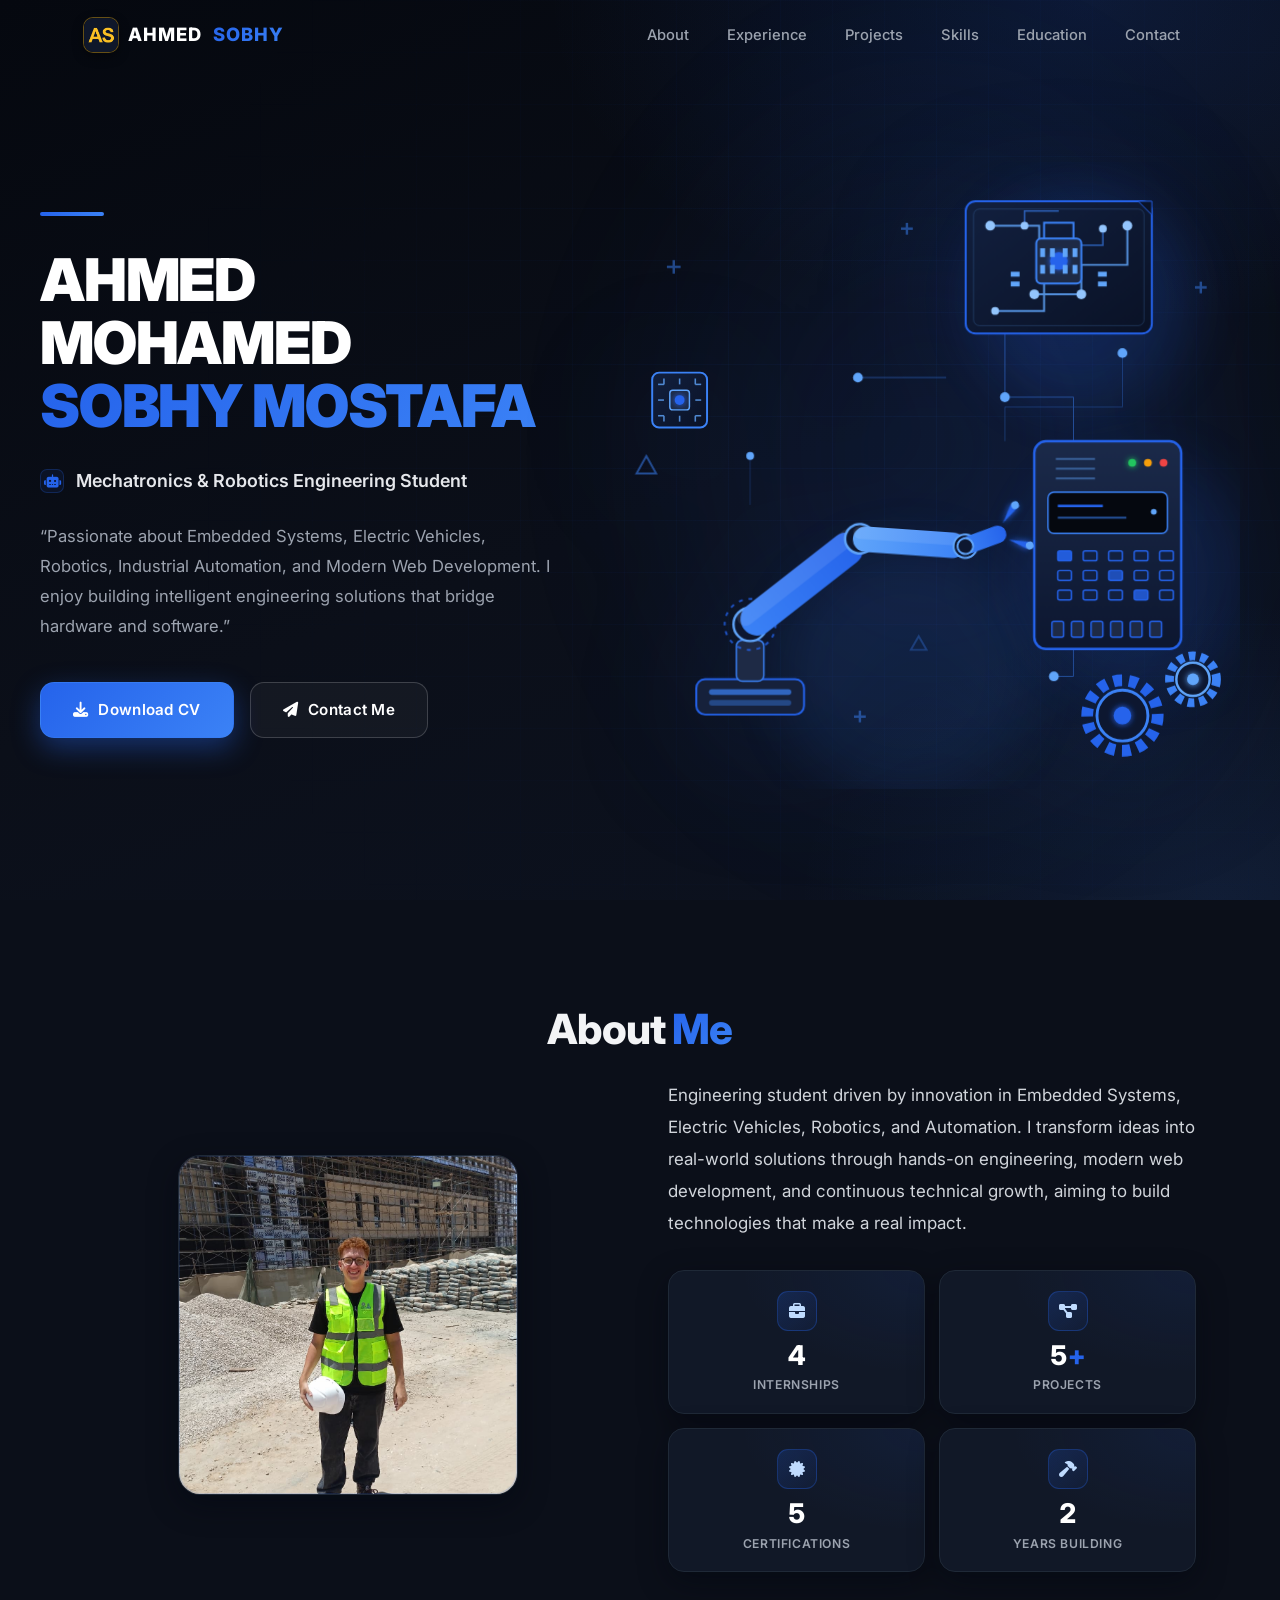
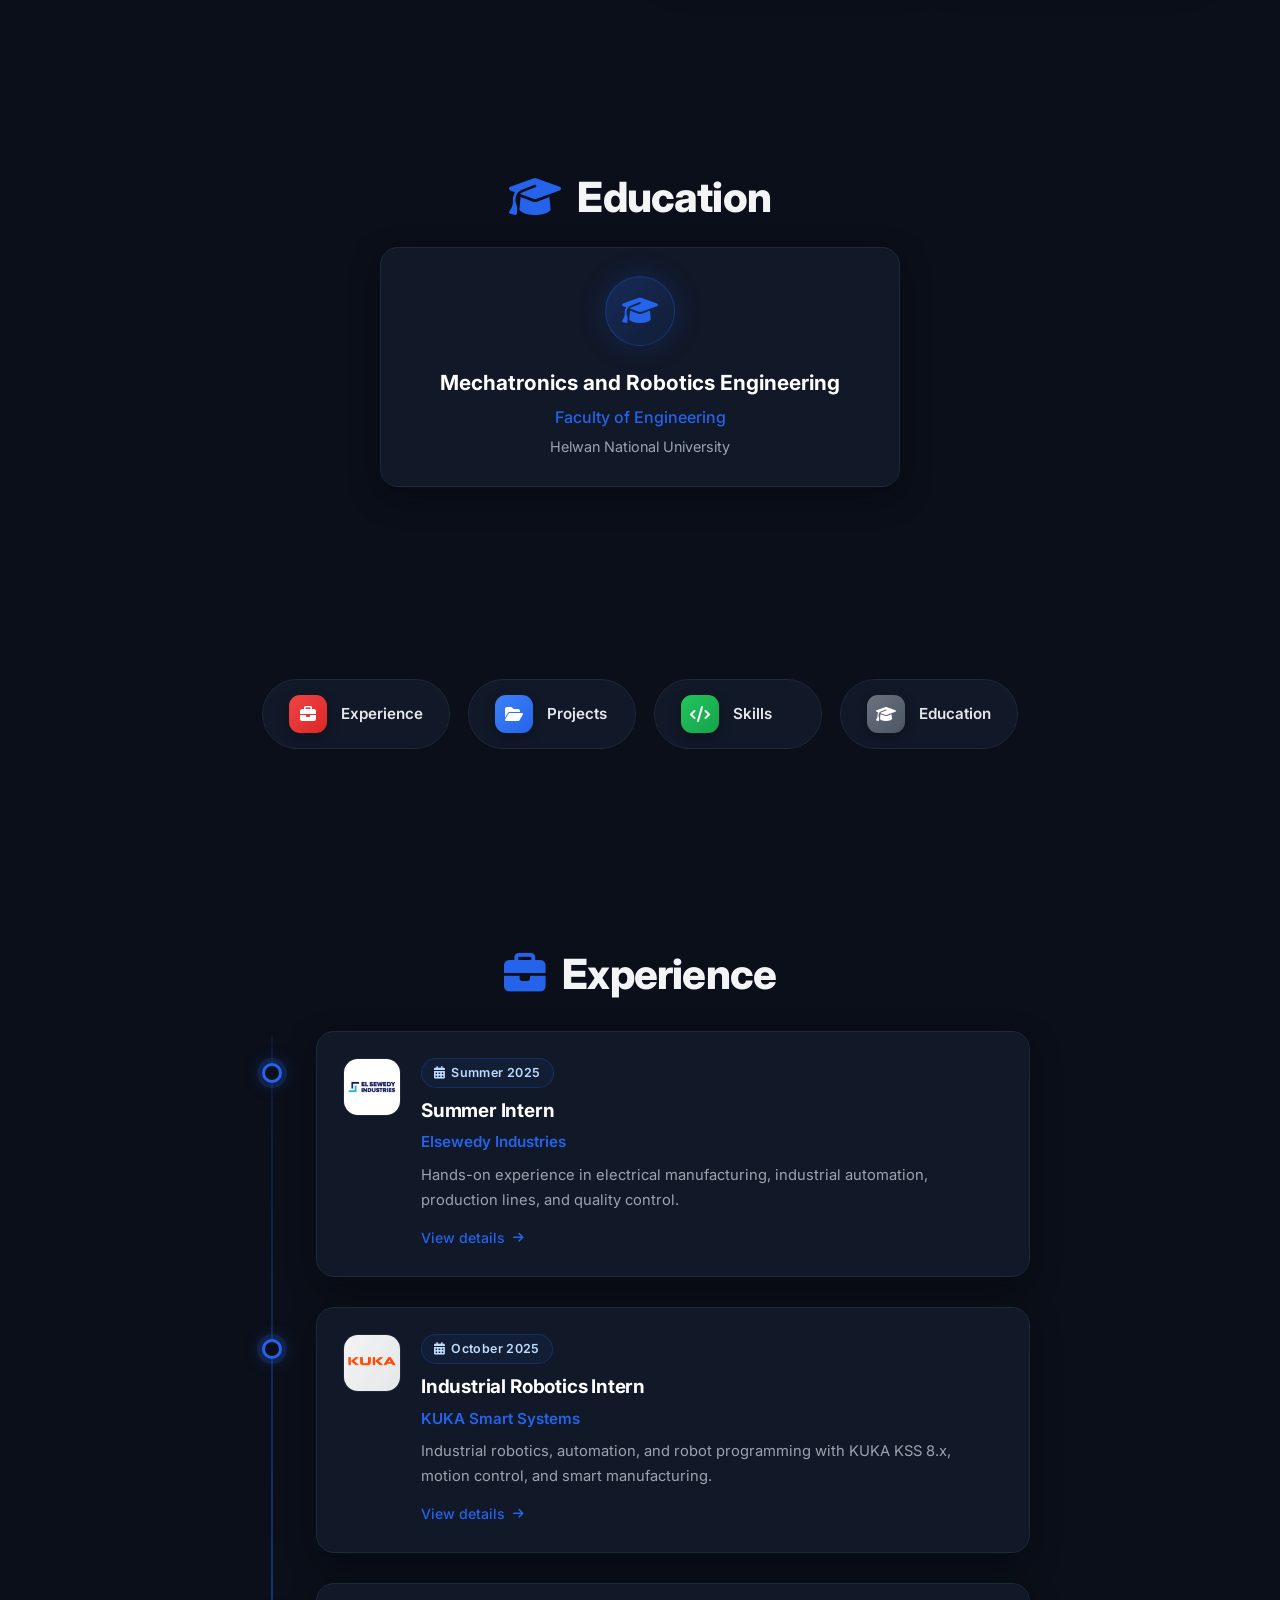
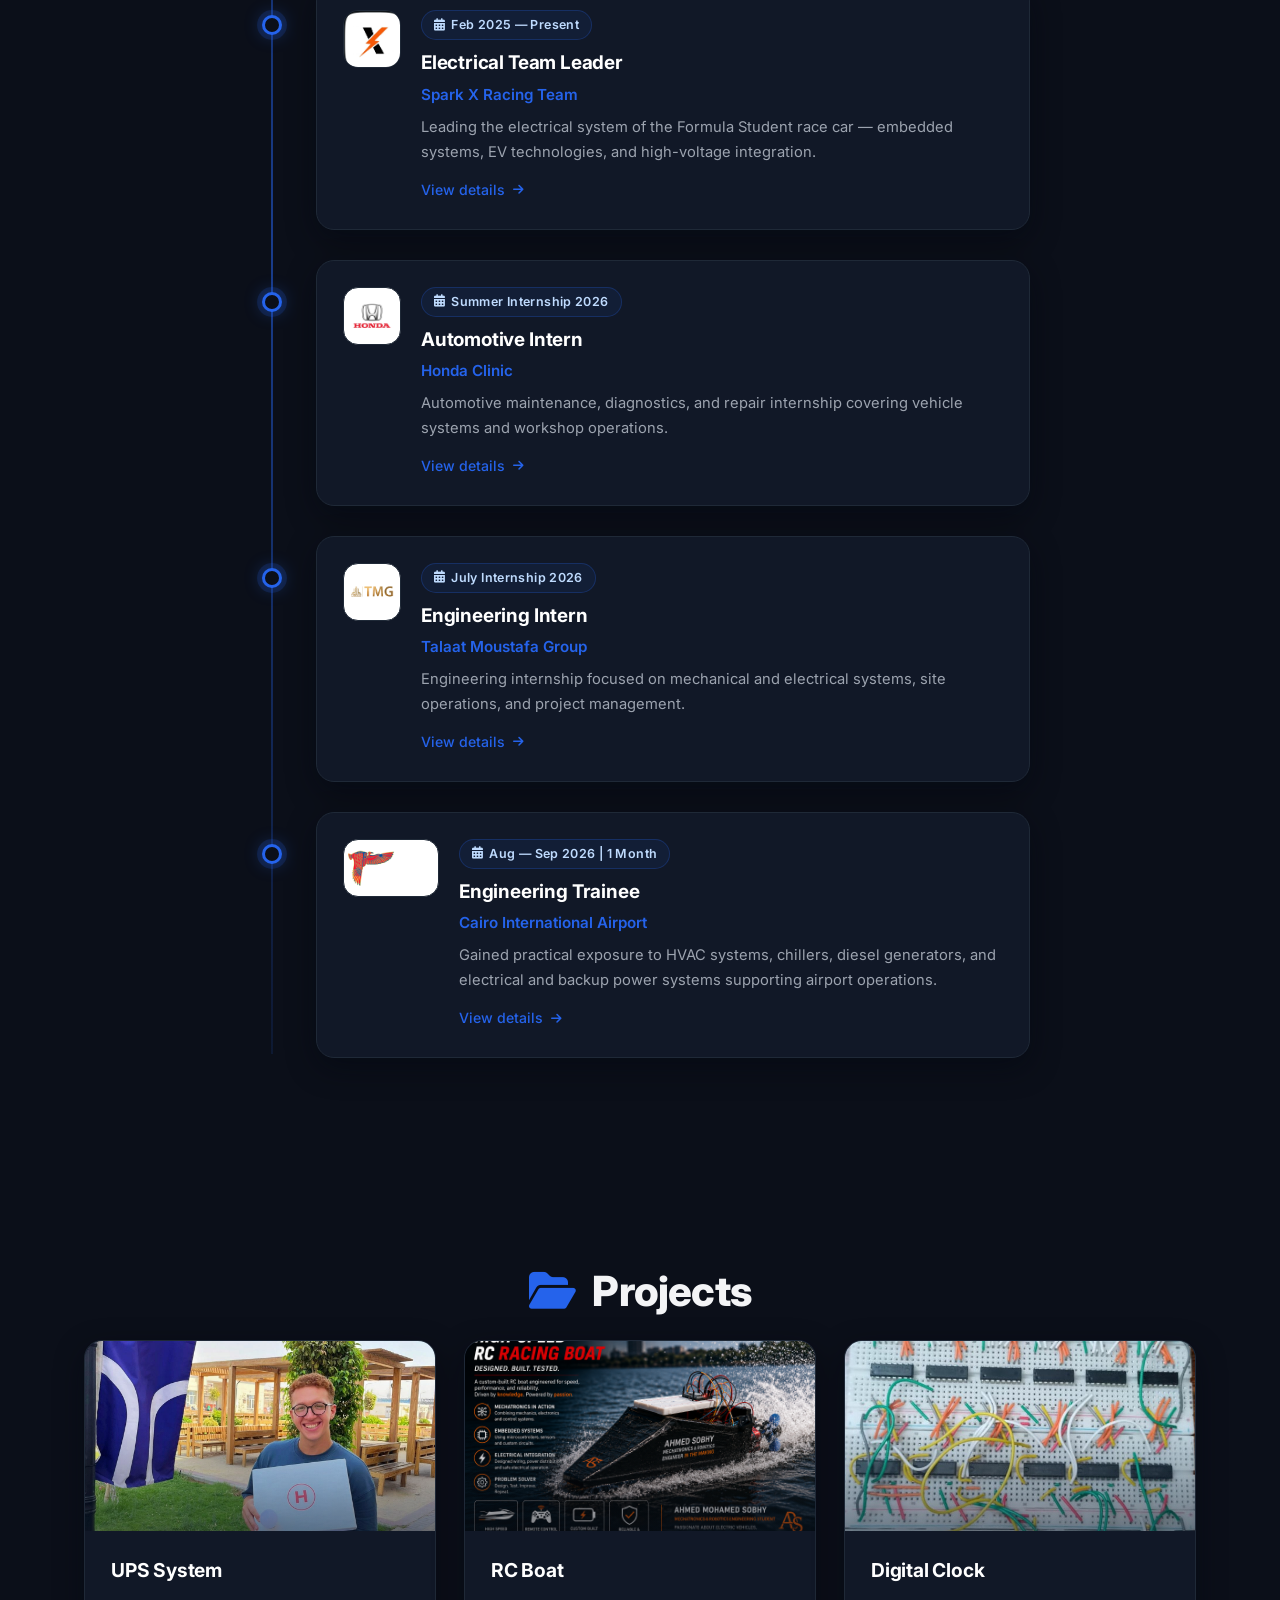
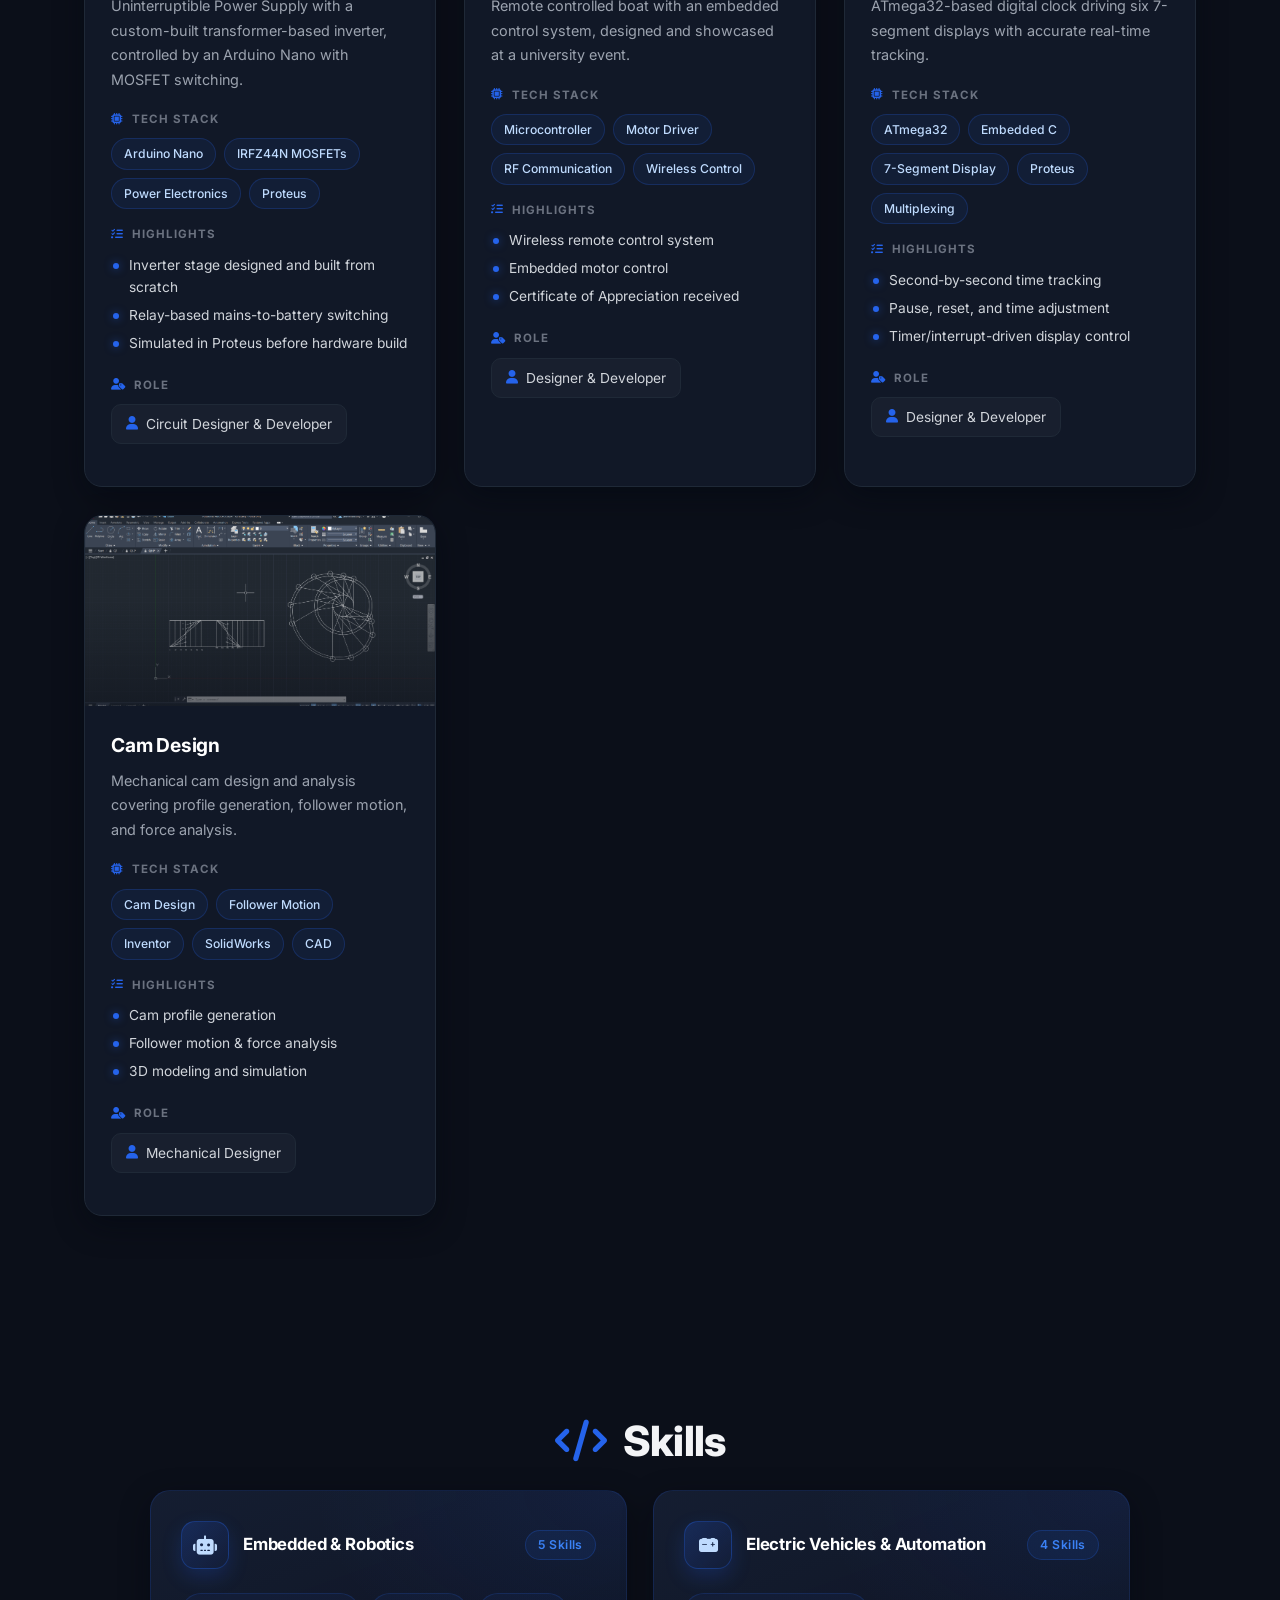
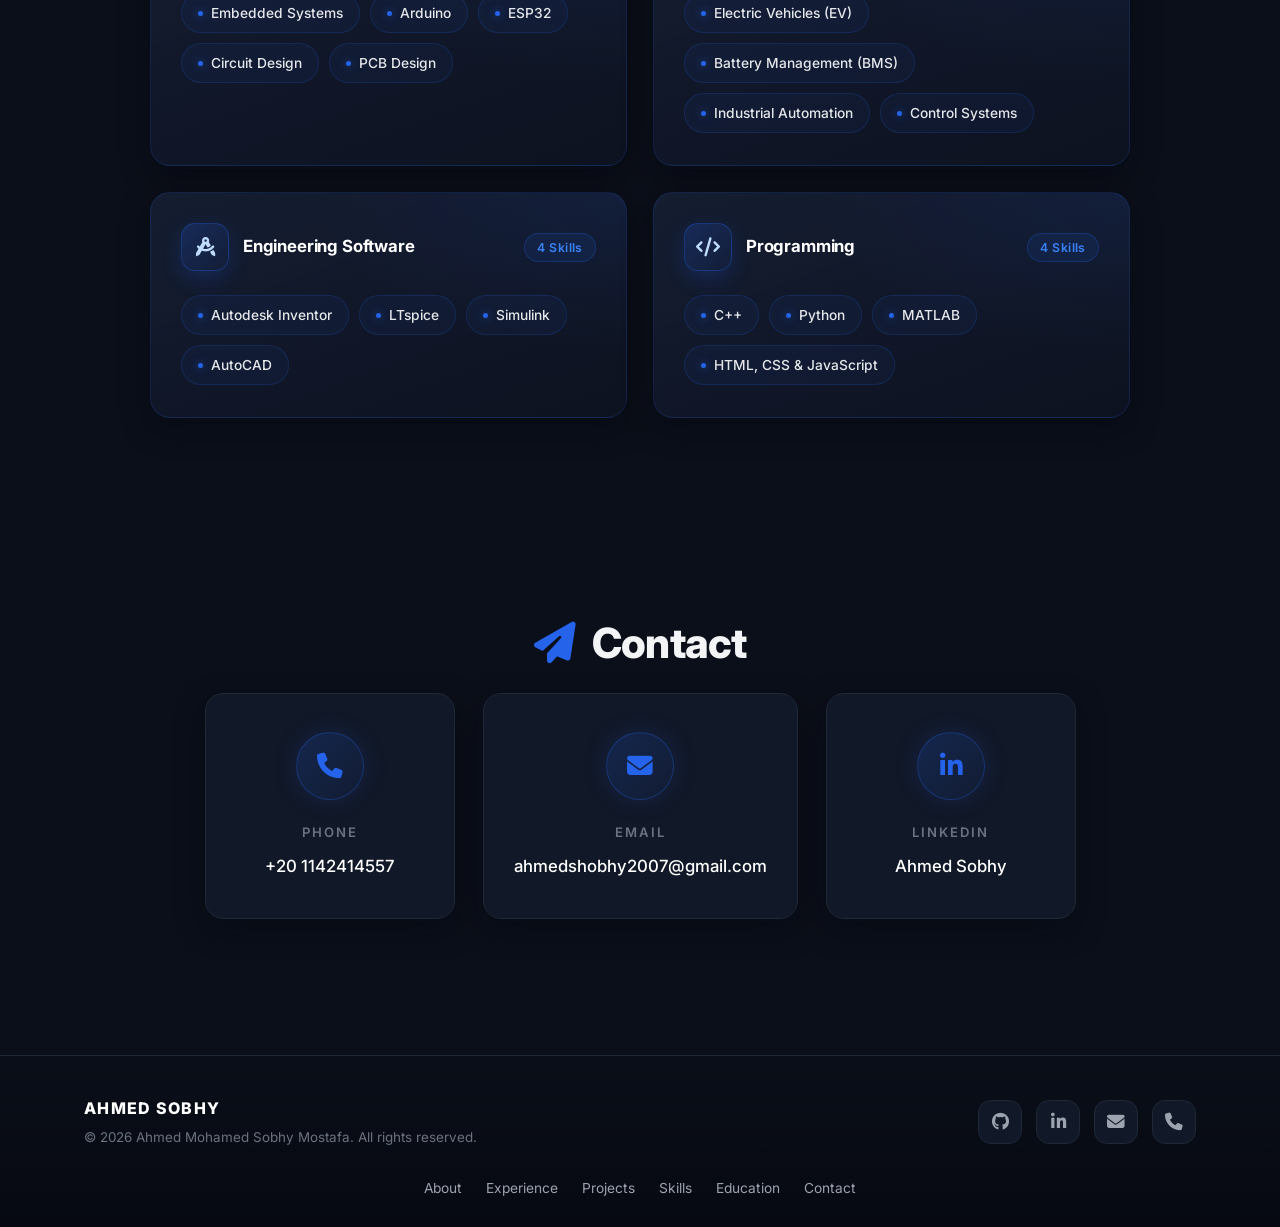
<file: index.html>
<!DOCTYPE html>
<html lang="en">
<head>
  <meta charset="UTF-8" />
  <meta name="viewport" content="width=device-width, initial-scale=1.0" />
  <title>Ahmed Mohamed Sobhy | Mechatronics &amp; Robotics Engineer</title>
  <meta name="description" content="Personal brand website of Ahmed Mohamed Sobhy Mostafa - Mechatronics & Robotics Engineering Student, Embedded Systems Engineer, Web Developer, and EV Enthusiast." />
  <link rel="icon" href="favicon.ico" sizes="48x48" />
  <link rel="icon" type="image/png" sizes="32x32" href="favicon-32x32.png" />
  <link rel="icon" type="image/png" sizes="16x16" href="favicon-16x16.png" />
  <link rel="apple-touch-icon" href="apple-touch-icon.png" />
  <link rel="manifest" href="site.webmanifest" />
  <link rel="preconnect" href="https://fonts.googleapis.com" />
  <link rel="preconnect" href="https://fonts.gstatic.com" crossorigin />
  <link href="https://fonts.googleapis.com/css2?family=Inter:wght@300;400;500;600;700;800;900&display=swap" rel="stylesheet" />
  <link rel="stylesheet" href="https://cdnjs.cloudflare.com/ajax/libs/font-awesome/6.5.1/css/all.min.css" />
  <style>
    /* ===== RESET & BASE ===== */
    *, *::before, *::after { margin: 0; padding: 0; box-sizing: border-box; }
    :root {
      --primary: #2563EB;
      --primary-hover: #3B82F6;
      --primary-soft: rgba(37,99,235,0.08);
      --dark: #0B0F19;
      --dark-card: #111827;
      --dark-card-hover: #151F33;
      --dark-border: #1F2937;
      --text: #F3F4F6;
      --text-muted: #9CA3AF;
      --radius: 18px;
      --shadow: 0 10px 30px rgba(2, 6, 16, 0.45);
      --shadow-hover: 0 22px 50px rgba(2, 6, 16, 0.6), 0 8px 30px rgba(37,99,235,0.14);
    }
    html { scroll-behavior: smooth; }
    body {
      font-family: 'Inter', sans-serif;
      background: var(--dark);
      color: var(--text);
      min-height: 100vh;
      overflow-x: hidden;
      line-height: 1.6;
      -webkit-font-smoothing: antialiased;
    }
    a { color: inherit; text-decoration: none; }
    img { max-width: 100%; display: block; }
    button { font-family: inherit; }

    /* ===== SCROLLBAR ===== */
    ::-webkit-scrollbar { width: 9px; }
    ::-webkit-scrollbar-track { background: var(--dark); }
    ::-webkit-scrollbar-thumb { background: linear-gradient(var(--primary), var(--primary-hover)); border-radius: 5px; }

    /* ===== BACKGROUND LAYERS (subtle circuit + particles) ===== */
    .bg-circuit {
      position: fixed;
      inset: 0;
      z-index: 0;
      pointer-events: none;
      background-image:
        linear-gradient(rgba(37,99,235,0.035) 1px, transparent 1px),
        linear-gradient(90deg, rgba(37,99,235,0.035) 1px, transparent 1px);
      background-size: 64px 64px;
      -webkit-mask-image: linear-gradient(to bottom, #000 0%, transparent 75%);
      mask-image: linear-gradient(to bottom, #000 0%, transparent 75%);
    }
    .bg-glow {
      position: fixed;
      inset: 0;
      z-index: 0;
      pointer-events: none;
      background:
        radial-gradient(900px 600px at 15% -5%, rgba(37,99,235,0.10), transparent 60%),
        radial-gradient(800px 500px at 90% 30%, rgba(37,99,235,0.07), transparent 60%);
    }
    .bg-particles { position: fixed; inset: 0; z-index: 0; pointer-events: none; overflow: hidden; }
    .particle {
      position: absolute;
      bottom: -12px;
      width: 5px;
      height: 5px;
      border-radius: 50%;
      background: rgba(59,130,246,0.55);
      box-shadow: 0 0 10px rgba(59,130,246,0.7);
      animation: particleUp linear infinite;
    }
    @keyframes particleUp {
      0% { transform: translateY(0); opacity: 0; }
      8% { opacity: 1; }
      92% { opacity: 1; }
      100% { transform: translateY(-108vh); opacity: 0; }
    }

    /* ===== UTILITY ===== */
    .container { max-width: 1160px; margin: 0 auto; padding: 0 24px; }
    .section { position: relative; z-index: 1; padding: 96px 0; }
    section[id] { scroll-margin-top: 92px; }
    .section-title {
      font-size: clamp(1.8rem, 4vw, 2.6rem);
      font-weight: 800;
      text-align: center;
      margin-bottom: 16px;
      letter-spacing: -0.02em;
    }
    .section-sub {
      text-align: center;
      color: var(--text-muted);
      font-size: 1.02rem;
      max-width: 560px;
      margin: 0 auto 56px;
      line-height: 1.7;
    }
    .gradient-text {
      background: linear-gradient(135deg, var(--primary), var(--primary-hover));
      -webkit-background-clip: text;
      -webkit-text-fill-color: transparent;
      background-clip: text;
    }
    .card {
      background: var(--dark-card);
      border: 1px solid var(--dark-border);
      border-radius: var(--radius);
      padding: 28px;
      box-shadow: var(--shadow);
      transition: transform 0.35s cubic-bezier(0.22, 1, 0.36, 1), box-shadow 0.35s ease, border-color 0.35s ease, background 0.35s ease;
    }
    .card:hover {
      border-color: rgba(37,99,235,0.5);
      background: var(--dark-card-hover);
      box-shadow: var(--shadow-hover);
      transform: translateY(-6px);
    }
    .card-hover { cursor: pointer; }

    /* ===== TAG ===== */
    .tag {
      display: inline-block;
      background: var(--primary-soft);
      border: 1px solid rgba(37,99,235,0.25);
      color: #BFDBFE;
      padding: 5px 14px;
      border-radius: 20px;
      font-size: 0.82rem;
      margin: 3px 3px 0 0;
    }

    /* ===== ANIMATIONS ===== */
    .fade-up {
      opacity: 0;
      transform: translateY(40px);
      transition: opacity 0.3s cubic-bezier(0.22, 1, 0.36, 1), transform 0.3s cubic-bezier(0.22, 1, 0.36, 1);
    }
    .fade-up.visible { opacity: 1; transform: translateY(0); }
    .fade-left {
      opacity: 0;
      transform: translateX(-50px);
      transition: opacity 0.3s cubic-bezier(0.22, 1, 0.36, 1), transform 0.3s cubic-bezier(0.22, 1, 0.36, 1);
    }
    .fade-left.visible { opacity: 1; transform: translateX(0); }
    .fade-right {
      opacity: 0;
      transform: translateX(50px);
      transition: opacity 0.3s cubic-bezier(0.22, 1, 0.36, 1), transform 0.3s cubic-bezier(0.22, 1, 0.36, 1);
    }
    .fade-right.visible { opacity: 1; transform: translateX(0); }
    .fade-scale {
      opacity: 0;
      transform: scale(0.92);
      transition: opacity 0.25s ease, transform 0.25s ease;
    }
    .fade-scale.visible { opacity: 1; transform: scale(1); }
    .delay-1 { transition-delay: 0.05s; }
    .delay-2 { transition-delay: 0.1s; }
    .delay-3 { transition-delay: 0.15s; }
    .delay-4 { transition-delay: 0.2s; }
    .delay-5 { transition-delay: 0.25s; }
    .delay-6 { transition-delay: 0.3s; }
    .delay-7 { transition-delay: 0.35s; }
    .delay-8 { transition-delay: 0.4s; }

    /* ===== NAVBAR ===== */
    .navbar {
      position: fixed;
      top: 0;
      left: 0;
      right: 0;
      z-index: 1000;
      padding: 18px 0;
      transition: all 0.4s ease;
      background: transparent;
    }
    .navbar.scrolled {
      padding: 12px 0;
      background: rgba(11, 15, 25, 0.55);
      -webkit-backdrop-filter: blur(18px);
      backdrop-filter: blur(18px);
      border-bottom: 1px solid rgba(37,99,235,0.15);
      box-shadow: 0 10px 30px rgba(2, 6, 16, 0.35);
    }
    .nav-container {
      display: flex;
      align-items: center;
      justify-content: space-between;
    }
    .nav-logo {
      display: flex;
      align-items: center;
      gap: 10px;
      font-size: 1.15rem;
      font-weight: 800;
      letter-spacing: 0.06em;
      color: white;
    }
    .nav-logo-img {
      width: 34px;
      height: 34px;
      border-radius: 9px;
      box-shadow: 0 0 0 1px rgba(251,191,36,0.4), 0 4px 12px rgba(0,0,0,0.45);
    }
    .nav-links {
      display: flex;
      align-items: center;
      gap: 6px;
      list-style: none;
    }
    .nav-link {
      position: relative;
      padding: 8px 16px;
      border-radius: 10px;
      font-size: 0.92rem;
      font-weight: 500;
      color: var(--text-muted);
      transition: color 0.3s ease, background 0.3s ease;
    }
    .nav-link::after {
      content: '';
      position: absolute;
      left: 16px;
      right: 16px;
      bottom: 4px;
      height: 2px;
      border-radius: 2px;
      background: linear-gradient(90deg, var(--primary), var(--primary-hover));
      transform: scaleX(0);
      transform-origin: left;
      transition: transform 0.35s ease;
    }
    .nav-link:hover { color: white; }
    .nav-link:hover::after { transform: scaleX(1); }
    .nav-link.active { color: white; background: rgba(37,99,235,0.12); }
    .nav-link.active::after { transform: scaleX(1); }
    .nav-toggle {
      display: none;
      background: none;
      border: 1px solid var(--dark-border);
      color: white;
      font-size: 1.15rem;
      padding: 9px 12px;
      border-radius: 10px;
      cursor: pointer;
      -webkit-backdrop-filter: blur(8px);
      backdrop-filter: blur(8px);
      transition: border-color 0.3s;
    }
    .nav-toggle:hover { border-color: var(--primary); }

    /* ===== HERO ===== */
    .hero {
      position: relative;
      z-index: 1;
      min-height: 100vh;
      display: flex;
      align-items: center;
      overflow: hidden;
      padding: 140px 24px 90px;
      background:
        radial-gradient(900px 550px at 85% 0%, rgba(37,99,235,0.16), transparent 60%),
        radial-gradient(700px 500px at 95% 100%, rgba(59,130,246,0.10), transparent 60%),
        linear-gradient(160deg, #05080F 0%, #0B0F19 55%, #0C1220 100%);
    }
    .hero::before {
      content: '';
      position: absolute;
      inset: 0;
      background-image:
        linear-gradient(rgba(37,99,235,0.06) 1px, transparent 1px),
        linear-gradient(90deg, rgba(37,99,235,0.06) 1px, transparent 1px);
      background-size: 52px 52px;
      -webkit-mask-image: radial-gradient(circle at 70% 45%, #000 0%, transparent 72%);
      mask-image: radial-gradient(circle at 70% 45%, #000 0%, transparent 72%);
      pointer-events: none;
    }
    .hero::after {
      content: '';
      position: absolute;
      top: 0;
      bottom: 0;
      right: 0;
      width: 55%;
      background: radial-gradient(closest-side, rgba(37,99,235,0.12), transparent);
      filter: blur(60px);
      pointer-events: none;
    }
    .hero-inner {
      position: relative;
      z-index: 2;
      width: 100%;
      max-width: 1200px;
      margin: 0 auto;
      display: grid;
      grid-template-columns: 45fr 55fr;
      gap: 60px;
      align-items: center;
    }
    .hero-content { max-width: 560px; }
    .hero-accent-line {
      display: block;
      width: 64px;
      height: 4px;
      border-radius: 2px;
      background: linear-gradient(90deg, var(--primary), var(--primary-hover));
      margin-bottom: 32px;
    }
    .hero-name {
      font-size: clamp(2.3rem, 4.6vw, 3.8rem);
      font-weight: 900;
      line-height: 1.07;
      letter-spacing: -0.02em;
      color: white;
    }
    .hero-name-line { display: block; }
    .hero-role {
      margin-top: 30px;
      display: flex;
      flex-direction: column;
      gap: 12px;
    }
    .hero-role-item {
      display: inline-flex;
      align-items: center;
      gap: 12px;
      font-size: clamp(1rem, 1.4vw, 1.15rem);
      font-weight: 600;
      color: #E5E7EB;
    }
    .hero-role-item i {
      color: var(--primary);
      width: 24px;
      height: 24px;
      border-radius: 7px;
      background: var(--primary-soft);
      border: 1px solid rgba(37,99,235,0.25);
      display: flex;
      align-items: center;
      justify-content: center;
      font-size: 0.85rem;
      flex-shrink: 0;
    }
    .hero-desc {
      margin-top: 26px;
      color: var(--text-muted);
      font-size: clamp(0.98rem, 1.3vw, 1.08rem);
      line-height: 1.8;
      max-width: 520px;
    }
    .hero-buttons {
      margin-top: 40px;
      display: flex;
      flex-wrap: wrap;
      gap: 16px;
    }
    .btn {
      display: inline-flex;
      align-items: center;
      gap: 10px;
      padding: 15px 32px;
      border-radius: 14px;
      font-weight: 600;
      font-size: 0.95rem;
      letter-spacing: 0.02em;
      transition: all 0.35s cubic-bezier(0.22, 1, 0.36, 1);
      cursor: pointer;
    }
    .btn-primary {
      background: linear-gradient(135deg, var(--primary), var(--primary-hover));
      color: white;
      border: 1px solid rgba(59,130,246,0.5);
      box-shadow: 0 10px 28px rgba(37,99,235,0.4);
    }
    .btn-primary:hover {
      transform: translateY(-3px);
      box-shadow: 0 16px 38px rgba(37,99,235,0.55);
      filter: brightness(1.08);
    }
    .btn-primary:active { transform: translateY(-1px); }
    .btn-glass {
      background: rgba(255,255,255,0.04);
      color: white;
      border: 1px solid rgba(255,255,255,0.18);
      -webkit-backdrop-filter: blur(14px);
      backdrop-filter: blur(14px);
    }
    .btn-glass:hover {
      border-color: var(--primary);
      color: var(--primary-hover);
      transform: translateY(-3px);
      background: rgba(37,99,235,0.1);
    }
    .btn-glass:active { transform: translateY(-1px); }

    /* hero entrance animations */
    @keyframes heroFadeUp {
      from { opacity: 0; transform: translateY(36px); }
      to { opacity: 1; transform: translateY(0); }
    }
    .hero-content > * {
      opacity: 0;
      animation: heroFadeUp 0.4s cubic-bezier(0.22, 1, 0.36, 1) forwards;
    }
    .hero-content > *:nth-child(1) { animation-delay: 0.03s; }
    .hero-content > *:nth-child(2) { animation-delay: 0.08s; }
    .hero-content > *:nth-child(3) { animation-delay: 0.13s; }
    .hero-content > *:nth-child(4) { animation-delay: 0.18s; }
    .hero-content > *:nth-child(5) { animation-delay: 0.23s; }
    @keyframes heroArtIn {
      from { opacity: 0; transform: translateX(50px) scale(0.96); }
      to { opacity: 1; transform: translateX(0) scale(1); }
    }
    .hero-art {
      position: relative;
      display: flex;
      align-items: center;
      justify-content: center;
      opacity: 0;
      animation: heroArtIn 0.5s cubic-bezier(0.22, 1, 0.36, 1) 0.1s forwards;
    }
    .hero-art svg {
      width: 100%;
      max-width: 640px;
      height: auto;
      filter: drop-shadow(0 24px 70px rgba(37,99,235,0.18));
    }

    /* SVG component animations */
    @keyframes spin { to { transform: rotate(360deg); } }
    @keyframes spinRev { to { transform: rotate(-360deg); } }
    @keyframes floatY { 0%, 100% { transform: translateY(0); } 50% { transform: translateY(-12px); } }
    @keyframes pulseNode { 0%, 100% { opacity: 1; } 50% { opacity: 0.3; } }
    @keyframes armSway { 0%, 100% { transform: rotate(0deg); } 50% { transform: rotate(3deg); } }
    .art-float { transform-box: fill-box; transform-origin: center; animation: floatY 7s ease-in-out infinite; }
    .art-gear { transform-box: fill-box; transform-origin: center; animation: spin 22s linear infinite; }
    .art-gear-sm { transform-box: fill-box; transform-origin: center; animation: spinRev 15s linear infinite; }
    .art-arm {
      transform-box: view-box;
      transform-origin: 140px 472px;
      animation: armSway 9s ease-in-out infinite;
    }
    .art-node { animation: pulseNode 2.6s ease-in-out infinite; }

    @media (prefers-reduced-motion: reduce) {
      .hero-content > *, .hero-art, .art-float, .art-gear, .art-gear-sm, .art-arm, .art-node, .particle {
        animation: none;
        opacity: 1;
        transform: none;
      }
    }

    /* ===== ABOUT ===== */
    .about-grid {
      display: grid;
      gap: 56px;
      align-items: center;
    }
    @media (min-width: 768px) { .about-grid { grid-template-columns: 1fr 1fr; } }
    .about-image-wrapper { display: flex; justify-content: center; }
    .about-image {
      width: 280px;
      height: 280px;
      position: relative;
      border-radius: 22px;
      background: var(--dark-card);
      border: 1px solid var(--dark-border);
      display: flex;
      align-items: center;
      justify-content: center;
      overflow: hidden;
      box-shadow: var(--shadow);
    }
    @media (min-width: 768px) { .about-image { width: 340px; height: 340px; } }
    .about-image::before {
      content: '';
      position: absolute;
      inset: -5px;
      border-radius: 26px;
      background: linear-gradient(135deg, var(--primary), var(--primary-hover));
      z-index: -1;
      opacity: 0.3;
      transform: rotate(5deg);
    }
    .about-image::after {
      content: '';
      position: absolute;
      inset: 0;
      border-radius: 22px;
      box-shadow: inset 0 0 0 1px rgba(37,99,235,0.15);
    }
    .about-text { color: #D1D5DB; line-height: 1.9; font-size: 1.06rem; }
    .about-text p + p { margin-top: 16px; }
    .about-content { display: flex; flex-direction: column; }
    .about-stats {
      display: grid;
      grid-template-columns: repeat(2, 1fr);
      gap: 14px;
      margin-top: 30px;
    }
    .stat-card {
      position: relative;
      text-align: center;
      padding: 20px 12px 18px;
      border-radius: 16px;
      background:
        radial-gradient(120% 120% at 100% 0%, rgba(37,99,235,0.08), transparent 60%),
        var(--dark-card);
      border: 1px solid var(--dark-border);
      box-shadow: var(--shadow);
      overflow: hidden;
      transition: transform 0.3s cubic-bezier(0.22, 1, 0.36, 1), border-color 0.3s ease, box-shadow 0.3s ease;
    }
    .stat-card:hover {
      transform: translateY(-4px);
      border-color: rgba(37,99,235,0.45);
      box-shadow: var(--shadow-hover);
    }
    .stat-icon {
      width: 40px;
      height: 40px;
      margin: 0 auto 10px;
      border-radius: 11px;
      display: flex;
      align-items: center;
      justify-content: center;
      font-size: 1rem;
      color: #BFDBFE;
      background: linear-gradient(135deg, rgba(37,99,235,0.2), rgba(37,99,235,0.06));
      border: 1px solid rgba(37,99,235,0.3);
      transition: transform 0.3s ease;
    }
    .stat-card:hover .stat-icon { transform: scale(1.07); }
    .stat-value {
      font-size: 1.7rem;
      font-weight: 800;
      color: white;
      letter-spacing: -0.02em;
      line-height: 1.1;
      font-variant-numeric: tabular-nums;
    }
    .stat-value.plus::after { content: '+'; color: var(--primary); }
    .stat-label {
      margin-top: 5px;
      font-size: 0.76rem;
      font-weight: 600;
      color: var(--text-muted);
      letter-spacing: 0.05em;
      text-transform: uppercase;
    }

    /* ===== BLOCKS GRID ===== */
    .blocks-grid {
      display: flex;
      flex-wrap: wrap;
      justify-content: center;
      gap: 18px;
    }
    .block-item {
      display: flex;
      align-items: center;
      gap: 14px;
      padding: 15px 26px;
      border-radius: 50px;
      background: var(--dark-card);
      border: 1px solid var(--dark-border);
      cursor: pointer;
      transition: all 0.3s ease;
      min-width: 168px;
    }
    .block-item:hover {
      border-color: var(--primary);
      background: rgba(37,99,235,0.06);
      transform: translateY(-3px);
      box-shadow: 0 10px 26px rgba(37,99,235,0.16);
    }
    .block-icon {
      width: 38px;
      height: 38px;
      border-radius: 11px;
      display: flex;
      align-items: center;
      justify-content: center;
      font-size: 1rem;
      color: white;
      flex-shrink: 0;
      transition: transform 0.3s ease;
      box-shadow: 0 4px 12px rgba(0,0,0,0.25);
    }
    .block-item:hover .block-icon { transform: scale(1.1) rotate(-4deg); }
    .block-label { font-size: 0.95rem; font-weight: 600; color: #E5E7EB; white-space: nowrap; }
    .icon-red { background: linear-gradient(135deg, #EF4444, #DC2626); }
    .icon-blue { background: linear-gradient(135deg, #3B82F6, #2563EB); }
    .icon-green { background: linear-gradient(135deg, #22C55E, #16A34A); }
    .icon-yellow { background: linear-gradient(135deg, #EAB308, #CA8A04); }
    .icon-purple { background: linear-gradient(135deg, #A855F7, #9333EA); }
    .icon-gray { background: linear-gradient(135deg, #6B7280, #4B5563); }

    /* ===== EXPERIENCE TIMELINE ===== */
    .timeline {
      position: relative;
      max-width: 780px;
      margin: 0 auto;
      padding: 8px 0;
    }
    .timeline::before {
      content: '';
      position: absolute;
      left: 21px;
      top: 12px;
      bottom: 12px;
      width: 2px;
      background: linear-gradient(to bottom, rgba(37,99,235,0.12), rgba(37,99,235,0.55), rgba(37,99,235,0.12));
    }
    .timeline-item {
      position: relative;
      padding-left: 66px;
      margin-bottom: 30px;
    }
    .timeline-item:last-child { margin-bottom: 0; }
    .timeline-dot {
      position: absolute;
      left: 12px;
      top: 32px;
      width: 20px;
      height: 20px;
      border-radius: 50%;
      background: var(--dark);
      border: 3px solid var(--primary);
      box-shadow: 0 0 0 5px rgba(37,99,235,0.16), 0 0 18px rgba(37,99,235,0.45);
      transition: all 0.3s ease;
    }
    .timeline-item:hover .timeline-dot {
      box-shadow: 0 0 0 9px rgba(37,99,235,0.22), 0 0 26px rgba(37,99,235,0.6);
    }
    .timeline-card {
      display: flex;
      align-items: flex-start;
      gap: 20px;
      padding: 26px;
    }
    .timeline-icon {
      width: 58px;
      height: 58px;
      border-radius: 15px;
      overflow: hidden;
      background: rgba(37,99,235,0.08);
      border: 1px solid var(--dark-border);
      display: flex;
      align-items: center;
      justify-content: center;
      flex-shrink: 0;
    }
    .timeline-icon img { width: 100%; height: 100%; object-fit: cover; }
    .timeline-icon.light { background: #fff; }
    .timeline-icon.light img { object-fit: contain; padding: 6px; }
    .timeline-icon.timeline-icon-wide { width: 96px; }
    .timeline-icon.timeline-icon-wide img { object-fit: contain; padding: 4px; }
    .exp-body { flex: 1; min-width: 0; }
    .exp-meta {
      display: flex;
      align-items: center;
      gap: 10px;
      margin-bottom: 8px;
      flex-wrap: wrap;
    }
    .timeline-date {
      display: inline-flex;
      align-items: center;
      gap: 6px;
      font-size: 0.78rem;
      font-weight: 600;
      color: #BFDBFE;
      background: var(--primary-soft);
      border: 1px solid rgba(37,99,235,0.25);
      padding: 4px 12px;
      border-radius: 20px;
      letter-spacing: 0.03em;
    }
    .exp-badge {
      background: rgba(34,197,94,0.12);
      border: 1px solid rgba(34,197,94,0.35);
      color: #4ADE80;
      font-size: 0.72rem;
      font-weight: 600;
      padding: 4px 12px;
      border-radius: 20px;
      letter-spacing: 0.04em;
      text-transform: uppercase;
    }
    .exp-title { font-size: 1.18rem; font-weight: 700; color: white; margin-bottom: 4px; letter-spacing: -0.01em; }
    .exp-company { color: var(--primary); font-weight: 600; margin-bottom: 8px; font-size: 0.95rem; }
    .exp-desc { color: var(--text-muted); font-size: 0.92rem; line-height: 1.7; }
    .exp-link {
      display: inline-flex;
      align-items: center;
      gap: 8px;
      margin-top: 14px;
      color: var(--primary);
      font-weight: 500;
      font-size: 0.88rem;
      transition: gap 0.3s ease, color 0.3s ease;
    }
    .timeline-card:hover .exp-link { gap: 14px; color: var(--primary-hover); }
    .exp-link i { font-size: 0.75rem; }

    /* ===== PROJECTS ===== */
    .proj-grid {
      display: grid;
      gap: 28px;
    }
    @media (min-width: 640px) { .proj-grid { grid-template-columns: repeat(2, 1fr); } }
    @media (min-width: 1024px) { .proj-grid { grid-template-columns: repeat(3, 1fr); } }
    .proj-card {
      display: flex;
      flex-direction: column;
      padding: 0;
      overflow: hidden;
      height: 100%;
    }
    .proj-image {
      position: relative;
      width: 100%;
      height: 190px;
      overflow: hidden;
      background: linear-gradient(135deg, rgba(37,99,235,0.05), rgba(37,99,235,0.12));
    }
    .proj-image::after {
      content: '';
      position: absolute;
      inset: 0;
      background: linear-gradient(to top, rgba(11,15,25,0.5), transparent 55%);
    }
    .proj-image img { width: 100%; height: 100%; object-fit: cover; transition: transform 0.6s cubic-bezier(0.22, 1, 0.36, 1); }
    .proj-card:hover .proj-image img { transform: scale(1.08); }
    .proj-body { padding: 24px 26px 26px; display: flex; flex-direction: column; flex: 1; }
    .proj-title { font-size: 1.2rem; font-weight: 700; color: white; margin-bottom: 8px; letter-spacing: -0.01em; }
    .proj-desc { font-size: 0.9rem; color: var(--text-muted); line-height: 1.7; margin-bottom: 18px; }
    .proj-block { margin-bottom: 16px; }
    .proj-block-label {
      display: flex;
      align-items: center;
      gap: 8px;
      font-size: 0.72rem;
      font-weight: 700;
      letter-spacing: 0.09em;
      text-transform: uppercase;
      color: #6B7280;
      margin-bottom: 10px;
    }
    .proj-block-label i { color: var(--primary); }
    .proj-tech { display: flex; flex-wrap: wrap; gap: 8px; }
    .tech-chip {
      font-size: 0.76rem;
      font-weight: 500;
      color: #BFDBFE;
      background: var(--primary-soft);
      border: 1px solid rgba(37,99,235,0.22);
      padding: 5px 12px;
      border-radius: 20px;
    }
    .proj-features { list-style: none; }
    .proj-features li {
      position: relative;
      padding-left: 18px;
      font-size: 0.86rem;
      color: #D1D5DB;
      line-height: 1.6;
      margin-bottom: 6px;
    }
    .proj-features li::before {
      content: '';
      position: absolute;
      left: 2px;
      top: 9px;
      width: 6px;
      height: 6px;
      border-radius: 50%;
      background: var(--primary);
      box-shadow: 0 0 8px rgba(37,99,235,0.6);
    }
    .proj-role {
      display: inline-flex;
      align-items: center;
      gap: 8px;
      font-size: 0.86rem;
      color: #D1D5DB;
      background: rgba(255,255,255,0.03);
      border: 1px solid var(--dark-border);
      padding: 8px 14px;
      border-radius: 10px;
      align-self: flex-start;
    }
    .proj-role i { color: var(--primary); }
    .proj-link {
      margin-top: 18px;
      color: var(--primary);
      font-weight: 600;
      font-size: 0.9rem;
      display: inline-flex;
      align-items: center;
      gap: 8px;
      transition: gap 0.3s ease, color 0.3s ease;
    }
    .proj-card:hover .proj-link { gap: 14px; color: var(--primary-hover); }

    /* ===== SKILLS ===== */
    .skills-grid {
      display: grid;
      grid-template-columns: repeat(2, 1fr);
      gap: 26px;
      max-width: 980px;
      margin: 0 auto;
    }
    .skill-card {
      position: relative;
      padding: 30px 30px 32px;
      border-radius: 20px;
      background:
        radial-gradient(120% 130% at 100% 0%, rgba(37,99,235,0.09), transparent 55%),
        linear-gradient(160deg, rgba(23,32,54,0.85), rgba(13,19,33,0.9));
      border: 1px solid rgba(37,99,235,0.16);
      box-shadow: var(--shadow);
      overflow: hidden;
      transition: transform 0.35s cubic-bezier(0.22, 1, 0.36, 1), border-color 0.35s ease, box-shadow 0.35s ease;
    }
    .skill-card::before {
      content: '';
      position: absolute;
      top: 0;
      left: 10%;
      right: 10%;
      height: 1px;
      background: linear-gradient(90deg, transparent, rgba(96,165,250,0.7), transparent);
      opacity: 0;
      transition: opacity 0.35s ease;
    }
    .skill-card:hover {
      border-color: rgba(37,99,235,0.45);
      box-shadow: var(--shadow-hover);
      transform: translateY(-6px);
    }
    .skill-card:hover::before { opacity: 1; }
    .skill-card-top {
      display: flex;
      align-items: center;
      justify-content: space-between;
      gap: 12px;
      margin-bottom: 24px;
    }
    .skill-card-head { display: flex; align-items: center; gap: 14px; min-width: 0; }
    .skill-icon {
      width: 48px;
      height: 48px;
      border-radius: 14px;
      display: flex;
      align-items: center;
      justify-content: center;
      font-size: 1.2rem;
      color: #BFDBFE;
      background: linear-gradient(135deg, rgba(37,99,235,0.22), rgba(37,99,235,0.05));
      border: 1px solid rgba(37,99,235,0.32);
      box-shadow: 0 8px 20px rgba(37,99,235,0.2);
      flex-shrink: 0;
      transition: transform 0.3s ease, box-shadow 0.3s ease;
    }
    .skill-card:hover .skill-icon { transform: scale(1.08) rotate(-4deg); box-shadow: 0 10px 26px rgba(37,99,235,0.32); }
    .skill-category-title {
      font-size: 1.05rem;
      font-weight: 700;
      color: white;
      letter-spacing: -0.01em;
      line-height: 1.3;
    }
    .skill-count {
      font-size: 0.76rem;
      font-weight: 600;
      color: var(--primary-hover);
      background: rgba(37,99,235,0.1);
      border: 1px solid rgba(37,99,235,0.25);
      padding: 4px 12px;
      border-radius: 999px;
      letter-spacing: 0.04em;
      white-space: nowrap;
      flex-shrink: 0;
    }
    .skill-badges { display: flex; flex-wrap: wrap; gap: 10px; }
    .skill-badge {
      display: inline-flex;
      align-items: center;
      gap: 8px;
      padding: 8px 16px;
      border-radius: 999px;
      background: rgba(37,99,235,0.06);
      border: 1px solid rgba(37,99,235,0.18);
      color: #E5E7EB;
      font-size: 0.86rem;
      font-weight: 500;
      transition: all 0.3s ease;
      cursor: default;
    }
    .skill-badge::before {
      content: '';
      width: 5px;
      height: 5px;
      border-radius: 50%;
      background: var(--primary);
      box-shadow: 0 0 8px rgba(37,99,235,0.7);
      flex-shrink: 0;
    }
    .skill-badge:hover {
      background: rgba(37,99,235,0.15);
      border-color: var(--primary);
      color: white;
      transform: translateY(-3px);
      box-shadow: 0 8px 20px rgba(37,99,235,0.24);
    }

    /* ===== EDUCATION ===== */
    .edu-card { max-width: 520px; margin: 0 auto; text-align: center; }
    .edu-icon {
      width: 70px;
      height: 70px;
      border-radius: 50%;
      background: linear-gradient(135deg, rgba(37,99,235,0.25), rgba(37,99,235,0.08));
      border: 1px solid rgba(37,99,235,0.3);
      display: flex;
      align-items: center;
      justify-content: center;
      font-size: 1.8rem;
      color: var(--primary);
      margin: 0 auto 20px;
      box-shadow: 0 0 30px rgba(37,99,235,0.2);
    }
    .edu-degree { font-size: 1.3rem; font-weight: 700; color: white; margin-bottom: 6px; }
    .edu-faculty { color: var(--primary); font-weight: 500; margin-bottom: 4px; }
    .edu-univ { font-size: 0.9rem; color: var(--text-muted); }

    /* ===== CONTACT ===== */
    .contact-grid {
      display: flex;
      justify-content: center;
      gap: 28px;
      margin-bottom: 40px;
      flex-wrap: wrap;
    }
    .contact-card {
      text-align: center;
      min-width: 250px;
      padding: 38px 30px;
      display: block;
    }
    .contact-icon {
      width: 68px;
      height: 68px;
      border-radius: 50%;
      background: linear-gradient(135deg, rgba(37,99,235,0.2), rgba(37,99,235,0.06));
      display: flex;
      align-items: center;
      justify-content: center;
      font-size: 1.6rem;
      color: var(--primary);
      margin: 0 auto 22px;
      border: 1px solid rgba(37,99,235,0.3);
      box-shadow: 0 0 26px rgba(37,99,235,0.16);
      transition: all 0.3s ease;
    }
    .contact-card:hover .contact-icon { transform: scale(1.08); box-shadow: 0 0 38px rgba(37,99,235,0.3); }
    .contact-label { font-size: 0.82rem; font-weight: 600; color: #6B7280; margin-bottom: 10px; letter-spacing: 2px; text-transform: uppercase; }
    .contact-value { color: white; font-size: 1.05rem; font-weight: 500; transition: color 0.3s; word-break: break-word; }
    .contact-value:hover { color: var(--primary); }

    /* ===== FLOATING BUTTONS ===== */
    .float-btn {
      position: fixed;
      bottom: 24px;
      width: 56px;
      height: 56px;
      border-radius: 50%;
      display: flex;
      align-items: center;
      justify-content: center;
      font-size: 1.6rem;
      z-index: 999;
      cursor: pointer;
      opacity: 0;
      transform: scale(0);
      transition: all 0.35s cubic-bezier(0.22, 1, 0.36, 1);
    }
    .float-btn.show { opacity: 1; transform: scale(1); }
    .whatsapp-float { right: 24px; background: #25D366; color: white; box-shadow: 0 6px 24px rgba(37, 211, 102, 0.45); }
    .whatsapp-float:hover { transform: scale(1.12); background: #20BD5A; }
    .whatsapp-float.show:hover { transform: scale(1.12); }
    .back-to-top {
      right: 96px;
      background: rgba(11,15,25,0.6);
      -webkit-backdrop-filter: blur(12px);
      backdrop-filter: blur(12px);
      border: 1px solid rgba(37,99,235,0.4);
      color: var(--primary);
      box-shadow: 0 6px 24px rgba(2,6,16,0.4);
    }
    .back-to-top:hover { transform: scale(1.12) translateY(-3px); color: white; background: var(--primary); }
    .back-to-top.show:hover { transform: scale(1.12) translateY(-3px); }

    /* ===== FOOTER ===== */
    .footer {
      position: relative;
      z-index: 1;
      border-top: 1px solid var(--dark-border);
      background: linear-gradient(to bottom, rgba(11,15,25,0.4), rgba(6,9,17,0.9));
      padding: 40px 0 28px;
    }
    .footer-top {
      display: flex;
      align-items: center;
      justify-content: space-between;
      gap: 24px;
      flex-wrap: wrap;
      margin-bottom: 28px;
    }
    .footer-name { font-size: 1rem; font-weight: 800; color: white; letter-spacing: 0.08em; margin-bottom: 6px; }
    .footer-copy { color: #6B7280; font-size: 0.84rem; }
    .footer-socials { display: flex; justify-content: center; gap: 14px; }
    .footer-social {
      width: 44px;
      height: 44px;
      border-radius: 13px;
      background: var(--dark-card);
      border: 1px solid var(--dark-border);
      display: flex;
      align-items: center;
      justify-content: center;
      color: var(--text-muted);
      font-size: 1.1rem;
      transition: all 0.3s ease;
    }
    .footer-social:hover {
      color: white;
      border-color: var(--primary);
      background: rgba(37,99,235,0.12);
      transform: translateY(-4px);
      box-shadow: 0 10px 24px rgba(37,99,235,0.22);
    }
    .footer-bottom {
      border-top: 1px solid var(--dark-border);
      padding-top: 22px;
      text-align: center;
    }
    .footer-top-link {
      display: inline-flex;
      align-items: center;
      gap: 8px;
      color: var(--text-muted);
      font-size: 0.85rem;
      transition: color 0.3s, gap 0.3s;
    }
    .footer-top-link:hover { color: var(--primary); gap: 12px; }
    .footer-nav {
      display: flex;
      justify-content: center;
      gap: 24px;
      flex-wrap: wrap;
      list-style: none;
    }
    .footer-nav a { color: var(--text-muted); font-size: 0.86rem; transition: color 0.3s; }
    .footer-nav a:hover { color: var(--primary); }

    /* ===== RESPONSIVE ===== */
    @media (max-width: 1023px) {
      .hero { padding: 130px 24px 80px; }
      .hero-inner { grid-template-columns: 1fr; gap: 50px; }
      .hero-art { margin-top: 40px; }
      .hero-art svg { max-width: 460px; }
    }
    @media (max-width: 768px) {
      .section { padding: 76px 0; }
      .nav-links {
        position: fixed;
        top: 0;
        right: -100%;
        width: 76%;
        max-width: 320px;
        height: 100vh;
        flex-direction: column;
        align-items: flex-start;
        justify-content: flex-start;
        gap: 6px;
        padding: 96px 28px 30px;
        background: rgba(11,15,25,0.92);
        -webkit-backdrop-filter: blur(20px);
        backdrop-filter: blur(20px);
        border-left: 1px solid var(--dark-border);
        transition: right 0.45s cubic-bezier(0.22, 1, 0.36, 1);
        z-index: 998;
      }
      .nav-links.open { right: 0; }
      .nav-link { width: 100%; padding: 14px 16px; font-size: 1.02rem; }
      .nav-link::after { display: none; }
      .nav-toggle { display: inline-flex; }
      .timeline::before { left: 17px; }
      .timeline-item { padding-left: 56px; }
      .timeline-dot { left: 8px; width: 18px; height: 18px; }
      .timeline-card { flex-direction: column; gap: 16px; }
      .timeline-icon { width: 54px; height: 54px; }
      .timeline-icon.timeline-icon-wide { width: 90px; }
      .back-to-top { right: 90px; }
    }
    @media (max-width: 640px) {
      .skills-grid { grid-template-columns: 1fr; }
      .hero-name { font-size: clamp(2.2rem, 9vw, 2.9rem); }
      .hero-art svg { max-width: 340px; }
      .hero-buttons .btn { flex: 1 1 100%; justify-content: center; }
      .contact-grid { gap: 20px; }
      .contact-card { min-width: 100%; }
    }
  </style>
</head>
<body>

  <!-- ===== BACKGROUND LAYERS ===== -->
  <div class="bg-circuit" aria-hidden="true"></div>
  <div class="bg-glow" aria-hidden="true"></div>
  <div class="bg-particles" id="bgParticles" aria-hidden="true"></div>

  <!-- ===== NAVBAR ===== -->
  <nav class="navbar" id="navbar">
    <div class="container nav-container">
      <a href="#hero" class="nav-logo">
        <img src="as-logo.png" alt="AS" class="nav-logo-img" />
        AHMED <span class="gradient-text">SOBHY</span>
      </a>
      <ul class="nav-links" id="navLinks">
        <li><a href="#about" class="nav-link active">About</a></li>
        <li><a href="#experience" class="nav-link">Experience</a></li>
        <li><a href="#projects" class="nav-link">Projects</a></li>
        <li><a href="#skills" class="nav-link">Skills</a></li>
        <li><a href="#education" class="nav-link">Education</a></li>
        <li><a href="#contact" class="nav-link">Contact</a></li>
      </ul>
      <button class="nav-toggle" id="navToggle" aria-label="Toggle navigation" aria-expanded="false" aria-controls="navLinks">
        <i class="fas fa-bars"></i>
      </button>
    </div>
  </nav>

  <!-- ===== HERO ===== -->
  <section class="hero" id="hero">
    <div class="hero-inner">
      <div class="hero-content">
        <span class="hero-accent-line"></span>
        <h1 class="hero-name">
          <span class="hero-name-line">AHMED MOHAMED</span>
          <span class="hero-name-line gradient-text">SOBHY MOSTAFA</span>
        </h1>
        <div class="hero-role">
          <span class="hero-role-item"><i class="fas fa-robot"></i> Mechatronics &amp; Robotics Engineering Student</span>
        </div>
        <p class="hero-desc">
          &ldquo;Passionate about Embedded Systems, Electric Vehicles, Robotics, Industrial Automation, and Modern Web Development. I enjoy building intelligent engineering solutions that bridge hardware and software.&rdquo;
        </p>
        <div class="hero-buttons">
          <a href="Ahmed Sobhy CV.pdf" class="btn btn-primary" download>
            <i class="fas fa-download"></i> Download CV
          </a>
          <a href="#contact" class="btn btn-glass">
            <i class="fas fa-paper-plane"></i> Contact Me
          </a>
        </div>
      </div>

      <div class="hero-art" aria-hidden="true">
        <svg viewBox="0 0 640 640" xmlns="http://www.w3.org/2000/svg">
          <defs>
            <linearGradient id="armG" x1="0" y1="0" x2="1" y2="0">
              <stop offset="0" stop-color="#3B82F6" />
              <stop offset="1" stop-color="#2563EB" />
            </linearGradient>
            <linearGradient id="armG2" x1="0" y1="0" x2="1" y2="0">
              <stop offset="0" stop-color="#60A5FA" />
              <stop offset="1" stop-color="#3B82F6" />
            </linearGradient>
            <linearGradient id="panelG" x1="0" y1="0" x2="0" y2="1">
              <stop offset="0" stop-color="#1B2A4A" />
              <stop offset="1" stop-color="#0D1730" />
            </linearGradient>
            <linearGradient id="boardG" x1="0" y1="0" x2="1" y2="1">
              <stop offset="0" stop-color="#12203F" />
              <stop offset="1" stop-color="#0A1226" />
            </linearGradient>
            <filter id="softGlow" x="-80%" y="-80%" width="260%" height="260%">
              <feGaussianBlur stdDeviation="3.5" result="b" />
              <feMerge>
                <feMergeNode in="b" />
                <feMergeNode in="SourceGraphic" />
              </feMerge>
            </filter>
            <filter id="bigGlow" x="-120%" y="-120%" width="340%" height="340%">
              <feGaussianBlur stdDeviation="30" />
            </filter>
          </defs>

          <!-- soft glows -->
          <circle cx="480" cy="140" r="110" fill="#2563EB" opacity="0.15" filter="url(#bigGlow)" />
          <circle cx="300" cy="520" r="130" fill="#3B82F6" opacity="0.10" filter="url(#bigGlow)" />
          <circle cx="540" cy="420" r="120" fill="#2563EB" opacity="0.10" filter="url(#bigGlow)" />

          <!-- circuit lines -->
          <g stroke="#3B82F6" fill="none" opacity="0.5">
            <path d="M250 220 H340" />
            <path d="M400 175 V240 H470 V285" />
            <path d="M520 195 V250 H400 V285" opacity="0.6" />
            <path d="M470 497 V525 H450" />
            <path d="M140 300 V350" opacity="0.5" />
          </g>
          <g fill="#60A5FA">
            <circle cx="250" cy="220" r="5" class="art-node" />
            <circle cx="400" cy="240" r="5" class="art-node" />
            <circle cx="520" cy="195" r="5" class="art-node" />
            <circle cx="450" cy="525" r="5" class="art-node" />
            <circle cx="140" cy="300" r="4" class="art-node" />
          </g>

          <!-- PCB -->
          <g transform="translate(360,40)">
            <g class="art-float">
              <rect x="0" y="0" width="190" height="135" rx="10" fill="url(#boardG)" stroke="#2563EB" stroke-width="2" />
              <path d="M190 0 L190 14 L176 0 Z" fill="#0A1226" stroke="#2563EB" />
              <rect x="8" y="8" width="174" height="119" rx="6" fill="none" stroke="rgba(96,165,250,0.22)" />
              <g stroke="#60A5FA" stroke-width="2" fill="none" opacity="0.85">
                <path d="M25 25 H75 V65 H118" />
                <path d="M165 25 V65 H118 V95 H70" />
                <path d="M30 112 H80 V75 H95" />
              </g>
              <g stroke="#3B82F6" stroke-width="1.6" fill="none" opacity="0.65">
                <path d="M118 45 H140 V28" />
                <path d="M60 25 V10 H95" />
              </g>
              <g fill="#93C5FD">
                <circle cx="25" cy="25" r="5" />
                <circle cx="165" cy="25" r="5" />
                <circle cx="118" cy="95" r="5" />
                <circle cx="70" cy="95" r="5" />
                <circle cx="60" cy="25" r="4" />
                <circle cx="140" cy="28" r="4" />
                <circle cx="30" cy="112" r="4" />
              </g>
              <rect x="72" y="38" width="46" height="46" rx="5" fill="#1E2A45" stroke="#3B82F6" stroke-width="2" />
              <path d="M80 38 V22 H110 V38" stroke="#3B82F6" fill="none" stroke-width="2" />
              <circle cx="95" cy="61" r="9" fill="#2563EB" filter="url(#softGlow)" />
              <g fill="#60A5FA">
                <rect x="76" y="48" width="5" height="9" />
                <rect x="86" y="48" width="5" height="9" />
                <rect x="99" y="48" width="5" height="9" />
                <rect x="109" y="48" width="5" height="9" />
                <rect x="76" y="65" width="5" height="9" />
                <rect x="86" y="65" width="5" height="9" />
                <rect x="99" y="65" width="5" height="9" />
                <rect x="109" y="65" width="5" height="9" />
                <rect x="46" y="72" width="9" height="5" />
                <rect x="46" y="82" width="9" height="5" />
                <rect x="135" y="72" width="9" height="5" />
                <rect x="135" y="82" width="9" height="5" />
              </g>
            </g>
          </g>

          <!-- PLC cabinet -->
          <g transform="translate(430,285)">
            <g class="art-float">
              <rect x="0" y="0" width="150" height="212" rx="12" fill="url(#panelG)" stroke="#2563EB" stroke-width="2.5" />
              <g stroke="rgba(96,165,250,0.45)" stroke-width="2">
                <line x1="22" y1="18" x2="62" y2="18" />
                <line x1="22" y1="28" x2="62" y2="28" />
                <line x1="22" y1="38" x2="62" y2="38" />
              </g>
              <circle cx="100" cy="22" r="4" fill="#22C55E" filter="url(#softGlow)" />
              <circle cx="116" cy="22" r="4" fill="#F59E0B" />
              <circle cx="132" cy="22" r="4" fill="#EF4444" />
              <rect x="14" y="52" width="122" height="42" rx="6" fill="#05080F" stroke="#3B82F6" stroke-width="1.5" />
              <line x1="24" y1="66" x2="70" y2="66" stroke="#2563EB" stroke-width="2.5" />
              <line x1="24" y1="78" x2="94" y2="78" stroke="#3B82F6" stroke-width="2" opacity="0.6" />
              <circle cx="122" cy="72" r="3" fill="#60A5FA" class="art-node" />
              <g fill="#12203F" stroke="#2563EB" stroke-width="1.5">
                <rect x="24" y="112" width="14" height="10" rx="2" />
                <rect x="50" y="112" width="14" height="10" rx="2" />
                <rect x="76" y="112" width="14" height="10" rx="2" />
                <rect x="102" y="112" width="14" height="10" rx="2" />
                <rect x="128" y="112" width="14" height="10" rx="2" />
                <rect x="24" y="132" width="14" height="10" rx="2" />
                <rect x="50" y="132" width="14" height="10" rx="2" />
                <rect x="76" y="132" width="14" height="10" rx="2" />
                <rect x="102" y="132" width="14" height="10" rx="2" />
                <rect x="128" y="132" width="14" height="10" rx="2" />
                <rect x="24" y="152" width="14" height="10" rx="2" />
                <rect x="50" y="152" width="14" height="10" rx="2" />
                <rect x="76" y="152" width="14" height="10" rx="2" />
                <rect x="102" y="152" width="14" height="10" rx="2" />
                <rect x="128" y="152" width="14" height="10" rx="2" />
              </g>
              <g fill="#2563EB">
                <rect x="24" y="112" width="14" height="10" rx="2" opacity="0.9" />
                <rect x="76" y="132" width="14" height="10" rx="2" opacity="0.7" />
                <rect x="102" y="152" width="14" height="10" rx="2" opacity="0.8" />
              </g>
              <g fill="#1E2A45" stroke="#2563EB" stroke-width="1.5">
                <rect x="18" y="184" width="12" height="16" rx="2" />
                <rect x="38" y="184" width="12" height="16" rx="2" />
                <rect x="58" y="184" width="12" height="16" rx="2" />
                <rect x="78" y="184" width="12" height="16" rx="2" />
                <rect x="98" y="184" width="12" height="16" rx="2" />
                <rect x="118" y="184" width="12" height="16" rx="2" />
              </g>
            </g>
          </g>

          <!-- floating chip -->
          <g transform="translate(40,215)">
            <g class="art-float">
              <rect x="0" y="0" width="56" height="56" rx="7" fill="url(#boardG)" stroke="#3B82F6" stroke-width="2" />
              <rect x="18" y="18" width="20" height="20" rx="3" fill="#1E2A45" stroke="#60A5FA" stroke-width="1.5" />
              <circle cx="28" cy="28" r="5" fill="#2563EB" filter="url(#softGlow)" />
              <g stroke="#60A5FA" stroke-width="1.6" opacity="0.8">
                <line x1="12" y1="6" x2="12" y2="12" />
                <line x1="28" y1="6" x2="28" y2="12" />
                <line x1="44" y1="6" x2="44" y2="12" />
                <line x1="12" y1="44" x2="12" y2="50" />
                <line x1="28" y1="44" x2="28" y2="50" />
                <line x1="44" y1="44" x2="44" y2="50" />
                <line x1="6" y1="12" x2="12" y2="12" />
                <line x1="6" y1="28" x2="12" y2="28" />
                <line x1="6" y1="44" x2="12" y2="44" />
                <line x1="44" y1="12" x2="50" y2="12" />
                <line x1="44" y1="28" x2="50" y2="28" />
                <line x1="44" y1="44" x2="50" y2="44" />
              </g>
            </g>
          </g>

          <!-- robotic arm -->
          <g transform="translate(140,560)">
            <rect x="-55" y="-32" width="110" height="36" rx="9" fill="#16213B" stroke="#2563EB" stroke-width="2" />
            <rect x="-42" y="-22" width="84" height="6" rx="3" fill="#3B82F6" opacity="0.7" />
            <rect x="-42" y="-11" width="84" height="6" rx="3" fill="#3B82F6" opacity="0.4" />
            <rect x="-14" y="-72" width="28" height="42" rx="6" fill="#1E2A45" stroke="#3B82F6" stroke-width="1.5" />
            <circle cx="0" cy="-88" r="26" fill="none" stroke="#2563EB" stroke-width="2" stroke-dasharray="4 6" opacity="0.8" />
            <g class="art-arm">
              <circle cx="0" cy="-88" r="17" fill="#0D1730" stroke="#60A5FA" stroke-width="2.5" />
              <g transform="translate(0,-88) rotate(-38)">
                <rect x="-8" y="-17" width="150" height="34" rx="17" fill="url(#armG)" />
                <rect x="-8" y="-17" width="150" height="17" rx="8.5" fill="rgba(255,255,255,0.09)" />
                <circle cx="142" cy="0" r="15" fill="#0D1730" stroke="#60A5FA" stroke-width="2.5" />
                <g transform="translate(142,0) rotate(42)">
                  <rect x="-7" y="-13" width="115" height="26" rx="13" fill="url(#armG2)" />
                  <rect x="-7" y="-13" width="115" height="13" rx="6.5" fill="rgba(255,255,255,0.09)" />
                  <circle cx="108" cy="0" r="12" fill="#0D1730" stroke="#60A5FA" stroke-width="2" />
                  <g transform="translate(108,0) rotate(-24)">
                    <rect x="-4" y="-9" width="48" height="18" rx="9" fill="url(#armG)" />
                    <circle cx="0" cy="0" r="8" fill="#0D1730" stroke="#60A5FA" stroke-width="2" />
                    <path d="M44 -9 L58 -24 L66 -20 Z" fill="#2563EB" filter="url(#softGlow)" />
                    <path d="M44 9 L58 24 L66 20 Z" fill="#2563EB" filter="url(#softGlow)" />
                    <circle cx="62" cy="-22" r="4" fill="#60A5FA" class="art-node" />
                    <circle cx="62" cy="22" r="4" fill="#60A5FA" class="art-node" />
                  </g>
                </g>
              </g>
            </g>
          </g>

          <!-- gears -->
          <g transform="translate(520,565)">
            <g class="art-gear">
              <circle r="36" fill="none" stroke="#2563EB" stroke-width="12" stroke-dasharray="9 7" />
              <circle r="26" fill="#0D1730" stroke="#3B82F6" stroke-width="3" />
              <circle r="9" fill="#2563EB" filter="url(#softGlow)" />
            </g>
          </g>
          <g transform="translate(592,528)">
            <g class="art-gear-sm">
              <circle r="24" fill="none" stroke="#3B82F6" stroke-width="9" stroke-dasharray="7 5" />
              <circle r="17" fill="#0D1730" stroke="#60A5FA" stroke-width="2.5" />
              <circle r="6" fill="#60A5FA" filter="url(#softGlow)" />
            </g>
          </g>

          <!-- tech accents -->
          <g stroke="#3B82F6" stroke-width="2.5" opacity="0.5">
            <path d="M62 100 v14 M55 107 h14" />
            <path d="M300 62 v12 M294 68 h12" />
            <path d="M252 560 v12 M246 566 h12" />
            <path d="M600 122 v12 M594 128 h12" />
          </g>
          <g fill="none" stroke="#3B82F6" stroke-width="2" opacity="0.55">
            <path d="M34 300 l10 18 h-20 Z" />
            <path d="M312 484 l8 14 h-16 Z" opacity="0.6" />
          </g>
        </svg>
      </div>
    </div>
  </section>

  <!-- ===== ABOUT ME ===== -->
  <section class="section" id="about">
    <div class="container">
      <h2 class="section-title">About <span class="gradient-text">Me</span></h2>
      <div class="about-grid">
        <div class="about-image-wrapper fade-left">
            <div class="about-image" style="overflow:hidden; padding:0;">
            <img src="about-new.jpeg" alt="Ahmed Mohamed Sobhy" style="width:100%;height:100%;object-fit:cover;" />
          </div>
        </div>
        <div class="about-content fade-right">
          <div class="about-text">
            <p>
              Engineering student driven by innovation in Embedded Systems, Electric Vehicles, Robotics, and Automation. I transform ideas into real-world solutions through hands-on engineering, modern web development, and continuous technical growth, aiming to build technologies that make a real impact.
            </p>
          </div>
          <div class="about-stats fade-up delay-1">
            <div class="stat-card">
              <div class="stat-icon"><i class="fas fa-briefcase"></i></div>
              <div class="stat-value" data-count="4">0</div>
              <div class="stat-label">Internships</div>
            </div>
            <div class="stat-card">
              <div class="stat-icon"><i class="fas fa-diagram-project"></i></div>
              <div class="stat-value plus" data-count="5">0</div>
              <div class="stat-label">Projects</div>
            </div>
            <div class="stat-card">
              <div class="stat-icon"><i class="fas fa-certificate"></i></div>
              <div class="stat-value" data-count="5">0</div>
              <div class="stat-label">Certifications</div>
            </div>
            <div class="stat-card">
              <div class="stat-icon"><i class="fas fa-hammer"></i></div>
              <div class="stat-value" data-count="2">0</div>
              <div class="stat-label">Years Building</div>
            </div>
          </div>
        </div>
      </div>
    </div>
  </section>

  <!-- ===== EDUCATION ===== -->
  <section class="section" id="education">
    <div class="container">
      <h2 class="section-title"><i class="fas fa-graduation-cap" style="color:var(--primary);margin-right:10px;"></i> Education</h2>
      <div class="card edu-card fade-scale">
        <div class="edu-icon"><i class="fas fa-graduation-cap"></i></div>
        <div class="edu-degree">Mechatronics and Robotics Engineering</div>
        <div class="edu-faculty">Faculty of Engineering</div>
        <div class="edu-univ">Helwan National University</div>
      </div>
    </div>
  </section>

  <!-- ===== BLOCKS GRID ===== -->
  <section class="section">
    <div class="container">
      <div class="blocks-grid">
        <a href="#experience" class="block-item fade-up">
          <div class="block-icon icon-red"><i class="fas fa-briefcase"></i></div>
          <span class="block-label">Experience</span>
        </a>
        <a href="#projects" class="block-item fade-up delay-1">
          <div class="block-icon icon-blue"><i class="fas fa-folder-open"></i></div>
          <span class="block-label">Projects</span>
        </a>
        <a href="#skills" class="block-item fade-up delay-2">
          <div class="block-icon icon-green"><i class="fas fa-code"></i></div>
          <span class="block-label">Skills</span>
        </a>
        <a href="#education" class="block-item fade-up delay-3">
          <div class="block-icon icon-gray"><i class="fas fa-graduation-cap"></i></div>
          <span class="block-label">Education</span>
        </a>
      </div>
    </div>
  </section>

  <!-- ===== EXPERIENCE ===== -->
  <section class="section" id="experience">
    <div class="container">
      <h2 class="section-title"><i class="fas fa-briefcase" style="color:var(--primary);margin-right:10px;"></i> Experience</h2>
      <div class="timeline">

        <!-- ELSEWEDY -->
        <div class="timeline-item fade-up">
          <div class="timeline-dot"></div>
          <a href="elsewedy-details.html" class="card card-hover timeline-card">
            <div class="timeline-icon"><img src="elsewedy-logo.jpg" alt="Elsewedy" /></div>
            <div class="exp-body">
              <div class="exp-meta">
                <span class="timeline-date"><i class="fas fa-calendar-alt"></i> Summer 2025</span>
              </div>
              <div class="exp-title">Summer Intern</div>
              <div class="exp-company">Elsewedy Industries</div>
              <p class="exp-desc">Hands-on experience in electrical manufacturing, industrial automation, production lines, and quality control.</p>
              <span class="exp-link">View details <i class="fas fa-arrow-right"></i></span>
            </div>
          </a>
        </div>

        <!-- KUKA -->
        <div class="timeline-item fade-up delay-1">
          <div class="timeline-dot"></div>
          <a href="kuka-details.html" class="card card-hover timeline-card">
            <div class="timeline-icon"><img src="kuka-logo.png" alt="KUKA" /></div>
            <div class="exp-body">
              <div class="exp-meta">
                <span class="timeline-date"><i class="fas fa-calendar-alt"></i> October 2025</span>
              </div>
              <div class="exp-title">Industrial Robotics Intern</div>
              <div class="exp-company">KUKA Smart Systems</div>
              <p class="exp-desc">Industrial robotics, automation, and robot programming with KUKA KSS 8.x, motion control, and smart manufacturing.</p>
              <span class="exp-link">View details <i class="fas fa-arrow-right"></i></span>
            </div>
          </a>
        </div>

        <!-- SPARK X -->
        <div class="timeline-item fade-up delay-2">
          <div class="timeline-dot"></div>
          <a href="sparkx-details.html" class="card card-hover timeline-card">
            <div class="timeline-icon"><img src="sparkx-logo.jpeg" alt="Spark X" /></div>
            <div class="exp-body">
              <div class="exp-meta">
                <span class="timeline-date"><i class="fas fa-calendar-alt"></i> Feb 2025 &mdash; Present</span>
              </div>
              <div class="exp-title">Electrical Team Leader</div>
              <div class="exp-company">Spark X Racing Team</div>
              <p class="exp-desc">Leading the electrical system of the Formula Student race car &mdash; embedded systems, EV technologies, and high-voltage integration.</p>
              <span class="exp-link">View details <i class="fas fa-arrow-right"></i></span>
            </div>
          </a>
        </div>

        <!-- HONDA -->
        <div class="timeline-item fade-up delay-3">
          <div class="timeline-dot"></div>
          <a href="honda-clinic-details.html" class="card card-hover timeline-card">
            <div class="timeline-icon light"><img src="honda-clinic-logo.webp" alt="Honda Clinic" /></div>
            <div class="exp-body">
              <div class="exp-meta">
                <span class="timeline-date"><i class="fas fa-calendar-alt"></i> Summer Internship 2026</span>
              </div>
              <div class="exp-title">Automotive Intern</div>
              <div class="exp-company">Honda Clinic</div>
              <p class="exp-desc">Automotive maintenance, diagnostics, and repair internship covering vehicle systems and workshop operations.</p>
              <span class="exp-link">View details <i class="fas fa-arrow-right"></i></span>
            </div>
          </a>
        </div>

        <!-- TMG -->
        <div class="timeline-item fade-up delay-4">
          <div class="timeline-dot"></div>
          <a href="tmg-details.html" class="card card-hover timeline-card">
            <div class="timeline-icon light"><img src="tmg-logo.webp" alt="TMG" /></div>
            <div class="exp-body">
              <div class="exp-meta">
                <span class="timeline-date"><i class="fas fa-calendar-alt"></i> July Internship 2026</span>
              </div>
              <div class="exp-title">Engineering Intern</div>
              <div class="exp-company">Talaat Moustafa Group</div>
              <p class="exp-desc">Engineering internship focused on mechanical and electrical systems, site operations, and project management.</p>
              <span class="exp-link">View details <i class="fas fa-arrow-right"></i></span>
            </div>
          </a>
        </div>

        <!-- CAIRO INTERNATIONAL AIRPORT -->
        <div class="timeline-item fade-up delay-6">
          <div class="timeline-dot"></div>
          <a href="airport-details.html" class="card card-hover timeline-card">
            <div class="timeline-icon light timeline-icon-wide"><img src="airport-logo.png" alt="Cairo International Airport" /></div>
            <div class="exp-body">
              <div class="exp-meta">
                <span class="timeline-date"><i class="fas fa-calendar-alt"></i> Aug &mdash; Sep 2026 | 1 Month</span>
              </div>
              <div class="exp-title">Engineering Trainee</div>
              <div class="exp-company">Cairo International Airport</div>
              <p class="exp-desc">Gained practical exposure to HVAC systems, chillers, diesel generators, and electrical and backup power systems supporting airport operations.</p>
              <span class="exp-link">View details <i class="fas fa-arrow-right"></i></span>
            </div>
          </a>
        </div>

      </div>
    </div>
  </section>

  <!-- ===== PROJECTS ===== -->
  <section class="section" id="projects">
    <div class="container">
      <h2 class="section-title"><i class="fas fa-folder-open" style="color:var(--primary);margin-right:10px;"></i> Projects</h2>
      <div class="proj-grid">

        <!-- UPS SYSTEM -->
        <a href="ups-details.html" class="card card-hover proj-card fade-scale">
          <div class="proj-image"><img src="ups-project/ups-01.jpeg" alt="UPS System" /></div>
          <div class="proj-body">
            <div class="proj-title">UPS System</div>
            <p class="proj-desc">Uninterruptible Power Supply with a custom-built transformer-based inverter, controlled by an Arduino Nano with MOSFET switching.</p>
            <div class="proj-block">
              <div class="proj-block-label"><i class="fas fa-microchip"></i> Tech Stack</div>
              <div class="proj-tech">
                <span class="tech-chip">Arduino Nano</span>
                <span class="tech-chip">IRFZ44N MOSFETs</span>
                <span class="tech-chip">Power Electronics</span>
                <span class="tech-chip">Proteus</span>
              </div>
            </div>
            <div class="proj-block">
              <div class="proj-block-label"><i class="fas fa-list-check"></i> Highlights</div>
              <ul class="proj-features">
                <li>Inverter stage designed and built from scratch</li>
                <li>Relay-based mains-to-battery switching</li>
                <li>Simulated in Proteus before hardware build</li>
              </ul>
            </div>
            <div class="proj-block">
              <div class="proj-block-label"><i class="fas fa-user-tag"></i> Role</div>
              <span class="proj-role"><i class="fas fa-user"></i> Circuit Designer &amp; Developer</span>
            </div>
          </div>
        </a>

        <!-- RC BOAT -->
        <a href="rcboat-details.html" class="card card-hover proj-card fade-scale">
          <div class="proj-image"><img src="rcboat-cover.png" alt="RC Boat" /></div>
          <div class="proj-body">
            <div class="proj-title">RC Boat</div>
            <p class="proj-desc">Remote controlled boat with an embedded control system, designed and showcased at a university event.</p>
            <div class="proj-block">
              <div class="proj-block-label"><i class="fas fa-microchip"></i> Tech Stack</div>
              <div class="proj-tech">
                <span class="tech-chip">Microcontroller</span>
                <span class="tech-chip">Motor Driver</span>
                <span class="tech-chip">RF Communication</span>
                <span class="tech-chip">Wireless Control</span>
              </div>
            </div>
            <div class="proj-block">
              <div class="proj-block-label"><i class="fas fa-list-check"></i> Highlights</div>
              <ul class="proj-features">
                <li>Wireless remote control system</li>
                <li>Embedded motor control</li>
                <li>Certificate of Appreciation received</li>
              </ul>
            </div>
            <div class="proj-block">
              <div class="proj-block-label"><i class="fas fa-user-tag"></i> Role</div>
              <span class="proj-role"><i class="fas fa-user"></i> Designer &amp; Developer</span>
            </div>
          </div>
        </a>

        <!-- DIGITAL CLOCK -->
        <a href="digital-clock-details.html" class="card card-hover proj-card fade-scale delay-1">
          <div class="proj-image"><img src="digital-clock.jpeg" alt="Digital Clock" /></div>
          <div class="proj-body">
            <div class="proj-title">Digital Clock</div>
            <p class="proj-desc">ATmega32-based digital clock driving six 7-segment displays with accurate real-time tracking.</p>
            <div class="proj-block">
              <div class="proj-block-label"><i class="fas fa-microchip"></i> Tech Stack</div>
              <div class="proj-tech">
                <span class="tech-chip">ATmega32</span>
                <span class="tech-chip">Embedded C</span>
                <span class="tech-chip">7-Segment Display</span>
                <span class="tech-chip">Proteus</span>
                <span class="tech-chip">Multiplexing</span>
              </div>
            </div>
            <div class="proj-block">
              <div class="proj-block-label"><i class="fas fa-list-check"></i> Highlights</div>
              <ul class="proj-features">
                <li>Second-by-second time tracking</li>
                <li>Pause, reset, and time adjustment</li>
                <li>Timer/interrupt-driven display control</li>
              </ul>
            </div>
            <div class="proj-block">
              <div class="proj-block-label"><i class="fas fa-user-tag"></i> Role</div>
              <span class="proj-role"><i class="fas fa-user"></i> Designer &amp; Developer</span>
            </div>
          </div>
        </a>

        <!-- CAM DESIGN -->
        <a href="cam-design-details.html" class="card card-hover proj-card fade-scale delay-2">
          <div class="proj-image"><img src="cam1.png" alt="Cam Design" /></div>
          <div class="proj-body">
            <div class="proj-title">Cam Design</div>
            <p class="proj-desc">Mechanical cam design and analysis covering profile generation, follower motion, and force analysis.</p>
            <div class="proj-block">
              <div class="proj-block-label"><i class="fas fa-microchip"></i> Tech Stack</div>
              <div class="proj-tech">
                <span class="tech-chip">Cam Design</span>
                <span class="tech-chip">Follower Motion</span>
                <span class="tech-chip">Inventor</span>
                <span class="tech-chip">SolidWorks</span>
                <span class="tech-chip">CAD</span>
              </div>
            </div>
            <div class="proj-block">
              <div class="proj-block-label"><i class="fas fa-list-check"></i> Highlights</div>
              <ul class="proj-features">
                <li>Cam profile generation</li>
                <li>Follower motion &amp; force analysis</li>
                <li>3D modeling and simulation</li>
              </ul>
            </div>
            <div class="proj-block">
              <div class="proj-block-label"><i class="fas fa-user-tag"></i> Role</div>
              <span class="proj-role"><i class="fas fa-user"></i> Mechanical Designer</span>
            </div>
          </div>
        </a>

      </div>
    </div>
  </section>

  <!-- ===== SKILLS ===== -->
  <section class="section" id="skills">
    <div class="container">
      <h2 class="section-title"><i class="fas fa-code" style="color:var(--primary);margin-right:10px;"></i> Skills</h2>
      <div class="skills-grid">

        <!-- EMBEDDED & ROBOTICS -->
        <div class="skill-card fade-up">
          <div class="skill-card-top">
            <div class="skill-card-head">
              <div class="skill-icon"><i class="fas fa-robot"></i></div>
              <div class="skill-category-title">Embedded &amp; Robotics</div>
            </div>
            <span class="skill-count">5 Skills</span>
          </div>
          <div class="skill-badges">
            <span class="skill-badge">Embedded Systems</span>
            <span class="skill-badge">Arduino</span>
            <span class="skill-badge">ESP32</span>
            <span class="skill-badge">Circuit Design</span>
            <span class="skill-badge">PCB Design</span>
          </div>
        </div>

        <!-- EV & AUTOMATION -->
        <div class="skill-card fade-up delay-1">
          <div class="skill-card-top">
            <div class="skill-card-head">
              <div class="skill-icon"><i class="fas fa-car-battery"></i></div>
              <div class="skill-category-title">Electric Vehicles &amp; Automation</div>
            </div>
            <span class="skill-count">4 Skills</span>
          </div>
          <div class="skill-badges">
            <span class="skill-badge">Electric Vehicles (EV)</span>
            <span class="skill-badge">Battery Management (BMS)</span>
            <span class="skill-badge">Industrial Automation</span>
            <span class="skill-badge">Control Systems</span>
          </div>
        </div>

        <!-- ENGINEERING SOFTWARE -->
        <div class="skill-card fade-up delay-2">
          <div class="skill-card-top">
            <div class="skill-card-head">
              <div class="skill-icon"><i class="fas fa-compass-drafting"></i></div>
              <div class="skill-category-title">Engineering Software</div>
            </div>
            <span class="skill-count">4 Skills</span>
          </div>
          <div class="skill-badges">
            <span class="skill-badge">Autodesk Inventor</span>
            <span class="skill-badge">LTspice</span>
            <span class="skill-badge">Simulink</span>
            <span class="skill-badge">AutoCAD</span>
          </div>
        </div>

        <!-- PROGRAMMING -->
        <div class="skill-card fade-up delay-3">
          <div class="skill-card-top">
            <div class="skill-card-head">
              <div class="skill-icon"><i class="fas fa-code"></i></div>
              <div class="skill-category-title">Programming</div>
            </div>
            <span class="skill-count">4 Skills</span>
          </div>
          <div class="skill-badges">
            <span class="skill-badge">C++</span>
            <span class="skill-badge">Python</span>
            <span class="skill-badge">MATLAB</span>
            <span class="skill-badge">HTML, CSS &amp; JavaScript</span>
          </div>
        </div>

      </div>
    </div>
  </section>

  <!-- ===== CONTACT ===== -->
  <section class="section" id="contact">
    <div class="container">
      <h2 class="section-title"><i class="fas fa-paper-plane" style="color:var(--primary);margin-right:10px;"></i> Contact</h2>
      <div class="contact-grid">
        <a href="tel:+201142414557" class="card contact-card fade-up">
          <div class="contact-icon"><i class="fas fa-phone"></i></div>
          <div class="contact-label">Phone</div>
          <span class="contact-value">+20 1142414557</span>
        </a>
        <a href="mailto:ahmedshobhy2007@gmail.com" class="card contact-card fade-up delay-1">
          <div class="contact-icon"><i class="fas fa-envelope"></i></div>
          <div class="contact-label">Email</div>
          <span class="contact-value">ahmedshobhy2007@gmail.com</span>
        </a>
        <a href="https://www.linkedin.com/in/ahmedsobhyyy" target="_blank" class="card contact-card fade-up delay-2">
          <div class="contact-icon"><i class="fab fa-linkedin-in"></i></div>
          <div class="contact-label">LinkedIn</div>
          <span class="contact-value">Ahmed Sobhy</span>
        </a>
      </div>
    </div>
  </section>

  <!-- ===== WHATSAPP FLOATING BUTTON ===== -->
  <a href="https://wa.me/201142414557" target="_blank" class="float-btn whatsapp-float" id="whatsappFloat" aria-label="Chat on WhatsApp">
    <i class="fab fa-whatsapp"></i>
  </a>

  <!-- ===== BACK TO TOP ===== -->
  <button class="float-btn back-to-top" id="backToTop" aria-label="Back to top">
    <i class="fas fa-arrow-up"></i>
  </button>

  <!-- ===== FOOTER ===== -->
  <footer class="footer">
    <div class="container">
      <div class="footer-top">
        <div>
          <div class="footer-name">AHMED SOBHY</div>
          <p class="footer-copy">&copy; 2026 Ahmed Mohamed Sobhy Mostafa. All rights reserved.</p>
        </div>
        <div class="footer-socials">
          <a href="https://github.com/ahmedshobhy" target="_blank" class="footer-social" aria-label="GitHub"><i class="fab fa-github"></i></a>
          <a href="https://www.linkedin.com/in/ahmedsobhyyy" target="_blank" class="footer-social" aria-label="LinkedIn"><i class="fab fa-linkedin-in"></i></a>
          <a href="mailto:ahmedshobhy2007@gmail.com" class="footer-social" aria-label="Email"><i class="fas fa-envelope"></i></a>
          <a href="tel:+201142414557" class="footer-social" aria-label="Phone"><i class="fas fa-phone"></i></a>
        </div>
      </div>
      <nav class="footer-nav">
        <a href="#about">About</a>
        <a href="#experience">Experience</a>
        <a href="#projects">Projects</a>
        <a href="#skills">Skills</a>
        <a href="#education">Education</a>
        <a href="#contact">Contact</a>
      </nav>
    </div>
  </footer>

  <script>
    // ===== NAVBAR SCROLL STATE + SCROLLSPY + FLOATS =====
    const navbar = document.getElementById('navbar');
    const navLinks = document.getElementById('navLinks');
    const navToggle = document.getElementById('navToggle');
    const backToTop = document.getElementById('backToTop');
    const whatsappBtn = document.getElementById('whatsappFloat');
    const sections = document.querySelectorAll('section[id]');

    const onScroll = () => {
      const y = window.scrollY;
      navbar.classList.toggle('scrolled', y > 20);
      backToTop.classList.toggle('show', y > 400);
      whatsappBtn.classList.toggle('show', y > 400);

      let current = 'hero';
      sections.forEach(sec => {
        if (y >= sec.offsetTop - 140) current = sec.id;
      });
      document.querySelectorAll('.nav-link').forEach(link => {
        link.classList.toggle('active', link.getAttribute('href') === '#' + current);
      });
    };
    window.addEventListener('scroll', onScroll, { passive: true });
    onScroll();

    // ===== MOBILE NAV TOGGLE =====
    navToggle.addEventListener('click', () => {
      const open = navLinks.classList.toggle('open');
      navToggle.setAttribute('aria-expanded', String(open));
      navToggle.innerHTML = open ? '<i class="fas fa-times"></i>' : '<i class="fas fa-bars"></i>';
    });
    navLinks.querySelectorAll('a').forEach(link => {
      link.addEventListener('click', () => {
        navLinks.classList.remove('open');
        navToggle.setAttribute('aria-expanded', 'false');
        navToggle.innerHTML = '<i class="fas fa-bars"></i>';
      });
    });

    // ===== BACK TO TOP =====
    backToTop.addEventListener('click', () => window.scrollTo({ top: 0, behavior: 'smooth' }));

    // ===== STAT COUNT-UP =====
    const statValues = document.querySelectorAll('.stat-value[data-count]');
    const statsObserver = new IntersectionObserver((entries) => {
      entries.forEach(entry => {
        if (!entry.isIntersecting) return;
        const el = entry.target;
        const target = parseInt(el.dataset.count, 10);
        const duration = 1100;
        const start = performance.now();
        const ease = t => 1 - Math.pow(1 - t, 3);
        const tick = (now) => {
          const p = Math.min((now - start) / duration, 1);
          el.textContent = Math.round(ease(p) * target);
          if (p < 1) requestAnimationFrame(tick);
        };
        requestAnimationFrame(tick);
        statsObserver.unobserve(el);
      });
    }, { threshold: 0.4 });
    statValues.forEach(el => statsObserver.observe(el));

    // ===== PARTICLES =====
    const particleBox = document.getElementById('bgParticles');
    const particleCount = Math.min(24, Math.floor(window.innerWidth / 60));
    for (let i = 0; i < particleCount; i++) {
      const p = document.createElement('span');
      p.className = 'particle';
      const size = 2 + Math.random() * 5;
      p.style.left = Math.random() * 100 + '%';
      p.style.width = size + 'px';
      p.style.height = size + 'px';
      p.style.animationDuration = (9 + Math.random() * 10) + 's';
      p.style.animationDelay = (-Math.random() * 14) + 's';
      p.style.opacity = 0.25 + Math.random() * 0.5;
      particleBox.appendChild(p);
    }

    // ===== SCROLL ANIMATIONS (Intersection Observer) =====
    const animateElements = document.querySelectorAll('.fade-up, .fade-left, .fade-right, .fade-scale');

    const observer = new IntersectionObserver((entries) => {
      entries.forEach(entry => {
        if (entry.isIntersecting) {
          entry.target.classList.add('visible');
        }
      });
    }, { threshold: 0.15, rootMargin: '0px' });

    animateElements.forEach(el => observer.observe(el));

  </script>

</body>
</html>
</file>
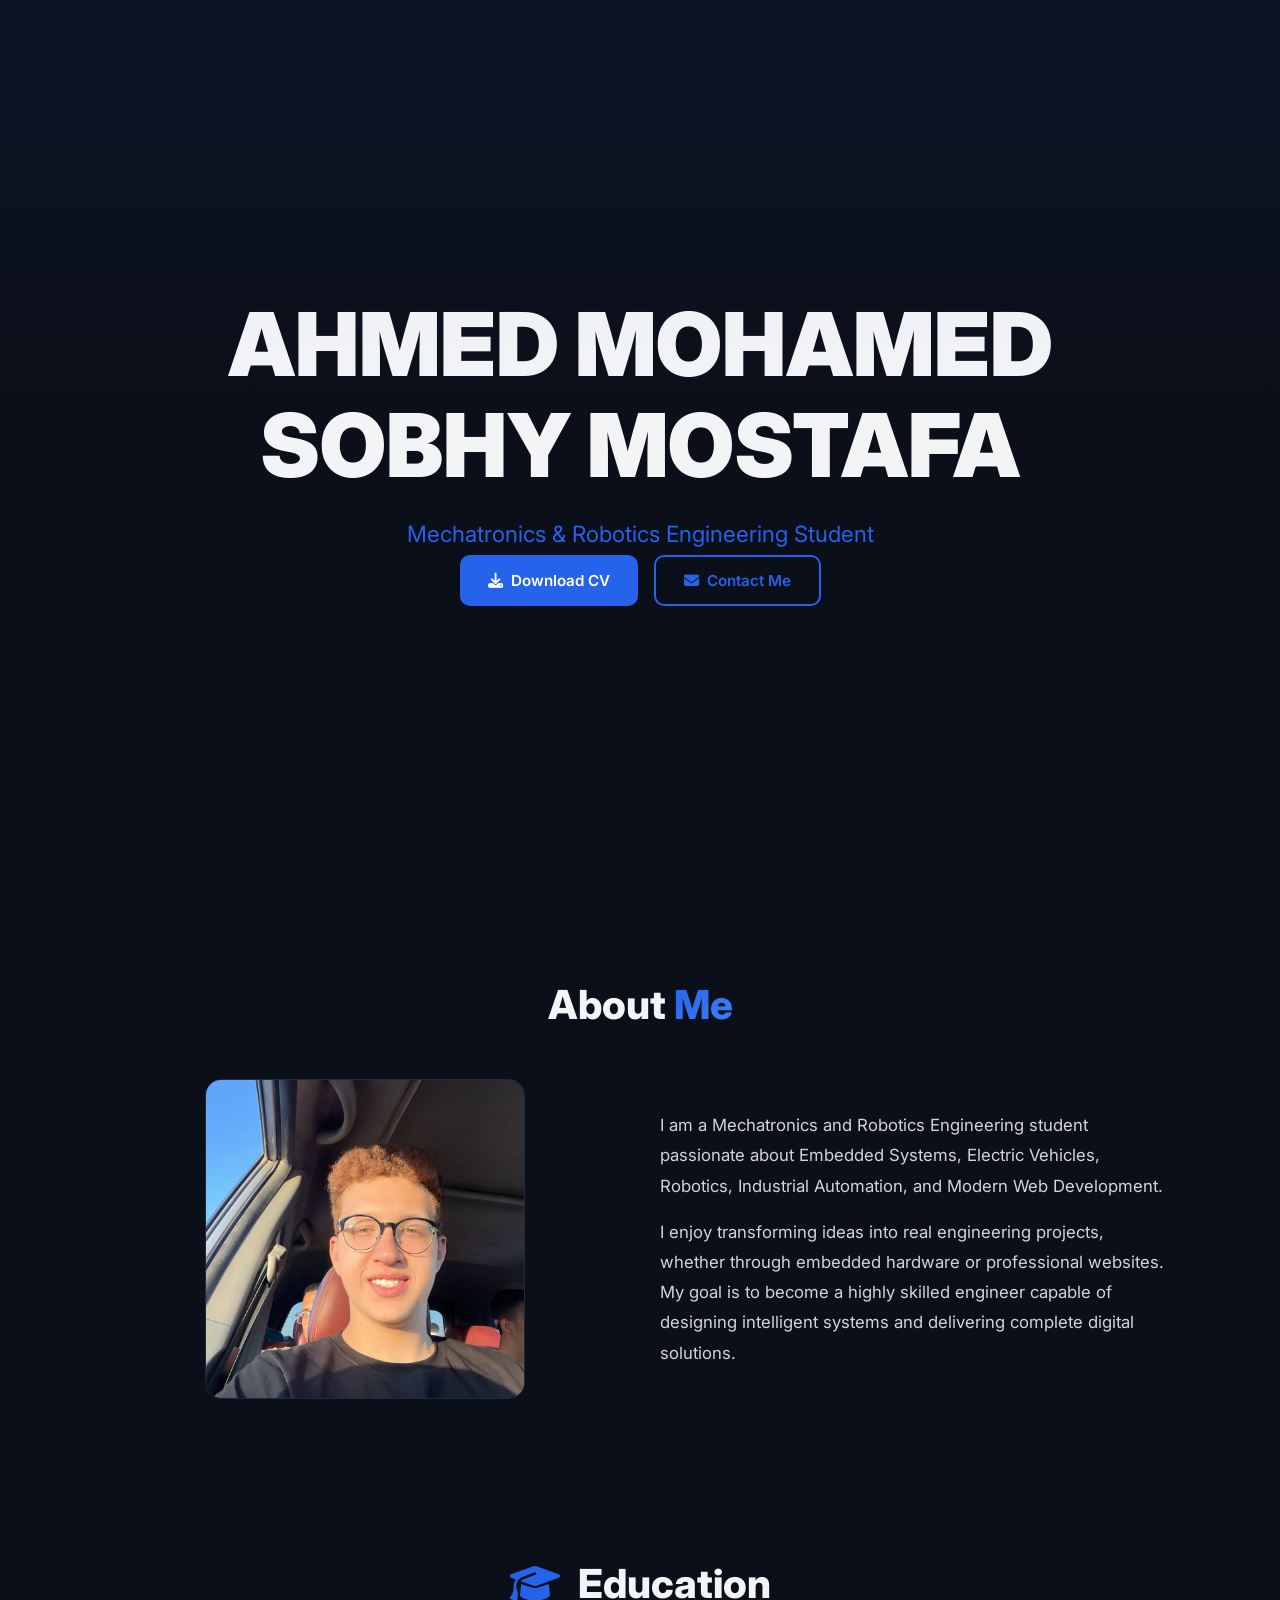
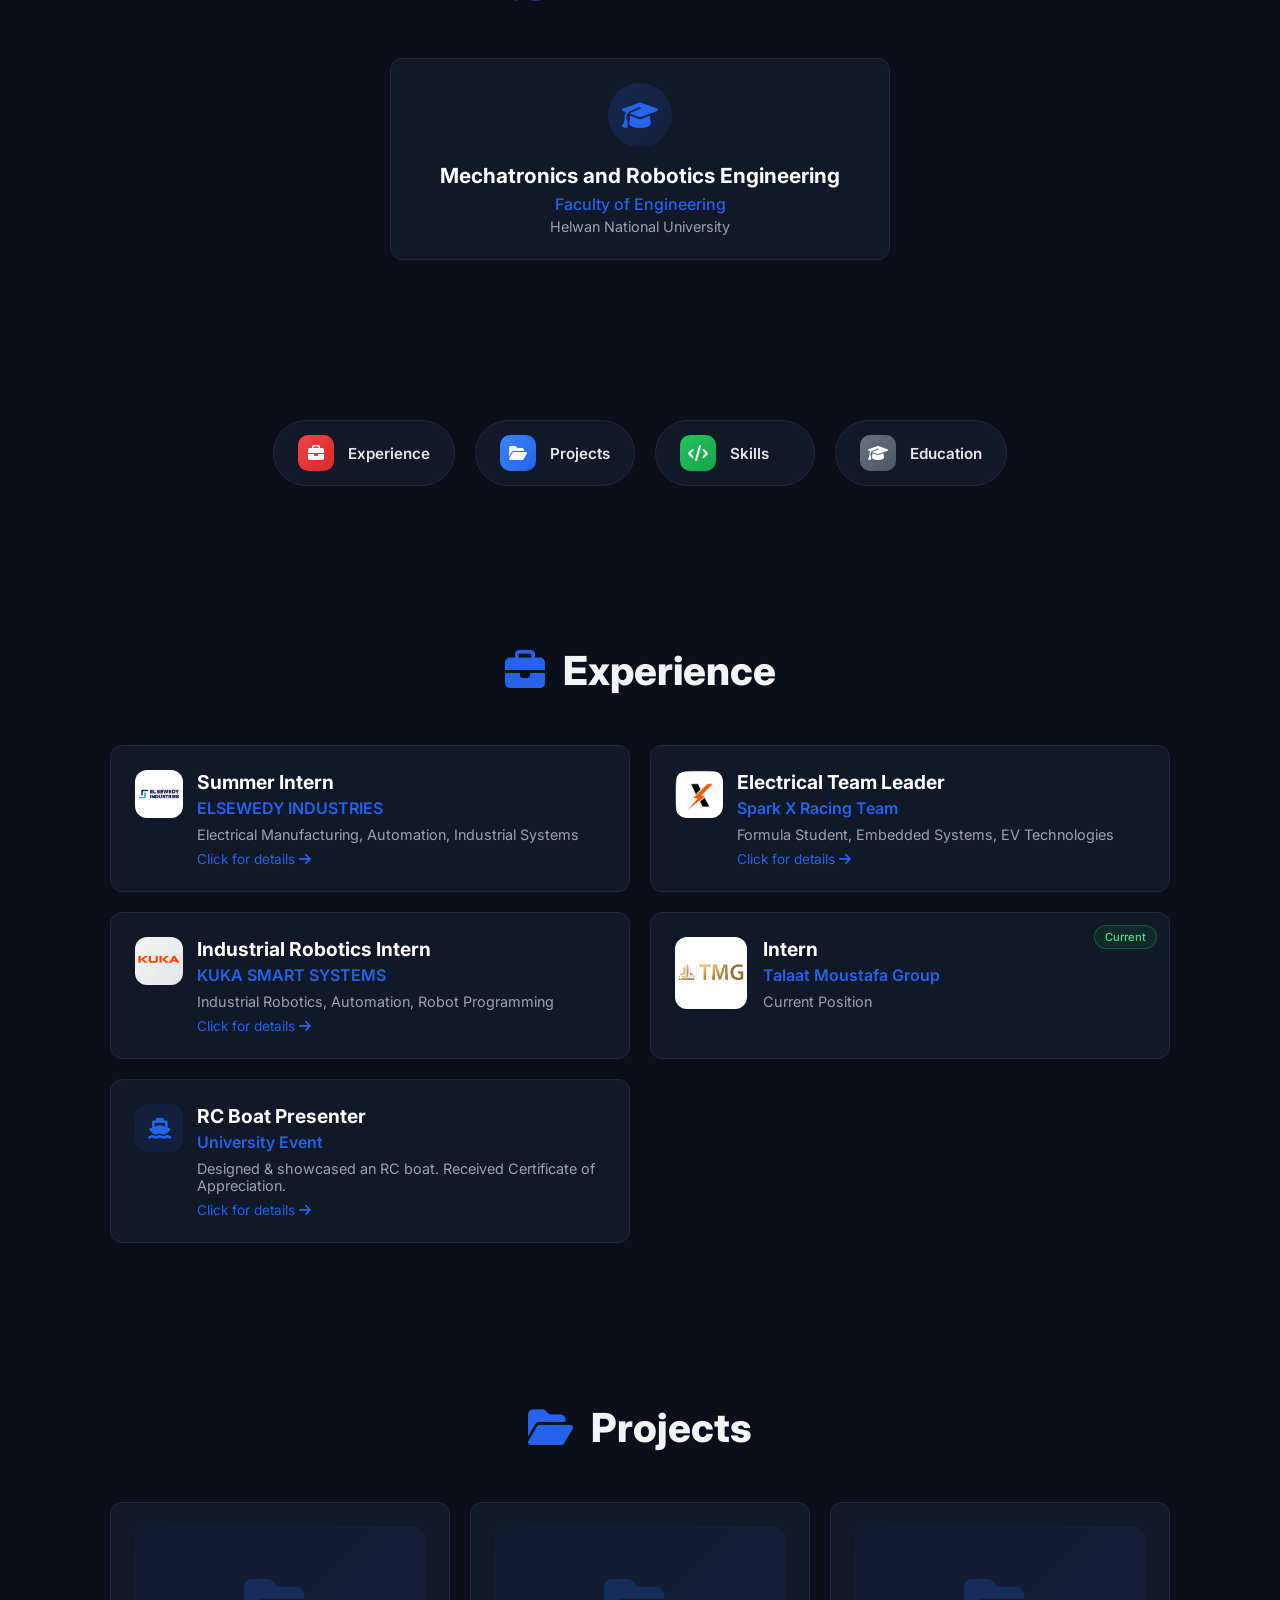
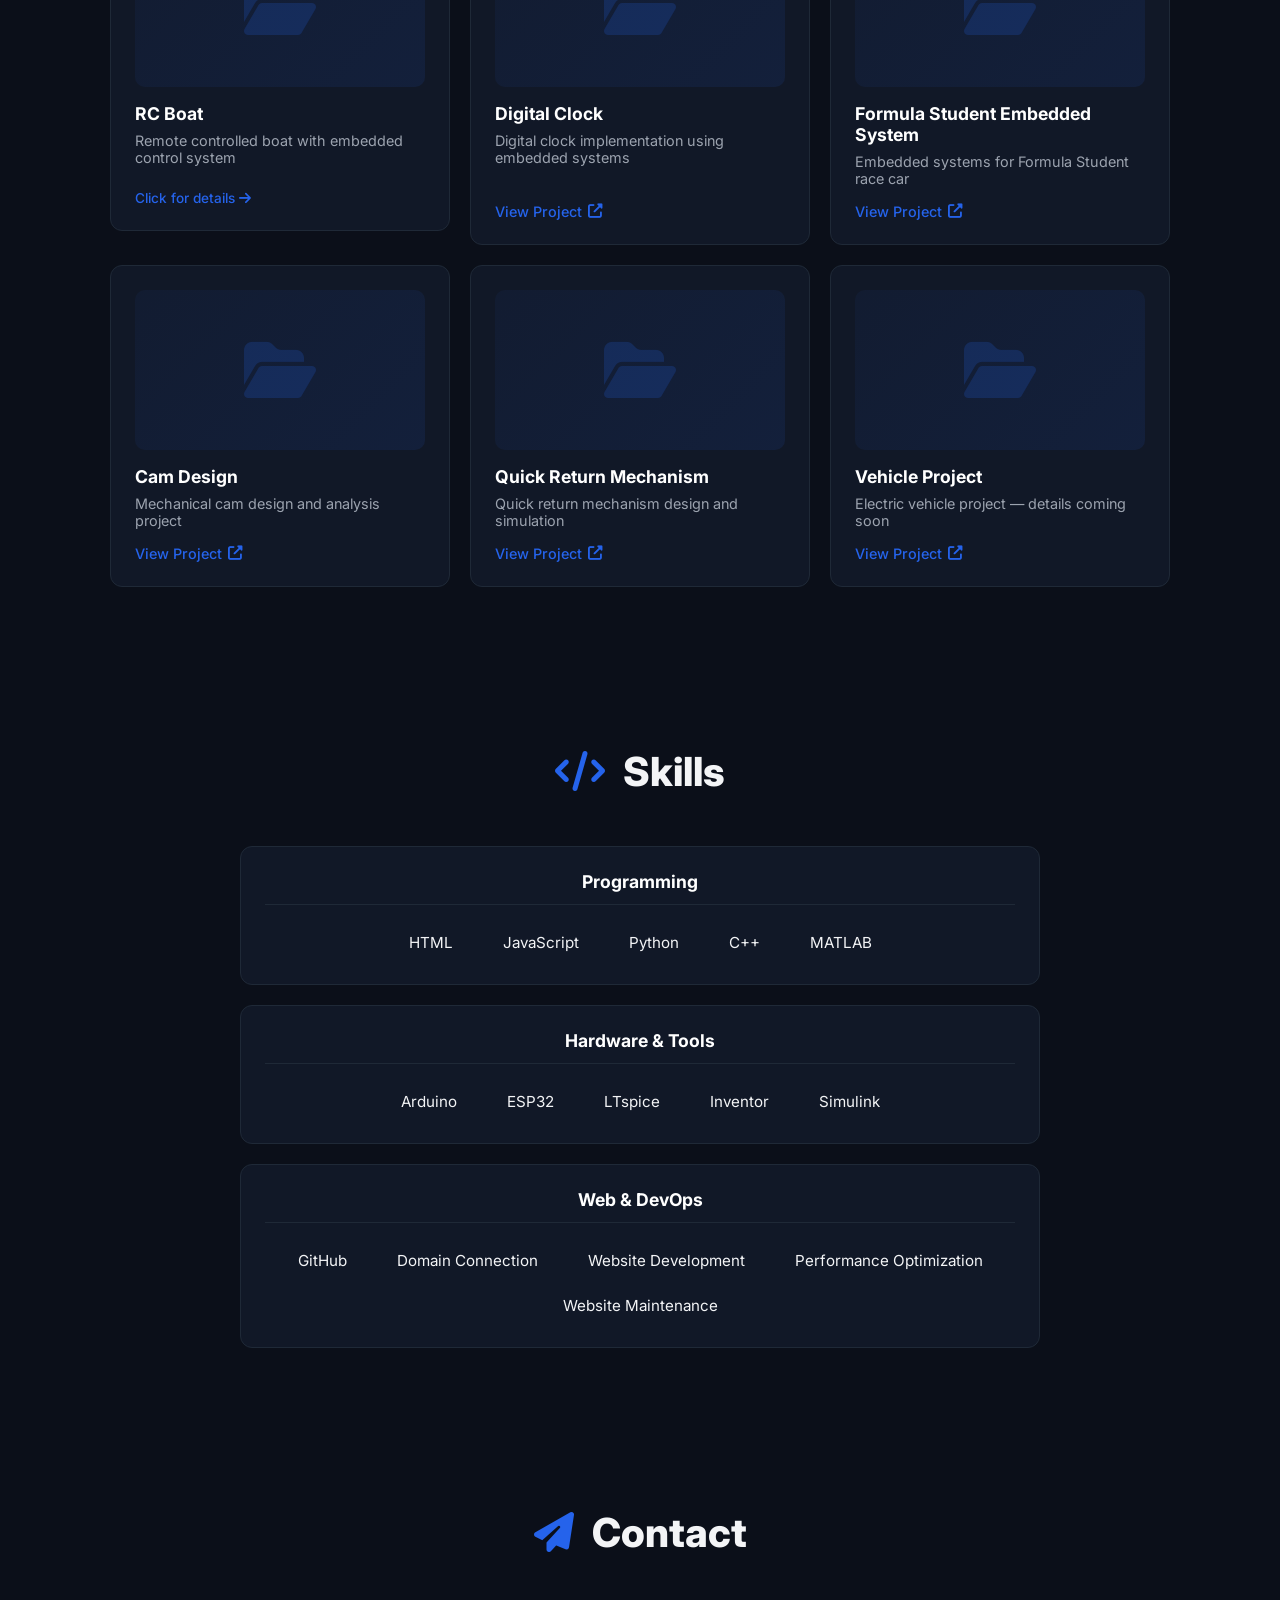
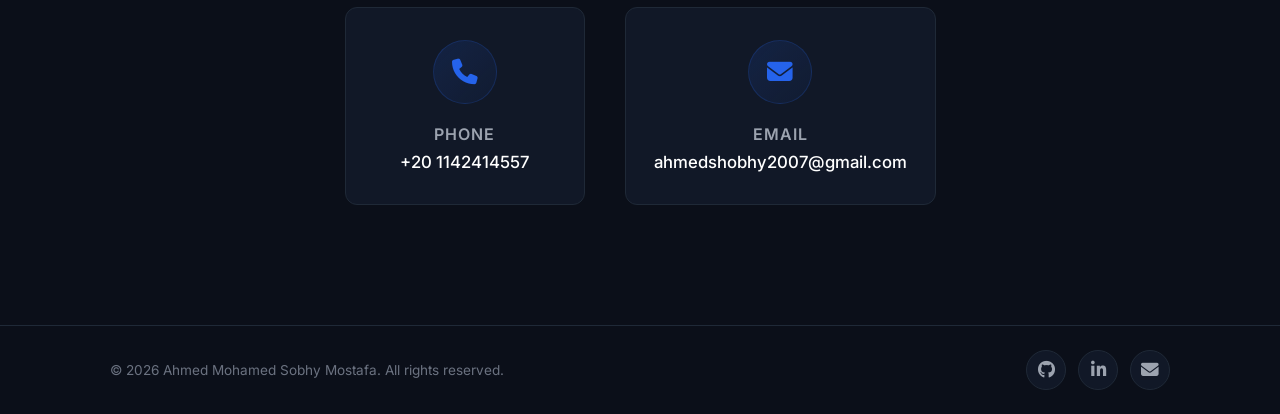
<file: Ahmed Sobhy Portofilo.html>
<!DOCTYPE html>
<html lang="en">
<head>
  <meta charset="UTF-8" />
  <meta name="viewport" content="width=device-width, initial-scale=1.0" />
  <title>Ahmed Mohamed Sobhy | Mechatronics &amp; Robotics Engineer</title>
  <meta name="description" content="Personal brand website of Ahmed Mohamed Sobhy Mostafa - Mechatronics & Robotics Engineering Student, Embedded Systems Engineer, Web Developer, and EV Enthusiast." />
  <link rel="preconnect" href="https://fonts.googleapis.com" />
  <link rel="preconnect" href="https://fonts.gstatic.com" crossorigin />
  <link href="https://fonts.googleapis.com/css2?family=Inter:wght@300;400;500;600;700;800;900&display=swap" rel="stylesheet" />
  <link rel="stylesheet" href="https://cdnjs.cloudflare.com/ajax/libs/font-awesome/6.5.1/css/all.min.css" />
  <style>
    /* ===== RESET & BASE ===== */
    *, *::before, *::after { margin: 0; padding: 0; box-sizing: border-box; }
    :root {
      --primary: #2563EB;
      --primary-hover: #3B82F6;
      --dark: #0B0F19;
      --dark-card: #111827;
      --dark-border: #1F2937;
      --text: #F3F4F6;
      --text-muted: #9CA3AF;
    }
    html { scroll-behavior: smooth; }
    body {
      font-family: 'Inter', sans-serif;
      background: var(--dark);
      color: var(--text);
      min-height: 100vh;
      overflow-x: hidden;
    }
    a { color: inherit; text-decoration: none; }
    img { max-width: 100%; display: block; }

    /* ===== SCROLLBAR ===== */
    ::-webkit-scrollbar { width: 8px; }
    ::-webkit-scrollbar-track { background: var(--dark); }
    ::-webkit-scrollbar-thumb { background: var(--primary); border-radius: 4px; }

    /* ===== UTILITY ===== */
    .container { max-width: 1100px; margin: 0 auto; padding: 0 20px; }
    .section { padding: 80px 0; }
    .section-title {
      font-size: 2rem;
      font-weight: 800;
      text-align: center;
      margin-bottom: 50px;
    }
    @media (min-width: 768px) { .section-title { font-size: 2.5rem; } }
    .gradient-text {
      background: linear-gradient(135deg, var(--primary), var(--primary-hover));
      -webkit-background-clip: text;
      -webkit-text-fill-color: transparent;
      background-clip: text;
    }
    .card {
      background: var(--dark-card);
      border: 1px solid var(--dark-border);
      border-radius: 12px;
      padding: 24px;
      transition: all 0.3s ease;
    }
    .card:hover {
      border-color: var(--primary);
      box-shadow: 0 8px 30px rgba(37, 99, 235, 0.1);
      transform: translateY(-4px);
    }

    /* ===== ANIMATIONS ===== */
    .fade-up {
      opacity: 0;
      transform: translateY(40px);
      transition: opacity 0.6s ease, transform 0.6s ease;
    }
    .fade-up.visible {
      opacity: 1;
      transform: translateY(0);
    }
    .fade-left {
      opacity: 0;
      transform: translateX(-50px);
      transition: opacity 0.6s ease, transform 0.6s ease;
    }
    .fade-left.visible { opacity: 1; transform: translateX(0); }
    .fade-right {
      opacity: 0;
      transform: translateX(50px);
      transition: opacity 0.6s ease, transform 0.6s ease;
    }
    .fade-right.visible { opacity: 1; transform: translateX(0); }
    .fade-scale {
      opacity: 0;
      transform: scale(0.9);
      transition: opacity 0.5s ease, transform 0.5s ease;
    }
    .fade-scale.visible { opacity: 1; transform: scale(1); }
    .delay-1 { transition-delay: 0.1s; }
    .delay-2 { transition-delay: 0.2s; }
    .delay-3 { transition-delay: 0.3s; }
    .delay-4 { transition-delay: 0.4s; }
    .delay-5 { transition-delay: 0.5s; }
    .delay-6 { transition-delay: 0.6s; }
    .delay-7 { transition-delay: 0.7s; }
    .delay-8 { transition-delay: 0.8s; }

    /* ===== HERO ===== */
    .hero {
      min-height: 100vh;
      display: flex;
      align-items: center;
      justify-content: center;
      text-align: center;
      position: relative;
      overflow: hidden;
      padding: 20px;
    }
    .hero::before {
      content: '';
      position: absolute;
      inset: 0;
      background: linear-gradient(180deg, rgba(37,99,235,0.05) 0%, transparent 50%);
      pointer-events: none;
    }
    .hero-name {
      font-size: 2.5rem;
      font-weight: 900;
      line-height: 1.15;
      margin-bottom: 24px;
    }
    @media (min-width: 640px) { .hero-name { font-size: 3.5rem; } }
    @media (min-width: 768px) { .hero-name { font-size: 4.5rem; } }
    @media (min-width: 1024px) { .hero-name { font-size: 5.5rem; } }
    .hero-subtitle {
      font-size: 1.1rem;
      color: var(--primary);
      margin-bottom: 8px;
    }
    @media (min-width: 768px) { .hero-subtitle { font-size: 1.4rem; } }
    .hero-tags {
      font-size: 1rem;
      color: var(--primary);
      font-weight: 500;
      margin-bottom: 32px;
    }
    @media (min-width: 768px) { .hero-tags { font-size: 1.2rem; } }
    .hero-buttons {
      display: flex;
      flex-wrap: wrap;
      justify-content: center;
      gap: 16px;
    }
    .btn {
      display: inline-flex;
      align-items: center;
      gap: 8px;
      padding: 14px 28px;
      border-radius: 10px;
      font-weight: 600;
      font-size: 0.95rem;
      transition: all 0.3s ease;
      cursor: pointer;
    }
    .btn-primary {
      background: var(--primary);
      color: white;
      border: none;
    }
    .btn-primary:hover { background: var(--primary-hover); transform: translateY(-2px); box-shadow: 0 6px 20px rgba(37,99,235,0.4); }
    .btn-outline {
      background: transparent;
      color: var(--primary);
      border: 2px solid var(--primary);
    }
    .btn-outline:hover { background: var(--primary); color: white; transform: translateY(-2px); }

    /* ===== ABOUT ===== */
    .about-grid {
      display: grid;
      gap: 40px;
      align-items: center;
    }
    @media (min-width: 768px) { .about-grid { grid-template-columns: 1fr 1fr; } }
    .about-image-wrapper {
      display: flex;
      justify-content: center;
    }
    .about-image {
      width: 280px;
      height: 280px;
      position: relative;
      border-radius: 16px;
      background: var(--dark-card);
      border: 1px solid var(--dark-border);
      display: flex;
      align-items: center;
      justify-content: center;
      overflow: hidden;
    }
    @media (min-width: 768px) { .about-image { width: 320px; height: 320px; } }
    .about-image::before {
      content: '';
      position: absolute;
      inset: -4px;
      border-radius: 20px;
      background: linear-gradient(135deg, var(--primary), var(--primary-hover));
      z-index: -1;
      opacity: 0.3;
      transform: rotate(6deg);
    }
    .about-image i { font-size: 5rem; color: #374151; }
    .about-text { color: #D1D5DB; line-height: 1.8; font-size: 1.05rem; }
    .about-text p + p { margin-top: 16px; }

    /* ===== BLOCKS GRID ===== */
    .blocks-grid {
      display: flex;
      flex-wrap: wrap;
      justify-content: center;
      gap: 16px;
    }
    @media (min-width: 640px) { .blocks-grid { gap: 20px; } }
    .block-item {
      display: flex;
      align-items: center;
      gap: 14px;
      padding: 14px 24px;
      border-radius: 50px;
      background: var(--dark-card);
      border: 1px solid var(--dark-border);
      cursor: pointer;
      transition: all 0.3s ease;
      min-width: 160px;
    }
    .block-item:hover {
      border-color: var(--primary);
      background: rgba(37,99,235,0.05);
      transform: translateY(-2px);
      box-shadow: 0 6px 20px rgba(37,99,235,0.1);
    }
    .block-icon {
      width: 36px;
      height: 36px;
      border-radius: 10px;
      display: flex;
      align-items: center;
      justify-content: center;
      font-size: 1rem;
      color: white;
      flex-shrink: 0;
      transition: transform 0.3s ease;
    }
    .block-item:hover .block-icon { transform: scale(1.1); }
    .block-label { font-size: 0.95rem; font-weight: 600; color: #E5E7EB; white-space: nowrap; }
    .icon-red { background: linear-gradient(135deg, #EF4444, #DC2626); }
    .icon-blue { background: linear-gradient(135deg, #3B82F6, #2563EB); }
    .icon-green { background: linear-gradient(135deg, #22C55E, #16A34A); }
    .icon-yellow { background: linear-gradient(135deg, #EAB308, #CA8A04); }
    .icon-purple { background: linear-gradient(135deg, #A855F7, #9333EA); }
    .icon-gray { background: linear-gradient(135deg, #6B7280, #4B5563); }

    /* ===== EXPERIENCE ===== */
    .exp-grid {
      display: grid;
      gap: 20px;
    }
    @media (min-width: 768px) { .exp-grid { grid-template-columns: repeat(2, 1fr); } }
    .exp-card {
      display: flex;
      align-items: flex-start;
      gap: 16px;
      position: relative;
      overflow: hidden;
    }
    .exp-badge {
      position: absolute;
      top: 12px;
      right: 12px;
      background: rgba(34,197,94,0.1);
      border: 1px solid rgba(34,197,94,0.3);
      color: #4ADE80;
      font-size: 0.7rem;
      padding: 4px 10px;
      border-radius: 20px;
      font-weight: 500;
    }
    .exp-icon {
      width: 48px;
      height: 48px;
      border-radius: 12px;
      background: rgba(37,99,235,0.1);
      display: flex;
      align-items: center;
      justify-content: center;
      font-size: 1.3rem;
      color: var(--primary);
      flex-shrink: 0;
    }
    .exp-title { font-size: 1.2rem; font-weight: 700; color: white; margin-bottom: 4px; }
    .exp-company { color: var(--primary); font-weight: 600; margin-bottom: 8px; }
    .exp-desc { color: var(--text-muted); font-size: 0.9rem; }

    /* ===== PROJECTS ===== */
    .proj-grid {
      display: grid;
      gap: 20px;
    }
    @media (min-width: 640px) { .proj-grid { grid-template-columns: repeat(2, 1fr); } }
    @media (min-width: 1024px) { .proj-grid { grid-template-columns: repeat(3, 1fr); } }
    .proj-card {
      display: flex;
      flex-direction: column;
    }
    .proj-image {
      width: 100%;
      height: 160px;
      border-radius: 10px;
      background: linear-gradient(135deg, rgba(37,99,235,0.05), rgba(37,99,235,0.1));
      display: flex;
      align-items: center;
      justify-content: center;
      margin-bottom: 16px;
      overflow: hidden;
    }
    .proj-image i { font-size: 4rem; color: rgba(37,99,235,0.2); }
    .proj-title { font-size: 1.1rem; font-weight: 700; color: white; margin-bottom: 8px; }
    .proj-desc { font-size: 0.9rem; color: var(--text-muted); margin-bottom: 16px; flex-grow: 1; }
    .proj-link {
      color: var(--primary);
      font-weight: 500;
      font-size: 0.9rem;
      display: inline-flex;
      align-items: center;
      gap: 6px;
      transition: color 0.3s;
    }
    .proj-link:hover { color: var(--primary-hover); }

    .skill-category-title {
      font-size: 1.1rem;
      font-weight: 700;
      color: white;
      padding-bottom: 12px;
      margin-bottom: 20px;
      border-bottom: 1px solid var(--dark-border);
    }

    /* ===== EDUCATION ===== */
    .edu-card {
      max-width: 500px;
      margin: 0 auto;
      text-align: center;
    }
    .edu-icon {
      width: 64px;
      height: 64px;
      border-radius: 50%;
      background: linear-gradient(135deg, rgba(37,99,235,0.2), rgba(37,99,235,0.1));
      display: flex;
      align-items: center;
      justify-content: center;
      font-size: 1.8rem;
      color: var(--primary);
      margin: 0 auto 16px;
    }
    .edu-degree { font-size: 1.3rem; font-weight: 700; color: white; margin-bottom: 6px; }
    .edu-faculty { color: var(--primary); font-weight: 500; margin-bottom: 4px; }
    .edu-univ { font-size: 0.9rem; color: var(--text-muted); }

    /* ===== CONTACT ===== */
    .contact-grid {
      display: flex;
      justify-content: center;
      gap: 40px;
      margin-bottom: 40px;
      flex-wrap: wrap;
    }
    .contact-card {
      text-align: center;
      min-width: 240px;
      padding: 32px 28px;
    }
    .contact-icon {
      width: 64px;
      height: 64px;
      border-radius: 50%;
      background: linear-gradient(135deg, rgba(37,99,235,0.15), rgba(37,99,235,0.05));
      display: flex;
      align-items: center;
      justify-content: center;
      font-size: 1.6rem;
      color: var(--primary);
      margin: 0 auto 20px;
      border: 1px solid rgba(37,99,235,0.2);
    }
    .contact-label { font-size: 1rem; font-weight: 600; color: #9CA3AF; margin-bottom: 8px; letter-spacing: 1px; text-transform: uppercase; }
    .contact-value { color: white; font-size: 1.05rem; font-weight: 500; transition: color 0.3s; }
    .contact-value:hover { color: var(--primary); }

    /* ===== HIRE ME ===== */
    /* ===== WHATSAPP FLOATING ===== */
    .whatsapp-float {
      position: fixed;
      bottom: 24px;
      right: 24px;
      width: 56px;
      height: 56px;
      border-radius: 50%;
      background: #25D366;
      color: white;
      display: flex;
      align-items: center;
      justify-content: center;
      font-size: 1.8rem;
      box-shadow: 0 4px 20px rgba(37, 211, 102, 0.4);
      transition: all 0.3s ease;
      z-index: 999;
      cursor: pointer;
      opacity: 0;
      transform: scale(0);
    }
    .whatsapp-float.show { opacity: 1; transform: scale(1); }
    .whatsapp-float:hover { transform: scale(1.1); background: #20BD5A; }

    /* ===== FOOTER ===== */
    .footer {
      border-top: 1px solid var(--dark-border);
      padding: 24px 20px;
      text-align: center;
    }
    @media (min-width: 768px) {
      .footer .container { display: flex; align-items: center; justify-content: space-between; }
    }
    .footer-copy { color: #6B7280; font-size: 0.85rem; margin-bottom: 16px; }
    @media (min-width: 768px) { .footer-copy { margin-bottom: 0; } }
    .footer-socials { display: flex; justify-content: center; gap: 12px; }
    .footer-social {
      width: 40px;
      height: 40px;
      border-radius: 50%;
      background: var(--dark-card);
      border: 1px solid var(--dark-border);
      display: flex;
      align-items: center;
      justify-content: center;
      color: var(--text-muted);
      font-size: 1.1rem;
      transition: all 0.3s ease;
    }
    .footer-social:hover { color: var(--primary); border-color: var(--primary); }

  </style>
</head>
<body>

  <!-- ===== HERO ===== -->
  <section class="hero">
    <div>
      <h1 class="hero-name">
        <span>AHMED MOHAMED</span><br />
        <span>SOBHY MOSTAFA</span>
      </h1>
      <p class="hero-subtitle">Mechatronics &amp; Robotics Engineering Student</p>

      <div class="hero-buttons">
        <a href="Ahmed Sobhy CV.pdf" class="btn btn-primary" download>
          <i class="fas fa-download"></i> Download CV
        </a>
        <a href="#contact" class="btn btn-outline">
          <i class="fas fa-envelope"></i> Contact Me
        </a>
      </div>
    </div>
  </section>

  <!-- ===== ABOUT ME ===== -->
  <section class="section" id="about">
    <div class="container">
      <h2 class="section-title">About <span class="gradient-text">Me</span></h2>
      <div class="about-grid">
        <div class="about-image-wrapper fade-left">
            <div class="about-image" style="overflow:hidden; padding:0;">
            <img src="profile.jpg" alt="Ahmed Mohamed Sobhy" style="width:100%;height:100%;object-fit:cover;" />
          </div>
        </div>
        <div class="about-text fade-right">
          <p>
            I am a Mechatronics and Robotics Engineering student passionate
            about Embedded Systems, Electric Vehicles, Robotics, Industrial
            Automation, and Modern Web Development.
          </p>
          <p>
            I enjoy transforming ideas into real engineering projects, whether
            through embedded hardware or professional websites. My goal is to
            become a highly skilled engineer capable of designing intelligent
            systems and delivering complete digital solutions.
          </p>
        </div>
      </div>
    </div>
  </section>

  <!-- ===== EDUCATION ===== -->
  <section class="section" id="education">
    <div class="container">
      <h2 class="section-title"><i class="fas fa-graduation-cap" style="color:var(--primary);margin-right:10px;"></i> Education</h2>
      <div class="card edu-card fade-scale">
        <div class="edu-icon"><i class="fas fa-graduation-cap"></i></div>
        <div class="edu-degree">Mechatronics and Robotics Engineering</div>
        <div class="edu-faculty">Faculty of Engineering</div>
        <div class="edu-univ">Helwan National University</div>
      </div>
    </div>
  </section>

  <!-- ===== BLOCKS GRID ===== -->
  <section class="section">
    <div class="container">
      <div class="blocks-grid">
        <a href="#experience" class="block-item fade-up">
          <div class="block-icon icon-red"><i class="fas fa-briefcase"></i></div>
          <span class="block-label">Experience</span>
        </a>
        <a href="#projects" class="block-item fade-up delay-1">
          <div class="block-icon icon-blue"><i class="fas fa-folder-open"></i></div>
          <span class="block-label">Projects</span>
        </a>
        <a href="#skills" class="block-item fade-up delay-2">
          <div class="block-icon icon-green"><i class="fas fa-code"></i></div>
          <span class="block-label">Skills</span>
        </a>
        <a href="#education" class="block-item fade-up delay-3">
          <div class="block-icon icon-gray"><i class="fas fa-graduation-cap"></i></div>
          <span class="block-label">Education</span>
        </a>
      </div>
    </div>
  </section>

  <!-- ===== EXPERIENCE ===== -->
  <section class="section" id="experience">
    <div class="container">
      <h2 class="section-title"><i class="fas fa-briefcase" style="color:var(--primary);margin-right:10px;"></i> Experience</h2>
      <div class="exp-grid">
        <a href="elsewedy-details.html" style="text-decoration:none; color:inherit; display:block;">
        <div class="card card-hover fade-up">
          <div style="display:flex; align-items:flex-start; gap:14px;">
            <div class="exp-icon" style="overflow:hidden; padding:0;"><img src="elsewedy-logo.jpg" alt="Elsewedy" style="width:100%;height:100%;object-fit:cover;" /></div>
            <div>
              <div class="exp-title">Summer Intern</div>
              <div class="exp-company">ELSEWEDY INDUSTRIES</div>
              <div class="exp-desc">Electrical Manufacturing, Automation, Industrial Systems</div>
              <div style="color:var(--primary); font-size:0.85rem; margin-top:8px;">Click for details <i class="fas fa-arrow-right"></i></div>
            </div>
          </div>
        </div>
        </a>
        <a href="sparkx-details.html" style="text-decoration:none; color:inherit; display:block;">
        <div class="card card-hover fade-up delay-1">
          <div style="display:flex; align-items:flex-start; gap:14px;">
            <div class="exp-icon" style="overflow:hidden; padding:0;"><img src="sparkx-logo.jpeg" alt="Spark X" style="width:100%;height:100%;object-fit:cover;" /></div>
            <div>
              <div class="exp-title">Electrical Team Leader</div>
              <div class="exp-company">Spark X Racing Team</div>
              <div class="exp-desc">Formula Student, Embedded Systems, EV Technologies</div>
              <div style="color:var(--primary); font-size:0.85rem; margin-top:8px;">Click for details <i class="fas fa-arrow-right"></i></div>
            </div>
          </div>
        </div>
        </a>
        <a href="kuka-details.html" style="text-decoration:none; color:inherit; display:block;">
        <div class="card card-hover fade-up delay-2">
          <div style="display:flex; align-items:flex-start; gap:14px;">
            <div class="exp-icon" style="overflow:hidden; padding:0;"><img src="kuka-logo.png" alt="KUKA" style="width:100%;height:100%;object-fit:cover;" /></div>
            <div>
              <div class="exp-title">Industrial Robotics Intern</div>
              <div class="exp-company">KUKA SMART SYSTEMS</div>
              <div class="exp-desc">Industrial Robotics, Automation, Robot Programming</div>
              <div style="color:var(--primary); font-size:0.85rem; margin-top:8px;">Click for details <i class="fas fa-arrow-right"></i></div>
            </div>
          </div>
        </div>
        </a>
        <div class="card exp-card fade-up delay-3" style="cursor:pointer;" onclick="alert('Coming soon.');">
          <span class="exp-badge">Current</span>
          <div class="exp-icon" style="overflow:hidden; padding:2px; width:72px; height:72px; border-radius:12px; background:white;"><img src="tmg-logo.webp" alt="TMG" style="width:100%;height:100%;object-fit:contain;" /></div>
          <div>
            <div class="exp-title">Intern</div>
            <div class="exp-company">Talaat Moustafa Group</div>
            <div class="exp-desc">Current Position</div>
          </div>
        </div>
        <a href="rcboat-details.html" style="text-decoration:none; color:inherit; display:block;">
        <div class="card card-hover fade-up delay-4">
          <div style="display:flex; align-items:flex-start; gap:14px;">
            <div class="exp-icon"><i class="fas fa-ship"></i></div>
            <div>
              <div class="exp-title">RC Boat Presenter</div>
              <div class="exp-company">University Event</div>
              <div class="exp-desc">Designed &amp; showcased an RC boat. Received Certificate of Appreciation.</div>
              <div style="color:var(--primary); font-size:0.85rem; margin-top:8px;">Click for details <i class="fas fa-arrow-right"></i></div>
            </div>
          </div>
        </div>
        </a>
      </div>
    </div>
  </section>

  <!-- ===== PROJECTS ===== -->
  <section class="section" id="projects">
    <div class="container">
      <h2 class="section-title"><i class="fas fa-folder-open" style="color:var(--primary);margin-right:10px;"></i> Projects</h2>
      <div class="proj-grid">
        <a href="rcboat-details.html" style="text-decoration:none; color:inherit; display:block;">
        <div class="card proj-card card-hover fade-scale">
          <div class="proj-image"><i class="fas fa-folder-open"></i></div>
          <div class="proj-title">RC Boat</div>
          <div class="proj-desc">Remote controlled boat with embedded control system</div>
          <div style="color:var(--primary); font-weight:500; font-size:0.85rem; margin-top:8px;">Click for details <i class="fas fa-arrow-right"></i></div>
        </div>
        </a>
        <div class="card proj-card fade-scale delay-1">
          <div class="proj-image"><i class="fas fa-folder-open"></i></div>
          <div class="proj-title">Digital Clock</div>
          <div class="proj-desc">Digital clock implementation using embedded systems</div>
          <a href="#" class="proj-link" onclick="alert('Coming soon.'); return false;">View Project <i class="fas fa-external-link-alt"></i></a>
        </div>
        <div class="card proj-card fade-scale delay-2">
          <div class="proj-image"><i class="fas fa-folder-open"></i></div>
          <div class="proj-title">Formula Student Embedded System</div>
          <div class="proj-desc">Embedded systems for Formula Student race car</div>
          <a href="#" class="proj-link" onclick="alert('Coming soon.'); return false;">View Project <i class="fas fa-external-link-alt"></i></a>
        </div>
        <div class="card proj-card fade-scale delay-3">
          <div class="proj-image"><i class="fas fa-folder-open"></i></div>
          <div class="proj-title">Cam Design</div>
          <div class="proj-desc">Mechanical cam design and analysis project</div>
          <a href="#" class="proj-link" onclick="alert('Coming soon.'); return false;">View Project <i class="fas fa-external-link-alt"></i></a>
        </div>
        <div class="card proj-card fade-scale delay-4">
          <div class="proj-image"><i class="fas fa-folder-open"></i></div>
          <div class="proj-title">Quick Return Mechanism</div>
          <div class="proj-desc">Quick return mechanism design and simulation</div>
          <a href="#" class="proj-link" onclick="alert('Coming soon.'); return false;">View Project <i class="fas fa-external-link-alt"></i></a>
        </div>
        <div class="card proj-card fade-scale delay-5">
          <div class="proj-image"><i class="fas fa-folder-open"></i></div>
          <div class="proj-title">Vehicle Project</div>
          <div class="proj-desc">Electric vehicle project &mdash; details coming soon</div>
          <a href="#" class="proj-link" onclick="alert('Coming soon.'); return false;">View Project <i class="fas fa-external-link-alt"></i></a>
        </div>
      </div>
    </div>
  </section>

  <!-- ===== SKILLS ===== -->
  <section class="section" id="skills">
    <div class="container">
      <h2 class="section-title"><i class="fas fa-code" style="color:var(--primary);margin-right:10px;"></i> Skills</h2>
      <div style="max-width:800px; margin:0 auto;">
        <div class="card fade-up" style="text-align:center;">
          <div class="skill-category-title" style="text-align:center;">Programming</div>
          <div style="display:flex; flex-wrap:wrap; justify-content:center; gap:10px;">
            <span class="tag" style="font-size:0.95rem; padding:8px 20px;">HTML</span>
            <span class="tag" style="font-size:0.95rem; padding:8px 20px;">JavaScript</span>
            <span class="tag" style="font-size:0.95rem; padding:8px 20px;">Python</span>
            <span class="tag" style="font-size:0.95rem; padding:8px 20px;">C++</span>
            <span class="tag" style="font-size:0.95rem; padding:8px 20px;">MATLAB</span>
          </div>
        </div>
        <div class="card fade-up delay-1" style="text-align:center; margin-top:20px;">
          <div class="skill-category-title" style="text-align:center;">Hardware &amp; Tools</div>
          <div style="display:flex; flex-wrap:wrap; justify-content:center; gap:10px;">
            <span class="tag" style="font-size:0.95rem; padding:8px 20px;">Arduino</span>
            <span class="tag" style="font-size:0.95rem; padding:8px 20px;">ESP32</span>
            <span class="tag" style="font-size:0.95rem; padding:8px 20px;">LTspice</span>
            <span class="tag" style="font-size:0.95rem; padding:8px 20px;">Inventor</span>
            <span class="tag" style="font-size:0.95rem; padding:8px 20px;">Simulink</span>
          </div>
        </div>
        <div class="card fade-up delay-2" style="text-align:center; margin-top:20px;">
          <div class="skill-category-title" style="text-align:center;">Web &amp; DevOps</div>
          <div style="display:flex; flex-wrap:wrap; justify-content:center; gap:10px;">
            <span class="tag" style="font-size:0.95rem; padding:8px 20px;">GitHub</span>
            <span class="tag" style="font-size:0.95rem; padding:8px 20px;">Domain Connection</span>
            <span class="tag" style="font-size:0.95rem; padding:8px 20px;">Website Development</span>
            <span class="tag" style="font-size:0.95rem; padding:8px 20px;">Performance Optimization</span>
            <span class="tag" style="font-size:0.95rem; padding:8px 20px;">Website Maintenance</span>
          </div>
        </div>
      </div>
    </div>
  </section>

  <!-- ===== CONTACT ===== -->
  <section class="section" id="contact">
    <div class="container">
      <h2 class="section-title"><i class="fas fa-paper-plane" style="color:var(--primary);margin-right:10px;"></i> Contact</h2>
      <div class="contact-grid">
        <div class="card contact-card fade-up">
          <div class="contact-icon"><i class="fas fa-phone"></i></div>
          <div class="contact-label">Phone</div>
          <a href="tel:+201142414557" class="contact-value">+20 1142414557</a>
        </div>
        <div class="card contact-card fade-up delay-1">
          <div class="contact-icon"><i class="fas fa-envelope"></i></div>
          <div class="contact-label">Email</div>
          <a href="mailto:ahmedshobhy2007@gmail.com" class="contact-value">ahmedshobhy2007@gmail.com</a>
        </div>
      </div>
    </div>
  </section>

  <!-- ===== WHATSAPP FLOATING BUTTON ===== -->
  <a href="https://wa.me/201142414557" target="_blank" class="whatsapp-float" id="whatsappFloat" aria-label="Chat on WhatsApp">
    <i class="fab fa-whatsapp"></i>
  </a>

  <!-- ===== FOOTER ===== -->
  <footer class="footer">
    <div class="container">
      <p class="footer-copy">&copy; 2026 Ahmed Mohamed Sobhy Mostafa. All rights reserved.</p>
      <div class="footer-socials">
        <a href="https://github.com/ahmedshobhy" target="_blank" class="footer-social" aria-label="GitHub"><i class="fab fa-github"></i></a>
        <a href="https://www.linkedin.com/in/ahmedsobhyyy" target="_blank" class="footer-social" aria-label="LinkedIn"><i class="fab fa-linkedin-in"></i></a>
        <a href="mailto:ahmedshobhy2007@gmail.com" class="footer-social" aria-label="Email"><i class="fas fa-envelope"></i></a>
      </div>
    </div>
  </footer>

  <script>
    // ===== SCROLL ANIMATIONS (Intersection Observer) =====
    const animateElements = document.querySelectorAll('.fade-up, .fade-left, .fade-right, .fade-scale');

    const observer = new IntersectionObserver((entries) => {
      entries.forEach(entry => {
        if (entry.isIntersecting) {
          entry.target.classList.add('visible');
        }
      });
    }, { threshold: 0.15, rootMargin: '0px' });

    animateElements.forEach(el => observer.observe(el));

    // ===== WHATSAPP FLOATING BUTTON =====
    const whatsappBtn = document.getElementById('whatsappFloat');
    window.addEventListener('scroll', () => {
      if (window.scrollY > 400) {
        whatsappBtn.classList.add('show');
      } else {
        whatsappBtn.classList.remove('show');
      }
    });

  </script>

</body>
</html>
</file>
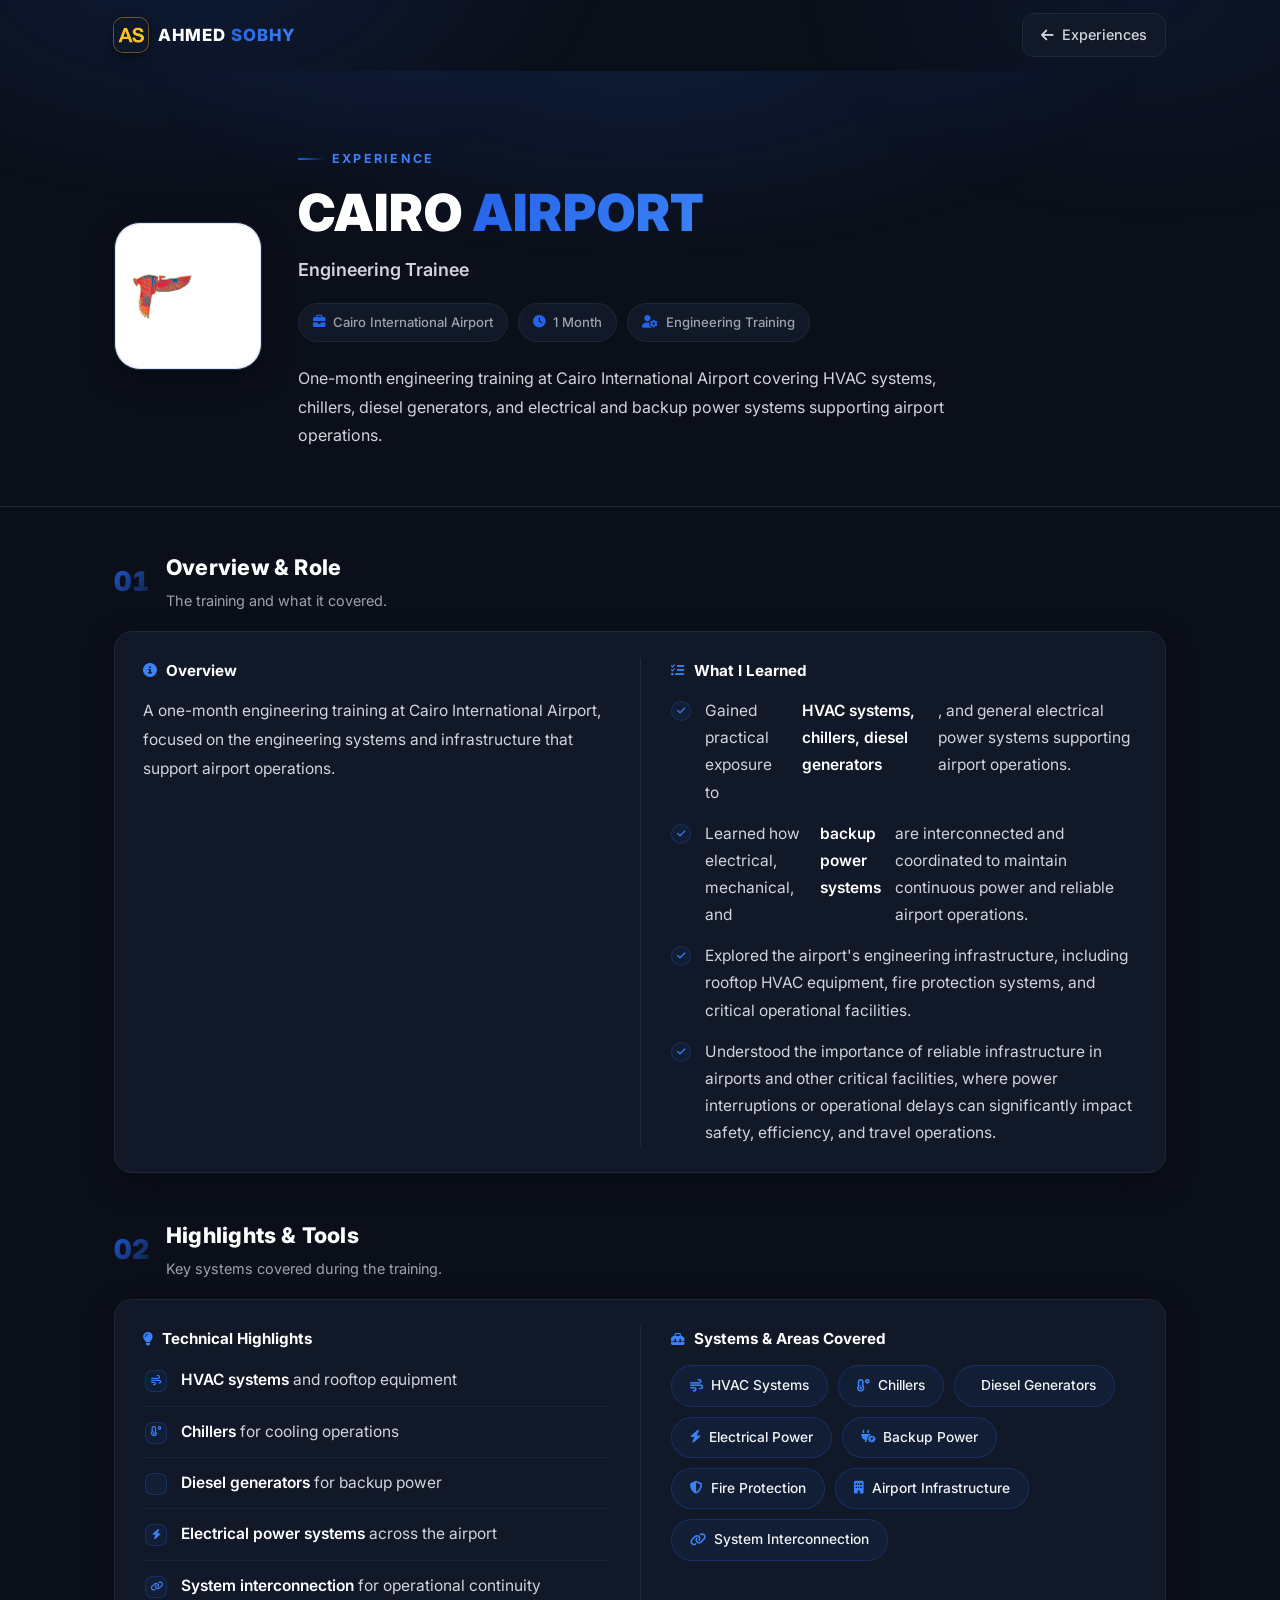
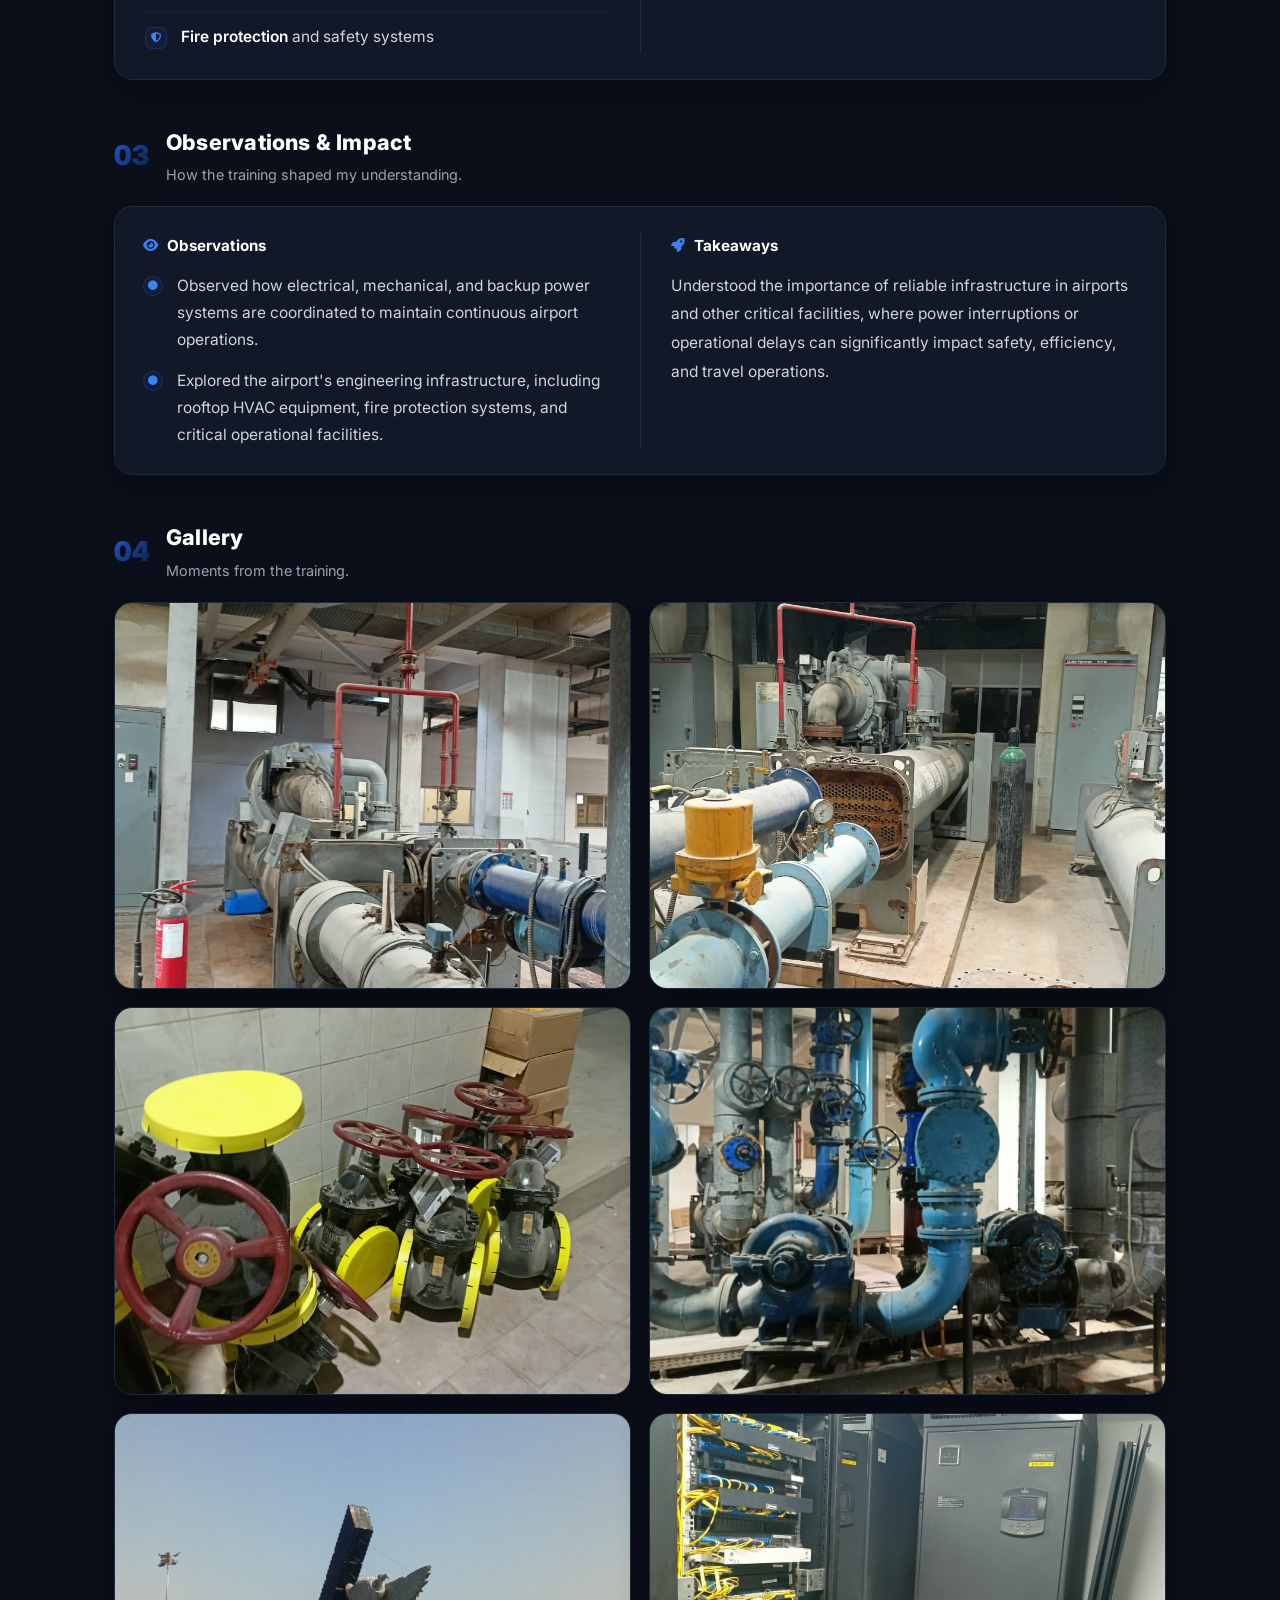
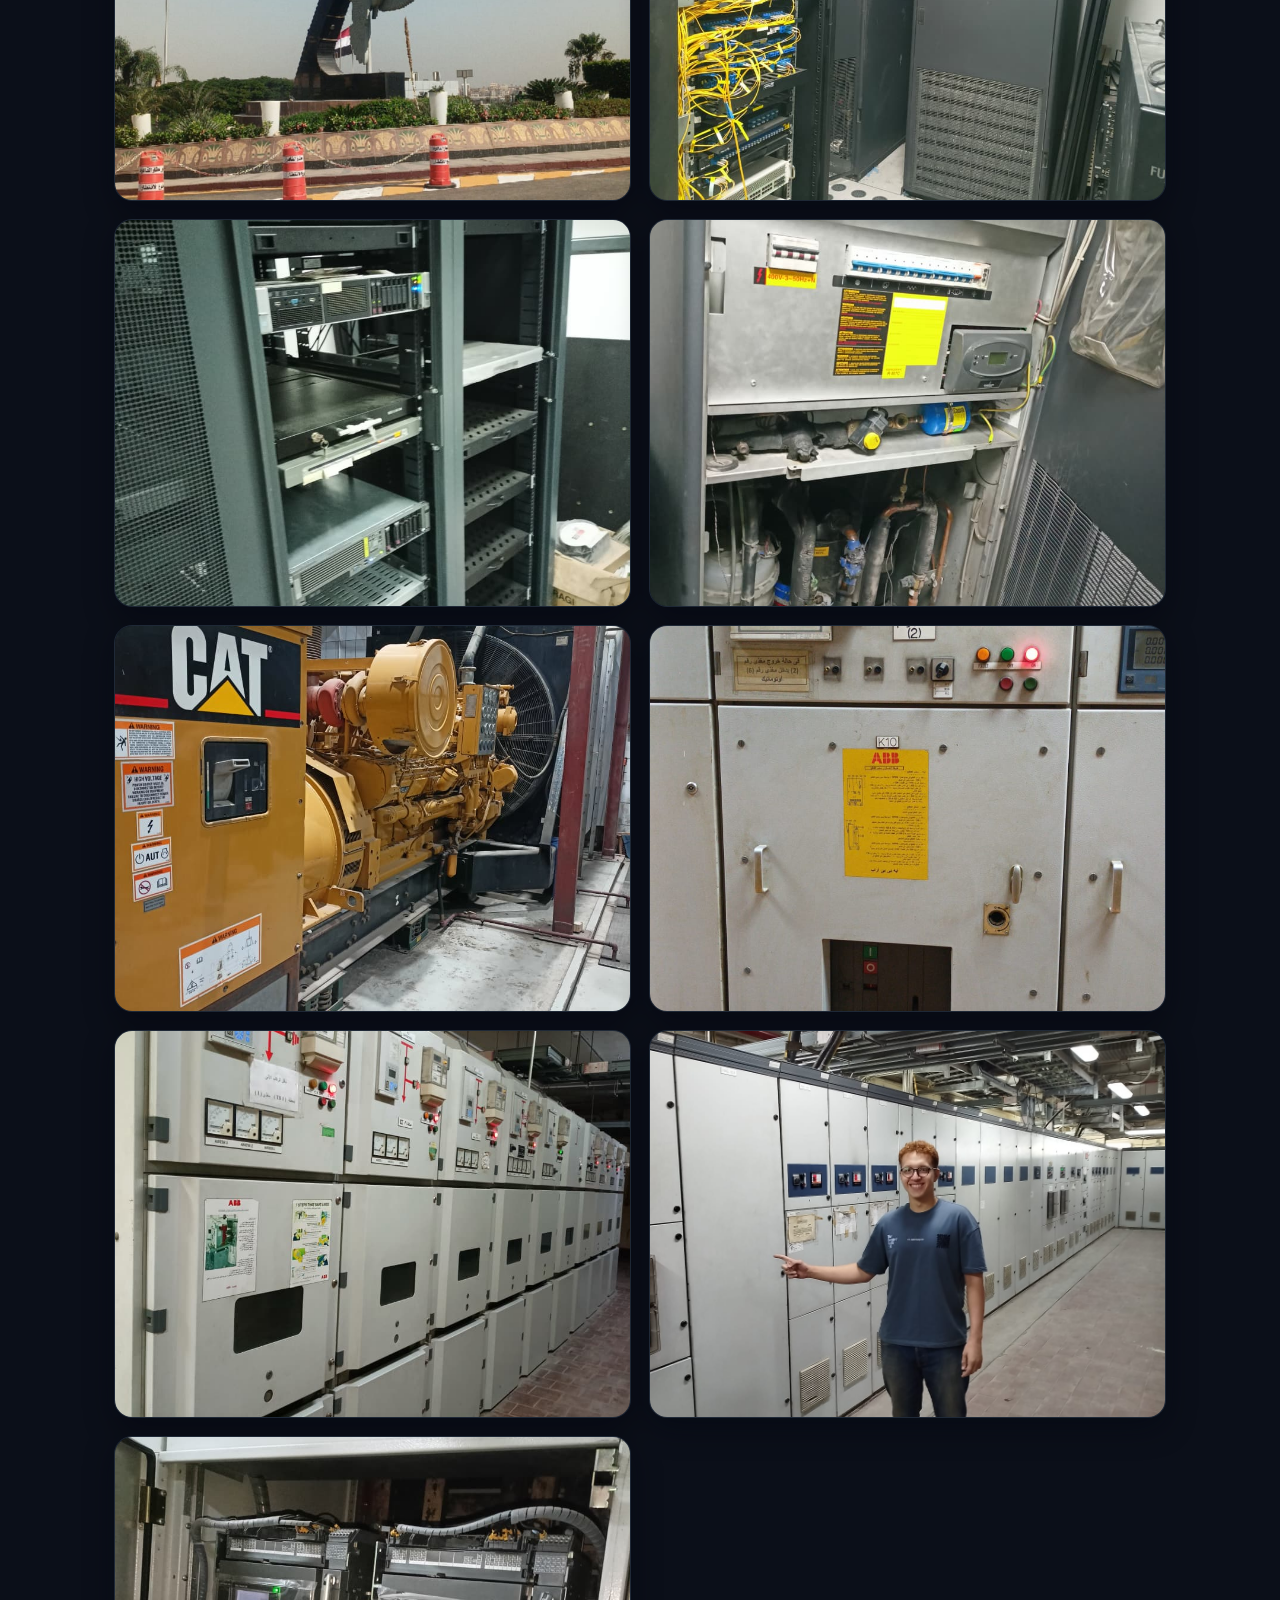
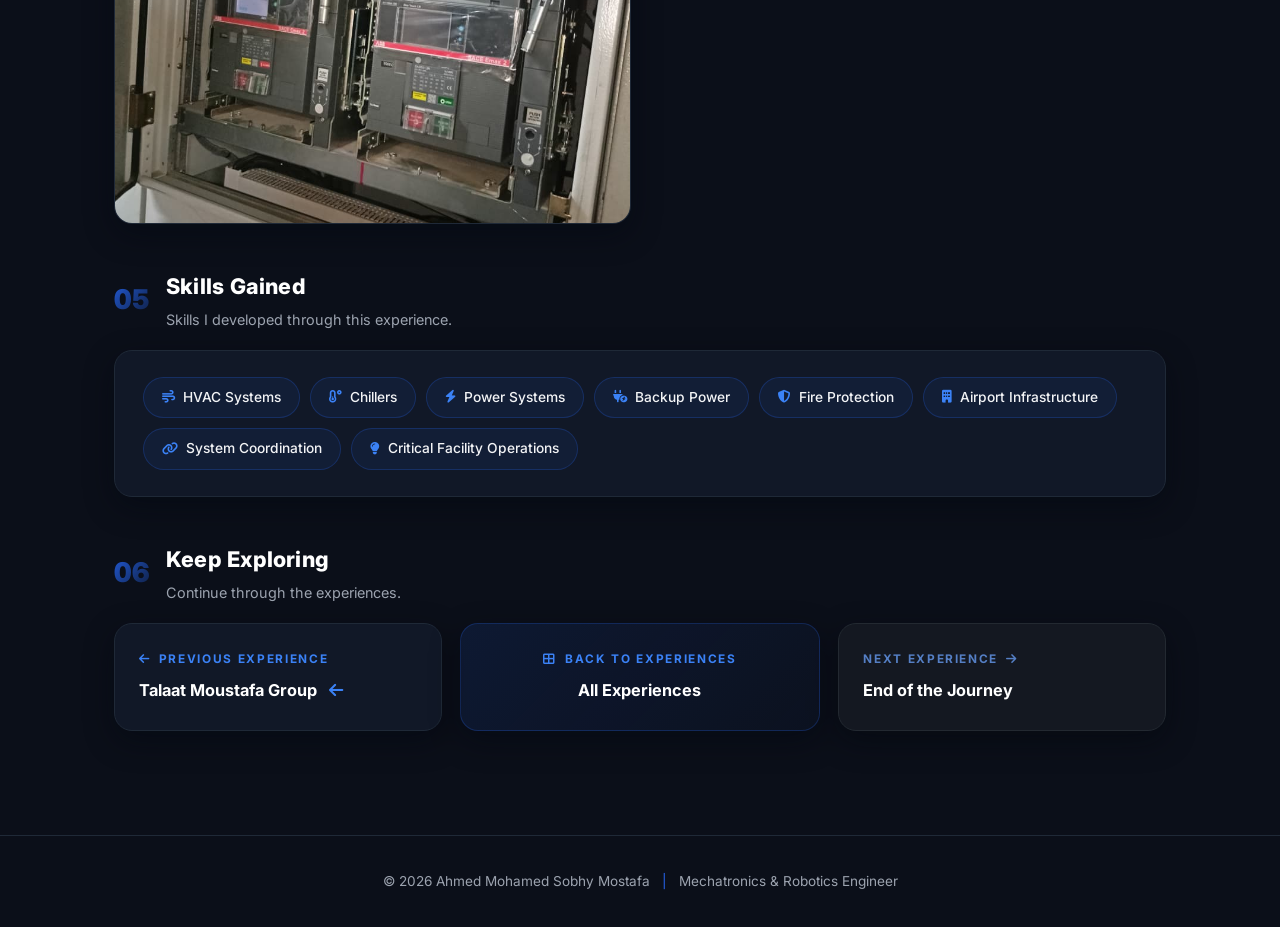
<file: airport-details.html>
<!DOCTYPE html>
<html lang="en">
<head>
  <meta charset="UTF-8" />
  <meta name="viewport" content="width=device-width, initial-scale=1.0" />
  <title>Cairo International Airport | Engineering Trainee - Ahmed Sobhy</title>
  <meta name="description" content="Engineering training at Cairo International Airport covering HVAC systems, chillers, diesel generators, electrical and backup power systems supporting airport operations." />
  <link rel="icon" href="favicon.ico" sizes="48x48" />
  <link rel="icon" type="image/png" sizes="32x32" href="favicon-32x32.png" />
  <link rel="preconnect" href="https://fonts.googleapis.com" />
  <link rel="preconnect" href="https://fonts.gstatic.com" crossorigin />
  <link href="https://fonts.googleapis.com/css2?family=Inter:wght@300;400;500;600;700;800;900&display=swap" rel="stylesheet" />
  <link rel="stylesheet" href="https://cdnjs.cloudflare.com/ajax/libs/font-awesome/6.5.1/css/all.min.css" />
  <link rel="stylesheet" href="exp-style.css" />
</head>
<body>

  <div class="bg-glow" aria-hidden="true"></div>

  <!-- ===== NAVBAR ===== -->
  <nav class="exp-navbar" id="expNavbar">
    <div class="container exp-nav-inner">
      <a href="index.html" class="exp-nav-logo">
        <img src="as-logo.png" alt="AS" />
        <span class="text">AHMED <span class="gradient-text">SOBHY</span></span>
      </a>
      <a href="index.html#experience" class="exp-nav-back"><i class="fas fa-arrow-left"></i> Experiences</a>
    </div>
  </nav>

  <!-- ===== HERO ===== -->
  <header class="exp-hero">
    <div class="container">
      <div class="exp-hero-inner">
        <div class="exp-hero-logo light"><img src="airport-logo.png" alt="Cairo International Airport" /></div>
        <div class="exp-hero-content">
          <span class="exp-hero-kicker">Experience</span>
          <h1 class="exp-hero-title">CAIRO <span class="gradient-text">AIRPORT</span></h1>
          <p class="exp-hero-role">Engineering Trainee</p>
          <div class="exp-hero-meta">
            <span class="exp-meta-item"><i class="fas fa-briefcase"></i> Cairo International Airport</span>
            <span class="exp-meta-item"><i class="fas fa-clock"></i> 1 Month</span>
            <span class="exp-meta-item"><i class="fas fa-user-gear"></i> Engineering Training</span>
          </div>
          <p class="exp-hero-summary">
            One-month engineering training at Cairo International Airport covering HVAC systems, chillers, diesel generators, and electrical and backup power systems supporting airport operations.
          </p>
        </div>
      </div>
    </div>
  </header>

  <!-- ===== CONTENT ===== -->
  <main class="container exp-main">

    <!-- 01 OVERVIEW & ROLE -->
    <section class="exp-section">
      <div class="exp-section-head reveal">
        <span class="exp-section-num">01</span>
        <div>
          <h2 class="exp-section-title">Overview &amp; Role</h2>
          <p class="exp-section-sub">The training and what it covered.</p>
        </div>
      </div>
      <div class="exp-card reveal">
        <div class="exp-combo">
          <div class="exp-combo-col">
            <h4 class="exp-mini-title"><i class="fas fa-circle-info"></i> Overview</h4>
            <p>
              A one-month engineering training at Cairo International Airport, focused on the engineering systems and infrastructure that support airport operations.
            </p>
          </div>
          <div class="exp-combo-col">
            <h4 class="exp-mini-title"><i class="fas fa-list-check"></i> What I Learned</h4>
            <ul class="exp-bullet-list">
              <li><span class="bl-ic"><i class="fas fa-check"></i></span> Gained practical exposure to <strong>HVAC systems, chillers, diesel generators</strong>, and general electrical power systems supporting airport operations.</li>
              <li><span class="bl-ic"><i class="fas fa-check"></i></span> Learned how electrical, mechanical, and <strong>backup power systems</strong> are interconnected and coordinated to maintain continuous power and reliable airport operations.</li>
              <li><span class="bl-ic"><i class="fas fa-check"></i></span> Explored the airport's engineering infrastructure, including rooftop HVAC equipment, fire protection systems, and critical operational facilities.</li>
              <li><span class="bl-ic"><i class="fas fa-check"></i></span> Understood the importance of reliable infrastructure in airports and other critical facilities, where power interruptions or operational delays can significantly impact safety, efficiency, and travel operations.</li>
            </ul>
          </div>
        </div>
      </div>
    </section>

    <!-- 02 TECHNICAL HIGHLIGHTS & TOOLS -->
    <section class="exp-section">
      <div class="exp-section-head reveal">
        <span class="exp-section-num">02</span>
        <div>
          <h2 class="exp-section-title">Highlights &amp; Tools</h2>
          <p class="exp-section-sub">Key systems covered during the training.</p>
        </div>
      </div>
      <div class="exp-card reveal">
        <div class="exp-combo">
          <div class="exp-combo-col">
            <h4 class="exp-mini-title"><i class="fas fa-lightbulb"></i> Technical Highlights</h4>
            <ul class="exp-highlight-list">
              <li><span class="hl-ic"><i class="fas fa-wind"></i></span> <span><strong>HVAC systems</strong> and rooftop equipment</span></li>
              <li><span class="hl-ic"><i class="fas fa-temperature-low"></i></span> <span><strong>Chillers</strong> for cooling operations</span></li>
              <li><span class="hl-ic"><i class="fas fa-diesel"></i></span> <span><strong>Diesel generators</strong> for backup power</span></li>
              <li><span class="hl-ic"><i class="fas fa-bolt"></i></span> <span><strong>Electrical power systems</strong> across the airport</span></li>
              <li><span class="hl-ic"><i class="fas fa-link"></i></span> <span><strong>System interconnection</strong> for operational continuity</span></li>
              <li><span class="hl-ic"><i class="fas fa-shield-halved"></i></span> <span><strong>Fire protection</strong> and safety systems</span></li>
            </ul>
          </div>
          <div class="exp-combo-col">
            <h4 class="exp-mini-title"><i class="fas fa-toolbox"></i> Systems &amp; Areas Covered</h4>
            <div class="exp-chip-grid">
              <span class="exp-chip"><i class="fas fa-wind"></i> HVAC Systems</span>
              <span class="exp-chip"><i class="fas fa-temperature-low"></i> Chillers</span>
              <span class="exp-chip"><i class="fas fa-diesel"></i> Diesel Generators</span>
              <span class="exp-chip"><i class="fas fa-bolt"></i> Electrical Power</span>
              <span class="exp-chip"><i class="fas fa-plug-circle-bolt"></i> Backup Power</span>
              <span class="exp-chip"><i class="fas fa-shield-halved"></i> Fire Protection</span>
              <span class="exp-chip"><i class="fas fa-building"></i> Airport Infrastructure</span>
              <span class="exp-chip"><i class="fas fa-link"></i> System Interconnection</span>
            </div>
          </div>
        </div>
      </div>
    </section>

    <!-- 03 CHALLENGES & IMPACT -->
    <section class="exp-section">
      <div class="exp-section-head reveal">
        <span class="exp-section-num">03</span>
        <div>
          <h2 class="exp-section-title">Observations &amp; Impact</h2>
          <p class="exp-section-sub">How the training shaped my understanding.</p>
        </div>
      </div>
      <div class="exp-card reveal">
        <div class="exp-combo">
          <div class="exp-combo-col">
            <h4 class="exp-mini-title"><i class="fas fa-eye"></i> Observations</h4>
            <ul class="exp-bullet-list">
              <li><span class="bl-ic"><i class="fas fa-circle"></i></span> Observed how electrical, mechanical, and backup power systems are coordinated to maintain continuous airport operations.</li>
              <li><span class="bl-ic"><i class="fas fa-circle"></i></span> Explored the airport's engineering infrastructure, including rooftop HVAC equipment, fire protection systems, and critical operational facilities.</li>
            </ul>
          </div>
          <div class="exp-combo-col">
            <h4 class="exp-mini-title"><i class="fas fa-rocket"></i> Takeaways</h4>
            <p>
              Understood the importance of reliable infrastructure in airports and other critical facilities, where power interruptions or operational delays can significantly impact safety, efficiency, and travel operations.
            </p>
          </div>
        </div>
      </div>
    </section>

    <!-- 04 GALLERY -->
    <section class="exp-section">
      <div class="exp-section-head reveal">
        <span class="exp-section-num">04</span>
        <div>
          <h2 class="exp-section-title">Gallery</h2>
          <p class="exp-section-sub">Moments from the training.</p>
        </div>
      </div>
      <div class="exp-gallery">
        <figure class="exp-gallery-item" data-src="airport-training/airport-01.jpeg">
          <img src="airport-training/airport-01.jpeg" alt="Image 01" loading="lazy" />
          <figcaption class="exp-gallery-label">Image 01</figcaption>
          <span class="exp-gallery-zoom"><i class="fas fa-expand"></i></span>
        </figure>
        <figure class="exp-gallery-item" data-src="airport-training/airport-02.jpeg">
          <img src="airport-training/airport-02.jpeg" alt="Image 02" loading="lazy" />
          <figcaption class="exp-gallery-label">Image 02</figcaption>
          <span class="exp-gallery-zoom"><i class="fas fa-expand"></i></span>
        </figure>
        <figure class="exp-gallery-item" data-src="airport-training/airport-03.jpeg">
          <img src="airport-training/airport-03.jpeg" alt="Image 03" loading="lazy" />
          <figcaption class="exp-gallery-label">Image 03</figcaption>
          <span class="exp-gallery-zoom"><i class="fas fa-expand"></i></span>
        </figure>
        <figure class="exp-gallery-item" data-src="airport-training/airport-04.jpeg">
          <img src="airport-training/airport-04.jpeg" alt="Image 04" loading="lazy" />
          <figcaption class="exp-gallery-label">Image 04</figcaption>
          <span class="exp-gallery-zoom"><i class="fas fa-expand"></i></span>
        </figure>
        <figure class="exp-gallery-item" data-src="airport-training/airport-05.jpeg">
          <img src="airport-training/airport-05.jpeg" alt="Image 05" loading="lazy" />
          <figcaption class="exp-gallery-label">Image 05</figcaption>
          <span class="exp-gallery-zoom"><i class="fas fa-expand"></i></span>
        </figure>
        <figure class="exp-gallery-item" data-src="airport-training/airport-06.jpeg">
          <img src="airport-training/airport-06.jpeg" alt="Image 06" loading="lazy" />
          <figcaption class="exp-gallery-label">Image 06</figcaption>
          <span class="exp-gallery-zoom"><i class="fas fa-expand"></i></span>
        </figure>
<figure class="exp-gallery-item" data-src="airport-training/airport-07.jpeg">
          <img src="airport-training/airport-07.jpeg" alt="Image 07" loading="lazy" />
          <figcaption class="exp-gallery-label">Image 07</figcaption>
          <span class="exp-gallery-zoom"><i class="fas fa-expand"></i></span>
        </figure>

        <figure class="exp-gallery-item" data-src="airport-training/airport-08.jpeg">
          <img src="airport-training/airport-08.jpeg" alt="Image 08" loading="lazy" />
          <figcaption class="exp-gallery-label">Image 08</figcaption>
          <span class="exp-gallery-zoom"><i class="fas fa-expand"></i></span>
        </figure>
        <figure class="exp-gallery-item" data-src="airport-training/airport-09.jpeg">
          <img src="airport-training/airport-09.jpeg" alt="Image 09" loading="lazy" />
          <figcaption class="exp-gallery-label">Image 09</figcaption>
          <span class="exp-gallery-zoom"><i class="fas fa-expand"></i></span>
        </figure>
        <figure class="exp-gallery-item" data-src="airport-training/airport-10.jpeg">
          <img src="airport-training/airport-10.jpeg" alt="Image 10" loading="lazy" />
          <figcaption class="exp-gallery-label">Image 10</figcaption>
          <span class="exp-gallery-zoom"><i class="fas fa-expand"></i></span>
        </figure>
        <figure class="exp-gallery-item" data-src="airport-training/airport-11.jpeg">
          <img src="airport-training/airport-11.jpeg" alt="Image 11" loading="lazy" />
          <figcaption class="exp-gallery-label">Image 11</figcaption>
          <span class="exp-gallery-zoom"><i class="fas fa-expand"></i></span>
        </figure>
        <figure class="exp-gallery-item" data-src="airport-training/airport-12.jpeg">
          <img src="airport-training/airport-12.jpeg" alt="Image 12" loading="lazy" />
          <figcaption class="exp-gallery-label">Image 12</figcaption>
          <span class="exp-gallery-zoom"><i class="fas fa-expand"></i></span>
        </figure>
        <figure class="exp-gallery-item" data-src="airport-training/airport-13.jpeg">
          <img src="airport-training/airport-13.jpeg" alt="Image 13" loading="lazy" />
          <figcaption class="exp-gallery-label">Image 13</figcaption>
          <span class="exp-gallery-zoom"><i class="fas fa-expand"></i></span>
        </figure>
      </div>
    </section>

    <!-- 05 SKILLS GAINED -->
    <section class="exp-section">
      <div class="exp-section-head reveal">
        <span class="exp-section-num">05</span>
        <div>
          <h2 class="exp-section-title">Skills Gained</h2>
          <p class="exp-section-sub">Skills I developed through this experience.</p>
        </div>
      </div>
      <div class="exp-card reveal">
        <div class="exp-chip-grid">
          <span class="exp-chip"><i class="fas fa-wind"></i> HVAC Systems</span>
          <span class="exp-chip"><i class="fas fa-temperature-low"></i> Chillers</span>
          <span class="exp-chip"><i class="fas fa-bolt"></i> Power Systems</span>
          <span class="exp-chip"><i class="fas fa-plug-circle-bolt"></i> Backup Power</span>
          <span class="exp-chip"><i class="fas fa-shield-halved"></i> Fire Protection</span>
          <span class="exp-chip"><i class="fas fa-building"></i> Airport Infrastructure</span>
          <span class="exp-chip"><i class="fas fa-link"></i> System Coordination</span>
          <span class="exp-chip"><i class="fas fa-lightbulb"></i> Critical Facility Operations</span>
        </div>
      </div>
    </section>

    <!-- 06 NAVIGATION -->
    <section class="exp-section">
      <div class="exp-section-head reveal">
        <span class="exp-section-num">06</span>
        <div>
          <h2 class="exp-section-title">Keep Exploring</h2>
          <p class="exp-section-sub">Continue through the experiences.</p>
        </div>
      </div>
      <div class="exp-nav-grid">
        <a href="tmg-details.html" class="exp-nav-card reveal">
          <span class="exp-nav-label"><i class="fas fa-arrow-left"></i> Previous Experience</span>
          <span class="exp-nav-name">Talaat Moustafa Group <span class="nav-arrow"><i class="fas fa-arrow-left"></i></span></span>
        </a>
        <a href="index.html#experience" class="exp-nav-card exp-nav-center reveal" data-delay="0.1">
          <span class="exp-nav-label"><i class="fas fa-th-large"></i> Back to Experiences</span>
          <span class="exp-nav-name">All Experiences</span>
        </a>
        <div class="exp-nav-card exp-nav-muted reveal" data-delay="0.2">
          <span class="exp-nav-label">Next Experience <i class="fas fa-arrow-right"></i></span>
          <span class="exp-nav-name">End of the Journey</span>
        </div>
      </div>
    </section>

  </main>

  <!-- ===== FOOTER ===== -->
  <footer class="exp-footer">
    <p>&copy; 2026 Ahmed Mohamed Sobhy Mostafa <span class="footer-dot">|</span> Mechatronics &amp; Robotics Engineer</p>
  </footer>

  <script src="exp-main.js"></script>
</body>
</html>
</file>
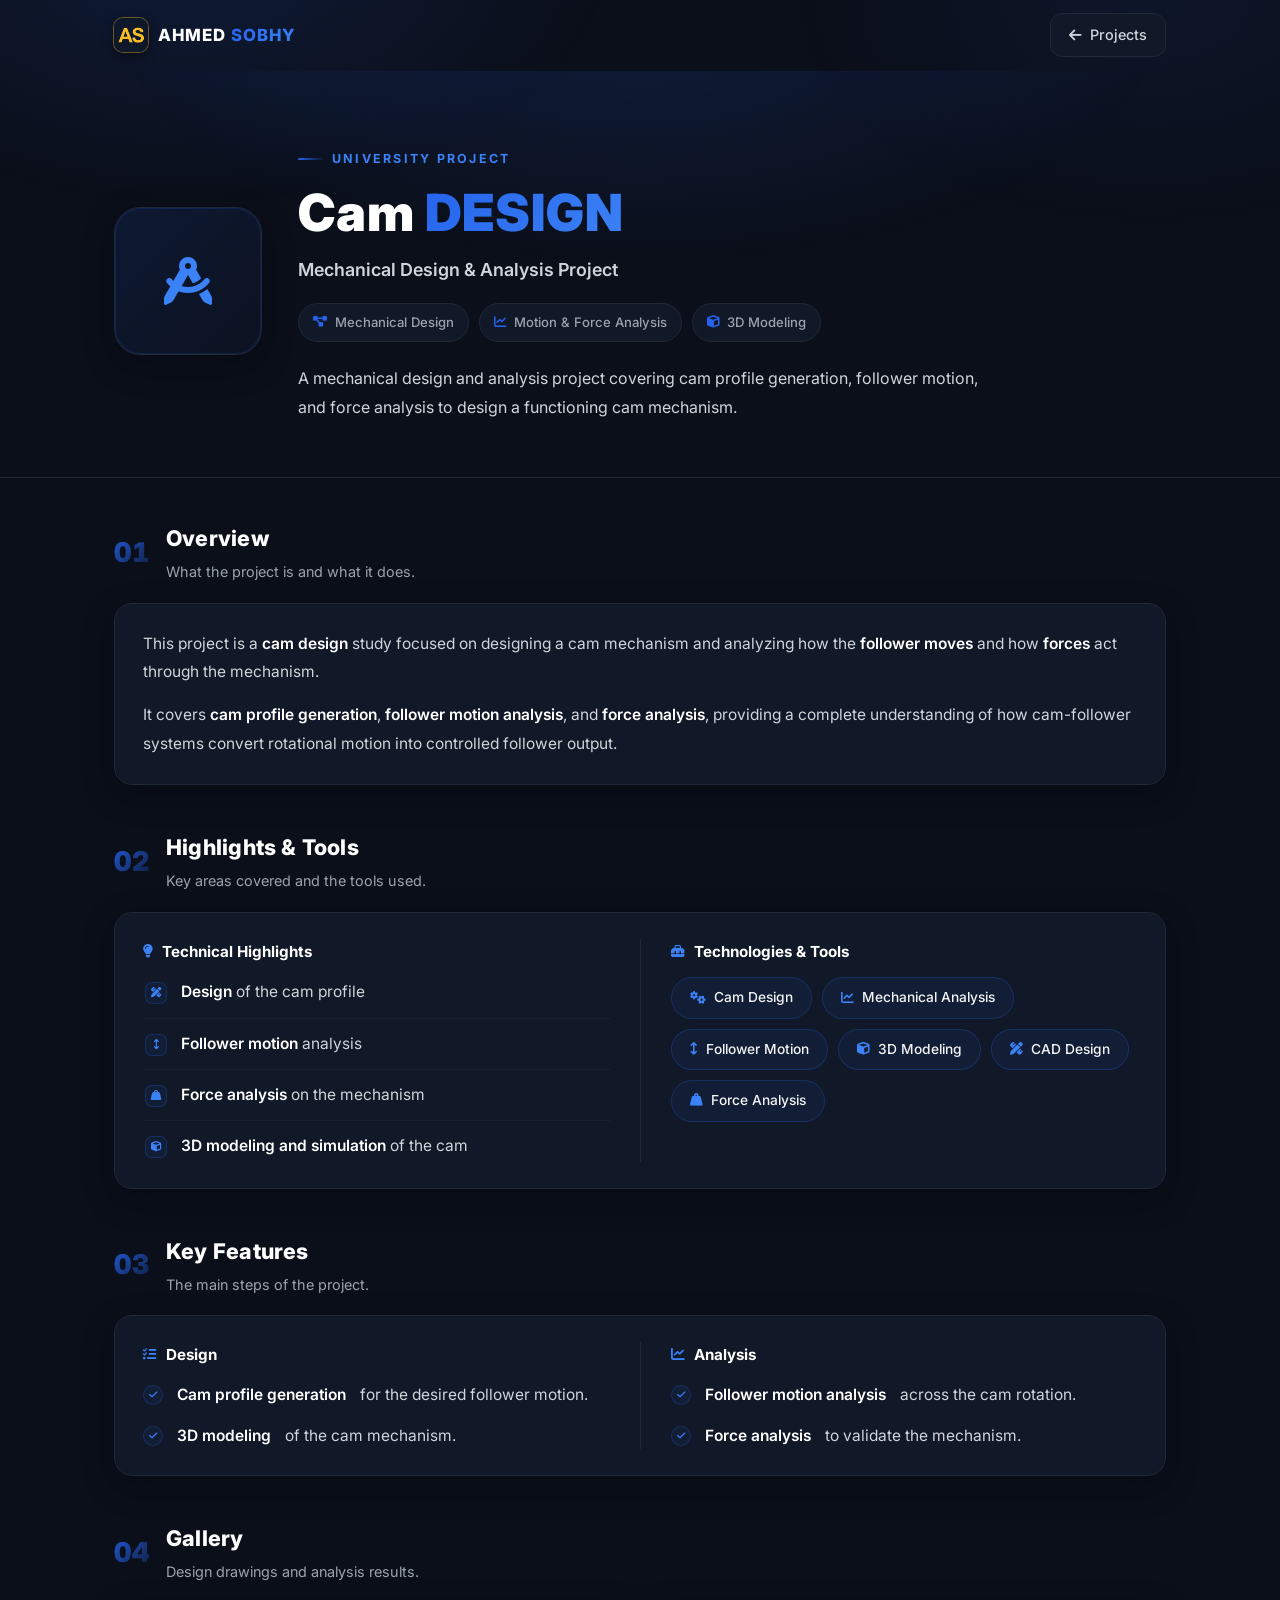
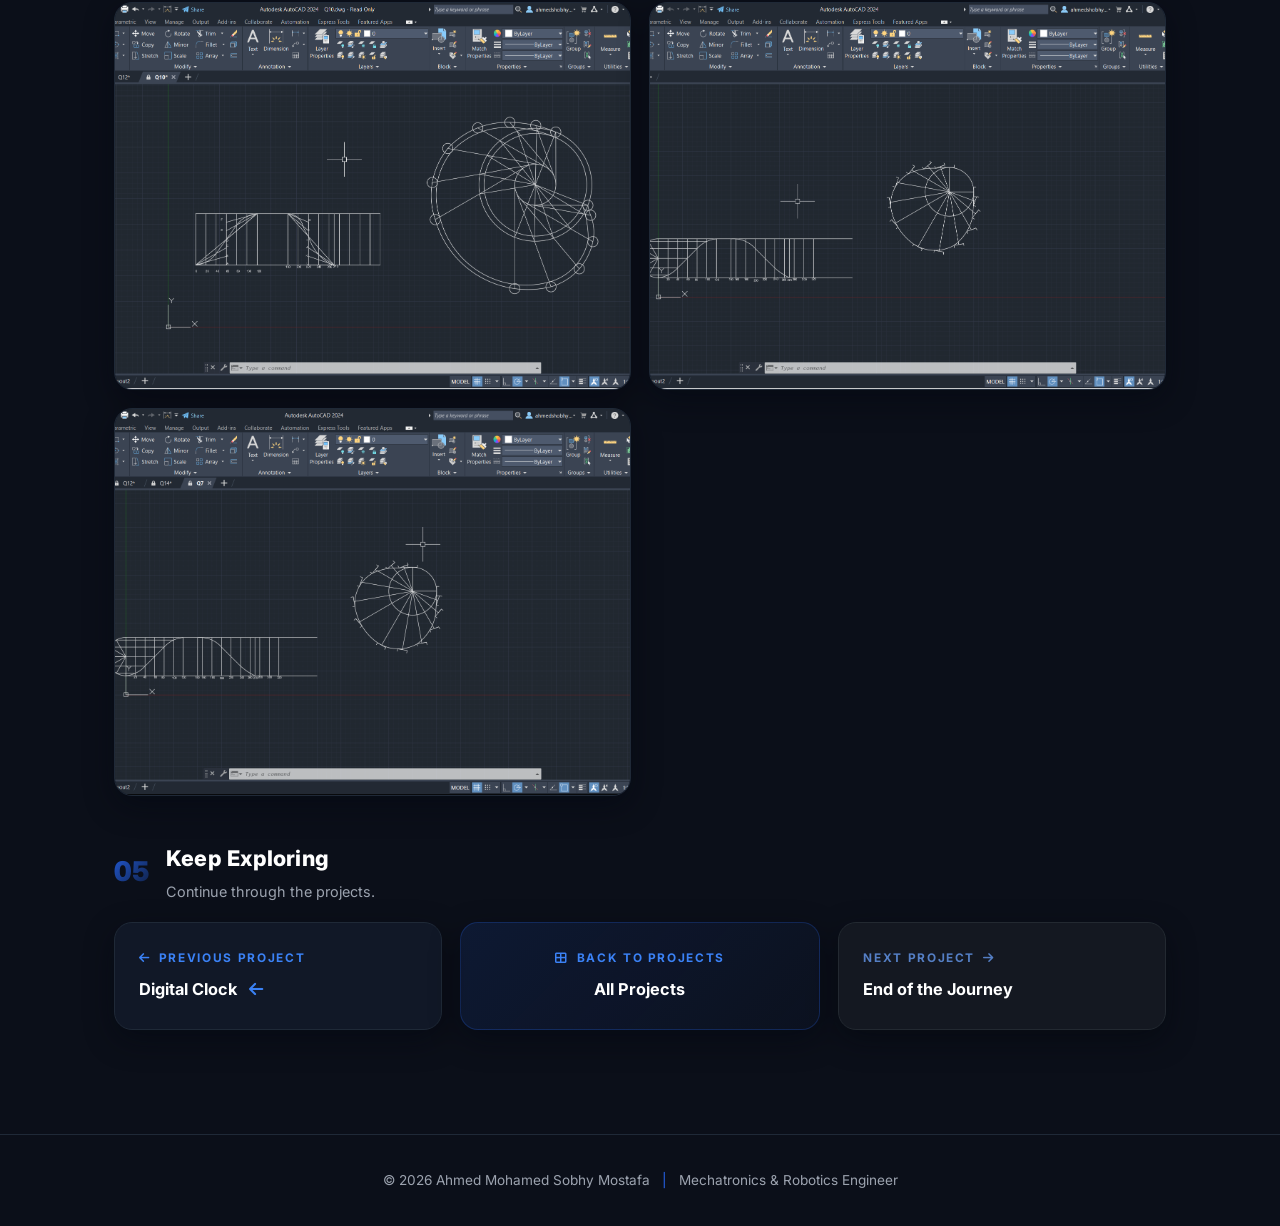
<file: cam-design-details.html>
<!DOCTYPE html>
<html lang="en">
<head>
  <meta charset="UTF-8" />
  <meta name="viewport" content="width=device-width, initial-scale=1.0" />
  <title>Cam Design Project - Ahmed Sobhy</title>
  <meta name="description" content="Cam design project covering cam profile generation, follower motion, and force analysis as a mechanical design and analysis project." />
  <link rel="icon" href="favicon.ico" sizes="48x48" />
  <link rel="icon" type="image/png" sizes="32x32" href="favicon-32x32.png" />
  <link rel="preconnect" href="https://fonts.googleapis.com" />
  <link rel="preconnect" href="https://fonts.gstatic.com" crossorigin />
  <link href="https://fonts.googleapis.com/css2?family=Inter:wght@300;400;500;600;700;800;900&display=swap" rel="stylesheet" />
  <link rel="stylesheet" href="https://cdnjs.cloudflare.com/ajax/libs/font-awesome/6.5.1/css/all.min.css" />
  <link rel="stylesheet" href="exp-style.css" />
</head>
<body>

  <div class="bg-glow" aria-hidden="true"></div>

  <!-- ===== NAVBAR ===== -->
  <nav class="exp-navbar" id="expNavbar">
    <div class="container exp-nav-inner">
      <a href="index.html" class="exp-nav-logo">
        <img src="as-logo.png" alt="AS" />
        <span class="text">AHMED <span class="gradient-text">SOBHY</span></span>
      </a>
      <a href="index.html#projects" class="exp-nav-back"><i class="fas fa-arrow-left"></i> Projects</a>
    </div>
  </nav>

  <!-- ===== HERO ===== -->
  <header class="exp-hero">
    <div class="container">
      <div class="exp-hero-inner">
        <div class="exp-hero-logo" style="background:linear-gradient(135deg,rgba(37,99,235,0.12),rgba(37,99,235,0.04));display:flex;align-items:center;justify-content:center;">
          <i class="fas fa-compass-drafting" style="font-size:3rem;color:var(--primary-hover);"></i>
        </div>
        <div class="exp-hero-content">
          <span class="exp-hero-kicker">University Project</span>
          <h1 class="exp-hero-title">Cam <span class="gradient-text">DESIGN</span></h1>
          <p class="exp-hero-role">Mechanical Design &amp; Analysis Project</p>
          <div class="exp-hero-meta">
            <span class="exp-meta-item"><i class="fas fa-project-diagram"></i> Mechanical Design</span>
            <span class="exp-meta-item"><i class="fas fa-chart-line"></i> Motion &amp; Force Analysis</span>
            <span class="exp-meta-item"><i class="fas fa-cube"></i> 3D Modeling</span>
          </div>
          <p class="exp-hero-summary">
            A mechanical design and analysis project covering cam profile generation, follower motion, and force analysis to design a functioning cam mechanism.
          </p>
        </div>
      </div>
    </div>
  </header>

  <!-- ===== CONTENT ===== -->
  <main class="container exp-main">

    <!-- 01 OVERVIEW -->
    <section class="exp-section">
      <div class="exp-section-head reveal">
        <span class="exp-section-num">01</span>
        <div>
          <h2 class="exp-section-title">Overview</h2>
          <p class="exp-section-sub">What the project is and what it does.</p>
        </div>
      </div>
      <div class="exp-card reveal">
        <p>
          This project is a <strong>cam design</strong> study focused on designing a cam mechanism and analyzing how the <strong>follower moves</strong> and how <strong>forces</strong> act through the mechanism.
        </p>
        <p>
          It covers <strong>cam profile generation</strong>, <strong>follower motion analysis</strong>, and <strong>force analysis</strong>, providing a complete understanding of how cam-follower systems convert rotational motion into controlled follower output.
        </p>
      </div>
    </section>

    <!-- 02 TECHNICAL HIGHLIGHTS & TOOLS -->
    <section class="exp-section">
      <div class="exp-section-head reveal">
        <span class="exp-section-num">02</span>
        <div>
          <h2 class="exp-section-title">Highlights &amp; Tools</h2>
          <p class="exp-section-sub">Key areas covered and the tools used.</p>
        </div>
      </div>
      <div class="exp-card reveal">
        <div class="exp-combo">
          <div class="exp-combo-col">
            <h4 class="exp-mini-title"><i class="fas fa-lightbulb"></i> Technical Highlights</h4>
            <ul class="exp-highlight-list">
              <li><span class="hl-ic"><i class="fas fa-pen-ruler"></i></span> <span><strong>Design</strong> of the cam profile</span></li>
              <li><span class="hl-ic"><i class="fas fa-arrows-up-down"></i></span> <span><strong>Follower motion</strong> analysis</span></li>
              <li><span class="hl-ic"><i class="fas fa-weight-hanging"></i></span> <span><strong>Force analysis</strong> on the mechanism</span></li>
              <li><span class="hl-ic"><i class="fas fa-cube"></i></span> <span><strong>3D modeling and simulation</strong> of the cam</span></li>
            </ul>
          </div>
          <div class="exp-combo-col">
            <h4 class="exp-mini-title"><i class="fas fa-toolbox"></i> Technologies &amp; Tools</h4>
            <div class="exp-chip-grid">
              <span class="exp-chip"><i class="fas fa-gears"></i> Cam Design</span>
              <span class="exp-chip"><i class="fas fa-chart-line"></i> Mechanical Analysis</span>
              <span class="exp-chip"><i class="fas fa-arrows-up-down"></i> Follower Motion</span>
              <span class="exp-chip"><i class="fas fa-cube"></i> 3D Modeling</span>
              <span class="exp-chip"><i class="fas fa-pen-ruler"></i> CAD Design</span>
              <span class="exp-chip"><i class="fas fa-weight-hanging"></i> Force Analysis</span>
            </div>
          </div>
        </div>
      </div>
    </section>

    <!-- 03 KEY FEATURES -->
    <section class="exp-section">
      <div class="exp-section-head reveal">
        <span class="exp-section-num">03</span>
        <div>
          <h2 class="exp-section-title">Key Features</h2>
          <p class="exp-section-sub">The main steps of the project.</p>
        </div>
      </div>
      <div class="exp-card reveal">
        <div class="exp-combo">
          <div class="exp-combo-col">
            <h4 class="exp-mini-title"><i class="fas fa-list-check"></i> Design</h4>
            <ul class="exp-bullet-list">
              <li><span class="bl-ic"><i class="fas fa-check"></i></span> <strong>Cam profile generation</strong> for the desired follower motion.</li>
              <li><span class="bl-ic"><i class="fas fa-check"></i></span> <strong>3D modeling</strong> of the cam mechanism.</li>
            </ul>
          </div>
          <div class="exp-combo-col">
            <h4 class="exp-mini-title"><i class="fas fa-chart-line"></i> Analysis</h4>
            <ul class="exp-bullet-list">
              <li><span class="bl-ic"><i class="fas fa-check"></i></span> <strong>Follower motion analysis</strong> across the cam rotation.</li>
              <li><span class="bl-ic"><i class="fas fa-check"></i></span> <strong>Force analysis</strong> to validate the mechanism.</li>
            </ul>
          </div>
        </div>
      </div>
    </section>

    <!-- 04 GALLERY -->
    <section class="exp-section">
      <div class="exp-section-head reveal">
        <span class="exp-section-num">04</span>
        <div>
          <h2 class="exp-section-title">Gallery</h2>
          <p class="exp-section-sub">Design drawings and analysis results.</p>
        </div>
      </div>
      <div class="exp-gallery">
        <figure class="exp-gallery-item" data-src="cam1.png">
          <img src="cam1.png" alt="Cam Design Drawing 1" loading="lazy" />
          <figcaption class="exp-gallery-label">Cam Design Drawing 1</figcaption>
          <span class="exp-gallery-zoom"><i class="fas fa-expand"></i></span>
        </figure>
        <figure class="exp-gallery-item" data-src="cam2.png">
          <img src="cam2.png" alt="Cam Design Drawing 2" loading="lazy" />
          <figcaption class="exp-gallery-label">Cam Design Drawing 2</figcaption>
          <span class="exp-gallery-zoom"><i class="fas fa-expand"></i></span>
        </figure>
        <figure class="exp-gallery-item" data-src="cam3.png">
          <img src="cam3.png" alt="Cam Design Drawing 3" loading="lazy" />
          <figcaption class="exp-gallery-label">Cam Design Drawing 3</figcaption>
          <span class="exp-gallery-zoom"><i class="fas fa-expand"></i></span>
        </figure>
      </div>
    </section>

    <!-- 05 NAVIGATION (dynamic, injected by project-nav.js) -->
    <div id="project-nav"></div>

  </main>

  <!-- ===== FOOTER ===== -->
  <footer class="exp-footer">
    <p>&copy; 2026 Ahmed Mohamed Sobhy Mostafa <span class="footer-dot">|</span> Mechatronics &amp; Robotics Engineer</p>
  </footer>

  <script src="exp-main.js"></script>
  <script src="project-nav.js"></script>
</body>
</html>
</file>
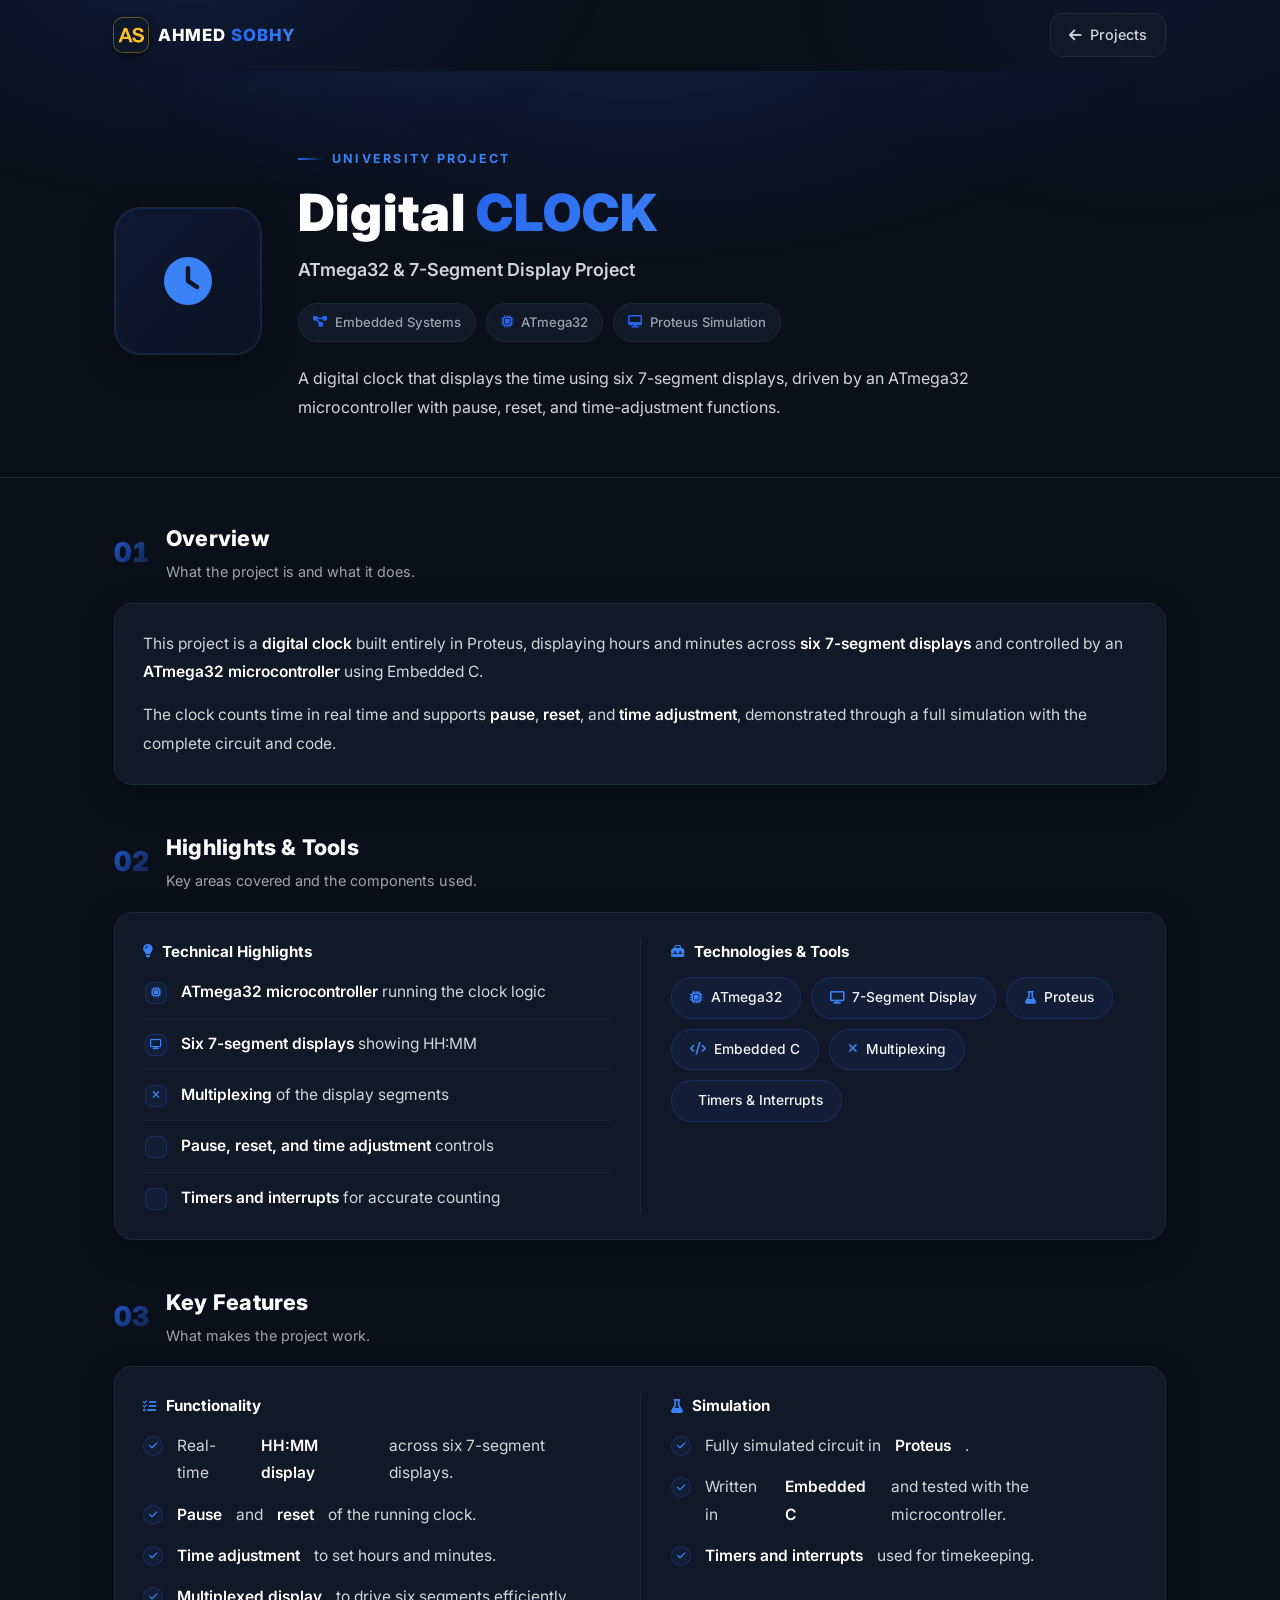
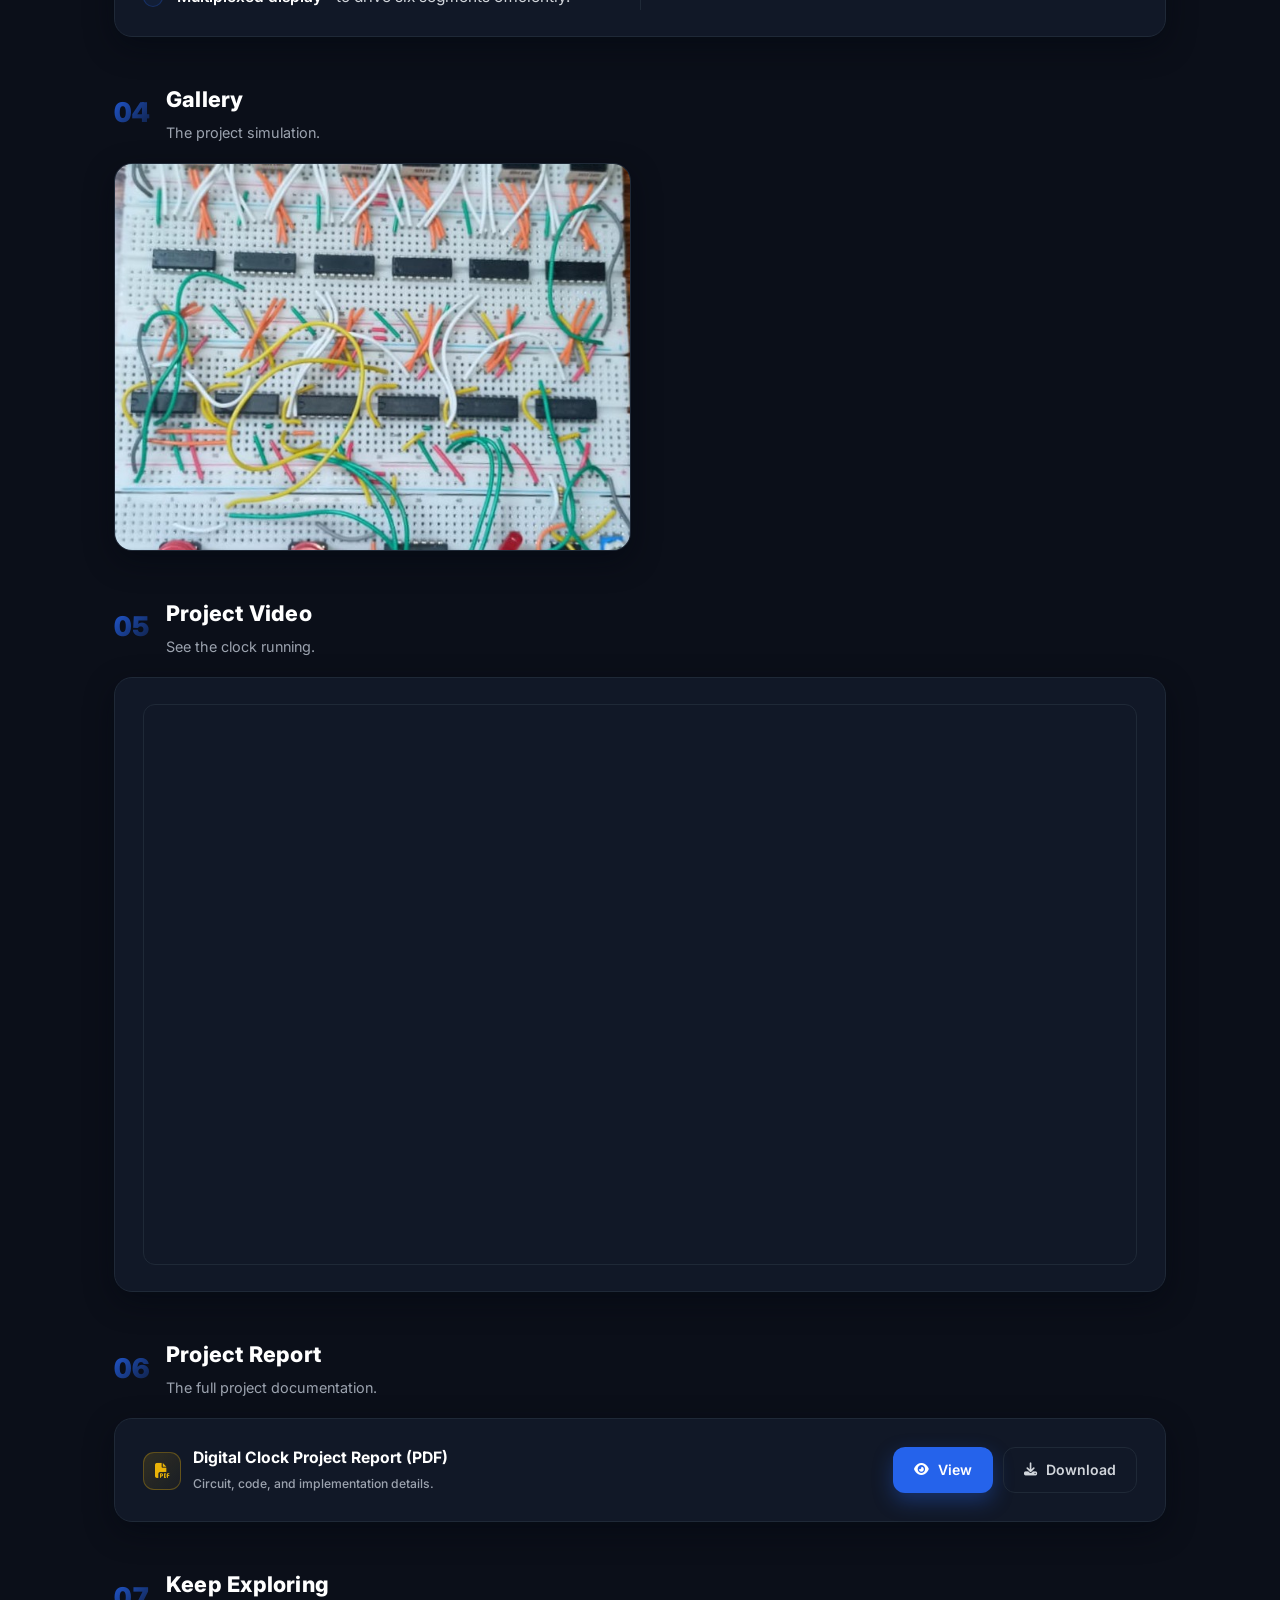
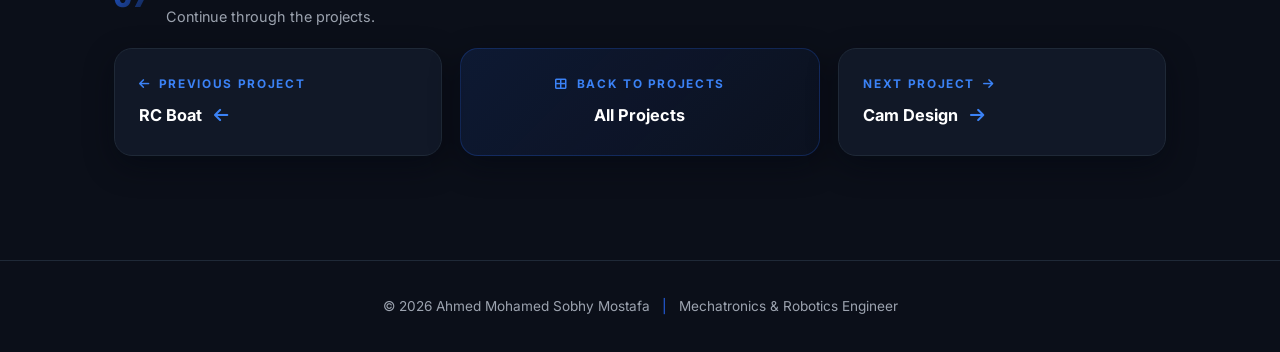
<file: digital-clock-details.html>
<!DOCTYPE html>
<html lang="en">
<head>
  <meta charset="UTF-8" />
  <meta name="viewport" content="width=device-width, initial-scale=1.0" />
  <title>Digital Clock Project - Ahmed Sobhy</title>
  <meta name="description" content="Digital Clock project built with an ATmega32 microcontroller and 7-segment displays, including simulation and a full project report." />
  <link rel="icon" href="favicon.ico" sizes="48x48" />
  <link rel="icon" type="image/png" sizes="32x32" href="favicon-32x32.png" />
  <link rel="preconnect" href="https://fonts.googleapis.com" />
  <link rel="preconnect" href="https://fonts.gstatic.com" crossorigin />
  <link href="https://fonts.googleapis.com/css2?family=Inter:wght@300;400;500;600;700;800;900&display=swap" rel="stylesheet" />
  <link rel="stylesheet" href="https://cdnjs.cloudflare.com/ajax/libs/font-awesome/6.5.1/css/all.min.css" />
  <link rel="stylesheet" href="exp-style.css" />
</head>
<body>

  <div class="bg-glow" aria-hidden="true"></div>

  <!-- ===== NAVBAR ===== -->
  <nav class="exp-navbar" id="expNavbar">
    <div class="container exp-nav-inner">
      <a href="index.html" class="exp-nav-logo">
        <img src="as-logo.png" alt="AS" />
        <span class="text">AHMED <span class="gradient-text">SOBHY</span></span>
      </a>
      <a href="index.html#projects" class="exp-nav-back"><i class="fas fa-arrow-left"></i> Projects</a>
    </div>
  </nav>

  <!-- ===== HERO ===== -->
  <header class="exp-hero">
    <div class="container">
      <div class="exp-hero-inner">
        <div class="exp-hero-logo" style="background:linear-gradient(135deg,rgba(37,99,235,0.12),rgba(37,99,235,0.04));display:flex;align-items:center;justify-content:center;">
          <i class="fas fa-clock" style="font-size:3rem;color:var(--primary-hover);"></i>
        </div>
        <div class="exp-hero-content">
          <span class="exp-hero-kicker">University Project</span>
          <h1 class="exp-hero-title">Digital <span class="gradient-text">CLOCK</span></h1>
          <p class="exp-hero-role">ATmega32 &amp; 7-Segment Display Project</p>
          <div class="exp-hero-meta">
            <span class="exp-meta-item"><i class="fas fa-project-diagram"></i> Embedded Systems</span>
            <span class="exp-meta-item"><i class="fas fa-microchip"></i> ATmega32</span>
            <span class="exp-meta-item"><i class="fas fa-desktop"></i> Proteus Simulation</span>
          </div>
          <p class="exp-hero-summary">
            A digital clock that displays the time using six 7-segment displays, driven by an ATmega32 microcontroller with pause, reset, and time-adjustment functions.
          </p>
        </div>
      </div>
    </div>
  </header>

  <!-- ===== CONTENT ===== -->
  <main class="container exp-main">

    <!-- 01 OVERVIEW -->
    <section class="exp-section">
      <div class="exp-section-head reveal">
        <span class="exp-section-num">01</span>
        <div>
          <h2 class="exp-section-title">Overview</h2>
          <p class="exp-section-sub">What the project is and what it does.</p>
        </div>
      </div>
      <div class="exp-card reveal">
        <p>
          This project is a <strong>digital clock</strong> built entirely in Proteus, displaying hours and minutes across <strong>six 7-segment displays</strong> and controlled by an <strong>ATmega32 microcontroller</strong> using Embedded C.
        </p>
        <p>
          The clock counts time in real time and supports <strong>pause</strong>, <strong>reset</strong>, and <strong>time adjustment</strong>, demonstrated through a full simulation with the complete circuit and code.
        </p>
      </div>
    </section>

    <!-- 02 TECHNICAL HIGHLIGHTS & TOOLS -->
    <section class="exp-section">
      <div class="exp-section-head reveal">
        <span class="exp-section-num">02</span>
        <div>
          <h2 class="exp-section-title">Highlights &amp; Tools</h2>
          <p class="exp-section-sub">Key areas covered and the components used.</p>
        </div>
      </div>
      <div class="exp-card reveal">
        <div class="exp-combo">
          <div class="exp-combo-col">
            <h4 class="exp-mini-title"><i class="fas fa-lightbulb"></i> Technical Highlights</h4>
            <ul class="exp-highlight-list">
              <li><span class="hl-ic"><i class="fas fa-microchip"></i></span> <span><strong>ATmega32 microcontroller</strong> running the clock logic</span></li>
              <li><span class="hl-ic"><i class="fas fa-display"></i></span> <span><strong>Six 7-segment displays</strong> showing HH:MM</span></li>
              <li><span class="hl-ic"><i class="fas fa-multiply"></i></span> <span><strong>Multiplexing</strong> of the display segments</span></li>
              <li><span class="hl-ic"><i class="fas fa-play-pause"></i></span> <span><strong>Pause, reset, and time adjustment</strong> controls</span></li>
              <li><span class="hl-ic"><i class="fas fa-timer"></i></span> <span><strong>Timers and interrupts</strong> for accurate counting</span></li>
            </ul>
          </div>
          <div class="exp-combo-col">
            <h4 class="exp-mini-title"><i class="fas fa-toolbox"></i> Technologies &amp; Tools</h4>
            <div class="exp-chip-grid">
              <span class="exp-chip"><i class="fas fa-microchip"></i> ATmega32</span>
              <span class="exp-chip"><i class="fas fa-display"></i> 7-Segment Display</span>
              <span class="exp-chip"><i class="fas fa-flask"></i> Proteus</span>
              <span class="exp-chip"><i class="fas fa-code"></i> Embedded C</span>
              <span class="exp-chip"><i class="fas fa-multiply"></i> Multiplexing</span>
              <span class="exp-chip"><i class="fas fa-timer"></i> Timers &amp; Interrupts</span>
            </div>
          </div>
        </div>
      </div>
    </section>

    <!-- 03 KEY FEATURES -->
    <section class="exp-section">
      <div class="exp-section-head reveal">
        <span class="exp-section-num">03</span>
        <div>
          <h2 class="exp-section-title">Key Features</h2>
          <p class="exp-section-sub">What makes the project work.</p>
        </div>
      </div>
      <div class="exp-card reveal">
        <div class="exp-combo">
          <div class="exp-combo-col">
            <h4 class="exp-mini-title"><i class="fas fa-list-check"></i> Functionality</h4>
            <ul class="exp-bullet-list">
              <li><span class="bl-ic"><i class="fas fa-check"></i></span> Real-time <strong>HH:MM display</strong> across six 7-segment displays.</li>
              <li><span class="bl-ic"><i class="fas fa-check"></i></span> <strong>Pause</strong> and <strong>reset</strong> of the running clock.</li>
              <li><span class="bl-ic"><i class="fas fa-check"></i></span> <strong>Time adjustment</strong> to set hours and minutes.</li>
              <li><span class="bl-ic"><i class="fas fa-check"></i></span> <strong>Multiplexed display</strong> to drive six segments efficiently.</li>
            </ul>
          </div>
          <div class="exp-combo-col">
            <h4 class="exp-mini-title"><i class="fas fa-flask"></i> Simulation</h4>
            <ul class="exp-bullet-list">
              <li><span class="bl-ic"><i class="fas fa-check"></i></span> Fully simulated circuit in <strong>Proteus</strong>.</li>
              <li><span class="bl-ic"><i class="fas fa-check"></i></span> Written in <strong>Embedded C</strong> and tested with the microcontroller.</li>
              <li><span class="bl-ic"><i class="fas fa-check"></i></span> <strong>Timers and interrupts</strong> used for timekeeping.</li>
            </ul>
          </div>
        </div>
      </div>
    </section>

    <!-- 04 GALLERY -->
    <section class="exp-section">
      <div class="exp-section-head reveal">
        <span class="exp-section-num">04</span>
        <div>
          <h2 class="exp-section-title">Gallery</h2>
          <p class="exp-section-sub">The project simulation.</p>
        </div>
      </div>
      <div class="exp-gallery">
        <figure class="exp-gallery-item" data-src="digital-clock.jpeg">
          <img src="digital-clock.jpeg" alt="Digital Clock Circuit Simulation" loading="lazy" />
          <figcaption class="exp-gallery-label">Circuit Simulation</figcaption>
          <span class="exp-gallery-zoom"><i class="fas fa-expand"></i></span>
        </figure>
      </div>
    </section>

    <!-- 05 PROJECT VIDEO -->
    <section class="exp-section">
      <div class="exp-section-head reveal">
        <span class="exp-section-num">05</span>
        <div>
          <h2 class="exp-section-title">Project Video</h2>
          <p class="exp-section-sub">See the clock running.</p>
        </div>
      </div>
      <div class="exp-card reveal">
        <div style="position:relative;padding-bottom:56.25%;height:0;overflow:hidden;border-radius:12px;border:1px solid var(--dark-border);">
          <iframe src="https://drive.google.com/file/d/1DNbLYx_ayaaEHYVFZDmZ1iWl7o4TyNm8/preview?hl=en" style="position:absolute;top:0;left:0;width:100%;height:100%;border:none;" allow="autoplay" allowfullscreen></iframe>
        </div>
      </div>
    </section>

    <!-- 06 PROJECT REPORT -->
    <section class="exp-section">
      <div class="exp-section-head reveal">
        <span class="exp-section-num">06</span>
        <div>
          <h2 class="exp-section-title">Project Report</h2>
          <p class="exp-section-sub">The full project documentation.</p>
        </div>
      </div>
      <div class="exp-card reveal" style="display:flex;align-items:center;justify-content:space-between;gap:20px;flex-wrap:wrap;">
        <div class="exp-cert-name">
          <span class="cert-ic"><i class="fas fa-file-pdf"></i></span>
          <div>
            <h3 style="font-size:0.98rem;font-weight:700;color:white;">Digital Clock Project Report (PDF)</h3>
            <span style="font-size:0.76rem;color:var(--text-muted);">Circuit, code, and implementation details.</span>
          </div>
        </div>
        <div class="exp-cert-actions">
          <a class="btn btn-primary" href="Digital Clock Report.pdf" target="_blank" rel="noopener"><i class="fas fa-eye"></i> View</a>
          <a class="btn btn-ghost" href="Digital Clock Report.pdf" download><i class="fas fa-download"></i> Download</a>
        </div>
      </div>
    </section>

    <!-- 07 NAVIGATION (dynamic, injected by project-nav.js) -->
    <div id="project-nav"></div>

  </main>

  <!-- ===== FOOTER ===== -->
  <footer class="exp-footer">
    <p>&copy; 2026 Ahmed Mohamed Sobhy Mostafa <span class="footer-dot">|</span> Mechatronics &amp; Robotics Engineer</p>
  </footer>

  <script src="exp-main.js"></script>
  <script src="project-nav.js"></script>
</body>
</html>
</file>
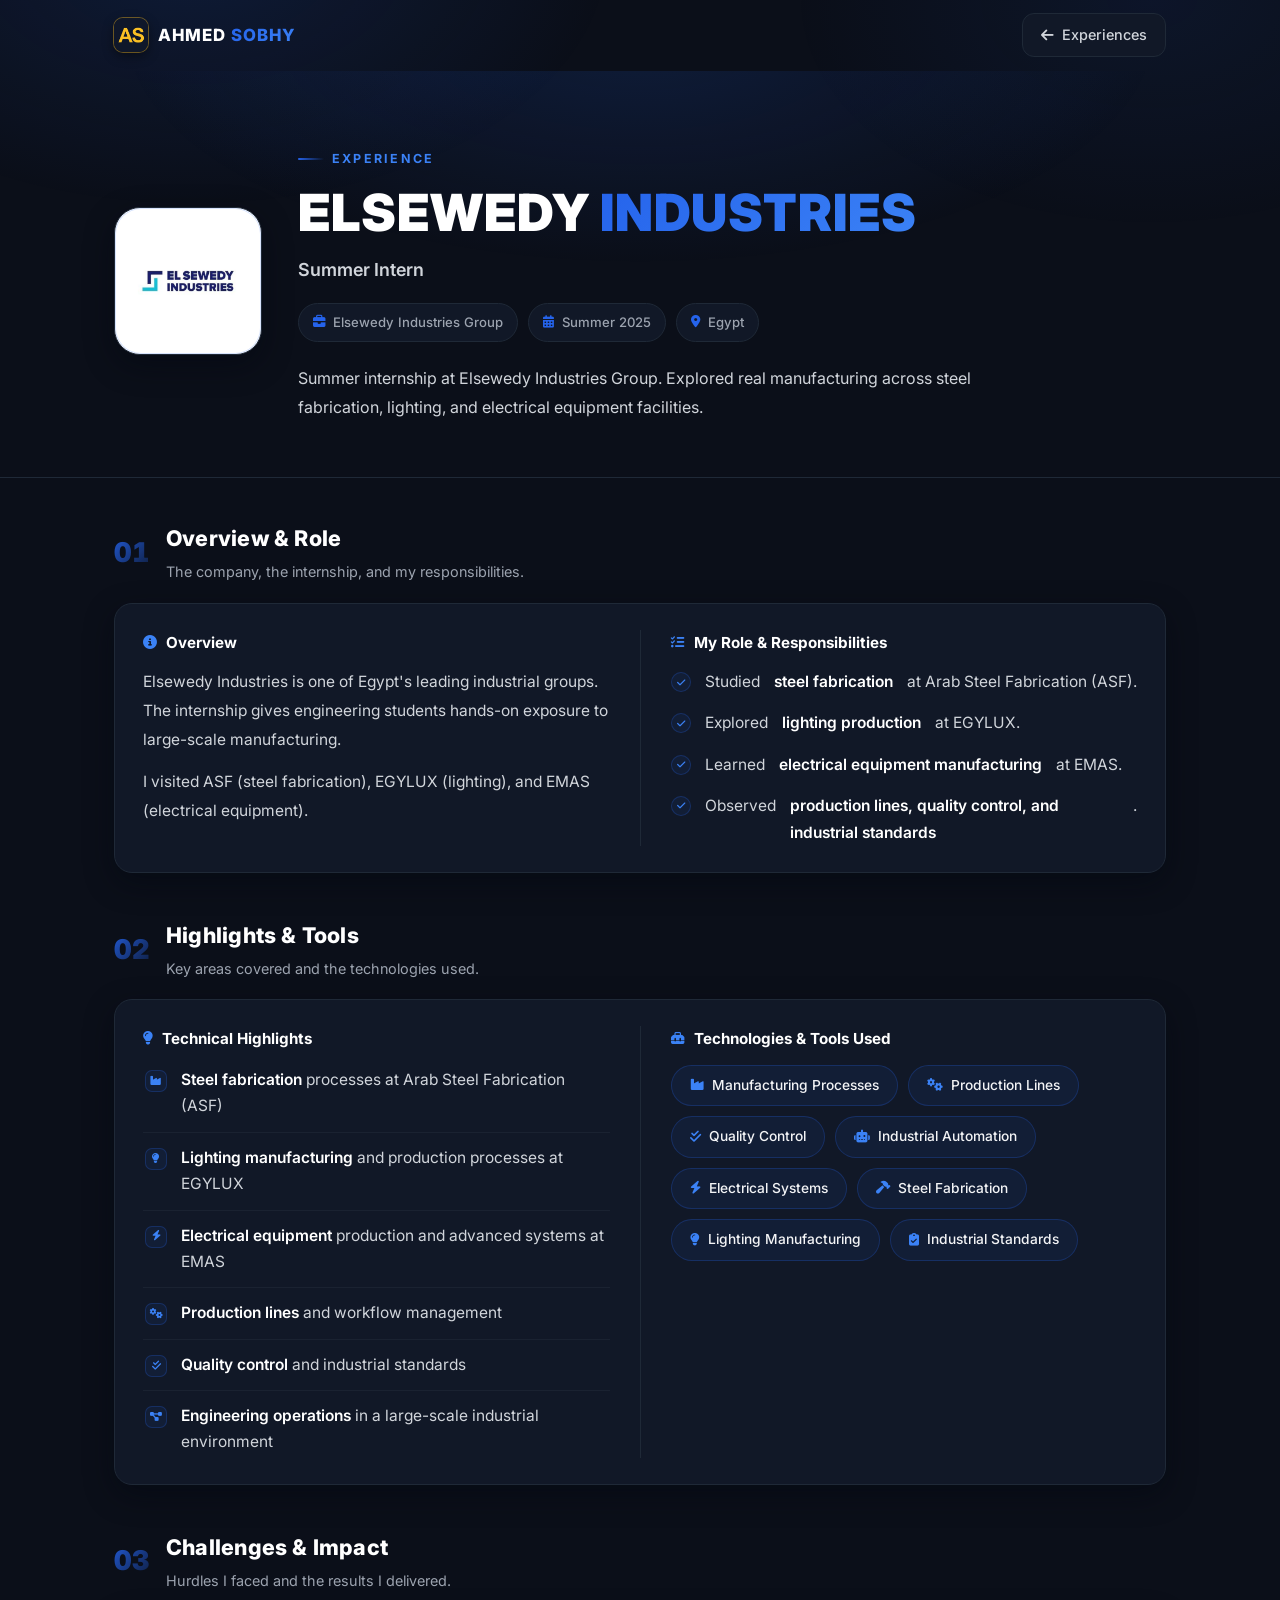
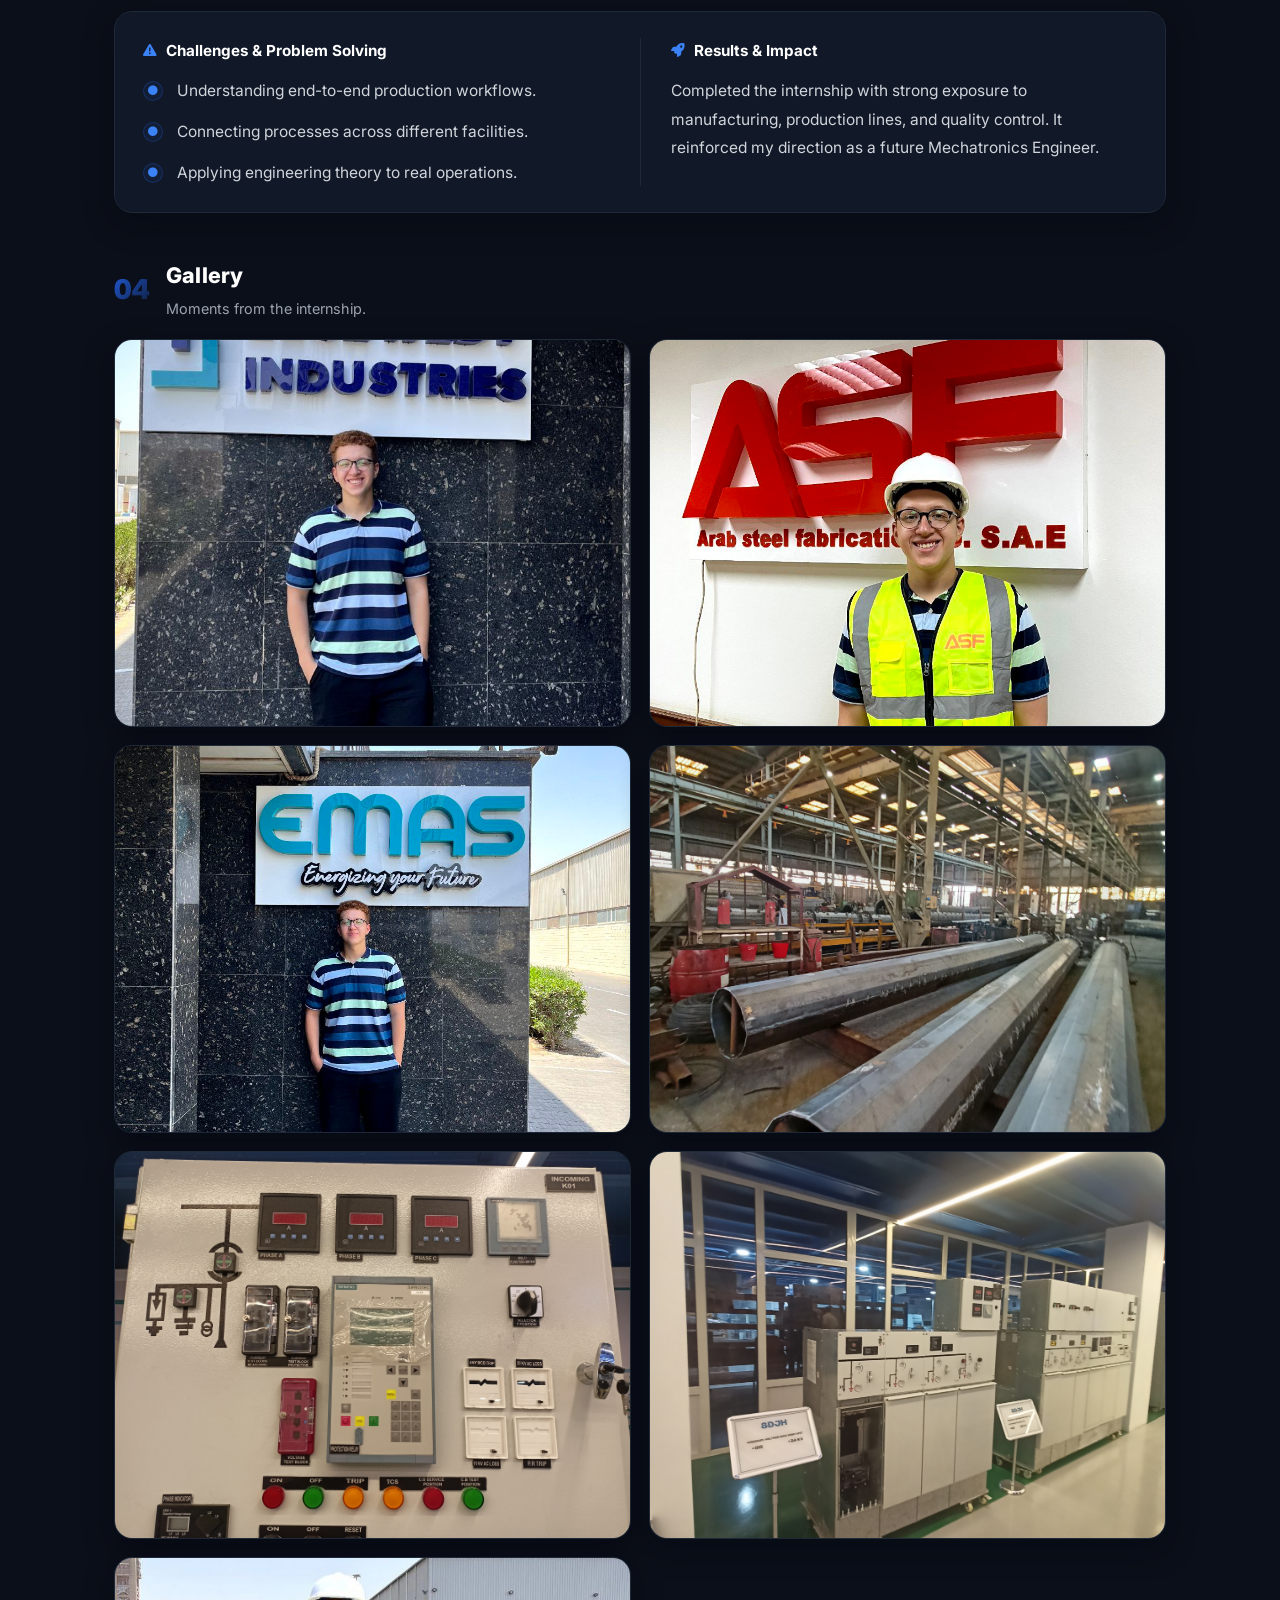
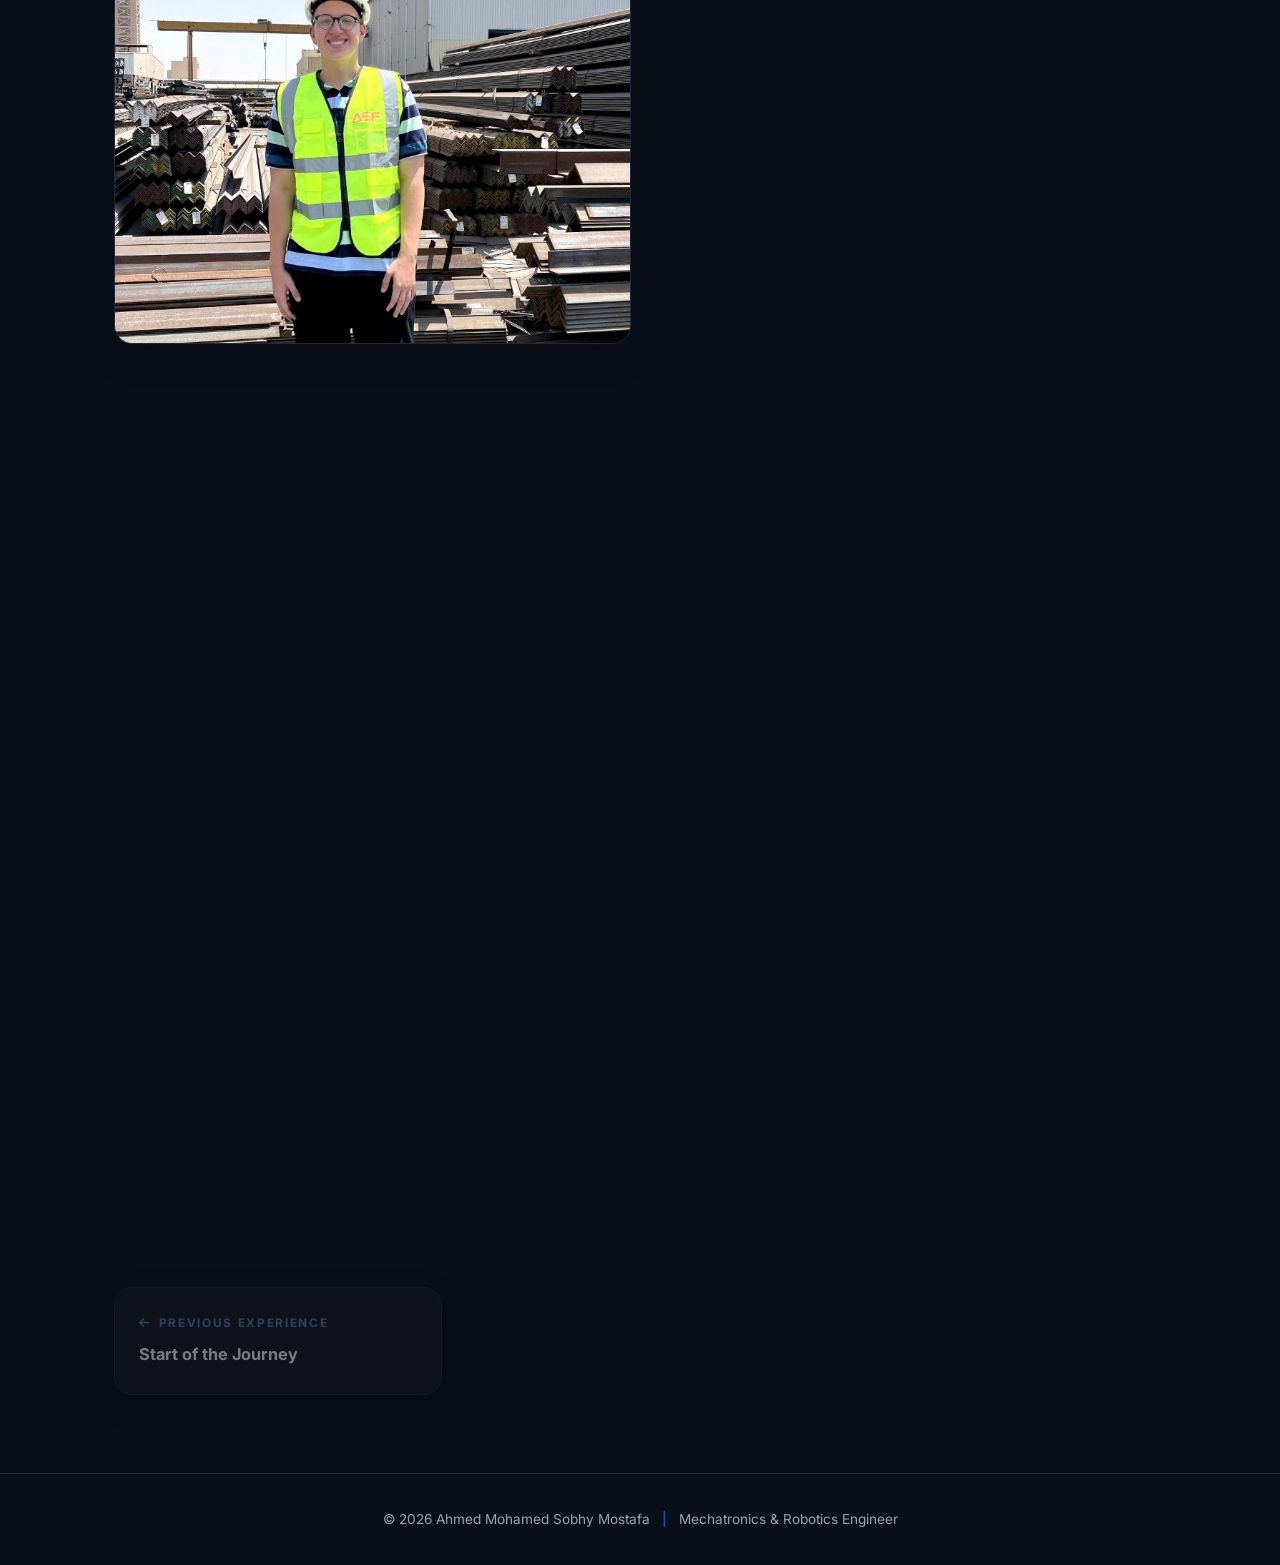
<file: elsewedy-details.html>
<!DOCTYPE html>
<html lang="en">
<head>
  <meta charset="UTF-8" />
  <meta name="viewport" content="width=device-width, initial-scale=1.0" />
  <title>Elsewedy Industries | Summer Intern - Ahmed Sobhy</title>
  <meta name="description" content="Summer internship at Elsewedy Industries Group - hands-on exposure to manufacturing processes, production lines, quality control, and industrial automation across ASF, EGYLUX, and EMAS facilities." />
  <link rel="icon" href="favicon.ico" sizes="48x48" />
  <link rel="icon" type="image/png" sizes="32x32" href="favicon-32x32.png" />
  <link rel="preconnect" href="https://fonts.googleapis.com" />
  <link rel="preconnect" href="https://fonts.gstatic.com" crossorigin />
  <link href="https://fonts.googleapis.com/css2?family=Inter:wght@300;400;500;600;700;800;900&display=swap" rel="stylesheet" />
  <link rel="stylesheet" href="https://cdnjs.cloudflare.com/ajax/libs/font-awesome/6.5.1/css/all.min.css" />
  <link rel="stylesheet" href="exp-style.css" />
</head>
<body>

  <div class="bg-glow" aria-hidden="true"></div>

  <!-- ===== NAVBAR ===== -->
  <nav class="exp-navbar" id="expNavbar">
    <div class="container exp-nav-inner">
      <a href="index.html" class="exp-nav-logo">
        <img src="as-logo.png" alt="AS" />
        <span class="text">AHMED <span class="gradient-text">SOBHY</span></span>
      </a>
      <a href="index.html#experience" class="exp-nav-back"><i class="fas fa-arrow-left"></i> Experiences</a>
    </div>
  </nav>

  <!-- ===== HERO ===== -->
  <header class="exp-hero">
    <div class="container">
      <div class="exp-hero-inner">
        <div class="exp-hero-logo light"><img src="elsewedy-logo.jpg" alt="Elsewedy Industries" /></div>
        <div class="exp-hero-content">
          <span class="exp-hero-kicker">Experience</span>
          <h1 class="exp-hero-title">ELSEWEDY <span class="gradient-text">INDUSTRIES</span></h1>
          <p class="exp-hero-role">Summer Intern</p>
          <div class="exp-hero-meta">
            <span class="exp-meta-item"><i class="fas fa-briefcase"></i> Elsewedy Industries Group</span>
            <span class="exp-meta-item"><i class="fas fa-calendar-alt"></i> Summer 2025</span>
            <span class="exp-meta-item"><i class="fas fa-map-marker-alt"></i> Egypt</span>
          </div>
          <p class="exp-hero-summary">
            Summer internship at Elsewedy Industries Group. Explored real manufacturing across steel fabrication, lighting, and electrical equipment facilities.
          </p>
        </div>
      </div>
    </div>
  </header>

  <!-- ===== CONTENT ===== -->
  <main class="container exp-main">

    <!-- 01 OVERVIEW & ROLE -->
    <section class="exp-section">
      <div class="exp-section-head reveal">
        <span class="exp-section-num">01</span>
        <div>
          <h2 class="exp-section-title">Overview &amp; Role</h2>
          <p class="exp-section-sub">The company, the internship, and my responsibilities.</p>
        </div>
      </div>
      <div class="exp-card reveal">
        <div class="exp-combo">
          <div class="exp-combo-col">
            <h4 class="exp-mini-title"><i class="fas fa-circle-info"></i> Overview</h4>
            <p>
              Elsewedy Industries is one of Egypt's leading industrial groups. The internship gives engineering students hands-on exposure to large-scale manufacturing.
            </p>
            <p>
              I visited ASF (steel fabrication), EGYLUX (lighting), and EMAS (electrical equipment).
            </p>
          </div>
          <div class="exp-combo-col">
            <h4 class="exp-mini-title"><i class="fas fa-list-check"></i> My Role &amp; Responsibilities</h4>
            <ul class="exp-bullet-list">
              <li><span class="bl-ic"><i class="fas fa-check"></i></span> Studied <strong>steel fabrication</strong> at Arab Steel Fabrication (ASF).</li>
              <li><span class="bl-ic"><i class="fas fa-check"></i></span> Explored <strong>lighting production</strong> at EGYLUX.</li>
              <li><span class="bl-ic"><i class="fas fa-check"></i></span> Learned <strong>electrical equipment manufacturing</strong> at EMAS.</li>
              <li><span class="bl-ic"><i class="fas fa-check"></i></span> Observed <strong>production lines, quality control, and industrial standards</strong>.</li>
            </ul>
          </div>
        </div>
      </div>
    </section>

    <!-- 02 TECHNICAL HIGHLIGHTS & TOOLS -->
    <section class="exp-section">
      <div class="exp-section-head reveal">
        <span class="exp-section-num">02</span>
        <div>
          <h2 class="exp-section-title">Highlights &amp; Tools</h2>
          <p class="exp-section-sub">Key areas covered and the technologies used.</p>
        </div>
      </div>
      <div class="exp-card reveal">
        <div class="exp-combo">
          <div class="exp-combo-col">
            <h4 class="exp-mini-title"><i class="fas fa-lightbulb"></i> Technical Highlights</h4>
            <ul class="exp-highlight-list">
              <li><span class="hl-ic"><i class="fas fa-industry"></i></span> <span><strong>Steel fabrication</strong> processes at Arab Steel Fabrication (ASF)</span></li>
              <li><span class="hl-ic"><i class="fas fa-lightbulb"></i></span> <span><strong>Lighting manufacturing</strong> and production processes at EGYLUX</span></li>
              <li><span class="hl-ic"><i class="fas fa-bolt"></i></span> <span><strong>Electrical equipment</strong> production and advanced systems at EMAS</span></li>
              <li><span class="hl-ic"><i class="fas fa-gears"></i></span> <span><strong>Production lines</strong> and workflow management</span></li>
              <li><span class="hl-ic"><i class="fas fa-check-double"></i></span> <span><strong>Quality control</strong> and industrial standards</span></li>
              <li><span class="hl-ic"><i class="fas fa-diagram-project"></i></span> <span><strong>Engineering operations</strong> in a large-scale industrial environment</span></li>
            </ul>
          </div>
          <div class="exp-combo-col">
            <h4 class="exp-mini-title"><i class="fas fa-toolbox"></i> Technologies &amp; Tools Used</h4>
            <div class="exp-chip-grid">
              <span class="exp-chip"><i class="fas fa-industry"></i> Manufacturing Processes</span>
              <span class="exp-chip"><i class="fas fa-gears"></i> Production Lines</span>
              <span class="exp-chip"><i class="fas fa-check-double"></i> Quality Control</span>
              <span class="exp-chip"><i class="fas fa-robot"></i> Industrial Automation</span>
              <span class="exp-chip"><i class="fas fa-bolt"></i> Electrical Systems</span>
              <span class="exp-chip"><i class="fas fa-hammer"></i> Steel Fabrication</span>
              <span class="exp-chip"><i class="fas fa-lightbulb"></i> Lighting Manufacturing</span>
              <span class="exp-chip"><i class="fas fa-clipboard-check"></i> Industrial Standards</span>
            </div>
          </div>
        </div>
      </div>
    </section>

    <!-- 03 CHALLENGES & IMPACT -->
    <section class="exp-section">
      <div class="exp-section-head reveal">
        <span class="exp-section-num">03</span>
        <div>
          <h2 class="exp-section-title">Challenges &amp; Impact</h2>
          <p class="exp-section-sub">Hurdles I faced and the results I delivered.</p>
        </div>
      </div>
      <div class="exp-card reveal">
        <div class="exp-combo">
          <div class="exp-combo-col">
            <h4 class="exp-mini-title"><i class="fas fa-triangle-exclamation"></i> Challenges &amp; Problem Solving</h4>
            <ul class="exp-bullet-list">
              <li><span class="bl-ic"><i class="fas fa-circle"></i></span> Understanding end-to-end production workflows.</li>
              <li><span class="bl-ic"><i class="fas fa-circle"></i></span> Connecting processes across different facilities.</li>
              <li><span class="bl-ic"><i class="fas fa-circle"></i></span> Applying engineering theory to real operations.</li>
            </ul>
          </div>
          <div class="exp-combo-col">
            <h4 class="exp-mini-title"><i class="fas fa-rocket"></i> Results &amp; Impact</h4>
            <p>
              Completed the internship with strong exposure to manufacturing, production lines, and quality control. It reinforced my direction as a future Mechatronics Engineer.
            </p>
          </div>
        </div>
      </div>
    </section>

    <!-- 04 GALLERY -->
    <section class="exp-section">
      <div class="exp-section-head reveal">
        <span class="exp-section-num">04</span>
        <div>
          <h2 class="exp-section-title">Gallery</h2>
          <p class="exp-section-sub">Moments from the internship.</p>
        </div>
      </div>
      <div class="exp-gallery">
        <figure class="exp-gallery-item" data-src="elsewedy2.jpg">
          <img src="elsewedy2.jpg" alt="Image 01" loading="lazy" />
          <figcaption class="exp-gallery-label">Image 01</figcaption>
          <span class="exp-gallery-zoom"><i class="fas fa-expand"></i></span>
        </figure>
        <figure class="exp-gallery-item" data-src="elsewedy4.jpg">
          <img src="elsewedy4.jpg" alt="Image 02" loading="lazy" />
          <figcaption class="exp-gallery-label">Image 02</figcaption>
          <span class="exp-gallery-zoom"><i class="fas fa-expand"></i></span>
        </figure>
        <figure class="exp-gallery-item" data-src="elsewedy5.jpg">
          <img src="elsewedy5.jpg" alt="Image 03" loading="lazy" />
          <figcaption class="exp-gallery-label">Image 03</figcaption>
          <span class="exp-gallery-zoom"><i class="fas fa-expand"></i></span>
        </figure>
        <figure class="exp-gallery-item" data-src="elsewedy-a.jpg">
          <img src="elsewedy-a.jpg" alt="Image 04" loading="lazy" />
          <figcaption class="exp-gallery-label">Image 04</figcaption>
          <span class="exp-gallery-zoom"><i class="fas fa-expand"></i></span>
        </figure>
        <figure class="exp-gallery-item" data-src="elsewedy-b.jpg">
          <img src="elsewedy-b.jpg" alt="Image 05" loading="lazy" />
          <figcaption class="exp-gallery-label">Image 05</figcaption>
          <span class="exp-gallery-zoom"><i class="fas fa-expand"></i></span>
        </figure>
        <figure class="exp-gallery-item" data-src="elsewedy-c.jpg">
          <img src="elsewedy-c.jpg" alt="Image 06" loading="lazy" />
          <figcaption class="exp-gallery-label">Image 06</figcaption>
          <span class="exp-gallery-zoom"><i class="fas fa-expand"></i></span>
        </figure>
        <figure class="exp-gallery-item" data-src="elsewedy-d.jpg">
          <img src="elsewedy-d.jpg" alt="Image 07" loading="lazy" />
          <figcaption class="exp-gallery-label">Image 07</figcaption>
          <span class="exp-gallery-zoom"><i class="fas fa-expand"></i></span>
        </figure>
      </div>
    </section>

    <!-- 05 CERTIFICATIONS -->
    <section class="exp-section">
      <div class="exp-section-head reveal">
        <span class="exp-section-num">05</span>
        <div>
          <h2 class="exp-section-title">Certifications</h2>
          <p class="exp-section-sub">Certificates earned during the experience.</p>
        </div>
      </div>
      <div class="exp-cert-grid">
        <div class="exp-cert-card reveal">
          <div class="exp-cert-preview" data-src="elsewedy1.jpg">
            <img src="elsewedy1.jpg" alt="Certification 01" loading="lazy" />
            <span class="cert-zoom-hint"><i class="fas fa-search-plus"></i></span>
          </div>
          <div class="exp-cert-body">
            <div class="exp-cert-name">
              <span class="cert-ic"><i class="fas fa-certificate"></i></span>
              <div>
                <h3>Certification 01</h3>
                <span>Elsewedy Industries</span>
              </div>
            </div>
            <div class="exp-cert-actions">
              <button class="btn btn-primary" type="button" onclick="this.closest('.exp-cert-card').querySelector('.exp-cert-preview').click();"><i class="fas fa-eye"></i> Preview</button>
              <a class="btn btn-ghost" href="elsewedy1.jpg" download><i class="fas fa-download"></i> Download</a>
            </div>
          </div>
        </div>
      </div>
    </section>

    <!-- 06 SKILLS GAINED -->
    <section class="exp-section">
      <div class="exp-section-head reveal">
        <span class="exp-section-num">06</span>
        <div>
          <h2 class="exp-section-title">Skills Gained</h2>
          <p class="exp-section-sub">Skills I developed through this experience.</p>
        </div>
      </div>
      <div class="exp-card reveal">
        <div class="exp-chip-grid">
          <span class="exp-chip"><i class="fas fa-industry"></i> Manufacturing Systems</span>
          <span class="exp-chip"><i class="fas fa-check-double"></i> Quality Control</span>
          <span class="exp-chip"><i class="fas fa-robot"></i> Industrial Automation</span>
          <span class="exp-chip"><i class="fas fa-users"></i> Teamwork</span>
          <span class="exp-chip"><i class="fas fa-diagram-project"></i> Process Understanding</span>
          <span class="exp-chip"><i class="fas fa-gears"></i> Engineering Operations</span>
        </div>
      </div>
    </section>

    <!-- 07 NAVIGATION -->
    <section class="exp-section">
      <div class="exp-section-head reveal">
        <span class="exp-section-num">07</span>
        <div>
          <h2 class="exp-section-title">Keep Exploring</h2>
          <p class="exp-section-sub">Continue through the experiences.</p>
        </div>
      </div>
      <div class="exp-nav-grid">
        <div class="exp-nav-card exp-nav-muted reveal">
          <span class="exp-nav-label"><i class="fas fa-arrow-left"></i> Previous Experience</span>
          <span class="exp-nav-name">Start of the Journey</span>
        </div>
        <a href="index.html#experience" class="exp-nav-card exp-nav-center reveal" data-delay="0.1">
          <span class="exp-nav-label"><i class="fas fa-th-large"></i> Back to Experiences</span>
          <span class="exp-nav-name">All Experiences</span>
        </a>
        <a href="kuka-details.html" class="exp-nav-card reveal" data-delay="0.2">
          <span class="exp-nav-label">Next Experience <i class="fas fa-arrow-right"></i></span>
          <span class="exp-nav-name">KUKA Smart Systems <span class="nav-arrow"><i class="fas fa-arrow-right"></i></span></span>
        </a>
      </div>
    </section>

  </main>

  <!-- ===== FOOTER ===== -->
  <footer class="exp-footer">
    <p>&copy; 2026 Ahmed Mohamed Sobhy Mostafa <span class="footer-dot">|</span> Mechatronics &amp; Robotics Engineer</p>
  </footer>

  <script src="exp-main.js"></script>
</body>
</html>
</file>
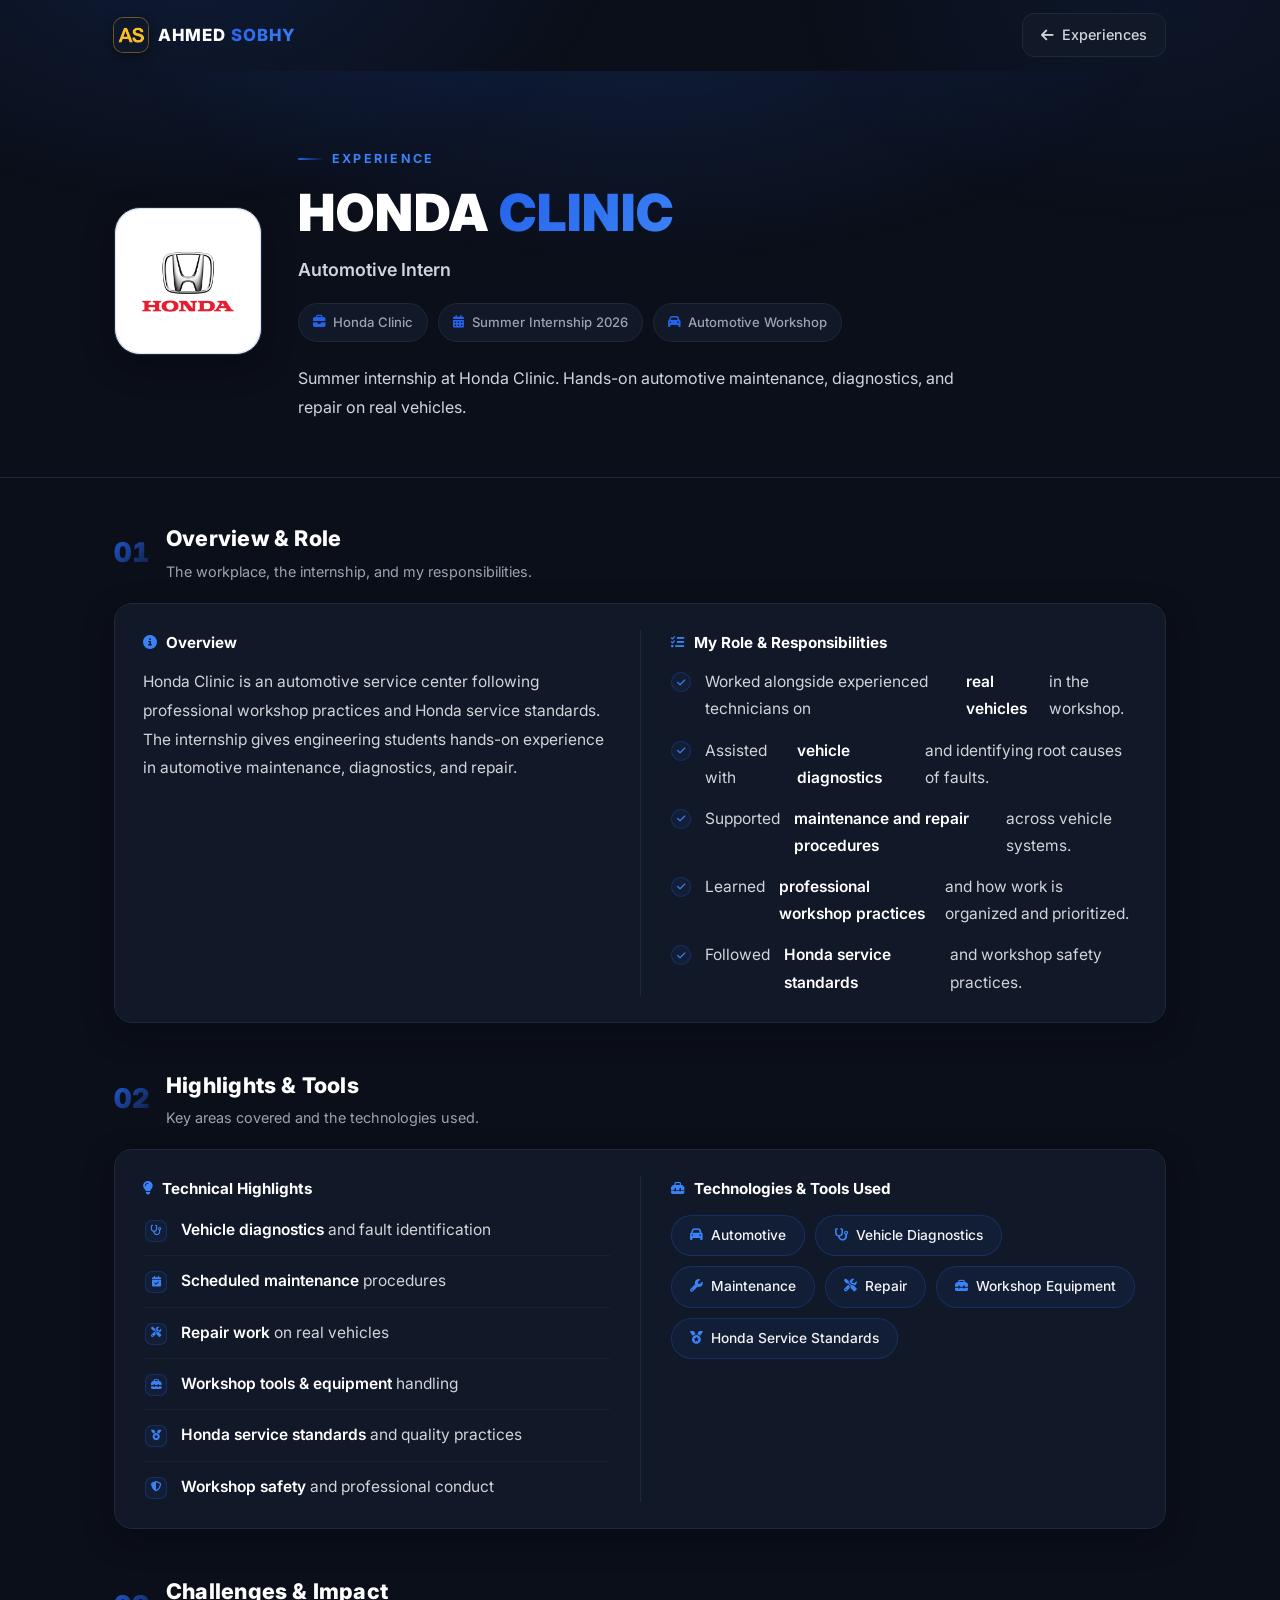
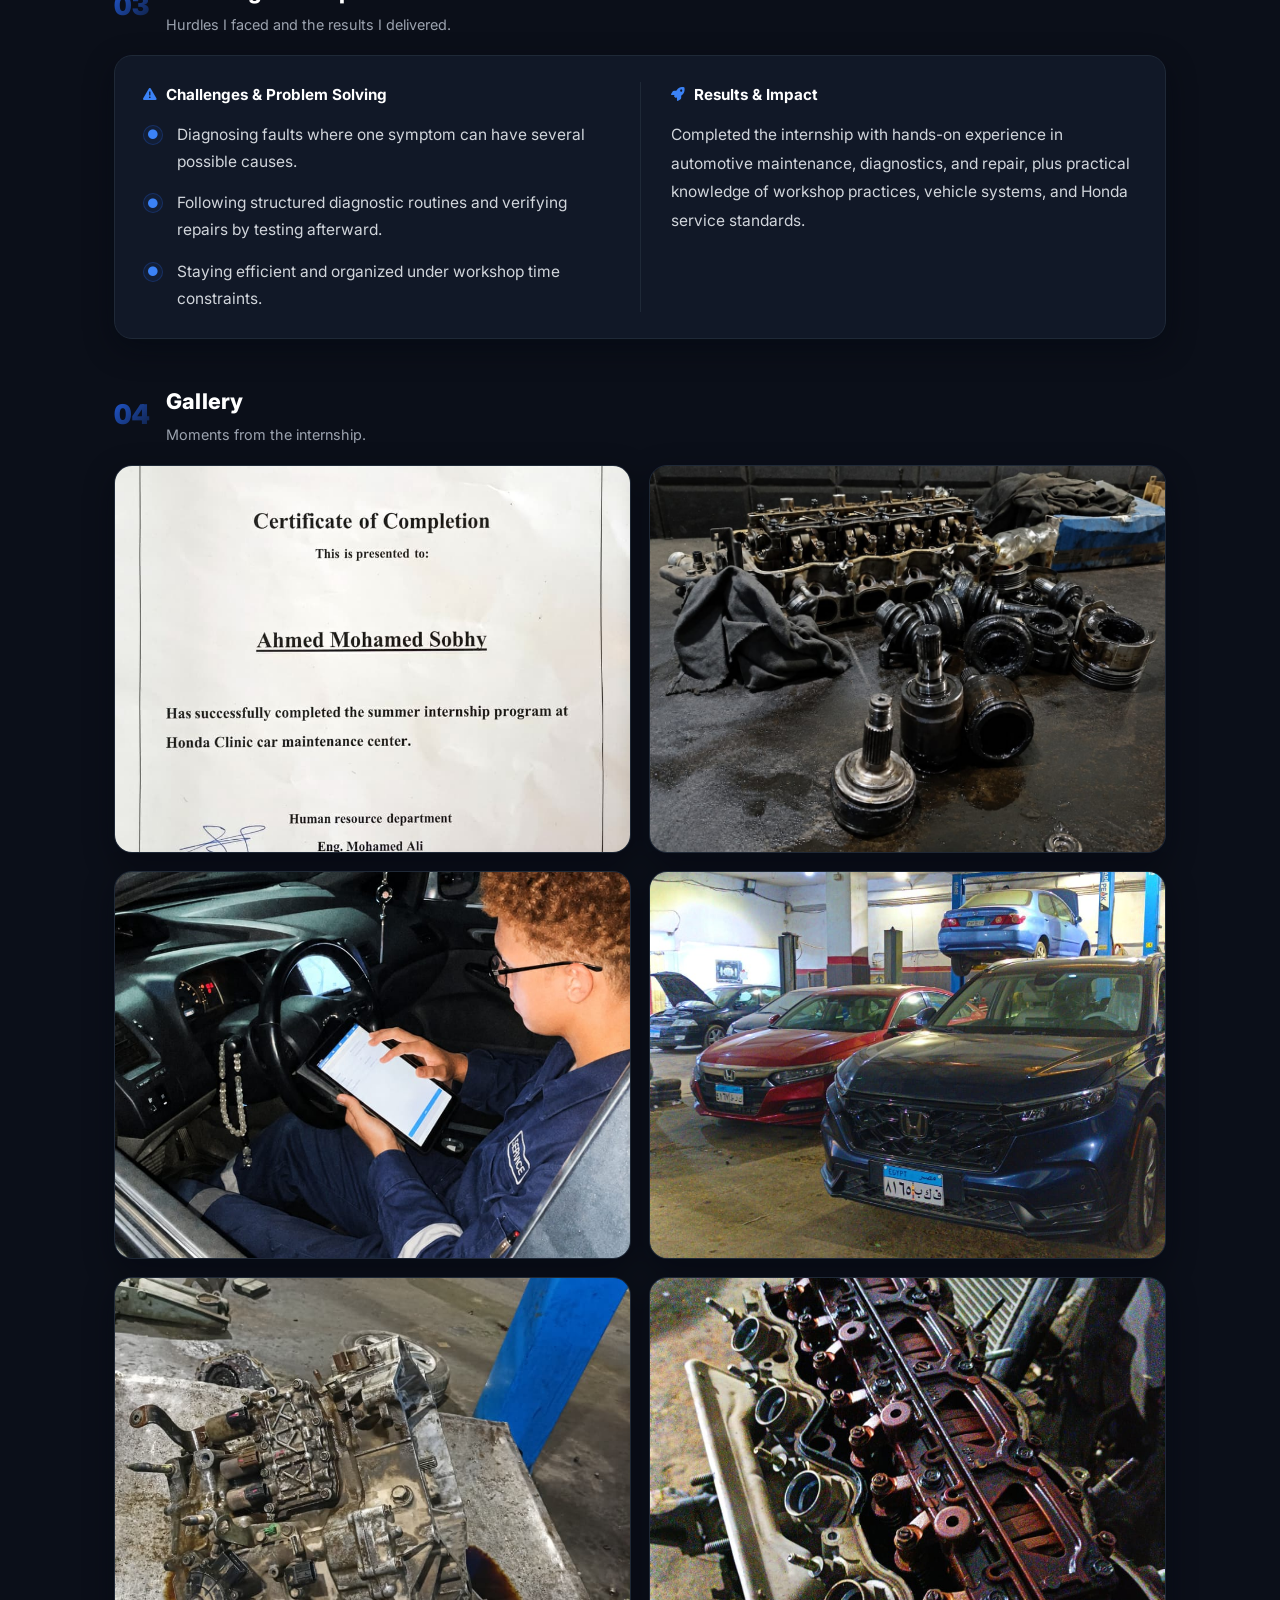
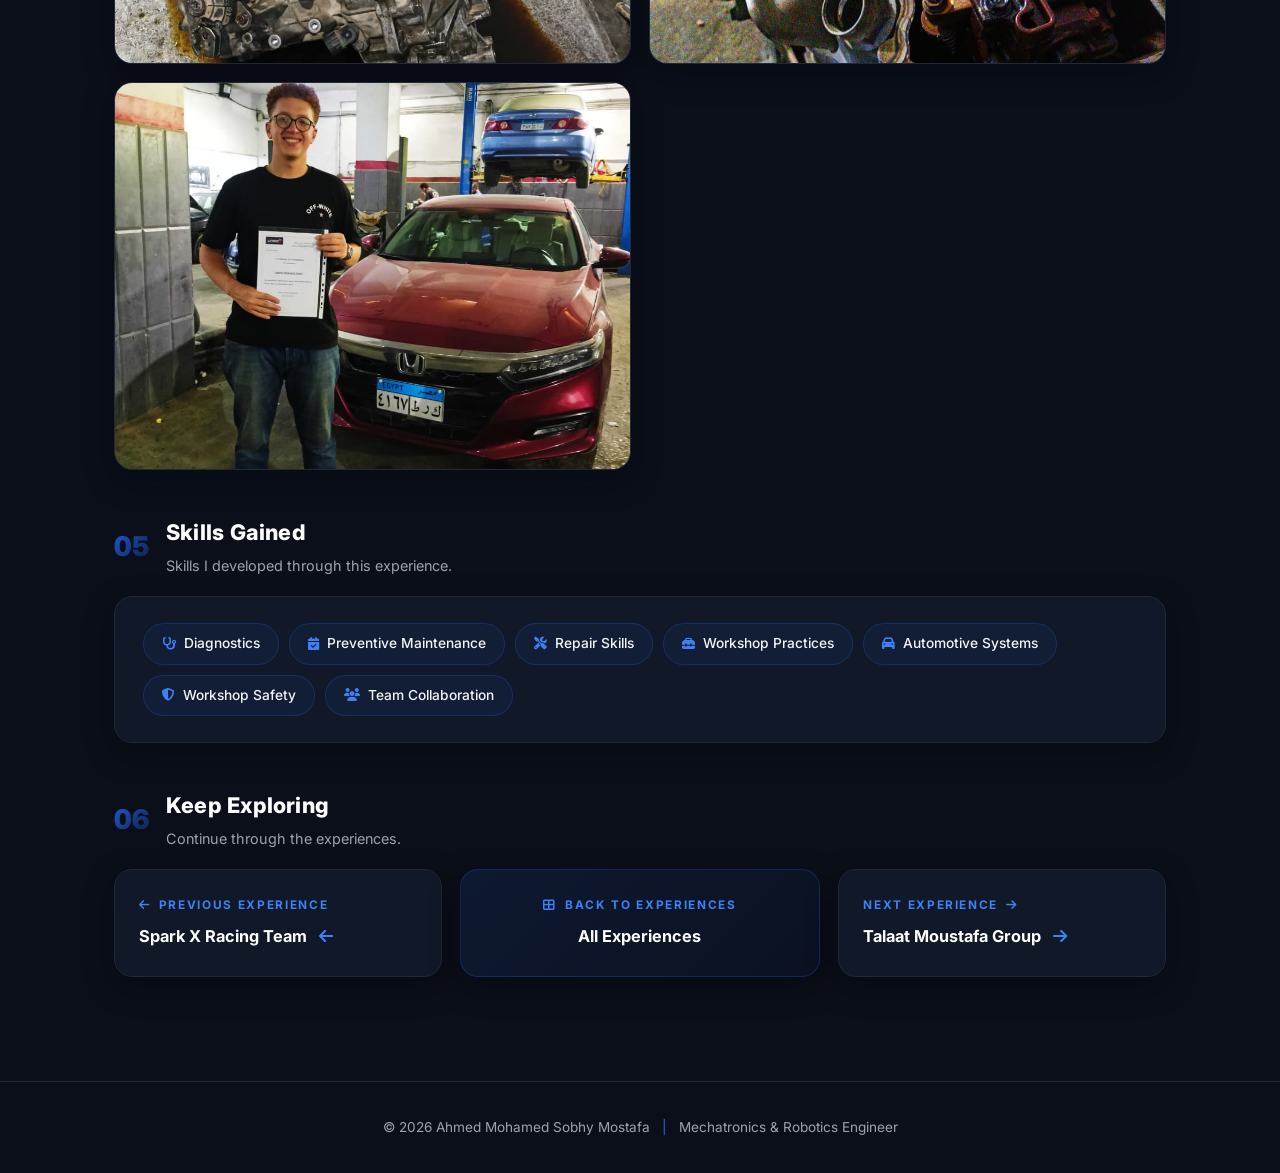
<file: honda-clinic-details.html>
<!DOCTYPE html>
<html lang="en">
<head>
  <meta charset="UTF-8" />
  <meta name="viewport" content="width=device-width, initial-scale=1.0" />
  <title>Honda Clinic | Automotive Intern - Ahmed Sobhy</title>
  <meta name="description" content="Automotive maintenance and repair internship at Honda Clinic - hands-on experience in vehicle diagnostics, maintenance, repair, and professional workshop practices." />
  <link rel="icon" href="favicon.ico" sizes="48x48" />
  <link rel="icon" type="image/png" sizes="32x32" href="favicon-32x32.png" />
  <link rel="preconnect" href="https://fonts.googleapis.com" />
  <link rel="preconnect" href="https://fonts.gstatic.com" crossorigin />
  <link href="https://fonts.googleapis.com/css2?family=Inter:wght@300;400;500;600;700;800;900&display=swap" rel="stylesheet" />
  <link rel="stylesheet" href="https://cdnjs.cloudflare.com/ajax/libs/font-awesome/6.5.1/css/all.min.css" />
  <link rel="stylesheet" href="exp-style.css" />
</head>
<body>

  <div class="bg-glow" aria-hidden="true"></div>

  <!-- ===== NAVBAR ===== -->
  <nav class="exp-navbar" id="expNavbar">
    <div class="container exp-nav-inner">
      <a href="index.html" class="exp-nav-logo">
        <img src="as-logo.png" alt="AS" />
        <span class="text">AHMED <span class="gradient-text">SOBHY</span></span>
      </a>
      <a href="index.html#experience" class="exp-nav-back"><i class="fas fa-arrow-left"></i> Experiences</a>
    </div>
  </nav>

  <!-- ===== HERO ===== -->
  <header class="exp-hero">
    <div class="container">
      <div class="exp-hero-inner">
        <div class="exp-hero-logo light"><img src="honda-clinic-logo.webp" alt="Honda Clinic" /></div>
        <div class="exp-hero-content">
          <span class="exp-hero-kicker">Experience</span>
          <h1 class="exp-hero-title">HONDA <span class="gradient-text">CLINIC</span></h1>
          <p class="exp-hero-role">Automotive Intern</p>
          <div class="exp-hero-meta">
            <span class="exp-meta-item"><i class="fas fa-briefcase"></i> Honda Clinic</span>
            <span class="exp-meta-item"><i class="fas fa-calendar-alt"></i> Summer Internship 2026</span>
            <span class="exp-meta-item"><i class="fas fa-car"></i> Automotive Workshop</span>
          </div>
          <p class="exp-hero-summary">
            Summer internship at Honda Clinic. Hands-on automotive maintenance, diagnostics, and repair on real vehicles.
          </p>
        </div>
      </div>
    </div>
  </header>

  <!-- ===== CONTENT ===== -->
  <main class="container exp-main">

    <!-- 01 OVERVIEW & ROLE -->
    <section class="exp-section">
      <div class="exp-section-head reveal">
        <span class="exp-section-num">01</span>
        <div>
          <h2 class="exp-section-title">Overview &amp; Role</h2>
          <p class="exp-section-sub">The workplace, the internship, and my responsibilities.</p>
        </div>
      </div>
      <div class="exp-card reveal">
        <div class="exp-combo">
          <div class="exp-combo-col">
            <h4 class="exp-mini-title"><i class="fas fa-circle-info"></i> Overview</h4>
            <p>
              Honda Clinic is an automotive service center following professional workshop practices and Honda service standards. The internship gives engineering students hands-on experience in automotive maintenance, diagnostics, and repair.
            </p>
          </div>
          <div class="exp-combo-col">
            <h4 class="exp-mini-title"><i class="fas fa-list-check"></i> My Role &amp; Responsibilities</h4>
            <ul class="exp-bullet-list">
              <li><span class="bl-ic"><i class="fas fa-check"></i></span> Worked alongside experienced technicians on <strong>real vehicles</strong> in the workshop.</li>
              <li><span class="bl-ic"><i class="fas fa-check"></i></span> Assisted with <strong>vehicle diagnostics</strong> and identifying root causes of faults.</li>
              <li><span class="bl-ic"><i class="fas fa-check"></i></span> Supported <strong>maintenance and repair procedures</strong> across vehicle systems.</li>
              <li><span class="bl-ic"><i class="fas fa-check"></i></span> Learned <strong>professional workshop practices</strong> and how work is organized and prioritized.</li>
              <li><span class="bl-ic"><i class="fas fa-check"></i></span> Followed <strong>Honda service standards</strong> and workshop safety practices.</li>
            </ul>
          </div>
        </div>
      </div>
    </section>

    <!-- 02 TECHNICAL HIGHLIGHTS & TOOLS -->
    <section class="exp-section">
      <div class="exp-section-head reveal">
        <span class="exp-section-num">02</span>
        <div>
          <h2 class="exp-section-title">Highlights &amp; Tools</h2>
          <p class="exp-section-sub">Key areas covered and the technologies used.</p>
        </div>
      </div>
      <div class="exp-card reveal">
        <div class="exp-combo">
          <div class="exp-combo-col">
            <h4 class="exp-mini-title"><i class="fas fa-lightbulb"></i> Technical Highlights</h4>
            <ul class="exp-highlight-list">
              <li><span class="hl-ic"><i class="fas fa-stethoscope"></i></span> <span><strong>Vehicle diagnostics</strong> and fault identification</span></li>
              <li><span class="hl-ic"><i class="fas fa-calendar-check"></i></span> <span><strong>Scheduled maintenance</strong> procedures</span></li>
              <li><span class="hl-ic"><i class="fas fa-screwdriver-wrench"></i></span> <span><strong>Repair work</strong> on real vehicles</span></li>
              <li><span class="hl-ic"><i class="fas fa-toolbox"></i></span> <span><strong>Workshop tools &amp; equipment</strong> handling</span></li>
              <li><span class="hl-ic"><i class="fas fa-medal"></i></span> <span><strong>Honda service standards</strong> and quality practices</span></li>
              <li><span class="hl-ic"><i class="fas fa-shield-halved"></i></span> <span><strong>Workshop safety</strong> and professional conduct</span></li>
            </ul>
          </div>
          <div class="exp-combo-col">
            <h4 class="exp-mini-title"><i class="fas fa-toolbox"></i> Technologies &amp; Tools Used</h4>
            <div class="exp-chip-grid">
              <span class="exp-chip"><i class="fas fa-car"></i> Automotive</span>
              <span class="exp-chip"><i class="fas fa-stethoscope"></i> Vehicle Diagnostics</span>
              <span class="exp-chip"><i class="fas fa-wrench"></i> Maintenance</span>
              <span class="exp-chip"><i class="fas fa-screwdriver-wrench"></i> Repair</span>
              <span class="exp-chip"><i class="fas fa-toolbox"></i> Workshop Equipment</span>
              <span class="exp-chip"><i class="fas fa-medal"></i> Honda Service Standards</span>
            </div>
          </div>
        </div>
      </div>
    </section>

    <!-- 03 CHALLENGES & IMPACT -->
    <section class="exp-section">
      <div class="exp-section-head reveal">
        <span class="exp-section-num">03</span>
        <div>
          <h2 class="exp-section-title">Challenges &amp; Impact</h2>
          <p class="exp-section-sub">Hurdles I faced and the results I delivered.</p>
        </div>
      </div>
      <div class="exp-card reveal">
        <div class="exp-combo">
          <div class="exp-combo-col">
            <h4 class="exp-mini-title"><i class="fas fa-triangle-exclamation"></i> Challenges &amp; Problem Solving</h4>
            <ul class="exp-bullet-list">
              <li><span class="bl-ic"><i class="fas fa-circle"></i></span> Diagnosing faults where one symptom can have several possible causes.</li>
              <li><span class="bl-ic"><i class="fas fa-circle"></i></span> Following structured diagnostic routines and verifying repairs by testing afterward.</li>
              <li><span class="bl-ic"><i class="fas fa-circle"></i></span> Staying efficient and organized under workshop time constraints.</li>
            </ul>
          </div>
          <div class="exp-combo-col">
            <h4 class="exp-mini-title"><i class="fas fa-rocket"></i> Results &amp; Impact</h4>
            <p>
              Completed the internship with hands-on experience in automotive maintenance, diagnostics, and repair, plus practical knowledge of workshop practices, vehicle systems, and Honda service standards.
            </p>
          </div>
        </div>
      </div>
    </section>

    <!-- 04 GALLERY -->
    <section class="exp-section">
      <div class="exp-section-head reveal">
        <span class="exp-section-num">04</span>
        <div>
          <h2 class="exp-section-title">Gallery</h2>
          <p class="exp-section-sub">Moments from the internship.</p>
        </div>
      </div>
      <div class="exp-gallery">
        <figure class="exp-gallery-item" data-src="honda-clinic/workshop-1.jpg">
          <img src="honda-clinic/workshop-1.jpg" alt="Image 01" loading="lazy" />
          <figcaption class="exp-gallery-label">Image 01</figcaption>
          <span class="exp-gallery-zoom"><i class="fas fa-expand"></i></span>
        </figure>
        <figure class="exp-gallery-item" data-src="honda-clinic/workshop-2.jpg">
          <img src="honda-clinic/workshop-2.jpg" alt="Image 02" loading="lazy" />
          <figcaption class="exp-gallery-label">Image 02</figcaption>
          <span class="exp-gallery-zoom"><i class="fas fa-expand"></i></span>
        </figure>
        <figure class="exp-gallery-item" data-src="honda-clinic/workshop-3.jpg">
          <img src="honda-clinic/workshop-3.jpg" alt="Image 03" loading="lazy" />
          <figcaption class="exp-gallery-label">Image 03</figcaption>
          <span class="exp-gallery-zoom"><i class="fas fa-expand"></i></span>
        </figure>
        <figure class="exp-gallery-item" data-src="honda-clinic/workshop-4.jpg">
          <img src="honda-clinic/workshop-4.jpg" alt="Image 04" loading="lazy" />
          <figcaption class="exp-gallery-label">Image 04</figcaption>
          <span class="exp-gallery-zoom"><i class="fas fa-expand"></i></span>
        </figure>
        <figure class="exp-gallery-item" data-src="honda-clinic/workshop-5.jpg">
          <img src="honda-clinic/workshop-5.jpg" alt="Image 05" loading="lazy" />
          <figcaption class="exp-gallery-label">Image 05</figcaption>
          <span class="exp-gallery-zoom"><i class="fas fa-expand"></i></span>
        </figure>
        <figure class="exp-gallery-item" data-src="honda-clinic/workshop-6.jpg">
          <img src="honda-clinic/workshop-6.jpg" alt="Image 06" loading="lazy" />
          <figcaption class="exp-gallery-label">Image 06</figcaption>
          <span class="exp-gallery-zoom"><i class="fas fa-expand"></i></span>
        </figure>
        <figure class="exp-gallery-item" data-src="honda-clinic/workshop-7.jpg">
          <img src="honda-clinic/workshop-7.jpg" alt="Image 07" loading="lazy" />
          <figcaption class="exp-gallery-label">Image 07</figcaption>
          <span class="exp-gallery-zoom"><i class="fas fa-expand"></i></span>
        </figure>
      </div>
    </section>

    <!-- 05 SKILLS GAINED -->
    <section class="exp-section">
      <div class="exp-section-head reveal">
        <span class="exp-section-num">05</span>
        <div>
          <h2 class="exp-section-title">Skills Gained</h2>
          <p class="exp-section-sub">Skills I developed through this experience.</p>
        </div>
      </div>
      <div class="exp-card reveal">
        <div class="exp-chip-grid">
          <span class="exp-chip"><i class="fas fa-stethoscope"></i> Diagnostics</span>
          <span class="exp-chip"><i class="fas fa-calendar-check"></i> Preventive Maintenance</span>
          <span class="exp-chip"><i class="fas fa-screwdriver-wrench"></i> Repair Skills</span>
          <span class="exp-chip"><i class="fas fa-toolbox"></i> Workshop Practices</span>
          <span class="exp-chip"><i class="fas fa-car"></i> Automotive Systems</span>
          <span class="exp-chip"><i class="fas fa-shield-halved"></i> Workshop Safety</span>
          <span class="exp-chip"><i class="fas fa-users"></i> Team Collaboration</span>
        </div>
      </div>
    </section>

    <!-- 06 NAVIGATION -->
    <section class="exp-section">
      <div class="exp-section-head reveal">
        <span class="exp-section-num">06</span>
        <div>
          <h2 class="exp-section-title">Keep Exploring</h2>
          <p class="exp-section-sub">Continue through the experiences.</p>
        </div>
      </div>
      <div class="exp-nav-grid">
        <a href="sparkx-details.html" class="exp-nav-card reveal">
          <span class="exp-nav-label"><i class="fas fa-arrow-left"></i> Previous Experience</span>
          <span class="exp-nav-name">Spark X Racing Team <span class="nav-arrow"><i class="fas fa-arrow-left"></i></span></span>
        </a>
        <a href="index.html#experience" class="exp-nav-card exp-nav-center reveal" data-delay="0.1">
          <span class="exp-nav-label"><i class="fas fa-th-large"></i> Back to Experiences</span>
          <span class="exp-nav-name">All Experiences</span>
        </a>
        <a href="tmg-details.html" class="exp-nav-card reveal" data-delay="0.2">
          <span class="exp-nav-label">Next Experience <i class="fas fa-arrow-right"></i></span>
          <span class="exp-nav-name">Talaat Moustafa Group <span class="nav-arrow"><i class="fas fa-arrow-right"></i></span></span>
        </a>
      </div>
    </section>

  </main>

  <!-- ===== FOOTER ===== -->
  <footer class="exp-footer">
    <p>&copy; 2026 Ahmed Mohamed Sobhy Mostafa <span class="footer-dot">|</span> Mechatronics &amp; Robotics Engineer</p>
  </footer>

  <script src="exp-main.js"></script>
</body>
</html>
</file>
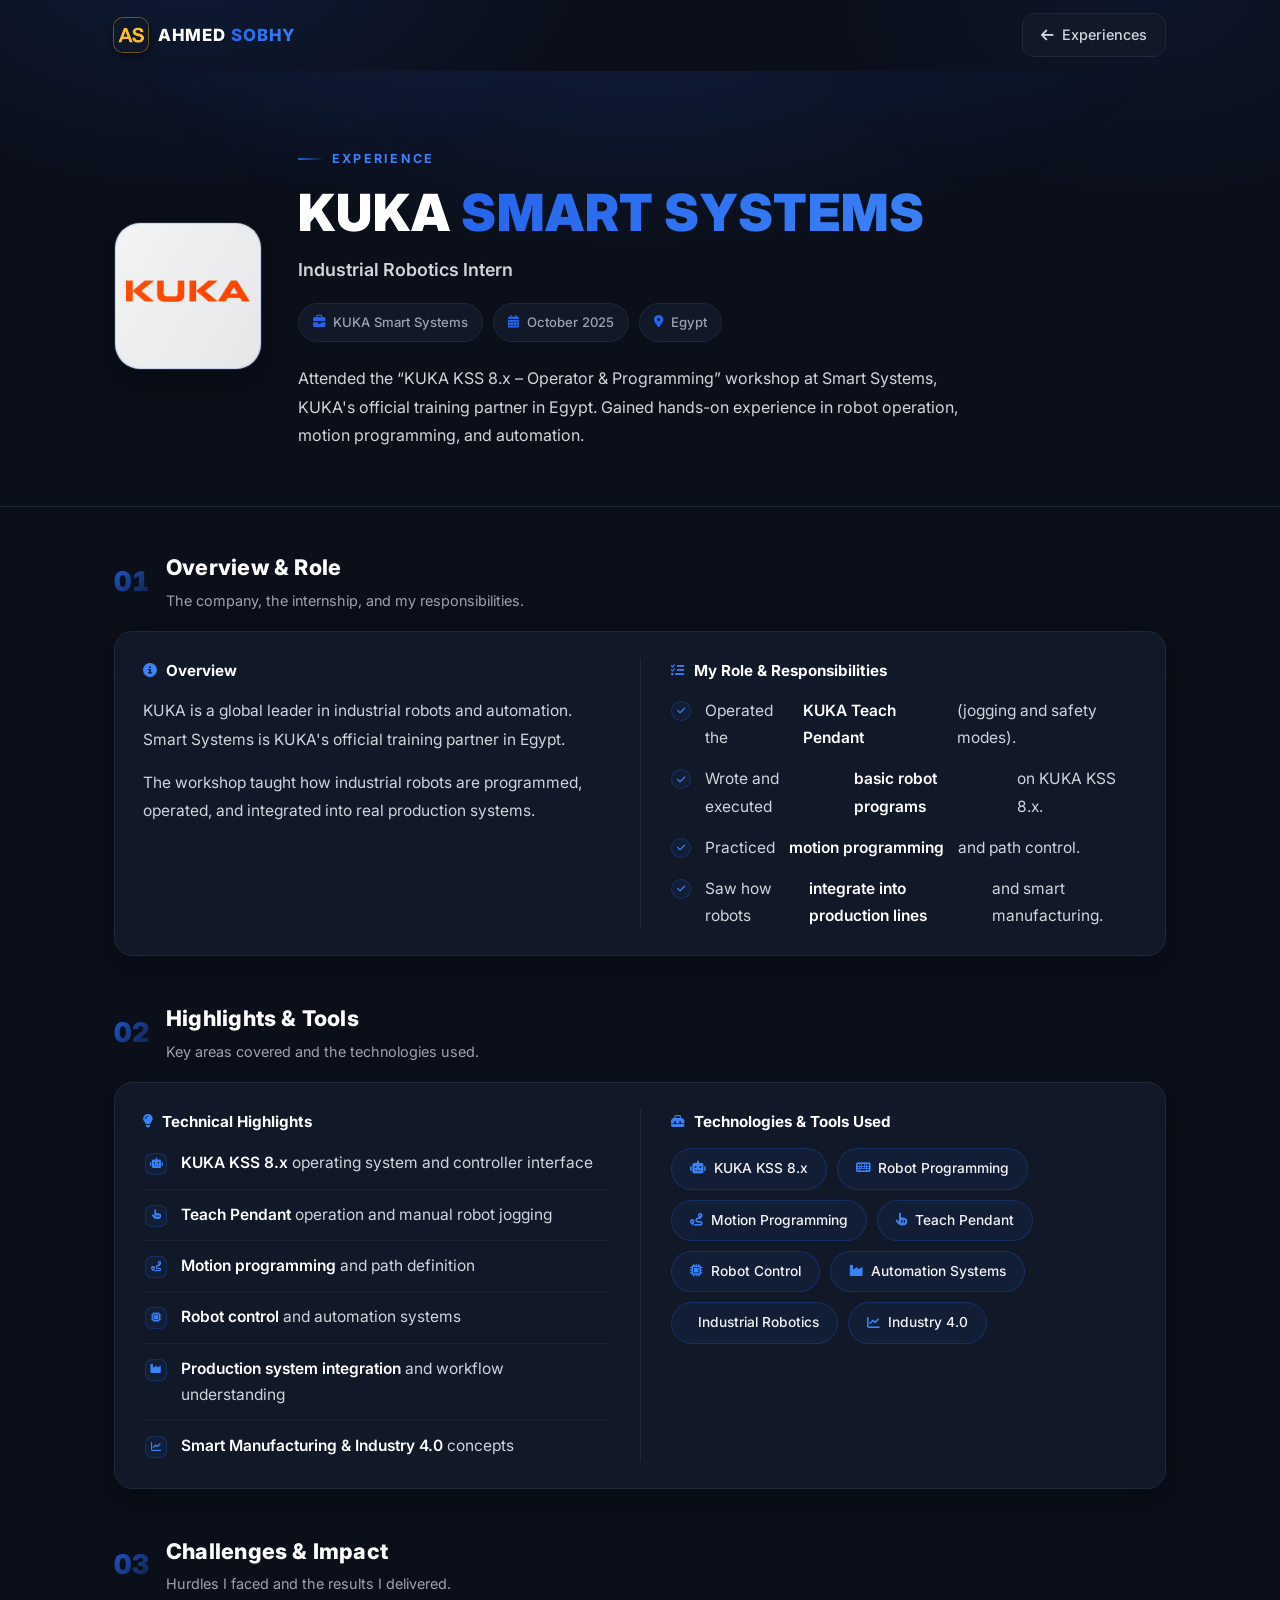
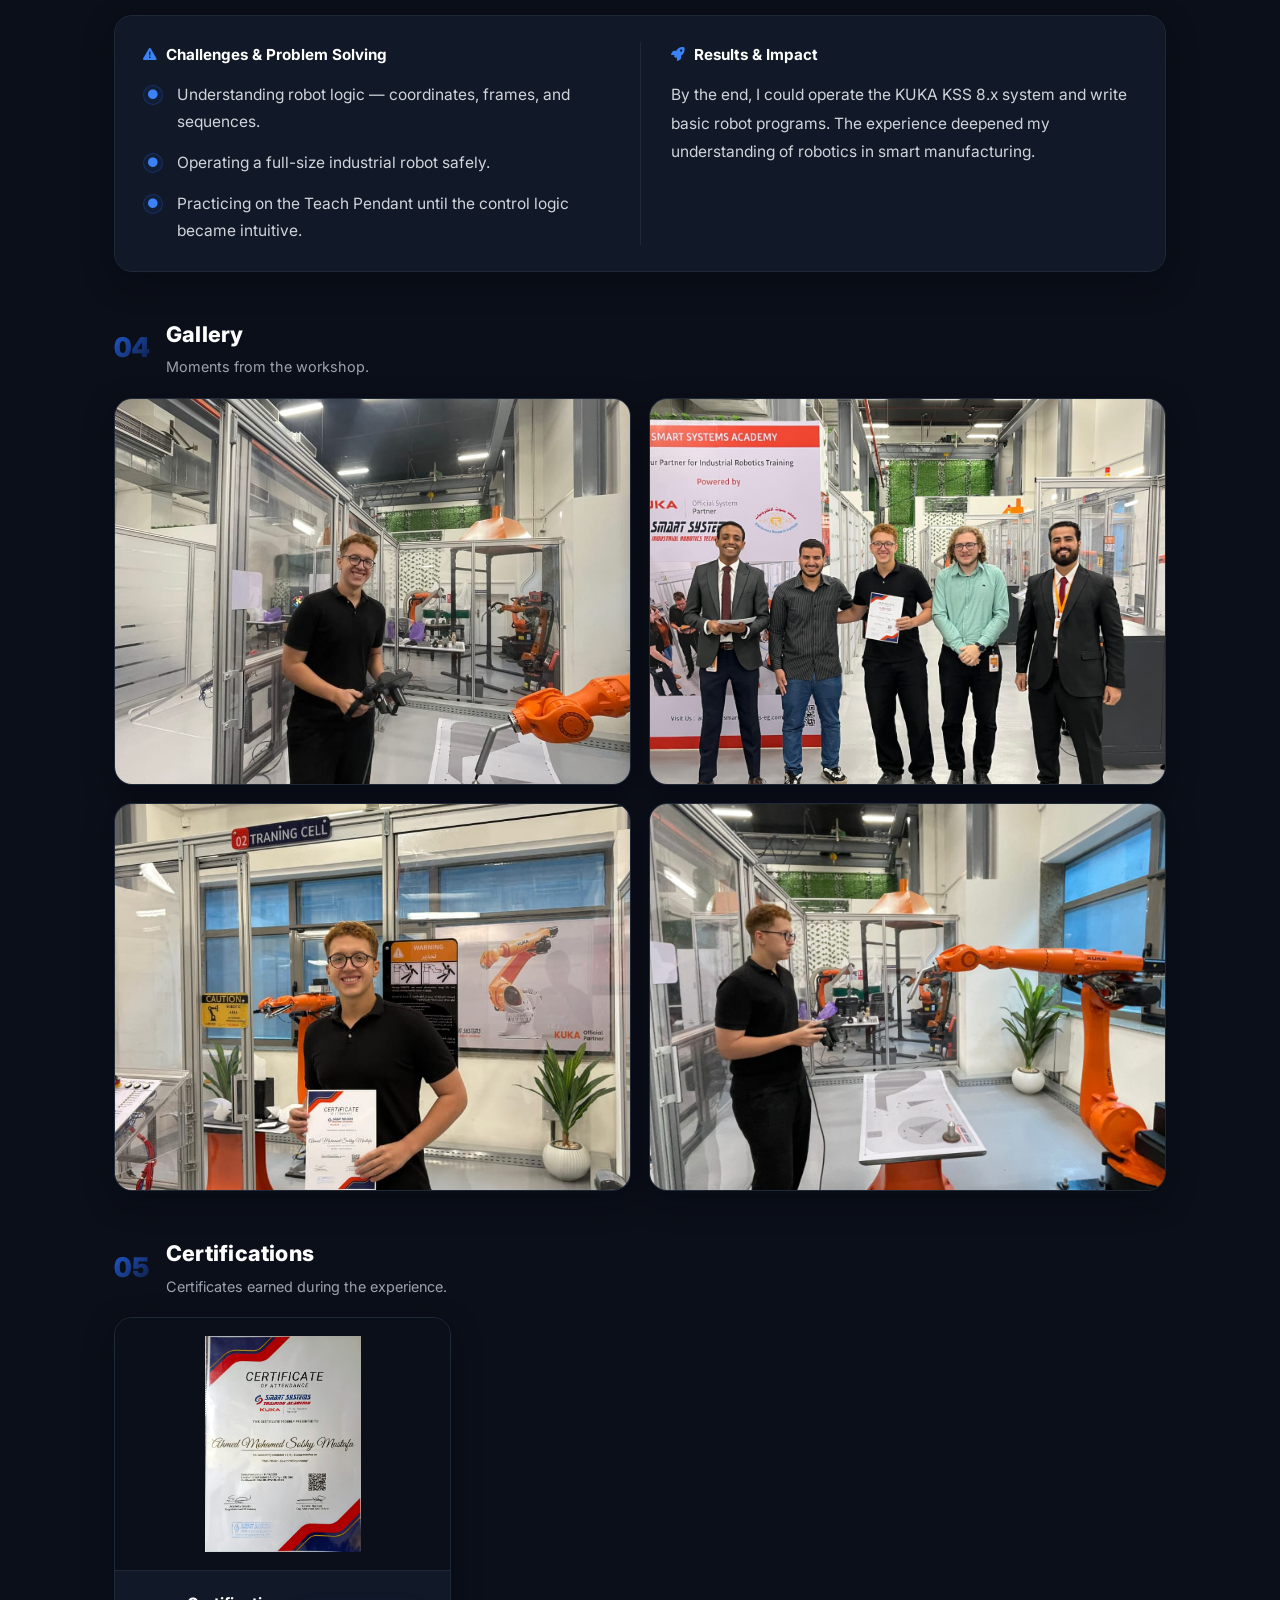
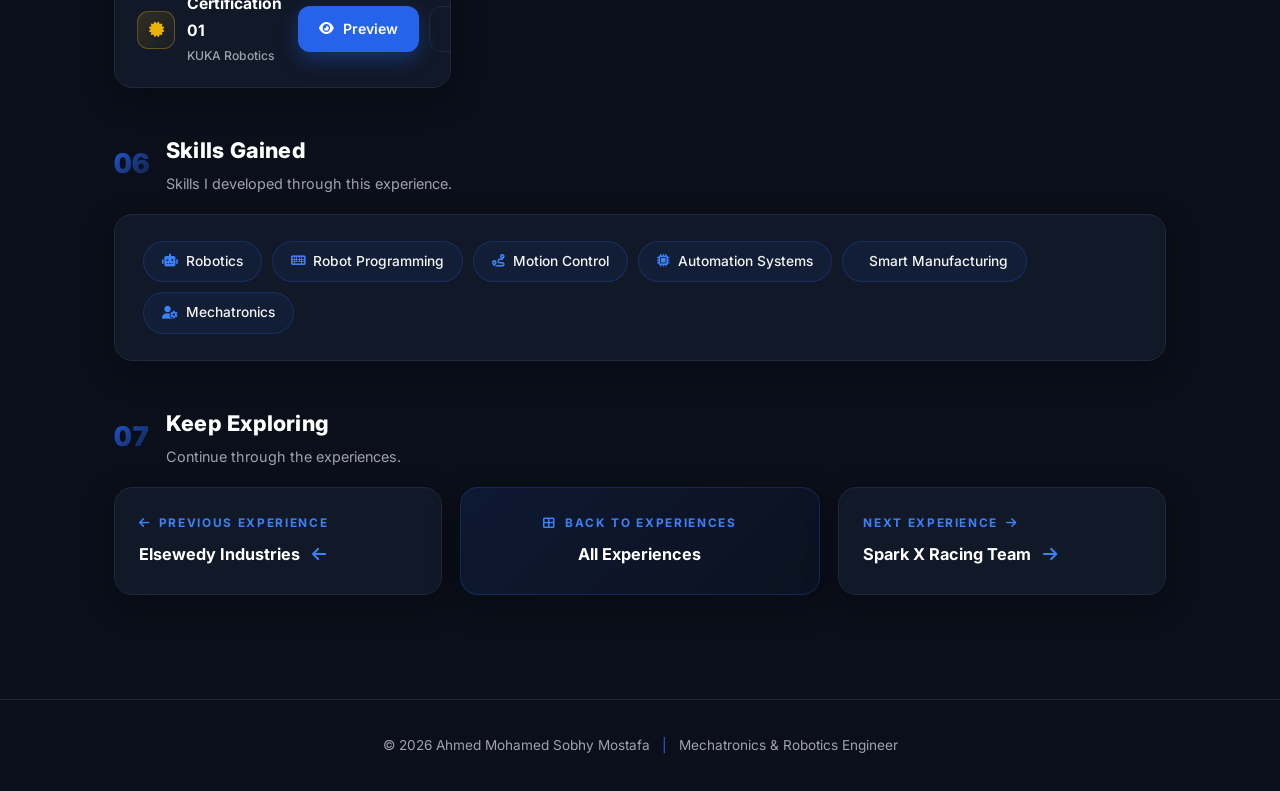
<file: kuka-details.html>
<!DOCTYPE html>
<html lang="en">
<head>
  <meta charset="UTF-8" />
  <meta name="viewport" content="width=device-width, initial-scale=1.0" />
  <title>KUKA Smart Systems | Industrial Robotics Intern - Ahmed Sobhy</title>
  <meta name="description" content="Industrial Robotics Intern at KUKA Smart Systems - KUKA KSS 8.x operator and programming workshop covering robot control, motion programming, and automation systems." />
  <link rel="icon" href="favicon.ico" sizes="48x48" />
  <link rel="icon" type="image/png" sizes="32x32" href="favicon-32x32.png" />
  <link rel="preconnect" href="https://fonts.googleapis.com" />
  <link rel="preconnect" href="https://fonts.gstatic.com" crossorigin />
  <link href="https://fonts.googleapis.com/css2?family=Inter:wght@300;400;500;600;700;800;900&display=swap" rel="stylesheet" />
  <link rel="stylesheet" href="https://cdnjs.cloudflare.com/ajax/libs/font-awesome/6.5.1/css/all.min.css" />
  <link rel="stylesheet" href="exp-style.css" />
</head>
<body>

  <div class="bg-glow" aria-hidden="true"></div>

  <!-- ===== NAVBAR ===== -->
  <nav class="exp-navbar" id="expNavbar">
    <div class="container exp-nav-inner">
      <a href="index.html" class="exp-nav-logo">
        <img src="as-logo.png" alt="AS" />
        <span class="text">AHMED <span class="gradient-text">SOBHY</span></span>
      </a>
      <a href="index.html#experience" class="exp-nav-back"><i class="fas fa-arrow-left"></i> Experiences</a>
    </div>
  </nav>

  <!-- ===== HERO ===== -->
  <header class="exp-hero">
    <div class="container">
      <div class="exp-hero-inner">
        <div class="exp-hero-logo"><img src="kuka-logo.png" alt="KUKA Smart Systems" /></div>
        <div class="exp-hero-content">
          <span class="exp-hero-kicker">Experience</span>
          <h1 class="exp-hero-title">KUKA <span class="gradient-text">SMART SYSTEMS</span></h1>
          <p class="exp-hero-role">Industrial Robotics Intern</p>
          <div class="exp-hero-meta">
            <span class="exp-meta-item"><i class="fas fa-briefcase"></i> KUKA Smart Systems</span>
            <span class="exp-meta-item"><i class="fas fa-calendar-alt"></i> October 2025</span>
            <span class="exp-meta-item"><i class="fas fa-map-marker-alt"></i> Egypt</span>
          </div>
          <p class="exp-hero-summary">
            Attended the &ldquo;KUKA KSS 8.x &ndash; Operator &amp; Programming&rdquo; workshop at Smart Systems, KUKA's official training partner in Egypt. Gained hands-on experience in robot operation, motion programming, and automation.
          </p>
        </div>
      </div>
    </div>
  </header>

  <!-- ===== CONTENT ===== -->
  <main class="container exp-main">

    <!-- 01 OVERVIEW & ROLE -->
    <section class="exp-section">
      <div class="exp-section-head reveal">
        <span class="exp-section-num">01</span>
        <div>
          <h2 class="exp-section-title">Overview &amp; Role</h2>
          <p class="exp-section-sub">The company, the internship, and my responsibilities.</p>
        </div>
      </div>
      <div class="exp-card reveal">
        <div class="exp-combo">
          <div class="exp-combo-col">
            <h4 class="exp-mini-title"><i class="fas fa-circle-info"></i> Overview</h4>
            <p>
              KUKA is a global leader in industrial robots and automation. Smart Systems is KUKA's official training partner in Egypt.
            </p>
            <p>
              The workshop taught how industrial robots are programmed, operated, and integrated into real production systems.
            </p>
          </div>
          <div class="exp-combo-col">
            <h4 class="exp-mini-title"><i class="fas fa-list-check"></i> My Role &amp; Responsibilities</h4>
            <ul class="exp-bullet-list">
              <li><span class="bl-ic"><i class="fas fa-check"></i></span> Operated the <strong>KUKA Teach Pendant</strong> (jogging and safety modes).</li>
              <li><span class="bl-ic"><i class="fas fa-check"></i></span> Wrote and executed <strong>basic robot programs</strong> on KUKA KSS 8.x.</li>
              <li><span class="bl-ic"><i class="fas fa-check"></i></span> Practiced <strong>motion programming</strong> and path control.</li>
              <li><span class="bl-ic"><i class="fas fa-check"></i></span> Saw how robots <strong>integrate into production lines</strong> and smart manufacturing.</li>
            </ul>
          </div>
        </div>
      </div>
    </section>

    <!-- 02 TECHNICAL HIGHLIGHTS & TOOLS -->
    <section class="exp-section">
      <div class="exp-section-head reveal">
        <span class="exp-section-num">02</span>
        <div>
          <h2 class="exp-section-title">Highlights &amp; Tools</h2>
          <p class="exp-section-sub">Key areas covered and the technologies used.</p>
        </div>
      </div>
      <div class="exp-card reveal">
        <div class="exp-combo">
          <div class="exp-combo-col">
            <h4 class="exp-mini-title"><i class="fas fa-lightbulb"></i> Technical Highlights</h4>
            <ul class="exp-highlight-list">
              <li><span class="hl-ic"><i class="fas fa-robot"></i></span> <span><strong>KUKA KSS 8.x</strong> operating system and controller interface</span></li>
              <li><span class="hl-ic"><i class="fas fa-hand-pointer"></i></span> <span><strong>Teach Pendant</strong> operation and manual robot jogging</span></li>
              <li><span class="hl-ic"><i class="fas fa-route"></i></span> <span><strong>Motion programming</strong> and path definition</span></li>
              <li><span class="hl-ic"><i class="fas fa-microchip"></i></span> <span><strong>Robot control</strong> and automation systems</span></li>
              <li><span class="hl-ic"><i class="fas fa-industry"></i></span> <span><strong>Production system integration</strong> and workflow understanding</span></li>
              <li><span class="hl-ic"><i class="fas fa-chart-line"></i></span> <span><strong>Smart Manufacturing &amp; Industry 4.0</strong> concepts</span></li>
            </ul>
          </div>
          <div class="exp-combo-col">
            <h4 class="exp-mini-title"><i class="fas fa-toolbox"></i> Technologies &amp; Tools Used</h4>
            <div class="exp-chip-grid">
              <span class="exp-chip"><i class="fas fa-robot"></i> KUKA KSS 8.x</span>
              <span class="exp-chip"><i class="fas fa-keyboard"></i> Robot Programming</span>
              <span class="exp-chip"><i class="fas fa-route"></i> Motion Programming</span>
              <span class="exp-chip"><i class="fas fa-hand-pointer"></i> Teach Pendant</span>
              <span class="exp-chip"><i class="fas fa-microchip"></i> Robot Control</span>
              <span class="exp-chip"><i class="fas fa-industry"></i> Automation Systems</span>
              <span class="exp-chip"><i class="fas fa-factory"></i> Industrial Robotics</span>
              <span class="exp-chip"><i class="fas fa-chart-line"></i> Industry 4.0</span>
            </div>
          </div>
        </div>
      </div>
    </section>

    <!-- 03 CHALLENGES & IMPACT -->
    <section class="exp-section">
      <div class="exp-section-head reveal">
        <span class="exp-section-num">03</span>
        <div>
          <h2 class="exp-section-title">Challenges &amp; Impact</h2>
          <p class="exp-section-sub">Hurdles I faced and the results I delivered.</p>
        </div>
      </div>
      <div class="exp-card reveal">
        <div class="exp-combo">
          <div class="exp-combo-col">
            <h4 class="exp-mini-title"><i class="fas fa-triangle-exclamation"></i> Challenges &amp; Problem Solving</h4>
            <ul class="exp-bullet-list">
              <li><span class="bl-ic"><i class="fas fa-circle"></i></span> Understanding robot logic &mdash; coordinates, frames, and sequences.</li>
              <li><span class="bl-ic"><i class="fas fa-circle"></i></span> Operating a full-size industrial robot safely.</li>
              <li><span class="bl-ic"><i class="fas fa-circle"></i></span> Practicing on the Teach Pendant until the control logic became intuitive.</li>
            </ul>
          </div>
          <div class="exp-combo-col">
            <h4 class="exp-mini-title"><i class="fas fa-rocket"></i> Results &amp; Impact</h4>
            <p>
              By the end, I could operate the KUKA KSS 8.x system and write basic robot programs. The experience deepened my understanding of robotics in smart manufacturing.
            </p>
          </div>
        </div>
      </div>
    </section>

    <!-- 04 GALLERY -->
    <section class="exp-section">
      <div class="exp-section-head reveal">
        <span class="exp-section-num">04</span>
        <div>
          <h2 class="exp-section-title">Gallery</h2>
          <p class="exp-section-sub">Moments from the workshop.</p>
        </div>
      </div>
      <div class="exp-gallery">
        <figure class="exp-gallery-item" data-src="kuka1.jpg">
          <img src="kuka1.jpg" alt="Image 01" loading="lazy" />
          <figcaption class="exp-gallery-label">Image 01</figcaption>
          <span class="exp-gallery-zoom"><i class="fas fa-expand"></i></span>
        </figure>
        <figure class="exp-gallery-item" data-src="kuka2.jpg">
          <img src="kuka2.jpg" alt="Image 02" loading="lazy" />
          <figcaption class="exp-gallery-label">Image 02</figcaption>
          <span class="exp-gallery-zoom"><i class="fas fa-expand"></i></span>
        </figure>
        <figure class="exp-gallery-item" data-src="kuka3.jpg">
          <img src="kuka3.jpg" alt="Image 03" loading="lazy" />
          <figcaption class="exp-gallery-label">Image 03</figcaption>
          <span class="exp-gallery-zoom"><i class="fas fa-expand"></i></span>
        </figure>
        <figure class="exp-gallery-item" data-src="kuka4.jpg">
          <img src="kuka4.jpg" alt="Image 04" loading="lazy" />
          <figcaption class="exp-gallery-label">Image 04</figcaption>
          <span class="exp-gallery-zoom"><i class="fas fa-expand"></i></span>
        </figure>
      </div>
    </section>

    <!-- 05 CERTIFICATIONS -->
    <section class="exp-section">
      <div class="exp-section-head reveal">
        <span class="exp-section-num">05</span>
        <div>
          <h2 class="exp-section-title">Certifications</h2>
          <p class="exp-section-sub">Certificates earned during the experience.</p>
        </div>
      </div>
      <div class="exp-cert-grid">
        <div class="exp-cert-card reveal">
          <div class="exp-cert-preview" data-src="kuka.jpg">
            <img src="kuka.jpg" alt="Certification 01" loading="lazy" />
            <span class="cert-zoom-hint"><i class="fas fa-search-plus"></i></span>
          </div>
          <div class="exp-cert-body">
            <div class="exp-cert-name">
              <span class="cert-ic"><i class="fas fa-certificate"></i></span>
              <div>
                <h3>Certification 01</h3>
                <span>KUKA Robotics</span>
              </div>
            </div>
            <div class="exp-cert-actions">
              <button class="btn btn-primary" type="button" onclick="this.closest('.exp-cert-card').querySelector('.exp-cert-preview').click();"><i class="fas fa-eye"></i> Preview</button>
              <a class="btn btn-ghost" href="kuka.jpg" download><i class="fas fa-download"></i> Download</a>
            </div>
          </div>
        </div>
      </div>
    </section>

    <!-- 06 SKILLS GAINED -->
    <section class="exp-section">
      <div class="exp-section-head reveal">
        <span class="exp-section-num">06</span>
        <div>
          <h2 class="exp-section-title">Skills Gained</h2>
          <p class="exp-section-sub">Skills I developed through this experience.</p>
        </div>
      </div>
      <div class="exp-card reveal">
        <div class="exp-chip-grid">
          <span class="exp-chip"><i class="fas fa-robot"></i> Robotics</span>
          <span class="exp-chip"><i class="fas fa-keyboard"></i> Robot Programming</span>
          <span class="exp-chip"><i class="fas fa-route"></i> Motion Control</span>
          <span class="exp-chip"><i class="fas fa-microchip"></i> Automation Systems</span>
          <span class="exp-chip"><i class="fas fa-factory"></i> Smart Manufacturing</span>
          <span class="exp-chip"><i class="fas fa-user-gear"></i> Mechatronics</span>
        </div>
      </div>
    </section>

    <!-- 07 NAVIGATION -->
    <section class="exp-section">
      <div class="exp-section-head reveal">
        <span class="exp-section-num">07</span>
        <div>
          <h2 class="exp-section-title">Keep Exploring</h2>
          <p class="exp-section-sub">Continue through the experiences.</p>
        </div>
      </div>
      <div class="exp-nav-grid">
        <a href="elsewedy-details.html" class="exp-nav-card reveal">
          <span class="exp-nav-label"><i class="fas fa-arrow-left"></i> Previous Experience</span>
          <span class="exp-nav-name">Elsewedy Industries <span class="nav-arrow"><i class="fas fa-arrow-left"></i></span></span>
        </a>
        <a href="index.html#experience" class="exp-nav-card exp-nav-center reveal" data-delay="0.1">
          <span class="exp-nav-label"><i class="fas fa-th-large"></i> Back to Experiences</span>
          <span class="exp-nav-name">All Experiences</span>
        </a>
        <a href="sparkx-details.html" class="exp-nav-card reveal" data-delay="0.2">
          <span class="exp-nav-label">Next Experience <i class="fas fa-arrow-right"></i></span>
          <span class="exp-nav-name">Spark X Racing Team <span class="nav-arrow"><i class="fas fa-arrow-right"></i></span></span>
        </a>
      </div>
    </section>

  </main>

  <!-- ===== FOOTER ===== -->
  <footer class="exp-footer">
    <p>&copy; 2026 Ahmed Mohamed Sobhy Mostafa <span class="footer-dot">|</span> Mechatronics &amp; Robotics Engineer</p>
  </footer>

  <script src="exp-main.js"></script>
</body>
</html>
</file>
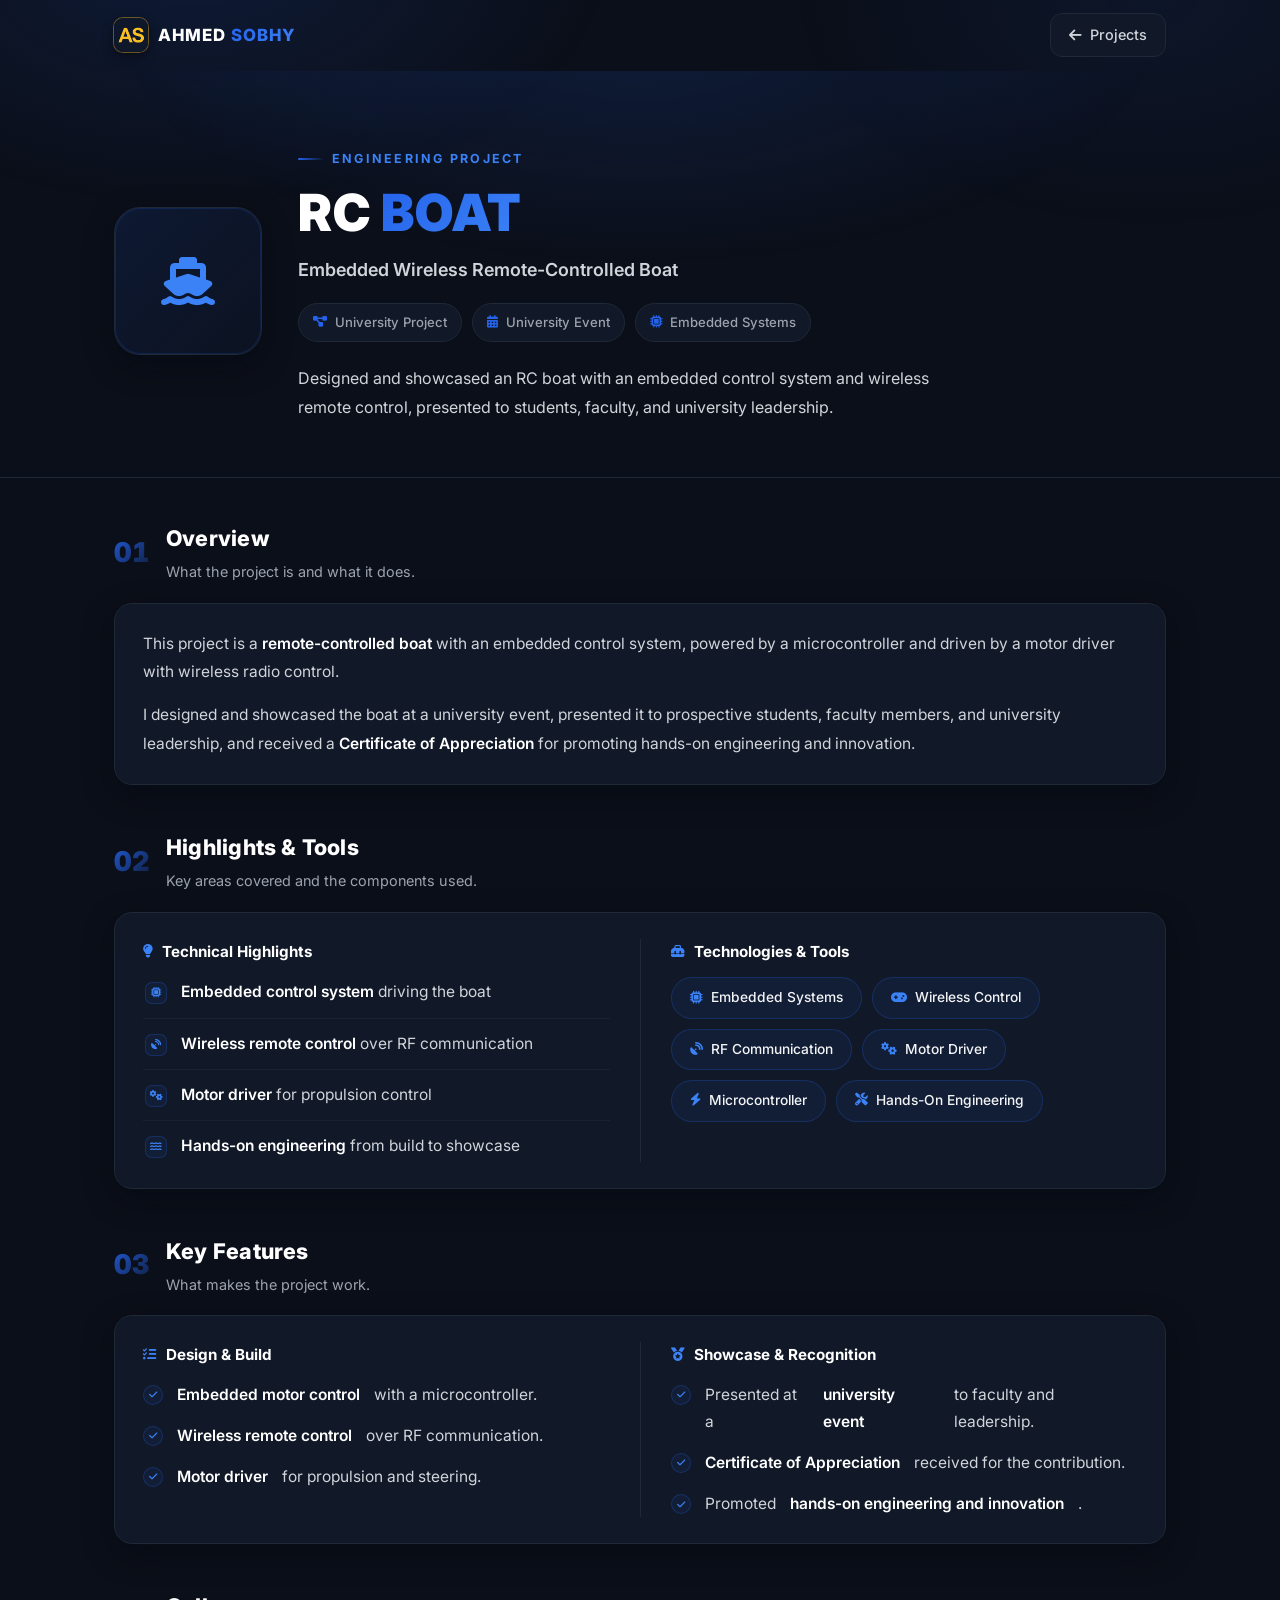
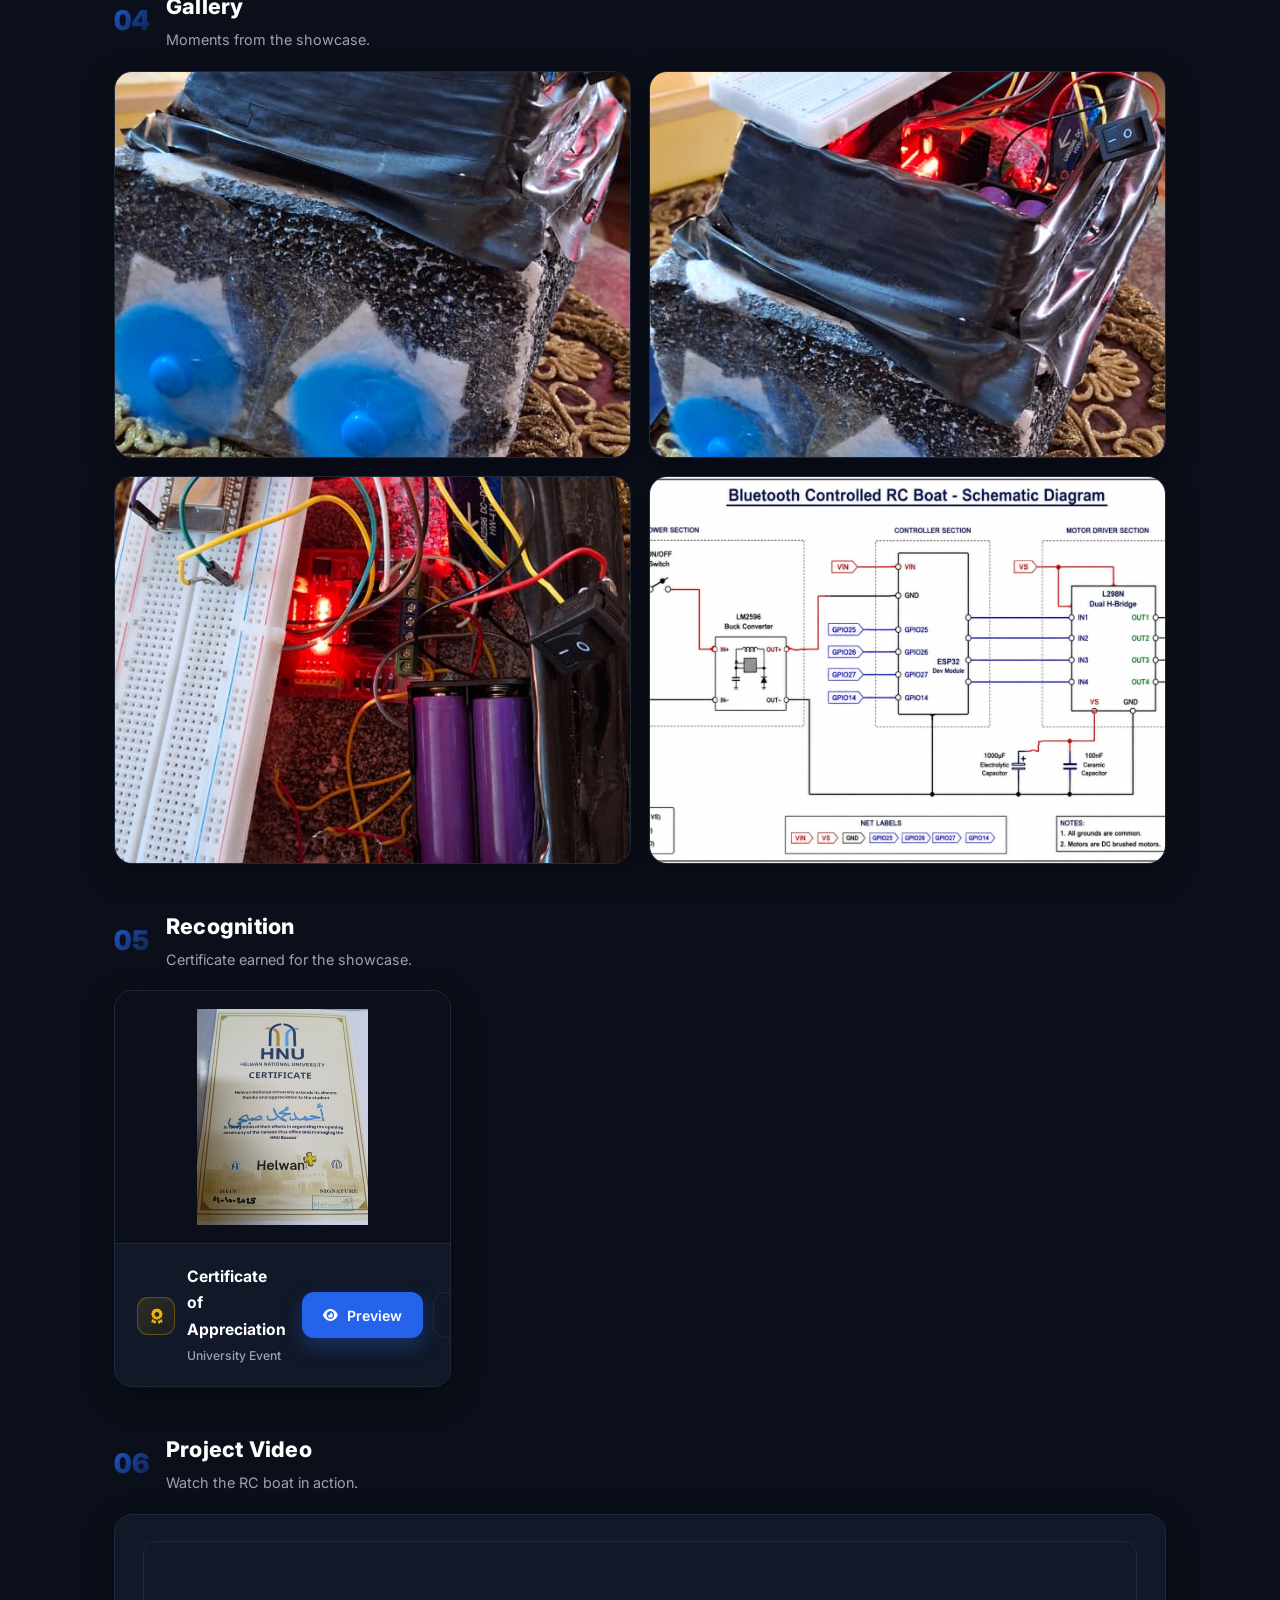
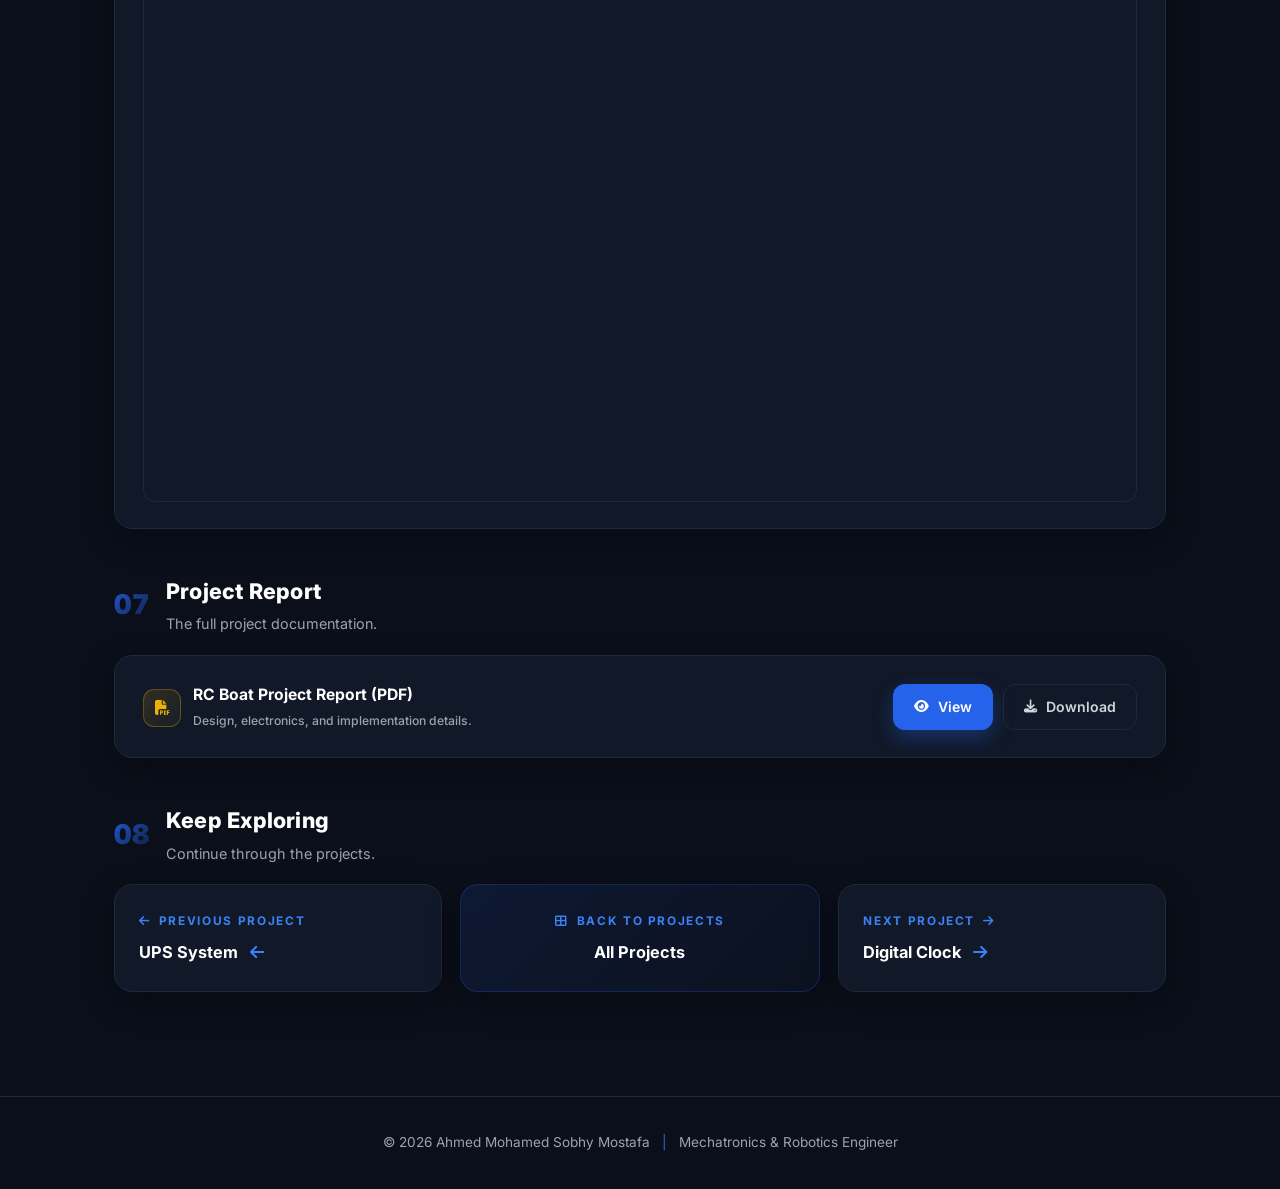
<file: rcboat-details.html>
<!DOCTYPE html>
<html lang="en">
<head>
  <meta charset="UTF-8" />
  <meta name="viewport" content="width=device-width, initial-scale=1.0" />
  <title>RC Boat Project - Ahmed Sobhy</title>
  <meta name="description" content="RC Boat project with an embedded control system, wireless remote control, and motor driver - designed, built, and showcased at a university event." />
  <link rel="icon" href="favicon.ico" sizes="48x48" />
  <link rel="icon" type="image/png" sizes="32x32" href="favicon-32x32.png" />
  <link rel="preconnect" href="https://fonts.googleapis.com" />
  <link rel="preconnect" href="https://fonts.gstatic.com" crossorigin />
  <link href="https://fonts.googleapis.com/css2?family=Inter:wght@300;400;500;600;700;800;900&display=swap" rel="stylesheet" />
  <link rel="stylesheet" href="https://cdnjs.cloudflare.com/ajax/libs/font-awesome/6.5.1/css/all.min.css" />
  <link rel="stylesheet" href="exp-style.css" />
</head>
<body>

  <div class="bg-glow" aria-hidden="true"></div>

  <!-- ===== NAVBAR ===== -->
  <nav class="exp-navbar" id="expNavbar">
    <div class="container exp-nav-inner">
      <a href="index.html" class="exp-nav-logo">
        <img src="as-logo.png" alt="AS" />
        <span class="text">AHMED <span class="gradient-text">SOBHY</span></span>
      </a>
      <a href="index.html#projects" class="exp-nav-back"><i class="fas fa-arrow-left"></i> Projects</a>
    </div>
  </nav>

  <!-- ===== HERO ===== -->
  <header class="exp-hero">
    <div class="container">
      <div class="exp-hero-inner">
        <div class="exp-hero-logo" style="background:linear-gradient(135deg,rgba(37,99,235,0.12),rgba(37,99,235,0.04));display:flex;align-items:center;justify-content:center;">
          <i class="fas fa-ship" style="font-size:3rem;color:var(--primary-hover);"></i>
        </div>
        <div class="exp-hero-content">
          <span class="exp-hero-kicker">Engineering Project</span>
          <h1 class="exp-hero-title">RC <span class="gradient-text">BOAT</span></h1>
          <p class="exp-hero-role">Embedded Wireless Remote-Controlled Boat</p>
          <div class="exp-hero-meta">
            <span class="exp-meta-item"><i class="fas fa-project-diagram"></i> University Project</span>
            <span class="exp-meta-item"><i class="fas fa-calendar-alt"></i> University Event</span>
            <span class="exp-meta-item"><i class="fas fa-microchip"></i> Embedded Systems</span>
          </div>
          <p class="exp-hero-summary">
            Designed and showcased an RC boat with an embedded control system and wireless remote control, presented to students, faculty, and university leadership.
          </p>
        </div>
      </div>
    </div>
  </header>

  <!-- ===== CONTENT ===== -->
  <main class="container exp-main">

    <!-- 01 OVERVIEW -->
    <section class="exp-section">
      <div class="exp-section-head reveal">
        <span class="exp-section-num">01</span>
        <div>
          <h2 class="exp-section-title">Overview</h2>
          <p class="exp-section-sub">What the project is and what it does.</p>
        </div>
      </div>
      <div class="exp-card reveal">
        <p>
          This project is a <strong>remote-controlled boat</strong> with an embedded control system, powered by a microcontroller and driven by a motor driver with wireless radio control.
        </p>
        <p>
          I designed and showcased the boat at a university event, presented it to prospective students, faculty members, and university leadership, and received a <strong>Certificate of Appreciation</strong> for promoting hands-on engineering and innovation.
        </p>
      </div>
    </section>

    <!-- 02 TECHNICAL HIGHLIGHTS & TOOLS -->
    <section class="exp-section">
      <div class="exp-section-head reveal">
        <span class="exp-section-num">02</span>
        <div>
          <h2 class="exp-section-title">Highlights &amp; Tools</h2>
          <p class="exp-section-sub">Key areas covered and the components used.</p>
        </div>
      </div>
      <div class="exp-card reveal">
        <div class="exp-combo">
          <div class="exp-combo-col">
            <h4 class="exp-mini-title"><i class="fas fa-lightbulb"></i> Technical Highlights</h4>
            <ul class="exp-highlight-list">
              <li><span class="hl-ic"><i class="fas fa-microchip"></i></span> <span><strong>Embedded control system</strong> driving the boat</span></li>
              <li><span class="hl-ic"><i class="fas fa-satellite-dish"></i></span> <span><strong>Wireless remote control</strong> over RF communication</span></li>
              <li><span class="hl-ic"><i class="fas fa-gears"></i></span> <span><strong>Motor driver</strong> for propulsion control</span></li>
              <li><span class="hl-ic"><i class="fas fa-water"></i></span> <span><strong>Hands-on engineering</strong> from build to showcase</span></li>
            </ul>
          </div>
          <div class="exp-combo-col">
            <h4 class="exp-mini-title"><i class="fas fa-toolbox"></i> Technologies &amp; Tools</h4>
            <div class="exp-chip-grid">
              <span class="exp-chip"><i class="fas fa-microchip"></i> Embedded Systems</span>
              <span class="exp-chip"><i class="fas fa-gamepad"></i> Wireless Control</span>
              <span class="exp-chip"><i class="fas fa-satellite-dish"></i> RF Communication</span>
              <span class="exp-chip"><i class="fas fa-gears"></i> Motor Driver</span>
              <span class="exp-chip"><i class="fas fa-bolt"></i> Microcontroller</span>
              <span class="exp-chip"><i class="fas fa-tools"></i> Hands-On Engineering</span>
            </div>
          </div>
        </div>
      </div>
    </section>

    <!-- 03 KEY FEATURES -->
    <section class="exp-section">
      <div class="exp-section-head reveal">
        <span class="exp-section-num">03</span>
        <div>
          <h2 class="exp-section-title">Key Features</h2>
          <p class="exp-section-sub">What makes the project work.</p>
        </div>
      </div>
      <div class="exp-card reveal">
        <div class="exp-combo">
          <div class="exp-combo-col">
            <h4 class="exp-mini-title"><i class="fas fa-list-check"></i> Design &amp; Build</h4>
            <ul class="exp-bullet-list">
              <li><span class="bl-ic"><i class="fas fa-check"></i></span> <strong>Embedded motor control</strong> with a microcontroller.</li>
              <li><span class="bl-ic"><i class="fas fa-check"></i></span> <strong>Wireless remote control</strong> over RF communication.</li>
              <li><span class="bl-ic"><i class="fas fa-check"></i></span> <strong>Motor driver</strong> for propulsion and steering.</li>
            </ul>
          </div>
          <div class="exp-combo-col">
            <h4 class="exp-mini-title"><i class="fas fa-medal"></i> Showcase &amp; Recognition</h4>
            <ul class="exp-bullet-list">
              <li><span class="bl-ic"><i class="fas fa-check"></i></span> Presented at a <strong>university event</strong> to faculty and leadership.</li>
              <li><span class="bl-ic"><i class="fas fa-check"></i></span> <strong>Certificate of Appreciation</strong> received for the contribution.</li>
              <li><span class="bl-ic"><i class="fas fa-check"></i></span> Promoted <strong>hands-on engineering and innovation</strong>.</li>
            </ul>
          </div>
        </div>
      </div>
    </section>

    <!-- 04 GALLERY -->
    <section class="exp-section">
      <div class="exp-section-head reveal">
        <span class="exp-section-num">04</span>
        <div>
          <h2 class="exp-section-title">Gallery</h2>
          <p class="exp-section-sub">Moments from the showcase.</p>
        </div>
      </div>
      <div class="exp-gallery">
        <figure class="exp-gallery-item" data-src="rcboat/event-1.jpg">
          <img src="rcboat/event-1.jpg" alt="RC Boat Event 1" loading="lazy" />
          <figcaption class="exp-gallery-label">Event Photo 01</figcaption>
          <span class="exp-gallery-zoom"><i class="fas fa-expand"></i></span>
        </figure>
        <figure class="exp-gallery-item" data-src="rcboat/event-2.jpg">
          <img src="rcboat/event-2.jpg" alt="RC Boat Event 2" loading="lazy" />
          <figcaption class="exp-gallery-label">Event Photo 02</figcaption>
          <span class="exp-gallery-zoom"><i class="fas fa-expand"></i></span>
        </figure>
        <figure class="exp-gallery-item" data-src="rcboat/event-3.jpg">
          <img src="rcboat/event-3.jpg" alt="RC Boat Event 3" loading="lazy" />
          <figcaption class="exp-gallery-label">Event Photo 03</figcaption>
          <span class="exp-gallery-zoom"><i class="fas fa-expand"></i></span>
        </figure>
        <figure class="exp-gallery-item" data-src="rcboat/event-4.jpg">
          <img src="rcboat/event-4.jpg" alt="RC Boat Event 4" loading="lazy" />
          <figcaption class="exp-gallery-label">Event Photo 04</figcaption>
          <span class="exp-gallery-zoom"><i class="fas fa-expand"></i></span>
        </figure>
      </div>
    </section>

    <!-- 05 CERTIFICATE -->
    <section class="exp-section">
      <div class="exp-section-head reveal">
        <span class="exp-section-num">05</span>
        <div>
          <h2 class="exp-section-title">Recognition</h2>
          <p class="exp-section-sub">Certificate earned for the showcase.</p>
        </div>
      </div>
      <div class="exp-cert-grid">
        <div class="exp-cert-card reveal">
          <div class="exp-cert-preview" data-src="new-image.jpeg">
            <img src="new-image.jpeg" alt="Certificate of Appreciation" loading="lazy" />
            <span class="cert-zoom-hint"><i class="fas fa-search-plus"></i></span>
          </div>
          <div class="exp-cert-body">
            <div class="exp-cert-name">
              <span class="cert-ic"><i class="fas fa-award"></i></span>
              <div>
                <h3>Certificate of Appreciation</h3>
                <span>University Event</span>
              </div>
            </div>
            <div class="exp-cert-actions">
              <button class="btn btn-primary" type="button" onclick="this.closest('.exp-cert-card').querySelector('.exp-cert-preview').click();"><i class="fas fa-eye"></i> Preview</button>
              <a class="btn btn-ghost" href="new-image.jpeg" download><i class="fas fa-download"></i> Download</a>
            </div>
          </div>
        </div>
      </div>
    </section>

    <!-- 06 PROJECT VIDEO -->
    <section class="exp-section">
      <div class="exp-section-head reveal">
        <span class="exp-section-num">06</span>
        <div>
          <h2 class="exp-section-title">Project Video</h2>
          <p class="exp-section-sub">Watch the RC boat in action.</p>
        </div>
      </div>
      <div class="exp-card reveal">
        <div style="position:relative;padding-bottom:56.25%;height:0;overflow:hidden;border-radius:12px;border:1px solid var(--dark-border);">
          <iframe src="https://drive.google.com/file/d/1E9hKc2vpeMqu9UOc3s84x7beL6XEB35a/preview?hl=en" style="position:absolute;top:0;left:0;width:100%;height:100%;border:none;" allow="autoplay" allowfullscreen></iframe>
        </div>
      </div>
    </section>

    <!-- 07 PROJECT REPORT -->
    <section class="exp-section">
      <div class="exp-section-head reveal">
        <span class="exp-section-num">07</span>
        <div>
          <h2 class="exp-section-title">Project Report</h2>
          <p class="exp-section-sub">The full project documentation.</p>
        </div>
      </div>
      <div class="exp-card reveal" style="display:flex;align-items:center;justify-content:space-between;gap:20px;flex-wrap:wrap;">
        <div class="exp-cert-name">
          <span class="cert-ic"><i class="fas fa-file-pdf"></i></span>
          <div>
            <h3 style="font-size:0.98rem;font-weight:700;color:white;">RC Boat Project Report (PDF)</h3>
            <span style="font-size:0.76rem;color:var(--text-muted);">Design, electronics, and implementation details.</span>
          </div>
        </div>
        <div class="exp-cert-actions">
          <a class="btn btn-primary" href="RC Boat Report.pdf" target="_blank" rel="noopener"><i class="fas fa-eye"></i> View</a>
          <a class="btn btn-ghost" href="RC Boat Report.pdf" download><i class="fas fa-download"></i> Download</a>
        </div>
      </div>
    </section>

    <!-- 08 NAVIGATION (dynamic, injected by project-nav.js) -->
    <div id="project-nav"></div>

  </main>

  <!-- ===== FOOTER ===== -->
  <footer class="exp-footer">
    <p>&copy; 2026 Ahmed Mohamed Sobhy Mostafa <span class="footer-dot">|</span> Mechatronics &amp; Robotics Engineer</p>
  </footer>

  <script src="exp-main.js"></script>
  <script src="project-nav.js"></script>
</body>
</html>
</file>
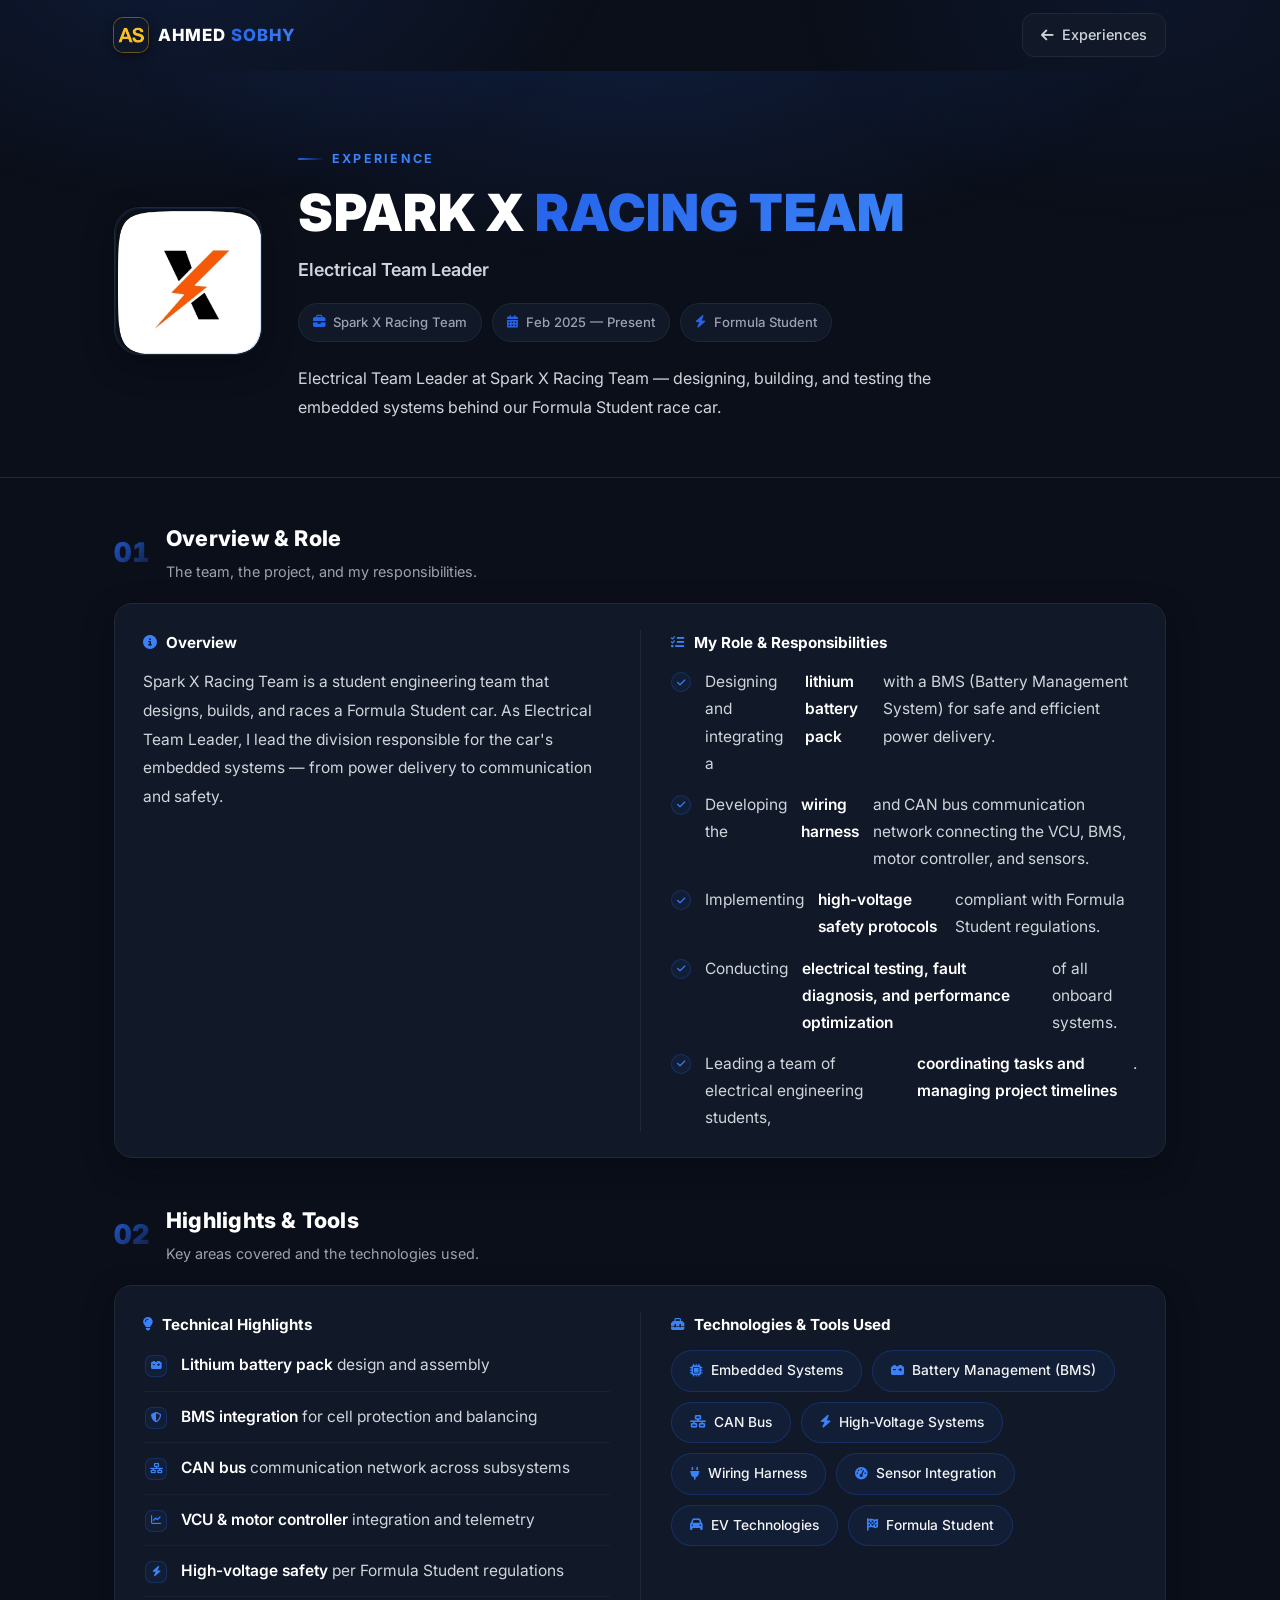
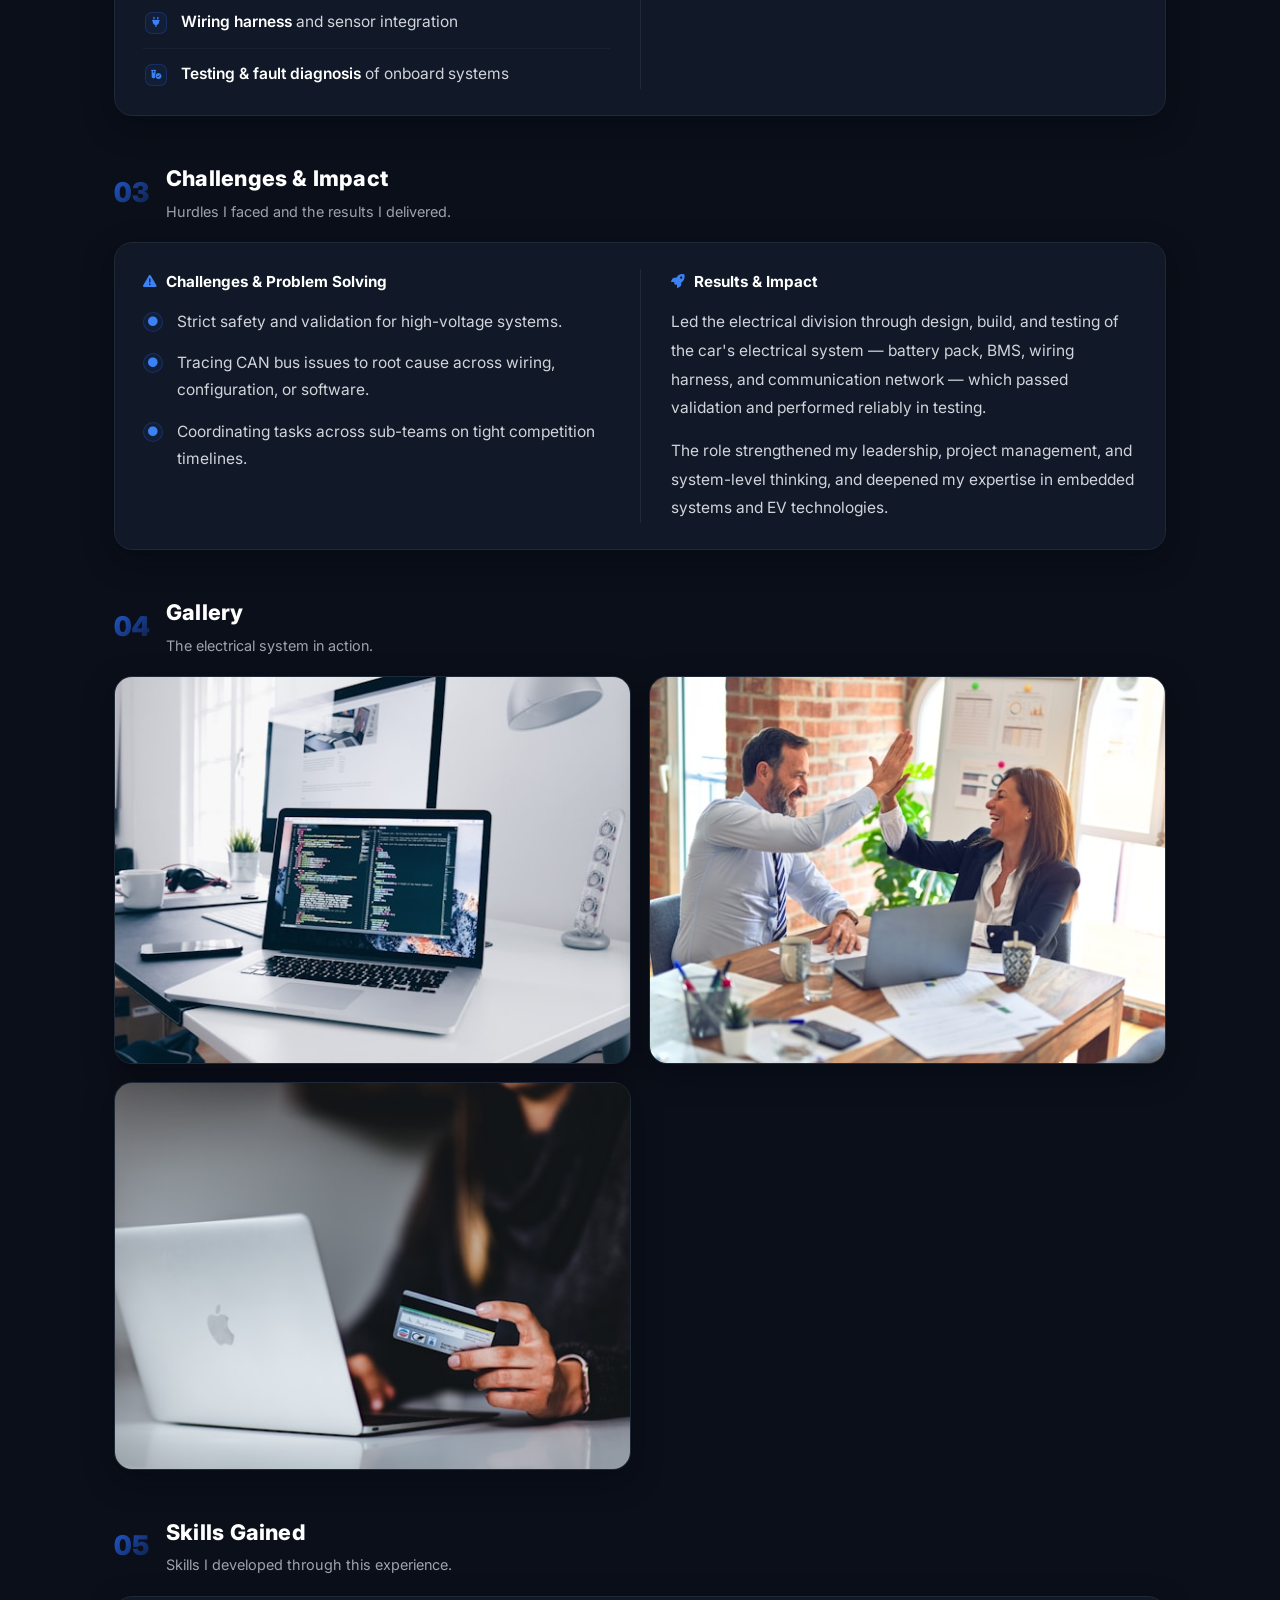
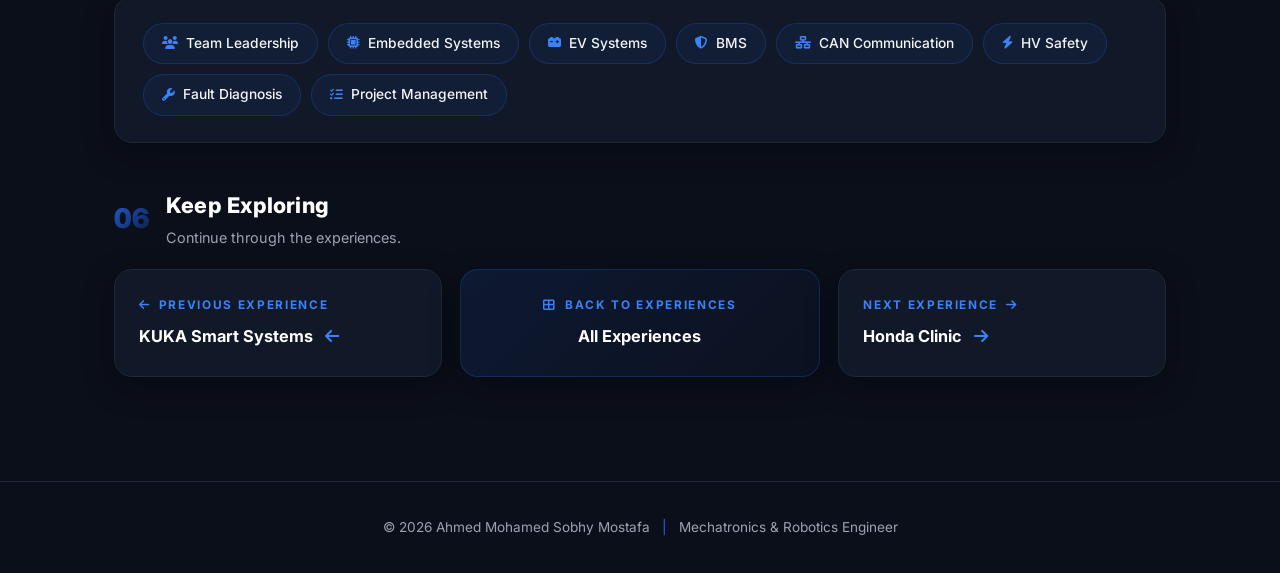
<file: sparkx-details.html>
<!DOCTYPE html>
<html lang="en">
<head>
  <meta charset="UTF-8" />
  <meta name="viewport" content="width=device-width, initial-scale=1.0" />
  <title>Spark X Racing Team | Electrical Team Leader - Ahmed Sobhy</title>
  <meta name="description" content="Electrical Team Leader at Spark X Racing Team - leading the electrical systems of a Formula Student race car including embedded systems, BMS, CAN bus, wiring harness, and high-voltage integration." />
  <link rel="icon" href="favicon.ico" sizes="48x48" />
  <link rel="icon" type="image/png" sizes="32x32" href="favicon-32x32.png" />
  <link rel="preconnect" href="https://fonts.googleapis.com" />
  <link rel="preconnect" href="https://fonts.gstatic.com" crossorigin />
  <link href="https://fonts.googleapis.com/css2?family=Inter:wght@300;400;500;600;700;800;900&display=swap" rel="stylesheet" />
  <link rel="stylesheet" href="https://cdnjs.cloudflare.com/ajax/libs/font-awesome/6.5.1/css/all.min.css" />
  <link rel="stylesheet" href="exp-style.css" />
</head>
<body>

  <div class="bg-glow" aria-hidden="true"></div>

  <!-- ===== NAVBAR ===== -->
  <nav class="exp-navbar" id="expNavbar">
    <div class="container exp-nav-inner">
      <a href="index.html" class="exp-nav-logo">
        <img src="as-logo.png" alt="AS" />
        <span class="text">AHMED <span class="gradient-text">SOBHY</span></span>
      </a>
      <a href="index.html#experience" class="exp-nav-back"><i class="fas fa-arrow-left"></i> Experiences</a>
    </div>
  </nav>

  <!-- ===== HERO ===== -->
  <header class="exp-hero">
    <div class="container">
      <div class="exp-hero-inner">
        <div class="exp-hero-logo"><img src="sparkx-logo.jpeg" alt="Spark X Racing Team" /></div>
        <div class="exp-hero-content">
          <span class="exp-hero-kicker">Experience</span>
          <h1 class="exp-hero-title">SPARK X <span class="gradient-text">RACING TEAM</span></h1>
          <p class="exp-hero-role">Electrical Team Leader</p>
          <div class="exp-hero-meta">
            <span class="exp-meta-item"><i class="fas fa-briefcase"></i> Spark X Racing Team</span>
            <span class="exp-meta-item"><i class="fas fa-calendar-alt"></i> Feb 2025 &mdash; Present</span>
            <span class="exp-meta-item"><i class="fas fa-bolt"></i> Formula Student</span>
          </div>
          <p class="exp-hero-summary">
            Electrical Team Leader at Spark X Racing Team &mdash; designing, building, and testing the embedded systems behind our Formula Student race car.
          </p>
        </div>
      </div>
    </div>
  </header>

  <!-- ===== CONTENT ===== -->
  <main class="container exp-main">

    <!-- 01 OVERVIEW & ROLE -->
    <section class="exp-section">
      <div class="exp-section-head reveal">
        <span class="exp-section-num">01</span>
        <div>
          <h2 class="exp-section-title">Overview &amp; Role</h2>
          <p class="exp-section-sub">The team, the project, and my responsibilities.</p>
        </div>
      </div>
      <div class="exp-card reveal">
        <div class="exp-combo">
          <div class="exp-combo-col">
            <h4 class="exp-mini-title"><i class="fas fa-circle-info"></i> Overview</h4>
            <p>
              Spark X Racing Team is a student engineering team that designs, builds, and races a Formula Student car. As Electrical Team Leader, I lead the division responsible for the car's embedded systems &mdash; from power delivery to communication and safety.
            </p>
          </div>
          <div class="exp-combo-col">
            <h4 class="exp-mini-title"><i class="fas fa-list-check"></i> My Role &amp; Responsibilities</h4>
            <ul class="exp-bullet-list">
              <li><span class="bl-ic"><i class="fas fa-check"></i></span> Designing and integrating a <strong>lithium battery pack</strong> with a BMS (Battery Management System) for safe and efficient power delivery.</li>
              <li><span class="bl-ic"><i class="fas fa-check"></i></span> Developing the <strong>wiring harness</strong> and CAN bus communication network connecting the VCU, BMS, motor controller, and sensors.</li>
              <li><span class="bl-ic"><i class="fas fa-check"></i></span> Implementing <strong>high-voltage safety protocols</strong> compliant with Formula Student regulations.</li>
              <li><span class="bl-ic"><i class="fas fa-check"></i></span> Conducting <strong>electrical testing, fault diagnosis, and performance optimization</strong> of all onboard systems.</li>
              <li><span class="bl-ic"><i class="fas fa-check"></i></span> Leading a team of electrical engineering students, <strong>coordinating tasks and managing project timelines</strong>.</li>
            </ul>
          </div>
        </div>
      </div>
    </section>

    <!-- 02 TECHNICAL HIGHLIGHTS & TOOLS -->
    <section class="exp-section">
      <div class="exp-section-head reveal">
        <span class="exp-section-num">02</span>
        <div>
          <h2 class="exp-section-title">Highlights &amp; Tools</h2>
          <p class="exp-section-sub">Key areas covered and the technologies used.</p>
        </div>
      </div>
      <div class="exp-card reveal">
        <div class="exp-combo">
          <div class="exp-combo-col">
            <h4 class="exp-mini-title"><i class="fas fa-lightbulb"></i> Technical Highlights</h4>
            <ul class="exp-highlight-list">
              <li><span class="hl-ic"><i class="fas fa-car-battery"></i></span> <span><strong>Lithium battery pack</strong> design and assembly</span></li>
              <li><span class="hl-ic"><i class="fas fa-shield-halved"></i></span> <span><strong>BMS integration</strong> for cell protection and balancing</span></li>
              <li><span class="hl-ic"><i class="fas fa-network-wired"></i></span> <span><strong>CAN bus</strong> communication network across subsystems</span></li>
              <li><span class="hl-ic"><i class="fas fa-chart-line"></i></span> <span><strong>VCU &amp; motor controller</strong> integration and telemetry</span></li>
              <li><span class="hl-ic"><i class="fas fa-bolt"></i></span> <span><strong>High-voltage safety</strong> per Formula Student regulations</span></li>
              <li><span class="hl-ic"><i class="fas fa-plug"></i></span> <span><strong>Wiring harness</strong> and sensor integration</span></li>
              <li><span class="hl-ic"><i class="fas fa-vial-circle-check"></i></span> <span><strong>Testing &amp; fault diagnosis</strong> of onboard systems</span></li>
            </ul>
          </div>
          <div class="exp-combo-col">
            <h4 class="exp-mini-title"><i class="fas fa-toolbox"></i> Technologies &amp; Tools Used</h4>
            <div class="exp-chip-grid">
              <span class="exp-chip"><i class="fas fa-microchip"></i> Embedded Systems</span>
              <span class="exp-chip"><i class="fas fa-car-battery"></i> Battery Management (BMS)</span>
              <span class="exp-chip"><i class="fas fa-network-wired"></i> CAN Bus</span>
              <span class="exp-chip"><i class="fas fa-bolt"></i> High-Voltage Systems</span>
              <span class="exp-chip"><i class="fas fa-plug"></i> Wiring Harness</span>
              <span class="exp-chip"><i class="fas fa-gauge-high"></i> Sensor Integration</span>
              <span class="exp-chip"><i class="fas fa-car"></i> EV Technologies</span>
              <span class="exp-chip"><i class="fas fa-flag-checkered"></i> Formula Student</span>
            </div>
          </div>
        </div>
      </div>
    </section>

    <!-- 03 CHALLENGES & IMPACT -->
    <section class="exp-section">
      <div class="exp-section-head reveal">
        <span class="exp-section-num">03</span>
        <div>
          <h2 class="exp-section-title">Challenges &amp; Impact</h2>
          <p class="exp-section-sub">Hurdles I faced and the results I delivered.</p>
        </div>
      </div>
      <div class="exp-card reveal">
        <div class="exp-combo">
          <div class="exp-combo-col">
            <h4 class="exp-mini-title"><i class="fas fa-triangle-exclamation"></i> Challenges &amp; Problem Solving</h4>
            <ul class="exp-bullet-list">
              <li><span class="bl-ic"><i class="fas fa-circle"></i></span> Strict safety and validation for high-voltage systems.</li>
              <li><span class="bl-ic"><i class="fas fa-circle"></i></span> Tracing CAN bus issues to root cause across wiring, configuration, or software.</li>
              <li><span class="bl-ic"><i class="fas fa-circle"></i></span> Coordinating tasks across sub-teams on tight competition timelines.</li>
            </ul>
          </div>
          <div class="exp-combo-col">
            <h4 class="exp-mini-title"><i class="fas fa-rocket"></i> Results &amp; Impact</h4>
            <p>
              Led the electrical division through design, build, and testing of the car's electrical system &mdash; battery pack, BMS, wiring harness, and communication network &mdash; which passed validation and performed reliably in testing.
            </p>
            <p>
              The role strengthened my leadership, project management, and system-level thinking, and deepened my expertise in embedded systems and EV technologies.
            </p>
          </div>
        </div>
      </div>
    </section>

    <!-- 04 GALLERY -->
    <section class="exp-section">
      <div class="exp-section-head reveal">
        <span class="exp-section-num">04</span>
        <div>
          <h2 class="exp-section-title">Gallery</h2>
          <p class="exp-section-sub">The electrical system in action.</p>
        </div>
      </div>
      <div class="exp-gallery">
        <figure class="exp-gallery-item" data-src="sparkx-battery.jpg">
          <img src="sparkx-battery.jpg" alt="Image 01" loading="lazy" />
          <figcaption class="exp-gallery-label">Image 01</figcaption>
          <span class="exp-gallery-zoom"><i class="fas fa-expand"></i></span>
        </figure>
        <figure class="exp-gallery-item" data-src="sparkx-bms.jpg">
          <img src="sparkx-bms.jpg" alt="Image 02" loading="lazy" />
          <figcaption class="exp-gallery-label">Image 02</figcaption>
          <span class="exp-gallery-zoom"><i class="fas fa-expand"></i></span>
        </figure>
        <figure class="exp-gallery-item" data-src="sparkx-wiring.jpg">
          <img src="sparkx-wiring.jpg" alt="Image 03" loading="lazy" />
          <figcaption class="exp-gallery-label">Image 03</figcaption>
          <span class="exp-gallery-zoom"><i class="fas fa-expand"></i></span>
        </figure>
      </div>
    </section>

    <!-- 05 SKILLS GAINED -->
    <section class="exp-section">
      <div class="exp-section-head reveal">
        <span class="exp-section-num">05</span>
        <div>
          <h2 class="exp-section-title">Skills Gained</h2>
          <p class="exp-section-sub">Skills I developed through this experience.</p>
        </div>
      </div>
      <div class="exp-card reveal">
        <div class="exp-chip-grid">
          <span class="exp-chip"><i class="fas fa-users"></i> Team Leadership</span>
          <span class="exp-chip"><i class="fas fa-microchip"></i> Embedded Systems</span>
          <span class="exp-chip"><i class="fas fa-car-battery"></i> EV Systems</span>
          <span class="exp-chip"><i class="fas fa-shield-halved"></i> BMS</span>
          <span class="exp-chip"><i class="fas fa-network-wired"></i> CAN Communication</span>
          <span class="exp-chip"><i class="fas fa-bolt"></i> HV Safety</span>
          <span class="exp-chip"><i class="fas fa-wrench"></i> Fault Diagnosis</span>
          <span class="exp-chip"><i class="fas fa-tasks"></i> Project Management</span>
        </div>
      </div>
    </section>

    <!-- 06 NAVIGATION -->
    <section class="exp-section">
      <div class="exp-section-head reveal">
        <span class="exp-section-num">06</span>
        <div>
          <h2 class="exp-section-title">Keep Exploring</h2>
          <p class="exp-section-sub">Continue through the experiences.</p>
        </div>
      </div>
      <div class="exp-nav-grid">
        <a href="kuka-details.html" class="exp-nav-card reveal">
          <span class="exp-nav-label"><i class="fas fa-arrow-left"></i> Previous Experience</span>
          <span class="exp-nav-name">KUKA Smart Systems <span class="nav-arrow"><i class="fas fa-arrow-left"></i></span></span>
        </a>
        <a href="index.html#experience" class="exp-nav-card exp-nav-center reveal" data-delay="0.1">
          <span class="exp-nav-label"><i class="fas fa-th-large"></i> Back to Experiences</span>
          <span class="exp-nav-name">All Experiences</span>
        </a>
        <a href="honda-clinic-details.html" class="exp-nav-card reveal" data-delay="0.2">
          <span class="exp-nav-label">Next Experience <i class="fas fa-arrow-right"></i></span>
          <span class="exp-nav-name">Honda Clinic <span class="nav-arrow"><i class="fas fa-arrow-right"></i></span></span>
        </a>
      </div>
    </section>

  </main>

  <!-- ===== FOOTER ===== -->
  <footer class="exp-footer">
    <p>&copy; 2026 Ahmed Mohamed Sobhy Mostafa <span class="footer-dot">|</span> Mechatronics &amp; Robotics Engineer</p>
  </footer>

  <script src="exp-main.js"></script>
</body>
</html>
</file>
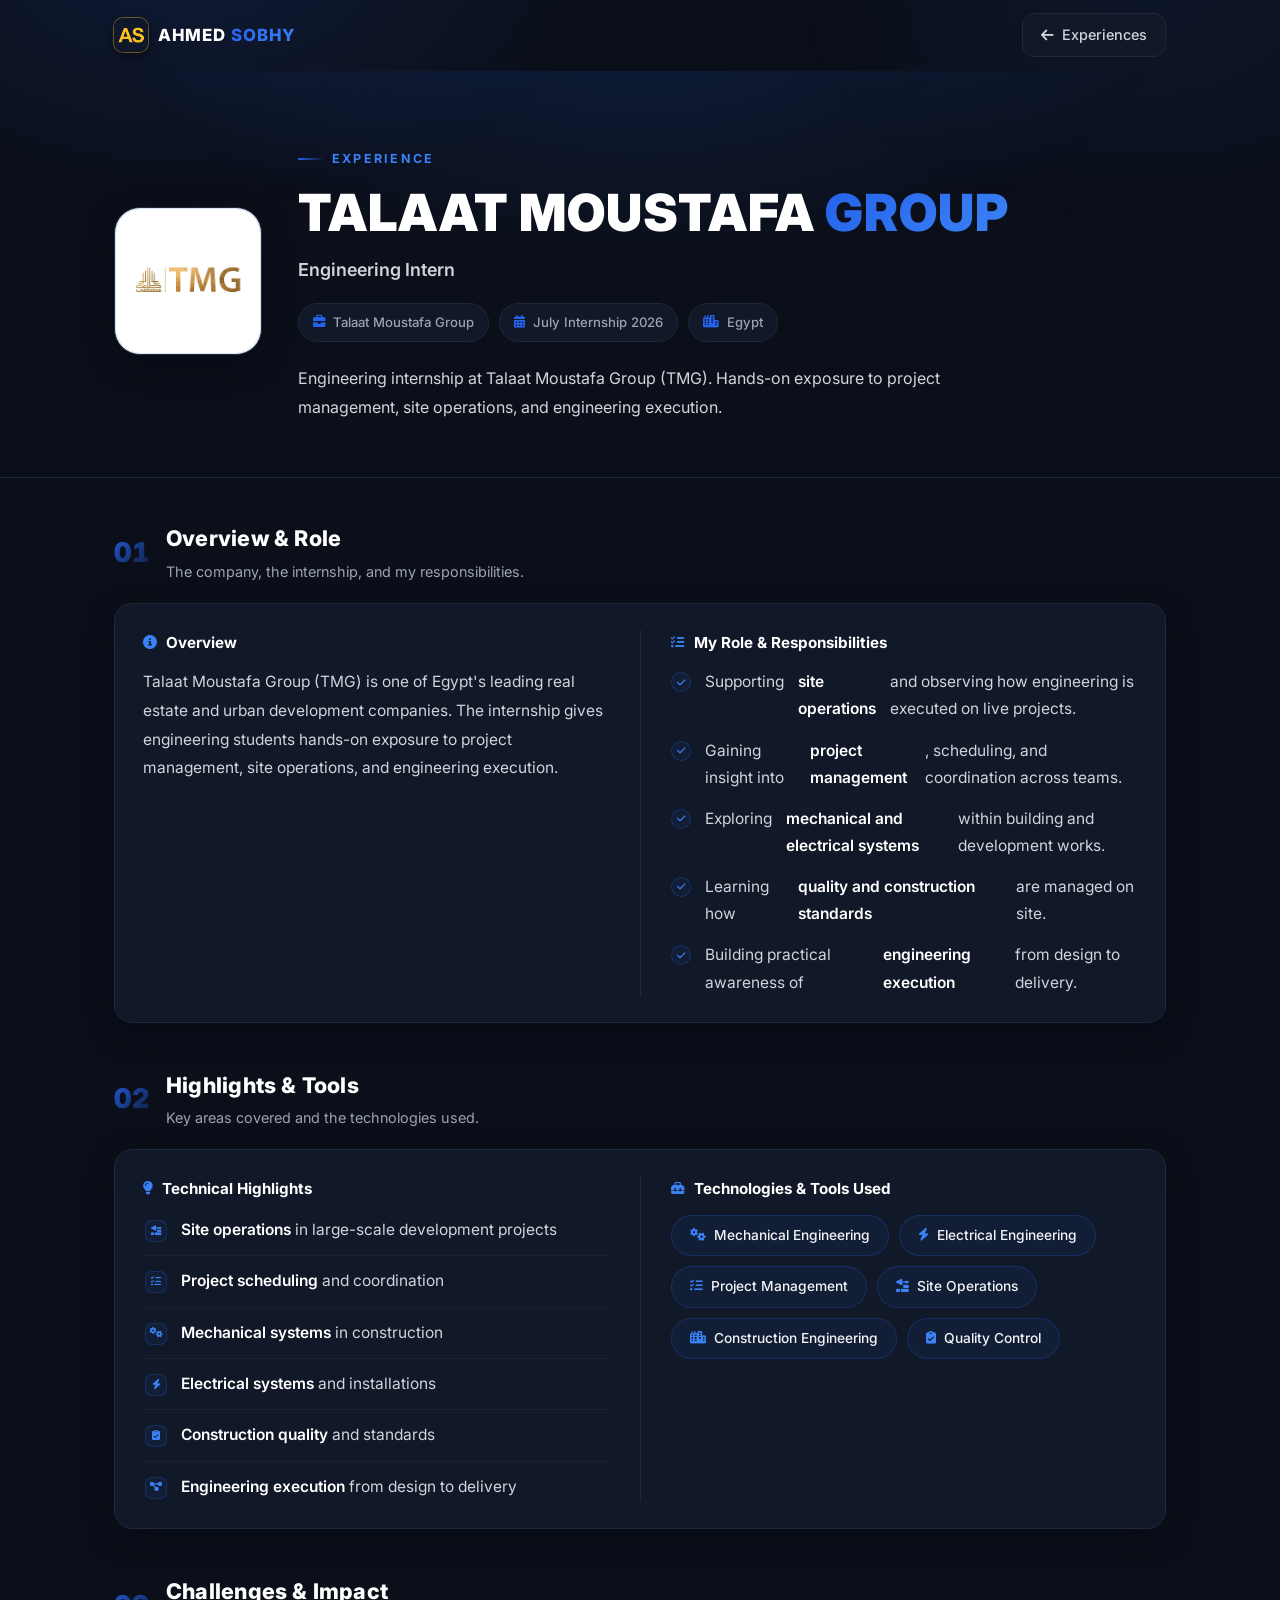
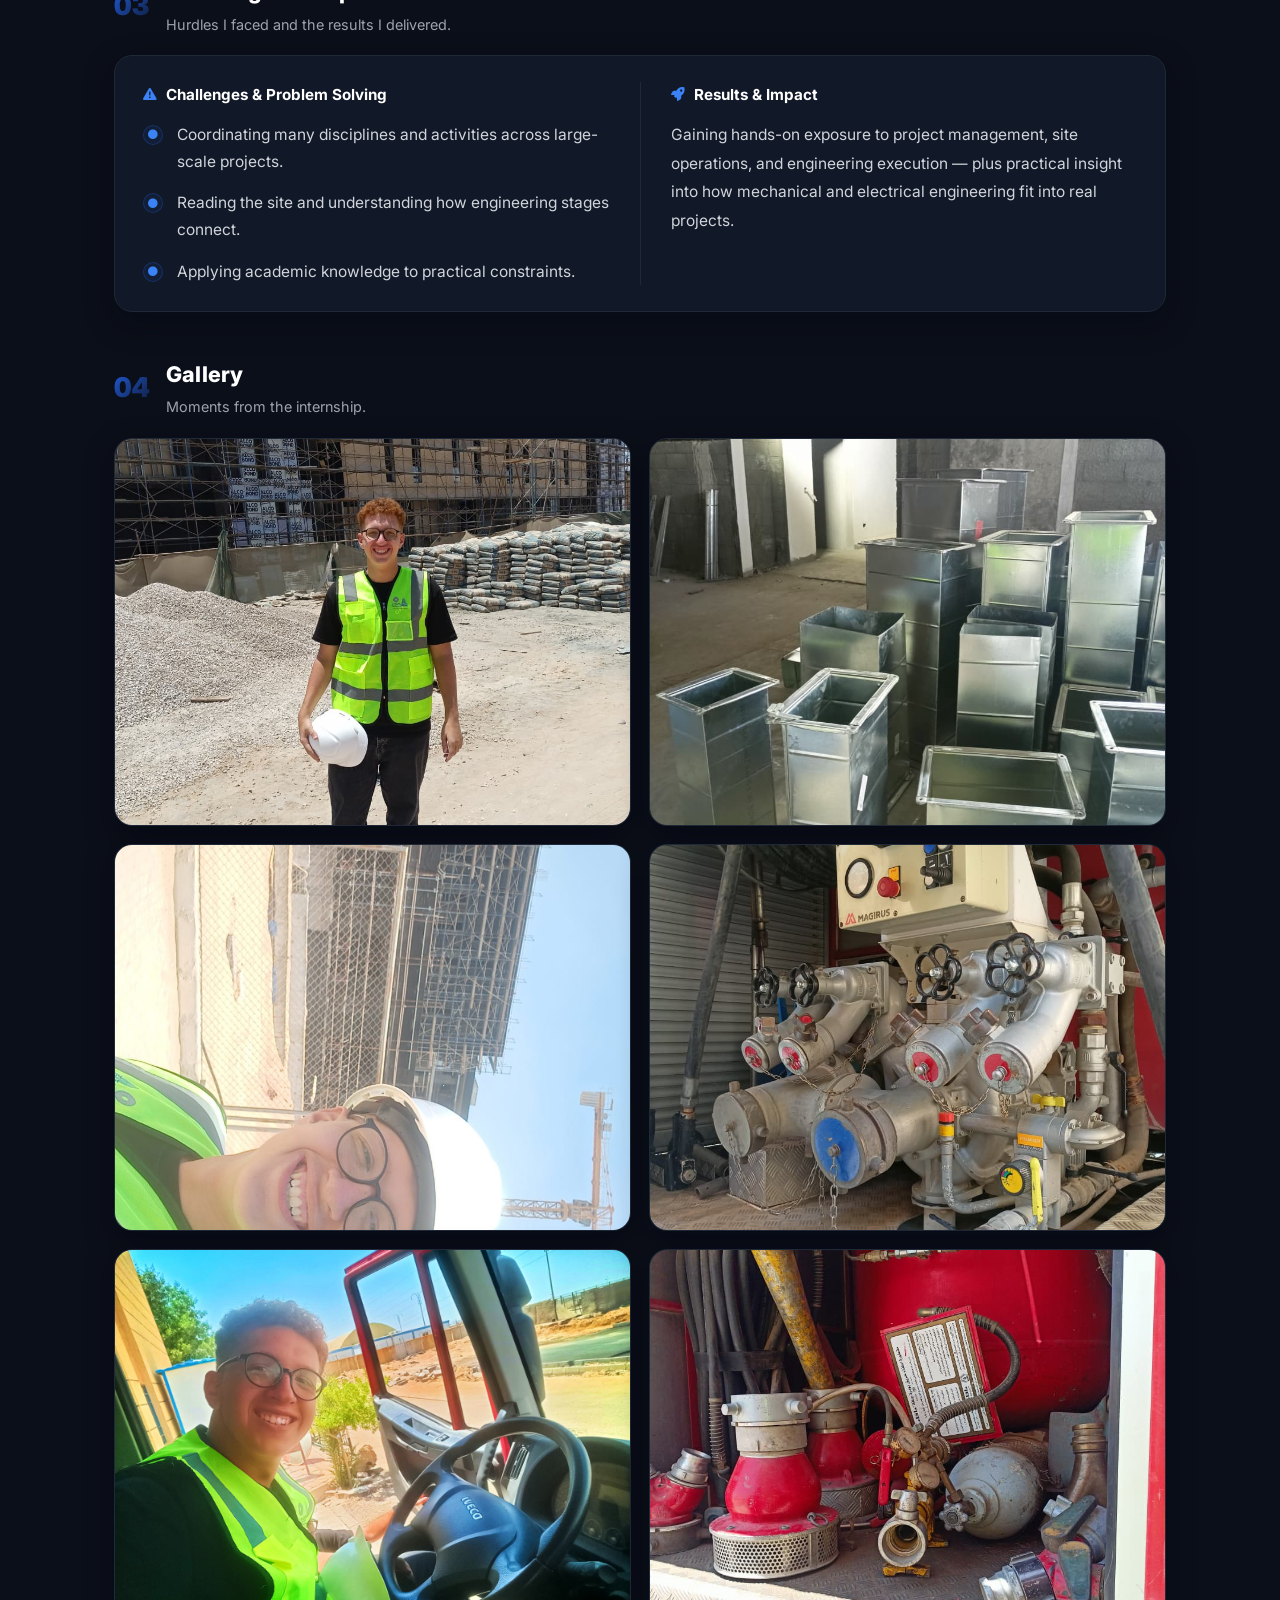
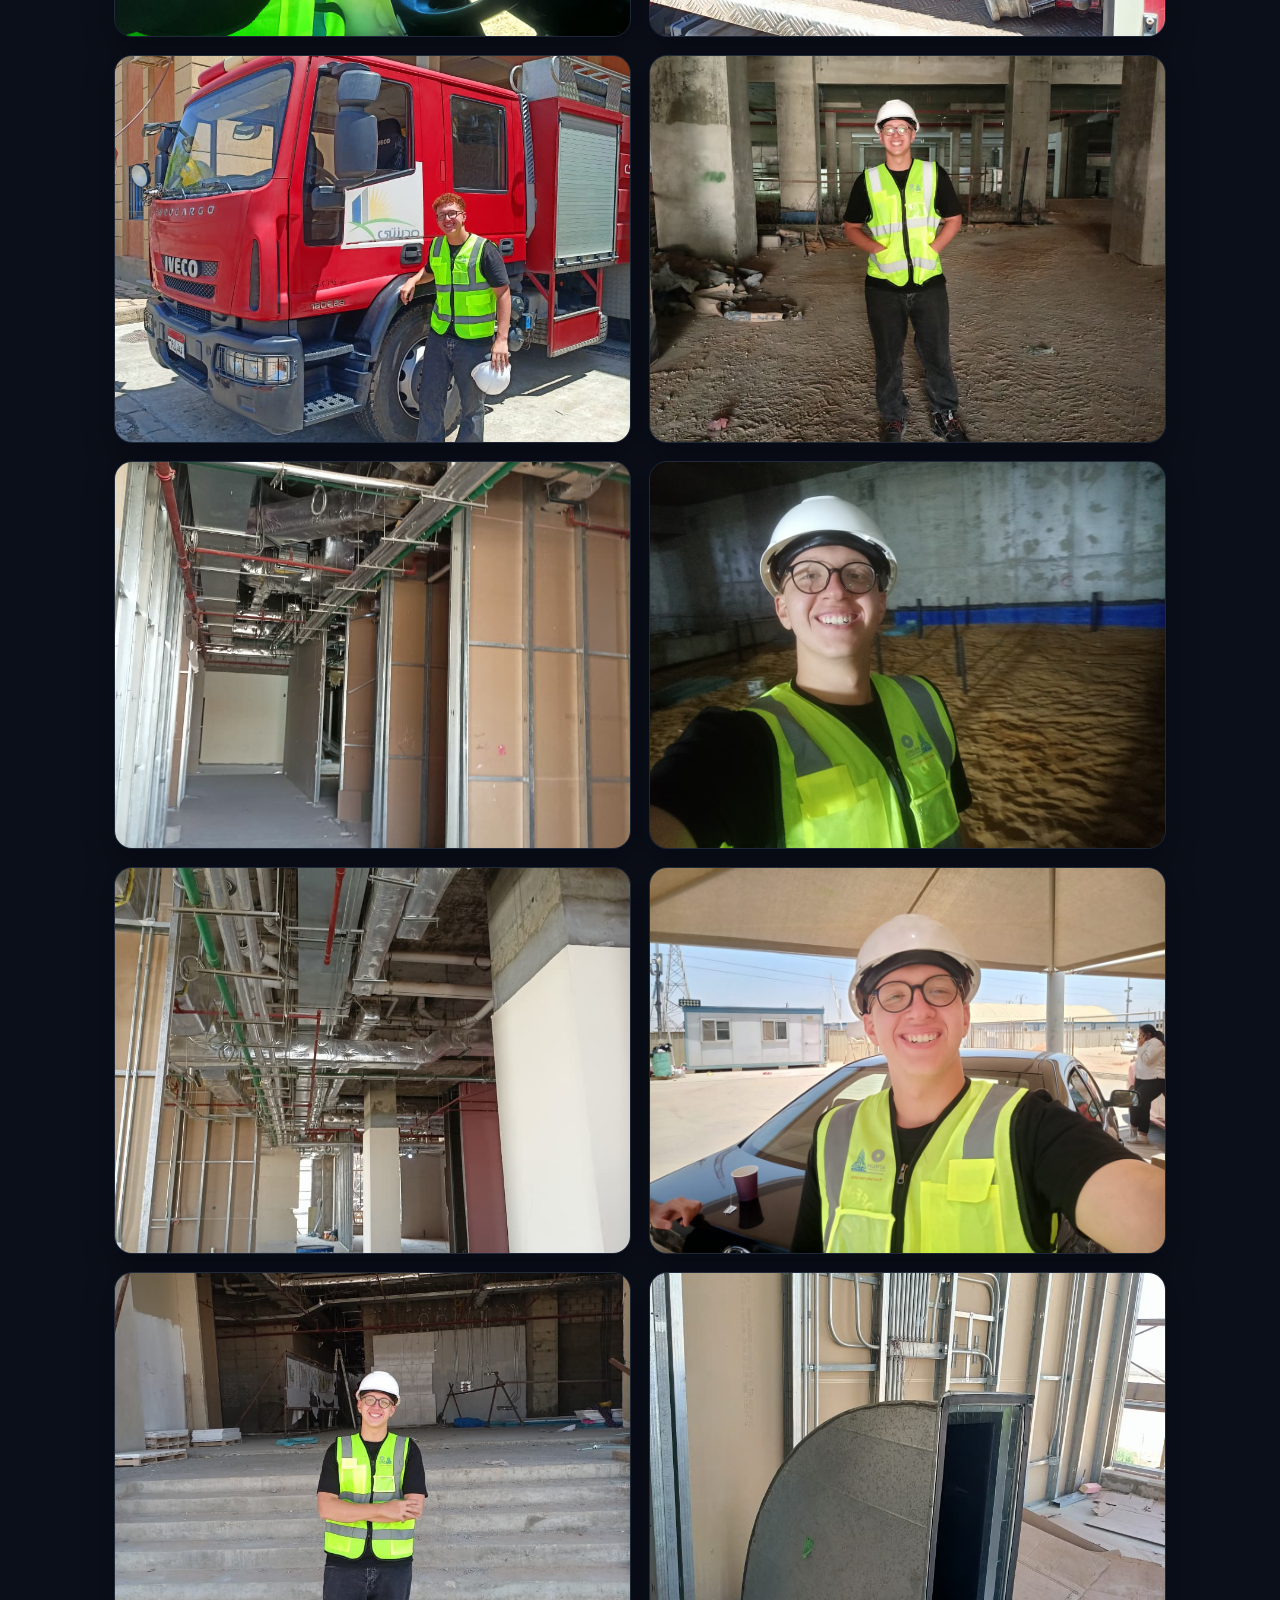
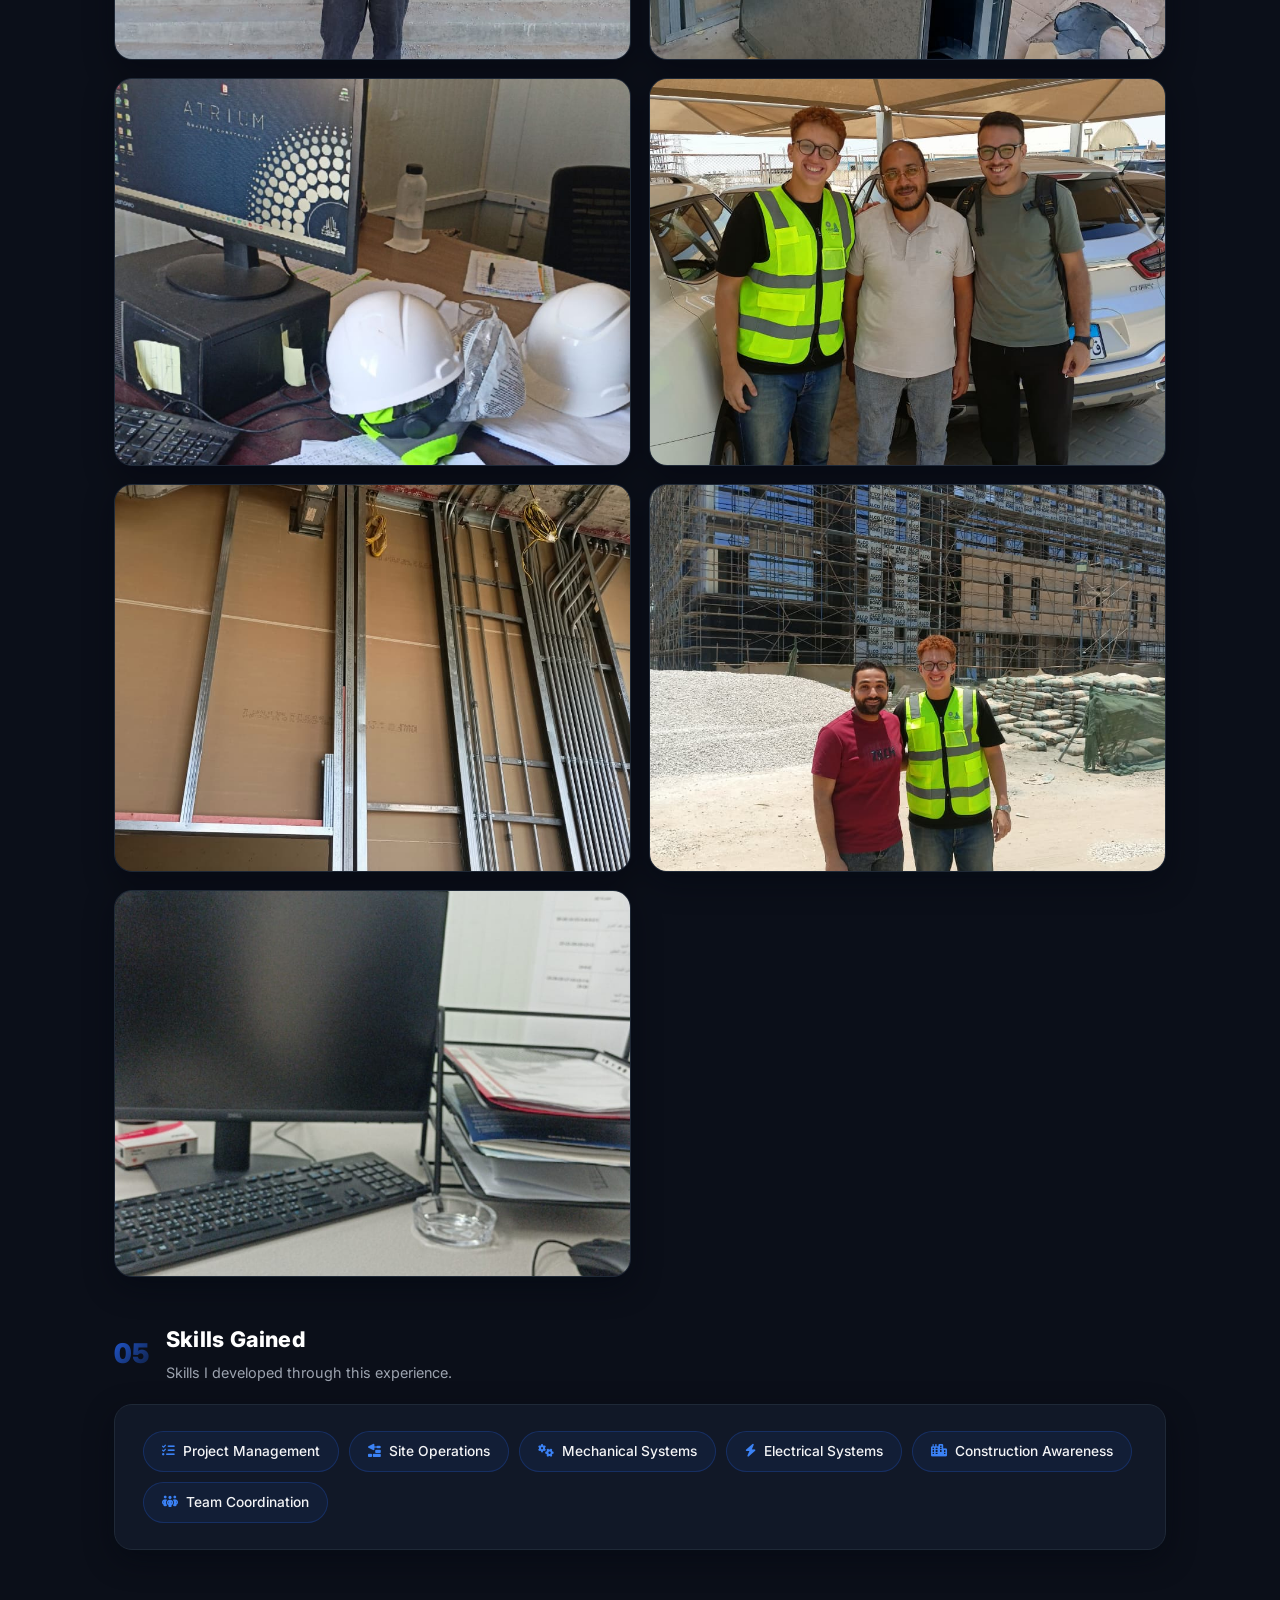
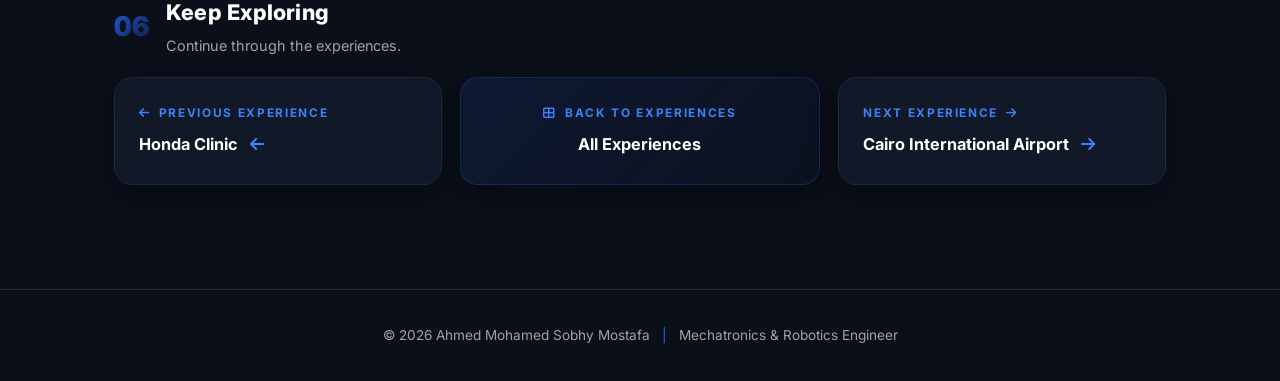
<file: tmg-details.html>
<!DOCTYPE html>
<html lang="en">
<head>
  <meta charset="UTF-8" />
  <meta name="viewport" content="width=device-width, initial-scale=1.0" />
  <title>Talaat Moustafa Group | Engineering Intern - Ahmed Sobhy</title>
  <meta name="description" content="Engineering internship at Talaat Moustafa Group (TMG) - hands-on experience in project management, site operations, and engineering execution for one of Egypt's leading real estate developers." />
  <link rel="icon" href="favicon.ico" sizes="48x48" />
  <link rel="icon" type="image/png" sizes="32x32" href="favicon-32x32.png" />
  <link rel="preconnect" href="https://fonts.googleapis.com" />
  <link rel="preconnect" href="https://fonts.gstatic.com" crossorigin />
  <link href="https://fonts.googleapis.com/css2?family=Inter:wght@300;400;500;600;700;800;900&display=swap" rel="stylesheet" />
  <link rel="stylesheet" href="https://cdnjs.cloudflare.com/ajax/libs/font-awesome/6.5.1/css/all.min.css" />
  <link rel="stylesheet" href="exp-style.css" />
</head>
<body>

  <div class="bg-glow" aria-hidden="true"></div>

  <!-- ===== NAVBAR ===== -->
  <nav class="exp-navbar" id="expNavbar">
    <div class="container exp-nav-inner">
      <a href="index.html" class="exp-nav-logo">
        <img src="as-logo.png" alt="AS" />
        <span class="text">AHMED <span class="gradient-text">SOBHY</span></span>
      </a>
      <a href="index.html#experience" class="exp-nav-back"><i class="fas fa-arrow-left"></i> Experiences</a>
    </div>
  </nav>

  <!-- ===== HERO ===== -->
  <header class="exp-hero">
    <div class="container">
      <div class="exp-hero-inner">
        <div class="exp-hero-logo light"><img src="tmg-logo.webp" alt="Talaat Moustafa Group" /></div>
        <div class="exp-hero-content">
          <span class="exp-hero-kicker">Experience</span>
          <h1 class="exp-hero-title">TALAAT MOUSTAFA <span class="gradient-text">GROUP</span></h1>
          <p class="exp-hero-role">Engineering Intern</p>
          <div class="exp-hero-meta">
            <span class="exp-meta-item"><i class="fas fa-briefcase"></i> Talaat Moustafa Group</span>
            <span class="exp-meta-item"><i class="fas fa-calendar-alt"></i> July Internship 2026</span>
            <span class="exp-meta-item"><i class="fas fa-city"></i> Egypt</span>
          </div>
          <p class="exp-hero-summary">
            Engineering internship at Talaat Moustafa Group (TMG). Hands-on exposure to project management, site operations, and engineering execution.
          </p>
        </div>
      </div>
    </div>
  </header>

  <!-- ===== CONTENT ===== -->
  <main class="container exp-main">

    <!-- 01 OVERVIEW & ROLE -->
    <section class="exp-section">
      <div class="exp-section-head reveal">
        <span class="exp-section-num">01</span>
        <div>
          <h2 class="exp-section-title">Overview &amp; Role</h2>
          <p class="exp-section-sub">The company, the internship, and my responsibilities.</p>
        </div>
      </div>
      <div class="exp-card reveal">
        <div class="exp-combo">
          <div class="exp-combo-col">
            <h4 class="exp-mini-title"><i class="fas fa-circle-info"></i> Overview</h4>
            <p>
              Talaat Moustafa Group (TMG) is one of Egypt's leading real estate and urban development companies. The internship gives engineering students hands-on exposure to project management, site operations, and engineering execution.
            </p>
          </div>
          <div class="exp-combo-col">
            <h4 class="exp-mini-title"><i class="fas fa-list-check"></i> My Role &amp; Responsibilities</h4>
            <ul class="exp-bullet-list">
              <li><span class="bl-ic"><i class="fas fa-check"></i></span> Supporting <strong>site operations</strong> and observing how engineering is executed on live projects.</li>
              <li><span class="bl-ic"><i class="fas fa-check"></i></span> Gaining insight into <strong>project management</strong>, scheduling, and coordination across teams.</li>
              <li><span class="bl-ic"><i class="fas fa-check"></i></span> Exploring <strong>mechanical and electrical systems</strong> within building and development works.</li>
              <li><span class="bl-ic"><i class="fas fa-check"></i></span> Learning how <strong>quality and construction standards</strong> are managed on site.</li>
              <li><span class="bl-ic"><i class="fas fa-check"></i></span> Building practical awareness of <strong>engineering execution</strong> from design to delivery.</li>
            </ul>
          </div>
        </div>
      </div>
    </section>

    <!-- 02 TECHNICAL HIGHLIGHTS & TOOLS -->
    <section class="exp-section">
      <div class="exp-section-head reveal">
        <span class="exp-section-num">02</span>
        <div>
          <h2 class="exp-section-title">Highlights &amp; Tools</h2>
          <p class="exp-section-sub">Key areas covered and the technologies used.</p>
        </div>
      </div>
      <div class="exp-card reveal">
        <div class="exp-combo">
          <div class="exp-combo-col">
            <h4 class="exp-mini-title"><i class="fas fa-lightbulb"></i> Technical Highlights</h4>
            <ul class="exp-highlight-list">
              <li><span class="hl-ic"><i class="fas fa-trowel-bricks"></i></span> <span><strong>Site operations</strong> in large-scale development projects</span></li>
              <li><span class="hl-ic"><i class="fas fa-list-check"></i></span> <span><strong>Project scheduling</strong> and coordination</span></li>
              <li><span class="hl-ic"><i class="fas fa-gears"></i></span> <span><strong>Mechanical systems</strong> in construction</span></li>
              <li><span class="hl-ic"><i class="fas fa-bolt"></i></span> <span><strong>Electrical systems</strong> and installations</span></li>
              <li><span class="hl-ic"><i class="fas fa-clipboard-check"></i></span> <span><strong>Construction quality</strong> and standards</span></li>
              <li><span class="hl-ic"><i class="fas fa-diagram-project"></i></span> <span><strong>Engineering execution</strong> from design to delivery</span></li>
            </ul>
          </div>
          <div class="exp-combo-col">
            <h4 class="exp-mini-title"><i class="fas fa-toolbox"></i> Technologies &amp; Tools Used</h4>
            <div class="exp-chip-grid">
              <span class="exp-chip"><i class="fas fa-gears"></i> Mechanical Engineering</span>
              <span class="exp-chip"><i class="fas fa-bolt"></i> Electrical Engineering</span>
              <span class="exp-chip"><i class="fas fa-list-check"></i> Project Management</span>
              <span class="exp-chip"><i class="fas fa-trowel-bricks"></i> Site Operations</span>
              <span class="exp-chip"><i class="fas fa-city"></i> Construction Engineering</span>
              <span class="exp-chip"><i class="fas fa-clipboard-check"></i> Quality Control</span>
            </div>
          </div>
        </div>
      </div>
    </section>

    <!-- 03 CHALLENGES & IMPACT -->
    <section class="exp-section">
      <div class="exp-section-head reveal">
        <span class="exp-section-num">03</span>
        <div>
          <h2 class="exp-section-title">Challenges &amp; Impact</h2>
          <p class="exp-section-sub">Hurdles I faced and the results I delivered.</p>
        </div>
      </div>
      <div class="exp-card reveal">
        <div class="exp-combo">
          <div class="exp-combo-col">
            <h4 class="exp-mini-title"><i class="fas fa-triangle-exclamation"></i> Challenges &amp; Problem Solving</h4>
            <ul class="exp-bullet-list">
              <li><span class="bl-ic"><i class="fas fa-circle"></i></span> Coordinating many disciplines and activities across large-scale projects.</li>
              <li><span class="bl-ic"><i class="fas fa-circle"></i></span> Reading the site and understanding how engineering stages connect.</li>
              <li><span class="bl-ic"><i class="fas fa-circle"></i></span> Applying academic knowledge to practical constraints.</li>
            </ul>
          </div>
          <div class="exp-combo-col">
            <h4 class="exp-mini-title"><i class="fas fa-rocket"></i> Results &amp; Impact</h4>
            <p>
              Gaining hands-on exposure to project management, site operations, and engineering execution &mdash; plus practical insight into how mechanical and electrical engineering fit into real projects.
            </p>
          </div>
        </div>
      </div>
    </section>

    <!-- 04 GALLERY -->
    <section class="exp-section">
      <div class="exp-section-head reveal">
        <span class="exp-section-num">04</span>
        <div>
          <h2 class="exp-section-title">Gallery</h2>
          <p class="exp-section-sub">Moments from the internship.</p>
        </div>
      </div>
      <div class="exp-gallery">
        <figure class="exp-gallery-item" data-src="tmg-intern/tmg-01.jpg">
          <img src="tmg-intern/tmg-01.jpg" alt="Image 01" loading="lazy" />
          <figcaption class="exp-gallery-label">Image 01</figcaption>
          <span class="exp-gallery-zoom"><i class="fas fa-expand"></i></span>
        </figure>
        <figure class="exp-gallery-item" data-src="tmg-intern/tmg-02.jpg">
          <img src="tmg-intern/tmg-02.jpg" alt="Image 02" loading="lazy" />
          <figcaption class="exp-gallery-label">Image 02</figcaption>
          <span class="exp-gallery-zoom"><i class="fas fa-expand"></i></span>
        </figure>
        <figure class="exp-gallery-item" data-src="tmg-intern/tmg-03.jpg">
          <img src="tmg-intern/tmg-03.jpg" alt="Image 03" loading="lazy" />
          <figcaption class="exp-gallery-label">Image 03</figcaption>
          <span class="exp-gallery-zoom"><i class="fas fa-expand"></i></span>
        </figure>
        <figure class="exp-gallery-item" data-src="tmg-intern/tmg-04.jpg">
          <img src="tmg-intern/tmg-04.jpg" alt="Image 04" loading="lazy" />
          <figcaption class="exp-gallery-label">Image 04</figcaption>
          <span class="exp-gallery-zoom"><i class="fas fa-expand"></i></span>
        </figure>
        <figure class="exp-gallery-item" data-src="tmg-intern/tmg-05.jpg">
          <img src="tmg-intern/tmg-05.jpg" alt="Image 05" loading="lazy" />
          <figcaption class="exp-gallery-label">Image 05</figcaption>
          <span class="exp-gallery-zoom"><i class="fas fa-expand"></i></span>
        </figure>
        <figure class="exp-gallery-item" data-src="tmg-intern/tmg-06.jpg">
          <img src="tmg-intern/tmg-06.jpg" alt="Image 06" loading="lazy" />
          <figcaption class="exp-gallery-label">Image 06</figcaption>
          <span class="exp-gallery-zoom"><i class="fas fa-expand"></i></span>
        </figure>
        <figure class="exp-gallery-item" data-src="tmg-intern/tmg-07.jpg">
          <img src="tmg-intern/tmg-07.jpg" alt="Image 07" loading="lazy" />
          <figcaption class="exp-gallery-label">Image 07</figcaption>
          <span class="exp-gallery-zoom"><i class="fas fa-expand"></i></span>
        </figure>
        <figure class="exp-gallery-item" data-src="tmg-intern/tmg-08.jpg">
          <img src="tmg-intern/tmg-08.jpg" alt="Image 08" loading="lazy" />
          <figcaption class="exp-gallery-label">Image 08</figcaption>
          <span class="exp-gallery-zoom"><i class="fas fa-expand"></i></span>
        </figure>
        <figure class="exp-gallery-item" data-src="tmg-intern/tmg-09.jpg">
          <img src="tmg-intern/tmg-09.jpg" alt="Image 09" loading="lazy" />
          <figcaption class="exp-gallery-label">Image 09</figcaption>
          <span class="exp-gallery-zoom"><i class="fas fa-expand"></i></span>
        </figure>
        <figure class="exp-gallery-item" data-src="tmg-intern/tmg-10.jpg">
          <img src="tmg-intern/tmg-10.jpg" alt="Image 10" loading="lazy" />
          <figcaption class="exp-gallery-label">Image 10</figcaption>
          <span class="exp-gallery-zoom"><i class="fas fa-expand"></i></span>
        </figure>
        <figure class="exp-gallery-item" data-src="tmg-intern/tmg-11.jpg">
          <img src="tmg-intern/tmg-11.jpg" alt="Image 11" loading="lazy" />
          <figcaption class="exp-gallery-label">Image 11</figcaption>
          <span class="exp-gallery-zoom"><i class="fas fa-expand"></i></span>
        </figure>
        <figure class="exp-gallery-item" data-src="tmg-intern/tmg-12.jpg">
          <img src="tmg-intern/tmg-12.jpg" alt="Image 12" loading="lazy" />
          <figcaption class="exp-gallery-label">Image 12</figcaption>
          <span class="exp-gallery-zoom"><i class="fas fa-expand"></i></span>
        </figure>
        <figure class="exp-gallery-item" data-src="tmg-intern/tmg-13.jpg">
          <img src="tmg-intern/tmg-13.jpg" alt="Image 13" loading="lazy" />
          <figcaption class="exp-gallery-label">Image 13</figcaption>
          <span class="exp-gallery-zoom"><i class="fas fa-expand"></i></span>
        </figure>
        <figure class="exp-gallery-item" data-src="tmg-intern/tmg-14.jpg">
          <img src="tmg-intern/tmg-14.jpg" alt="Image 14" loading="lazy" />
          <figcaption class="exp-gallery-label">Image 14</figcaption>
          <span class="exp-gallery-zoom"><i class="fas fa-expand"></i></span>
        </figure>
        <figure class="exp-gallery-item" data-src="tmg-intern/tmg-15.jpg">
          <img src="tmg-intern/tmg-15.jpg" alt="Image 15" loading="lazy" />
          <figcaption class="exp-gallery-label">Image 15</figcaption>
          <span class="exp-gallery-zoom"><i class="fas fa-expand"></i></span>
        </figure>
        <figure class="exp-gallery-item" data-src="tmg-intern/tmg-16.jpg">
          <img src="tmg-intern/tmg-16.jpg" alt="Image 16" loading="lazy" />
          <figcaption class="exp-gallery-label">Image 16</figcaption>
          <span class="exp-gallery-zoom"><i class="fas fa-expand"></i></span>
        </figure>
        <figure class="exp-gallery-item" data-src="tmg-intern/tmg-17.jpg">
          <img src="tmg-intern/tmg-17.jpg" alt="Image 17" loading="lazy" />
          <figcaption class="exp-gallery-label">Image 17</figcaption>
          <span class="exp-gallery-zoom"><i class="fas fa-expand"></i></span>
        </figure>
        <figure class="exp-gallery-item" data-src="tmg-intern/tmg-18.jpg">
          <img src="tmg-intern/tmg-18.jpg" alt="Image 18" loading="lazy" />
          <figcaption class="exp-gallery-label">Image 18</figcaption>
          <span class="exp-gallery-zoom"><i class="fas fa-expand"></i></span>
        </figure>
        <figure class="exp-gallery-item" data-src="tmg-intern/tmg-19.jpg">
          <img src="tmg-intern/tmg-19.jpg" alt="Image 19" loading="lazy" />
          <figcaption class="exp-gallery-label">Image 19</figcaption>
          <span class="exp-gallery-zoom"><i class="fas fa-expand"></i></span>
        </figure>
      </div>
    </section>

    <!-- 05 SKILLS GAINED -->
    <section class="exp-section">
      <div class="exp-section-head reveal">
        <span class="exp-section-num">05</span>
        <div>
          <h2 class="exp-section-title">Skills Gained</h2>
          <p class="exp-section-sub">Skills I developed through this experience.</p>
        </div>
      </div>
      <div class="exp-card reveal">
        <div class="exp-chip-grid">
          <span class="exp-chip"><i class="fas fa-list-check"></i> Project Management</span>
          <span class="exp-chip"><i class="fas fa-trowel-bricks"></i> Site Operations</span>
          <span class="exp-chip"><i class="fas fa-gears"></i> Mechanical Systems</span>
          <span class="exp-chip"><i class="fas fa-bolt"></i> Electrical Systems</span>
          <span class="exp-chip"><i class="fas fa-city"></i> Construction Awareness</span>
          <span class="exp-chip"><i class="fas fa-people-group"></i> Team Coordination</span>
        </div>
      </div>
    </section>

    <!-- 06 NAVIGATION -->
    <section class="exp-section">
      <div class="exp-section-head reveal">
        <span class="exp-section-num">06</span>
        <div>
          <h2 class="exp-section-title">Keep Exploring</h2>
          <p class="exp-section-sub">Continue through the experiences.</p>
        </div>
      </div>
      <div class="exp-nav-grid">
        <a href="honda-clinic-details.html" class="exp-nav-card reveal">
          <span class="exp-nav-label"><i class="fas fa-arrow-left"></i> Previous Experience</span>
          <span class="exp-nav-name">Honda Clinic <span class="nav-arrow"><i class="fas fa-arrow-left"></i></span></span>
        </a>
        <a href="index.html#experience" class="exp-nav-card exp-nav-center reveal" data-delay="0.1">
          <span class="exp-nav-label"><i class="fas fa-th-large"></i> Back to Experiences</span>
          <span class="exp-nav-name">All Experiences</span>
        </a>
        <a href="airport-details.html" class="exp-nav-card reveal" data-delay="0.2">
          <span class="exp-nav-label">Next Experience <i class="fas fa-arrow-right"></i></span>
          <span class="exp-nav-name">Cairo International Airport <span class="nav-arrow"><i class="fas fa-arrow-right"></i></span></span>
        </a>
      </div>
    </section>

  </main>

  <!-- ===== FOOTER ===== -->
  <footer class="exp-footer">
    <p>&copy; 2026 Ahmed Mohamed Sobhy Mostafa <span class="footer-dot">|</span> Mechatronics &amp; Robotics Engineer</p>
  </footer>

  <script src="exp-main.js"></script>
</body>
</html>
</file>
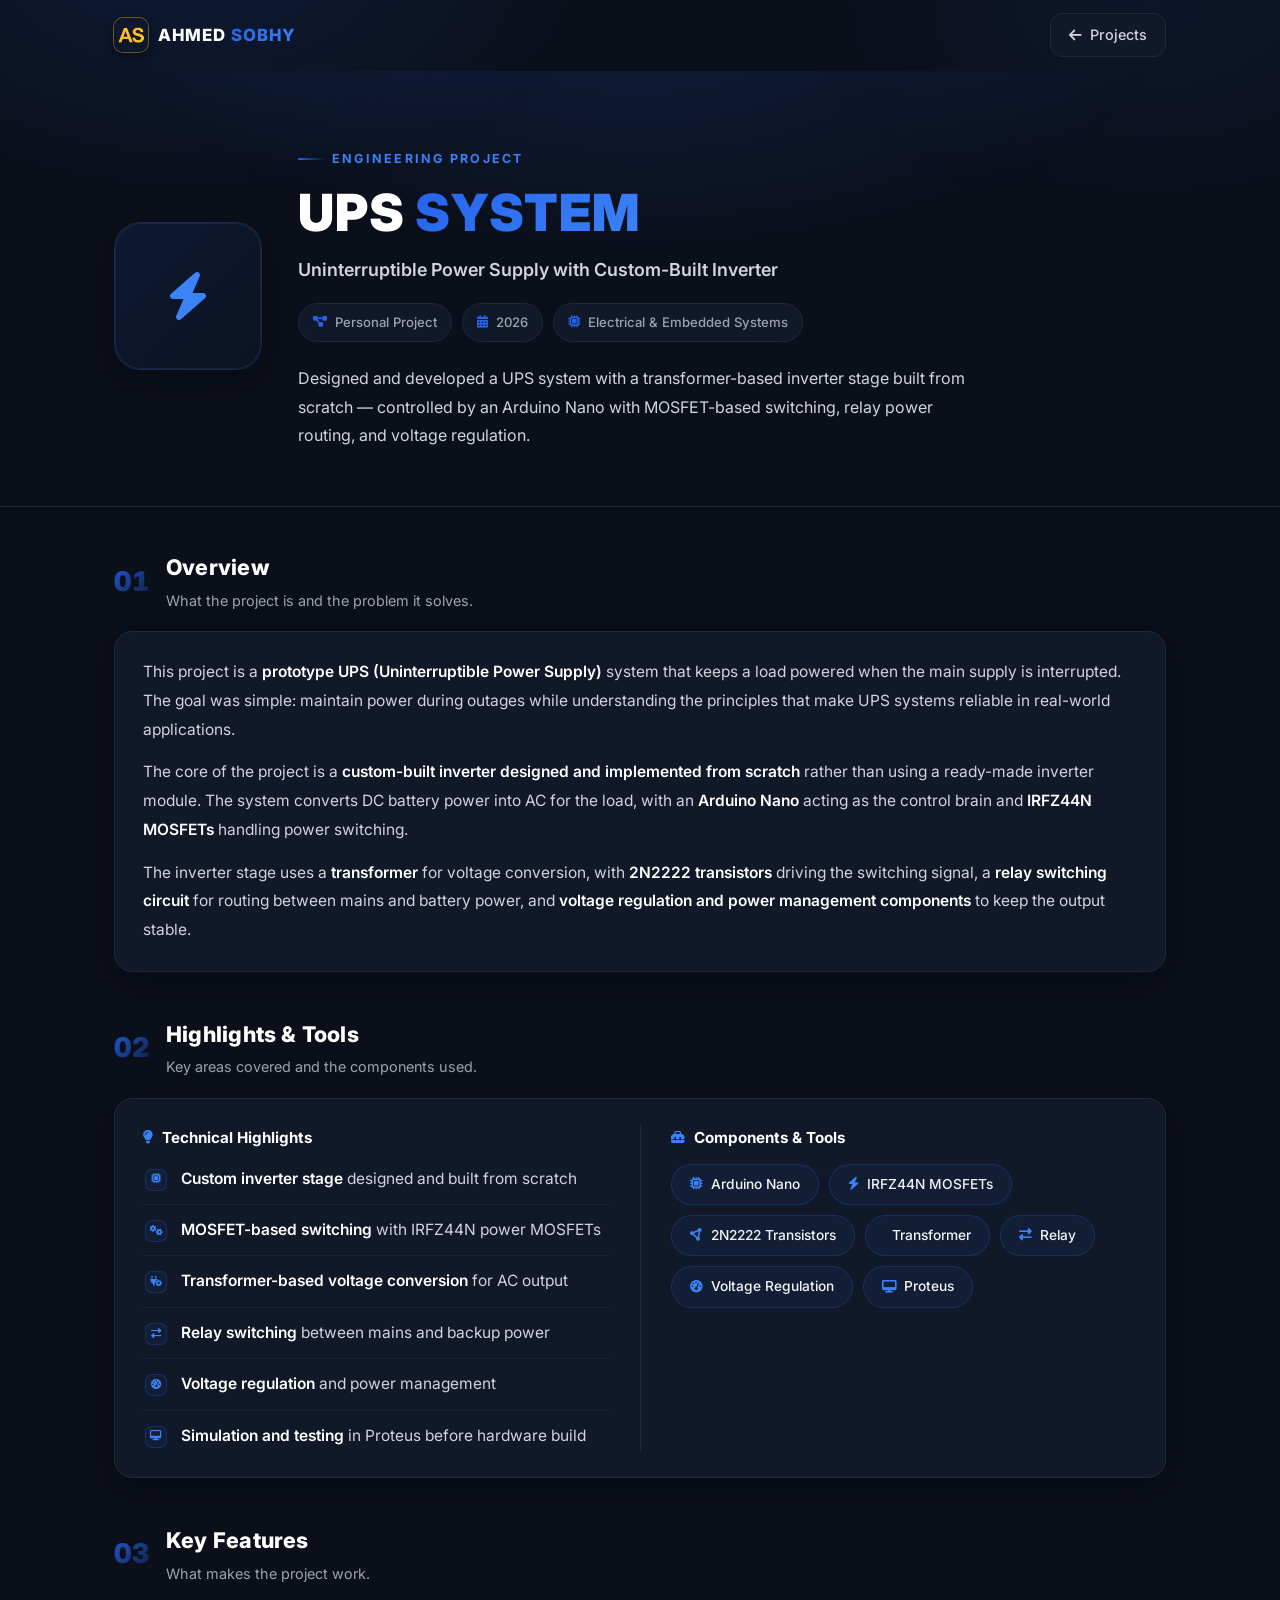
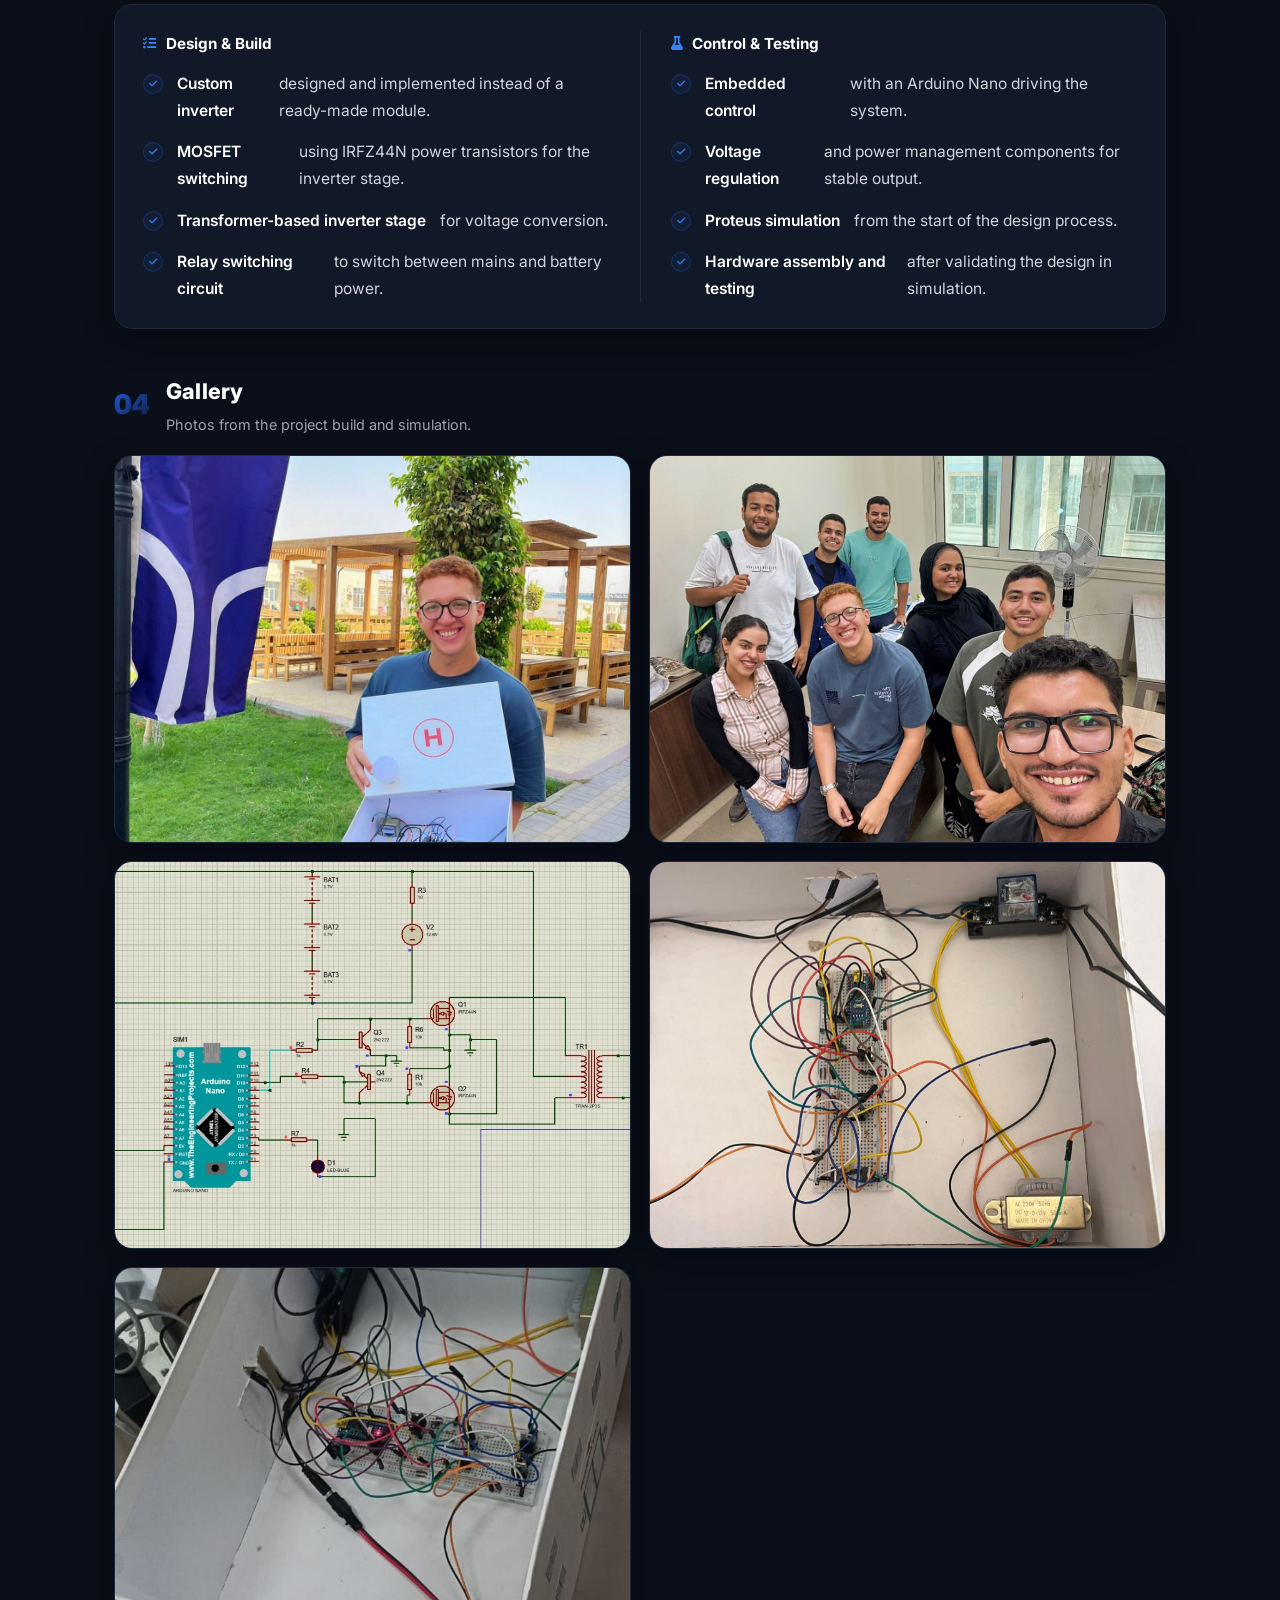
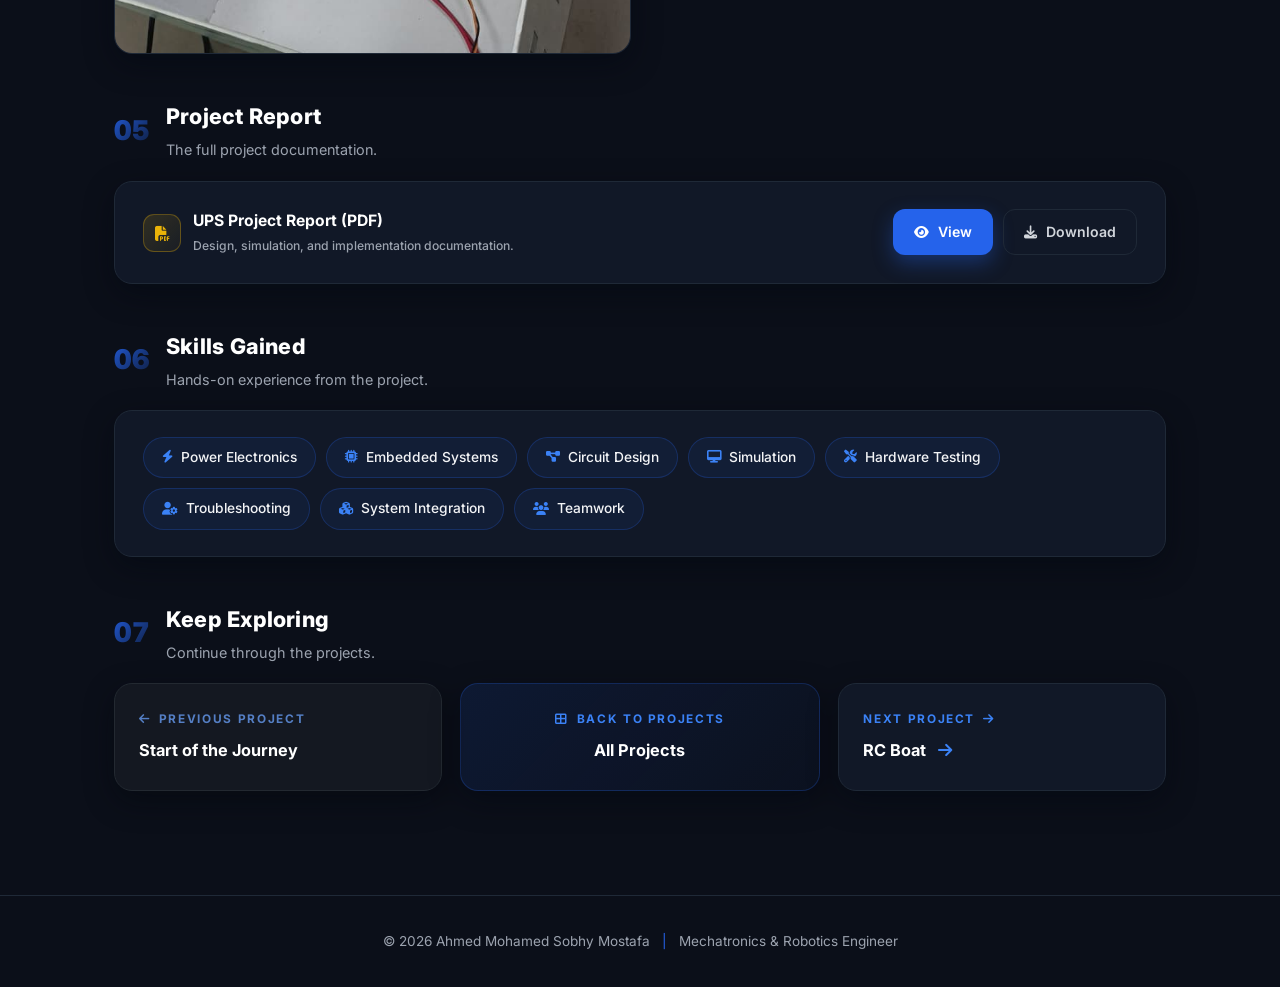
<file: ups-details.html>
<!DOCTYPE html>
<html lang="en">
<head>
  <meta charset="UTF-8" />
  <meta name="viewport" content="width=device-width, initial-scale=1.0" />
  <title>UPS System with Custom-Built Inverter | Project - Ahmed Sobhy</title>
  <meta name="description" content="Uninterruptible Power Supply (UPS) system with a custom-built inverter - Arduino Nano, IRFZ44N MOSFETs, 2N2222 transistors, relay switching, and Proteus simulation. Power electronics and embedded systems project." />
  <link rel="icon" href="favicon.ico" sizes="48x48" />
  <link rel="icon" type="image/png" sizes="32x32" href="favicon-32x32.png" />
  <link rel="preconnect" href="https://fonts.googleapis.com" />
  <link rel="preconnect" href="https://fonts.gstatic.com" crossorigin />
  <link href="https://fonts.googleapis.com/css2?family=Inter:wght@300;400;500;600;700;800;900&display=swap" rel="stylesheet" />
  <link rel="stylesheet" href="https://cdnjs.cloudflare.com/ajax/libs/font-awesome/6.5.1/css/all.min.css" />
  <link rel="stylesheet" href="exp-style.css" />
</head>
<body>

  <div class="bg-glow" aria-hidden="true"></div>

  <!-- ===== NAVBAR ===== -->
  <nav class="exp-navbar" id="expNavbar">
    <div class="container exp-nav-inner">
      <a href="index.html" class="exp-nav-logo">
        <img src="as-logo.png" alt="AS" />
        <span class="text">AHMED <span class="gradient-text">SOBHY</span></span>
      </a>
      <a href="index.html#projects" class="exp-nav-back"><i class="fas fa-arrow-left"></i> Projects</a>
    </div>
  </nav>

  <!-- ===== HERO ===== -->
  <header class="exp-hero">
    <div class="container">
      <div class="exp-hero-inner">
        <div class="exp-hero-logo" style="background:linear-gradient(135deg,rgba(37,99,235,0.12),rgba(37,99,235,0.04));display:flex;align-items:center;justify-content:center;">
          <i class="fas fa-bolt" style="font-size:3rem;color:var(--primary-hover);"></i>
        </div>
        <div class="exp-hero-content">
          <span class="exp-hero-kicker">Engineering Project</span>
          <h1 class="exp-hero-title">UPS <span class="gradient-text">SYSTEM</span></h1>
          <p class="exp-hero-role">Uninterruptible Power Supply with Custom-Built Inverter</p>
          <div class="exp-hero-meta">
            <span class="exp-meta-item"><i class="fas fa-project-diagram"></i> Personal Project</span>
            <span class="exp-meta-item"><i class="fas fa-calendar-alt"></i> 2026</span>
            <span class="exp-meta-item"><i class="fas fa-microchip"></i> Electrical &amp; Embedded Systems</span>
          </div>
          <p class="exp-hero-summary">
            Designed and developed a UPS system with a transformer-based inverter stage built from scratch &mdash; controlled by an Arduino Nano with MOSFET-based switching, relay power routing, and voltage regulation.
          </p>
        </div>
      </div>
    </div>
  </header>

  <!-- ===== CONTENT ===== -->
  <main class="container exp-main">

    <!-- 01 OVERVIEW -->
    <section class="exp-section">
      <div class="exp-section-head reveal">
        <span class="exp-section-num">01</span>
        <div>
          <h2 class="exp-section-title">Overview</h2>
          <p class="exp-section-sub">What the project is and the problem it solves.</p>
        </div>
      </div>
      <div class="exp-card reveal">
        <p>
          This project is a <strong>prototype UPS (Uninterruptible Power Supply)</strong> system that keeps a load powered when the main supply is interrupted. The goal was simple: maintain power during outages while understanding the principles that make UPS systems reliable in real-world applications.
        </p>
        <p>
          The core of the project is a <strong>custom-built inverter designed and implemented from scratch</strong> rather than using a ready-made inverter module. The system converts DC battery power into AC for the load, with an <strong>Arduino Nano</strong> acting as the control brain and <strong>IRFZ44N MOSFETs</strong> handling power switching.
        </p>
        <p>
          The inverter stage uses a <strong>transformer</strong> for voltage conversion, with <strong>2N2222 transistors</strong> driving the switching signal, a <strong>relay switching circuit</strong> for routing between mains and battery power, and <strong>voltage regulation and power management components</strong> to keep the output stable.
        </p>
      </div>
    </section>

    <!-- 02 TECHNICAL HIGHLIGHTS & TOOLS -->
    <section class="exp-section">
      <div class="exp-section-head reveal">
        <span class="exp-section-num">02</span>
        <div>
          <h2 class="exp-section-title">Highlights &amp; Tools</h2>
          <p class="exp-section-sub">Key areas covered and the components used.</p>
        </div>
      </div>
      <div class="exp-card reveal">
        <div class="exp-combo">
          <div class="exp-combo-col">
            <h4 class="exp-mini-title"><i class="fas fa-lightbulb"></i> Technical Highlights</h4>
            <ul class="exp-highlight-list">
              <li><span class="hl-ic"><i class="fas fa-microchip"></i></span> <span><strong>Custom inverter stage</strong> designed and built from scratch</span></li>
              <li><span class="hl-ic"><i class="fas fa-gears"></i></span> <span><strong>MOSFET-based switching</strong> with IRFZ44N power MOSFETs</span></li>
              <li><span class="hl-ic"><i class="fas fa-plug-circle-bolt"></i></span> <span><strong>Transformer-based voltage conversion</strong> for AC output</span></li>
              <li><span class="hl-ic"><i class="fas fa-right-left"></i></span> <span><strong>Relay switching</strong> between mains and backup power</span></li>
              <li><span class="hl-ic"><i class="fas fa-gauge-high"></i></span> <span><strong>Voltage regulation</strong> and power management</span></li>
              <li><span class="hl-ic"><i class="fas fa-desktop"></i></span> <span><strong>Simulation and testing</strong> in Proteus before hardware build</span></li>
            </ul>
          </div>
          <div class="exp-combo-col">
            <h4 class="exp-mini-title"><i class="fas fa-toolbox"></i> Components &amp; Tools</h4>
            <div class="exp-chip-grid">
              <span class="exp-chip"><i class="fas fa-microchip"></i> Arduino Nano</span>
              <span class="exp-chip"><i class="fas fa-bolt"></i> IRFZ44N MOSFETs</span>
              <span class="exp-chip"><i class="fas fa-circle-nodes"></i> 2N2222 Transistors</span>
              <span class="exp-chip"><i class="fas fa-coil"></i> Transformer</span>
              <span class="exp-chip"><i class="fas fa-right-left"></i> Relay</span>
              <span class="exp-chip"><i class="fas fa-gauge-high"></i> Voltage Regulation</span>
              <span class="exp-chip"><i class="fas fa-desktop"></i> Proteus</span>
            </div>
          </div>
        </div>
      </div>
    </section>

    <!-- 03 KEY FEATURES -->
    <section class="exp-section">
      <div class="exp-section-head reveal">
        <span class="exp-section-num">03</span>
        <div>
          <h2 class="exp-section-title">Key Features</h2>
          <p class="exp-section-sub">What makes the project work.</p>
        </div>
      </div>
      <div class="exp-card reveal">
        <div class="exp-combo">
          <div class="exp-combo-col">
            <h4 class="exp-mini-title"><i class="fas fa-list-check"></i> Design &amp; Build</h4>
            <ul class="exp-bullet-list">
              <li><span class="bl-ic"><i class="fas fa-check"></i></span> <strong>Custom inverter</strong> designed and implemented instead of a ready-made module.</li>
              <li><span class="bl-ic"><i class="fas fa-check"></i></span> <strong>MOSFET switching</strong> using IRFZ44N power transistors for the inverter stage.</li>
              <li><span class="bl-ic"><i class="fas fa-check"></i></span> <strong>Transformer-based inverter stage</strong> for voltage conversion.</li>
              <li><span class="bl-ic"><i class="fas fa-check"></i></span> <strong>Relay switching circuit</strong> to switch between mains and battery power.</li>
            </ul>
          </div>
          <div class="exp-combo-col">
            <h4 class="exp-mini-title"><i class="fas fa-flask"></i> Control &amp; Testing</h4>
            <ul class="exp-bullet-list">
              <li><span class="bl-ic"><i class="fas fa-check"></i></span> <strong>Embedded control</strong> with an Arduino Nano driving the system.</li>
              <li><span class="bl-ic"><i class="fas fa-check"></i></span> <strong>Voltage regulation</strong> and power management components for stable output.</li>
              <li><span class="bl-ic"><i class="fas fa-check"></i></span> <strong>Proteus simulation</strong> from the start of the design process.</li>
              <li><span class="bl-ic"><i class="fas fa-check"></i></span> <strong>Hardware assembly and testing</strong> after validating the design in simulation.</li>
            </ul>
          </div>
        </div>
      </div>
    </section>

    <!-- 04 GALLERY -->
    <section class="exp-section">
      <div class="exp-section-head reveal">
        <span class="exp-section-num">04</span>
        <div>
          <h2 class="exp-section-title">Gallery</h2>
          <p class="exp-section-sub">Photos from the project build and simulation.</p>
        </div>
      </div>
      <div class="exp-gallery">
        <figure class="exp-gallery-item" data-src="ups-project/ups-01.jpeg">
          <img src="ups-project/ups-01.jpeg" alt="UPS Project - Photo 01" loading="lazy" />
          <figcaption class="exp-gallery-label">Project Photo 01</figcaption>
          <span class="exp-gallery-zoom"><i class="fas fa-expand"></i></span>
        </figure>
        <figure class="exp-gallery-item" data-src="ups-project/ups-02.jpeg">
          <img src="ups-project/ups-02.jpeg" alt="UPS Project - Photo 02" loading="lazy" />
          <figcaption class="exp-gallery-label">Project Photo 02</figcaption>
          <span class="exp-gallery-zoom"><i class="fas fa-expand"></i></span>
        </figure>
        <figure class="exp-gallery-item" data-src="ups-project/ups-03.jpeg">
          <img src="ups-project/ups-03.jpeg" alt="UPS Project - Photo 03" loading="lazy" />
          <figcaption class="exp-gallery-label">Project Photo 03</figcaption>
          <span class="exp-gallery-zoom"><i class="fas fa-expand"></i></span>
        </figure>
        <figure class="exp-gallery-item" data-src="ups-project/ups-04.jpeg">
          <img src="ups-project/ups-04.jpeg" alt="UPS Project - Photo 04" loading="lazy" />
          <figcaption class="exp-gallery-label">Project Photo 04</figcaption>
          <span class="exp-gallery-zoom"><i class="fas fa-expand"></i></span>
        </figure>
        <figure class="exp-gallery-item" data-src="ups-project/ups-05.jpeg">
          <img src="ups-project/ups-05.jpeg" alt="UPS Project - Photo 05" loading="lazy" />
          <figcaption class="exp-gallery-label">Project Photo 05</figcaption>
          <span class="exp-gallery-zoom"><i class="fas fa-expand"></i></span>
        </figure>
      </div>
    </section>

    <!-- 05 PROJECT REPORT -->
    <section class="exp-section">
      <div class="exp-section-head reveal">
        <span class="exp-section-num">05</span>
        <div>
          <h2 class="exp-section-title">Project Report</h2>
          <p class="exp-section-sub">The full project documentation.</p>
        </div>
      </div>
      <div class="exp-card reveal" style="display:flex;align-items:center;justify-content:space-between;gap:20px;flex-wrap:wrap;">
        <div class="exp-cert-name">
          <span class="cert-ic"><i class="fas fa-file-pdf"></i></span>
          <div>
            <h3 style="font-size:0.98rem;font-weight:700;color:white;">UPS Project Report (PDF)</h3>
            <span style="font-size:0.76rem;color:var(--text-muted);">Design, simulation, and implementation documentation.</span>
          </div>
        </div>
        <div class="exp-cert-actions">
          <a class="btn btn-primary" href="ups-project/ups-report.pdf" target="_blank" rel="noopener"><i class="fas fa-eye"></i> View</a>
          <a class="btn btn-ghost" href="ups-project/ups-report.pdf" download><i class="fas fa-download"></i> Download</a>
        </div>
      </div>
    </section>

    <!-- 06 SKILLS GAINED -->
    <section class="exp-section">
      <div class="exp-section-head reveal">
        <span class="exp-section-num">06</span>
        <div>
          <h2 class="exp-section-title">Skills Gained</h2>
          <p class="exp-section-sub">Hands-on experience from the project.</p>
        </div>
      </div>
      <div class="exp-card reveal">
        <div class="exp-chip-grid">
          <span class="exp-chip"><i class="fas fa-bolt"></i> Power Electronics</span>
          <span class="exp-chip"><i class="fas fa-microchip"></i> Embedded Systems</span>
          <span class="exp-chip"><i class="fas fa-diagram-project"></i> Circuit Design</span>
          <span class="exp-chip"><i class="fas fa-desktop"></i> Simulation</span>
          <span class="exp-chip"><i class="fas fa-tools"></i> Hardware Testing</span>
          <span class="exp-chip"><i class="fas fa-user-gear"></i> Troubleshooting</span>
          <span class="exp-chip"><i class="fas fa-cubes"></i> System Integration</span>
          <span class="exp-chip"><i class="fas fa-users"></i> Teamwork</span>
        </div>
      </div>
    </section>

    <!-- 07 NAVIGATION (dynamic, injected by project-nav.js) -->
    <div id="project-nav"></div>

  </main>

  <!-- ===== FOOTER ===== -->
  <footer class="exp-footer">
    <p>&copy; 2026 Ahmed Mohamed Sobhy Mostafa <span class="footer-dot">|</span> Mechatronics &amp; Robotics Engineer</p>
  </footer>

  <script src="exp-main.js"></script>
  <script src="project-nav.js"></script>
</body>
</html>
</file>
<file: exp-style.css>
/* ===== EXPERIENCE DETAIL PAGES - SHARED DESIGN SYSTEM ===== */

*, *::before, *::after { margin: 0; padding: 0; box-sizing: border-box; }

:root {
  --primary: #2563EB;
  --primary-hover: #3B82F6;
  --primary-soft: rgba(37, 99, 235, 0.08);
  --primary-border: rgba(37, 99, 235, 0.25);
  --dark: #0B0F19;
  --dark-card: #111827;
  --dark-card-hover: #151F33;
  --dark-border: #1F2937;
  --text: #F3F4F6;
  --text-body: #D1D5DB;
  --text-muted: #9CA3AF;
  --radius: 18px;
  --shadow: 0 10px 30px rgba(2, 6, 16, 0.45);
  --shadow-hover: 0 22px 50px rgba(2, 6, 16, 0.6), 0 8px 30px rgba(37, 99, 235, 0.14);
  --container: 1100px;
}

html { scroll-behavior: smooth; }

body {
  font-family: 'Inter', sans-serif;
  background: var(--dark);
  color: var(--text);
  min-height: 100vh;
  overflow-x: hidden;
  line-height: 1.7;
  -webkit-font-smoothing: antialiased;
}

a { color: inherit; text-decoration: none; }
img { max-width: 100%; display: block; }
button { font-family: inherit; cursor: pointer; }

.container { max-width: var(--container); margin: 0 auto; padding: 0 24px; }

/* ===== BACKGROUND GLOW ===== */
.bg-glow {
  position: fixed;
  inset: 0;
  z-index: -1;
  pointer-events: none;
  background:
    radial-gradient(700px 420px at 15% -5%, rgba(37, 99, 235, 0.14), transparent 60%),
    radial-gradient(600px 380px at 90% 0%, rgba(37, 99, 235, 0.08), transparent 60%);
}

/* ===== SCROLLBAR ===== */
::-webkit-scrollbar { width: 9px; }
::-webkit-scrollbar-track { background: var(--dark); }
::-webkit-scrollbar-thumb { background: #1F2937; border-radius: 20px; }
::-webkit-scrollbar-thumb:hover { background: #374151; }

::selection { background: rgba(37, 99, 235, 0.35); color: white; }

/* ===== GRADIENT TEXT ===== */
.gradient-text {
  background: linear-gradient(135deg, var(--primary), var(--primary-hover));
  -webkit-background-clip: text;
  background-clip: text;
  -webkit-text-fill-color: transparent;
}

/* ===== NAVBAR ===== */
.exp-navbar {
  position: sticky;
  top: 0;
  z-index: 60;
  transition: background 0.35s ease, box-shadow 0.35s ease, border-color 0.35s ease;
  border-bottom: 1px solid transparent;
}
.exp-navbar.scrolled {
  background: rgba(11, 15, 25, 0.82);
  backdrop-filter: blur(18px);
  -webkit-backdrop-filter: blur(18px);
  border-bottom-color: rgba(37, 99, 235, 0.15);
  box-shadow: 0 10px 30px rgba(2, 6, 16, 0.35);
}
.exp-nav-inner {
  display: flex;
  align-items: center;
  justify-content: space-between;
  height: 70px;
}
.exp-nav-logo {
  display: flex;
  align-items: center;
  gap: 10px;
  font-size: 1.05rem;
  font-weight: 800;
  letter-spacing: 0.06em;
}
.exp-nav-logo img {
  width: 34px;
  height: 34px;
  border-radius: 9px;
  box-shadow: 0 0 0 1px rgba(251, 191, 36, 0.4), 0 4px 12px rgba(0, 0, 0, 0.45);
}
.exp-nav-logo span { color: white; }
.exp-nav-logo .gradient-text { -webkit-text-fill-color: transparent; }
.exp-nav-back {
  display: inline-flex;
  align-items: center;
  gap: 8px;
  padding: 9px 18px;
  border-radius: 12px;
  border: 1px solid var(--dark-border);
  background: var(--dark-card);
  color: var(--text-body);
  font-size: 0.9rem;
  font-weight: 500;
  transition: all 0.3s ease;
}
.exp-nav-back:hover {
  border-color: var(--primary-border);
  color: white;
  box-shadow: 0 8px 22px rgba(2, 6, 16, 0.4);
  transform: translateY(-1px);
}

/* ===== HERO ===== */
.exp-hero {
  padding: 70px 0 56px;
  border-bottom: 1px solid var(--dark-border);
  background:
    radial-gradient(800px 360px at 50% -10%, rgba(37, 99, 235, 0.16), transparent 65%);
}
.exp-hero-inner {
  display: grid;
  grid-template-columns: auto 1fr;
  gap: 36px;
  align-items: center;
}
.exp-hero-logo {
  position: relative;
  width: 148px;
  height: 148px;
  border-radius: 26px;
  overflow: hidden;
  background: var(--dark-card);
  border: 1px solid var(--dark-border);
  box-shadow: var(--shadow);
  flex-shrink: 0;
}
.exp-hero-logo::after {
  content: '';
  position: absolute;
  inset: 0;
  border-radius: 26px;
  box-shadow: inset 0 0 0 1px rgba(37, 99, 235, 0.18);
  pointer-events: none;
}
.exp-hero-logo img { width: 100%; height: 100%; object-fit: cover; }
.exp-hero-logo.light { background: #fff; }
.exp-hero-logo.light img { object-fit: contain; padding: 18px; }
.exp-hero-kicker {
  display: inline-flex;
  align-items: center;
  gap: 8px;
  font-size: 0.78rem;
  font-weight: 700;
  letter-spacing: 0.18em;
  text-transform: uppercase;
  color: var(--primary-hover);
  margin-bottom: 14px;
}
.exp-hero-kicker::before {
  content: '';
  width: 26px;
  height: 2px;
  border-radius: 2px;
  background: linear-gradient(90deg, var(--primary), transparent);
}
.exp-hero-title {
  font-size: clamp(2rem, 5vw, 3.2rem);
  font-weight: 900;
  line-height: 1.12;
  letter-spacing: 0.02em;
  color: white;
}
.exp-hero-role {
  margin-top: 14px;
  font-size: 1.12rem;
  font-weight: 600;
  color: var(--text-body);
}
.exp-hero-meta {
  display: flex;
  flex-wrap: wrap;
  gap: 10px;
  margin-top: 18px;
}
.exp-meta-item {
  display: inline-flex;
  align-items: center;
  gap: 8px;
  padding: 7px 14px;
  border-radius: 999px;
  background: var(--dark-card);
  border: 1px solid var(--dark-border);
  color: var(--text-muted);
  font-size: 0.82rem;
  font-weight: 500;
}
.exp-meta-item i { color: var(--primary); font-size: 0.78rem; }
.exp-hero-summary {
  margin-top: 22px;
  max-width: 680px;
  color: var(--text-body);
  font-size: 1rem;
  line-height: 1.8;
}

/* ===== MAIN ===== */
.exp-main { padding-top: 42px; padding-bottom: 30px; }

/* ===== SECTION HEAD ===== */
.exp-section { margin-bottom: 44px; }
.exp-section-head {
  display: flex;
  align-items: center;
  gap: 16px;
  margin-bottom: 18px;
}
.exp-section-num {
  font-size: 1.7rem;
  font-weight: 900;
  line-height: 1;
  background: linear-gradient(135deg, var(--primary), rgba(37, 99, 235, 0.25));
  -webkit-background-clip: text;
  background-clip: text;
  -webkit-text-fill-color: transparent;
  opacity: 0.85;
  font-variant-numeric: tabular-nums;
}
.exp-section-title {
  font-size: 1.35rem;
  font-weight: 800;
  letter-spacing: 0.01em;
  color: white;
}
.exp-section-sub {
  color: var(--text-muted);
  font-size: 0.9rem;
  margin-top: 3px;
}

/* ===== CARDS ===== */
.exp-card {
  background: var(--dark-card);
  border: 1px solid var(--dark-border);
  border-radius: var(--radius);
  padding: 26px 28px;
  box-shadow: var(--shadow);
}

/* ===== COMBINED BLOCK (two-column card) ===== */
.exp-combo {
  display: grid;
  grid-template-columns: 1fr 1fr;
}
.exp-combo-col { min-width: 0; }
.exp-combo-col:first-child { padding-right: 30px; }
.exp-combo-col + .exp-combo-col {
  border-left: 1px solid var(--dark-border);
  padding-left: 30px;
}
.exp-mini-title {
  display: flex;
  align-items: center;
  gap: 9px;
  font-size: 0.95rem;
  font-weight: 700;
  color: white;
  margin-bottom: 13px;
}
.exp-mini-title i {
  color: var(--primary-hover);
  font-size: 0.85rem;
}
.exp-card-head {
  display: flex;
  align-items: center;
  gap: 14px;
  margin-bottom: 18px;
}
.exp-card-head .exp-card-icon {
  width: 44px;
  height: 44px;
  flex-shrink: 0;
  border-radius: 13px;
  display: grid;
  place-items: center;
  background: var(--primary-soft);
  border: 1px solid var(--primary-border);
  color: var(--primary-hover);
  font-size: 1.05rem;
}
.exp-card-head h3 {
  font-size: 1.12rem;
  font-weight: 700;
  color: white;
}
.exp-card p {
  color: var(--text-body);
  font-size: 0.97rem;
  line-height: 1.85;
}
.exp-card p + p { margin-top: 14px; }
.exp-card strong { color: white; font-weight: 600; }

/* ===== HIGHLIGHT LIST (Technical Highlights) ===== */
.exp-highlight-list {
  list-style: none;
  display: flex;
  flex-direction: column;
}
.exp-highlight-list li {
  display: flex;
  gap: 14px;
  align-items: flex-start;
  padding: 12px 2px;
  border-bottom: 1px solid rgba(31, 41, 55, 0.65);
  color: var(--text-body);
  font-size: 0.97rem;
  line-height: 1.7;
}
.exp-highlight-list li:last-child { border-bottom: none; padding-bottom: 2px; }
.exp-highlight-list li:first-child { padding-top: 2px; }
.exp-highlight-list .hl-ic {
  flex-shrink: 0;
  margin-top: 3px;
  width: 22px;
  height: 22px;
  border-radius: 7px;
  display: grid;
  place-items: center;
  background: var(--primary-soft);
  border: 1px solid var(--primary-border);
  color: var(--primary-hover);
  font-size: 0.65rem;
}
.exp-highlight-list strong { color: white; font-weight: 600; }

/* ===== BULLET LIST (Role & Responsibilities) ===== */
.exp-bullet-list {
  list-style: none;
  display: flex;
  flex-direction: column;
  gap: 14px;
}
.exp-bullet-list li {
  display: flex;
  gap: 14px;
  align-items: flex-start;
  color: var(--text-body);
  font-size: 0.97rem;
  line-height: 1.75;
}
.exp-bullet-list .bl-ic {
  flex-shrink: 0;
  margin-top: 4px;
  width: 20px;
  height: 20px;
  border-radius: 50%;
  display: grid;
  place-items: center;
  background: var(--primary-soft);
  border: 1px solid var(--primary-border);
  color: var(--primary-hover);
  font-size: 0.6rem;
}
.exp-bullet-list strong { color: white; font-weight: 600; }

/* ===== CHIPS ===== */
.exp-chip-grid {
  display: flex;
  flex-wrap: wrap;
  gap: 10px;
}
.exp-chip {
  display: inline-flex;
  align-items: center;
  gap: 8px;
  padding: 8px 18px;
  border-radius: 999px;
  background: var(--primary-soft);
  border: 1px solid var(--primary-border);
  color: var(--text);
  font-size: 0.86rem;
  font-weight: 500;
  transition: all 0.3s ease;
}
.exp-chip:hover {
  background: rgba(37, 99, 235, 0.16);
  border-color: rgba(37, 99, 235, 0.45);
  transform: translateY(-2px);
  box-shadow: 0 8px 20px rgba(2, 6, 16, 0.35);
}
.exp-chip i { color: var(--primary-hover); font-size: 0.8rem; }

/* ===== GALLERY ===== */
.exp-gallery {
  display: grid;
  grid-template-columns: repeat(2, 1fr);
  gap: 18px;
}
.exp-gallery-item {
  position: relative;
  border-radius: var(--radius);
  overflow: hidden;
  cursor: zoom-in;
  border: 1px solid var(--dark-border);
  background: var(--dark-card);
  aspect-ratio: 4 / 3;
  box-shadow: var(--shadow);
}
.exp-gallery-item img {
  width: 100%;
  height: 100%;
  object-fit: cover;
  transition: transform 0.7s cubic-bezier(0.22, 1, 0.36, 1), filter 0.5s ease;
}
.exp-gallery-item::after {
  content: '';
  position: absolute;
  inset: 0;
  background: linear-gradient(180deg, transparent 55%, rgba(2, 6, 16, 0.55));
  opacity: 0;
  transition: opacity 0.4s ease;
}
.exp-gallery-item:hover img { transform: scale(1.07); }
.exp-gallery-item:hover::after { opacity: 1; }
.exp-gallery-label {
  position: absolute;
  left: 14px;
  bottom: 12px;
  z-index: 2;
  font-size: 0.72rem;
  font-weight: 700;
  letter-spacing: 0.16em;
  text-transform: uppercase;
  color: rgba(243, 244, 246, 0.95);
  opacity: 0;
  transform: translateY(6px);
  transition: all 0.4s ease;
}
.exp-gallery-item:hover .exp-gallery-label { opacity: 1; transform: translateY(0); }
.exp-gallery-zoom {
  position: absolute;
  top: 12px;
  right: 12px;
  z-index: 2;
  width: 34px;
  height: 34px;
  border-radius: 10px;
  display: grid;
  place-items: center;
  background: rgba(2, 6, 16, 0.55);
  backdrop-filter: blur(6px);
  color: white;
  font-size: 0.8rem;
  opacity: 0;
  transform: translateY(-6px);
  transition: all 0.4s ease;
}
.exp-gallery-item:hover .exp-gallery-zoom { opacity: 1; transform: translateY(0); }

/* Video play overlay */
.exp-gallery-play {
  position: absolute;
  top: 50%;
  left: 50%;
  z-index: 2;
  transform: translate(-50%, -50%);
  width: 62px;
  height: 62px;
  border-radius: 50%;
  display: grid;
  place-items: center;
  background: rgba(37, 99, 235, 0.85);
  box-shadow: 0 0 0 8px rgba(37, 99, 235, 0.25);
  color: white;
  font-size: 1.2rem;
  transition: transform 0.3s ease, background 0.3s ease;
}
.exp-gallery-item:hover .exp-gallery-play { transform: translate(-50%, -50%) scale(1.08); background: var(--primary); }

/* ===== CERTIFICATIONS ===== */
.exp-cert-grid {
  display: grid;
  grid-template-columns: repeat(auto-fill, minmax(320px, 1fr));
  gap: 20px;
}
.exp-cert-card {
  background: var(--dark-card);
  border: 1px solid var(--dark-border);
  border-radius: var(--radius);
  overflow: hidden;
  box-shadow: var(--shadow);
  transition: all 0.35s ease;
}
.exp-cert-card:hover {
  border-color: var(--primary-border);
  box-shadow: var(--shadow-hover);
  transform: translateY(-4px);
}
.exp-cert-preview {
  position: relative;
  aspect-ratio: 4 / 3;
  overflow: hidden;
  background: #0B0F19;
  cursor: zoom-in;
}
.exp-cert-preview img {
  width: 100%;
  height: 100%;
  object-fit: contain;
  padding: 18px;
  transition: transform 0.5s ease;
}
.exp-cert-card:hover .exp-cert-preview img { transform: scale(1.04); }
.exp-cert-preview .cert-zoom-hint {
  position: absolute;
  top: 12px;
  right: 12px;
  width: 34px;
  height: 34px;
  border-radius: 10px;
  display: grid;
  place-items: center;
  background: rgba(2, 6, 16, 0.6);
  color: white;
  font-size: 0.8rem;
  opacity: 0;
  transition: opacity 0.3s ease;
}
.exp-cert-card:hover .cert-zoom-hint { opacity: 1; }
.exp-cert-body {
  display: flex;
  align-items: center;
  justify-content: space-between;
  gap: 16px;
  padding: 20px 22px;
  border-top: 1px solid var(--dark-border);
}
.exp-cert-name {
  display: flex;
  align-items: center;
  gap: 12px;
}
.exp-cert-name .cert-ic {
  width: 38px;
  height: 38px;
  flex-shrink: 0;
  border-radius: 11px;
  display: grid;
  place-items: center;
  background: linear-gradient(135deg, rgba(234, 179, 8, 0.15), rgba(234, 179, 8, 0.04));
  border: 1px solid rgba(234, 179, 8, 0.3);
  color: #EAB308;
  font-size: 0.95rem;
}
.exp-cert-name h3 {
  font-size: 0.98rem;
  font-weight: 700;
  color: white;
}
.exp-cert-name span {
  display: block;
  font-size: 0.76rem;
  font-weight: 500;
  color: var(--text-muted);
  margin-top: 2px;
}

/* ===== BUTTONS ===== */
.btn {
  display: inline-flex;
  align-items: center;
  gap: 9px;
  padding: 10px 20px;
  border-radius: 12px;
  font-size: 0.88rem;
  font-weight: 600;
  border: 1px solid transparent;
  transition: all 0.3s ease;
  white-space: nowrap;
}
.btn i { font-size: 0.82rem; }
.btn-primary {
  background: var(--primary);
  color: white;
  box-shadow: 0 8px 20px rgba(37, 99, 235, 0.35);
}
.btn-primary:hover {
  background: var(--primary-hover);
  transform: translateY(-2px);
  box-shadow: 0 12px 26px rgba(37, 99, 235, 0.45);
}
.btn-ghost {
  background: transparent;
  border-color: var(--dark-border);
  color: var(--text-body);
}
.btn-ghost:hover {
  border-color: var(--primary-border);
  color: white;
  background: var(--primary-soft);
  transform: translateY(-2px);
}
.exp-cert-actions { display: flex; gap: 10px; }

/* ===== NAVIGATION (prev / next / back) ===== */
.exp-nav-grid {
  display: grid;
  grid-template-columns: 1fr 1.1fr 1fr;
  gap: 18px;
  margin-top: 8px;
}
.exp-nav-card {
  display: flex;
  flex-direction: column;
  justify-content: center;
  gap: 8px;
  min-height: 108px;
  padding: 22px 24px;
  border-radius: var(--radius);
  background: var(--dark-card);
  border: 1px solid var(--dark-border);
  box-shadow: var(--shadow);
  transition: all 0.35s ease;
}
a.exp-nav-card:hover {
  border-color: var(--primary-border);
  box-shadow: var(--shadow-hover);
  transform: translateY(-4px);
  background: var(--dark-card-hover);
}
.exp-nav-label {
  display: inline-flex;
  align-items: center;
  gap: 8px;
  font-size: 0.74rem;
  font-weight: 700;
  letter-spacing: 0.14em;
  text-transform: uppercase;
  color: var(--primary-hover);
}
.exp-nav-name {
  font-size: 1.02rem;
  font-weight: 700;
  color: white;
}
.exp-nav-name .nav-arrow { color: var(--primary-hover); margin-left: 8px; }
.exp-nav-card.exp-nav-center {
  align-items: center;
  text-align: center;
  background: linear-gradient(135deg, rgba(37, 99, 235, 0.12), rgba(37, 99, 235, 0.03));
  border-color: var(--primary-border);
}
.exp-nav-card.exp-nav-muted {
  opacity: 0.45;
  cursor: default;
  filter: grayscale(0.4);
}

/* ===== FOOTER ===== */
.exp-footer {
  text-align: center;
  padding: 34px 0;
  border-top: 1px solid var(--dark-border);
  color: var(--text-muted);
  font-size: 0.85rem;
  margin-top: 30px;
}
.exp-footer .footer-dot { color: var(--primary); margin: 0 8px; }

/* ===== REVEAL ANIMATION ===== */
.reveal {
  opacity: 0;
  transform: translateY(26px);
  transition: opacity 0.3s cubic-bezier(0.22, 1, 0.36, 1), transform 0.3s cubic-bezier(0.22, 1, 0.36, 1);
  transition-delay: var(--d, 0s);
}
.reveal.revealed { opacity: 1; transform: translateY(0); }

/* ===== LIGHTBOX ===== */
.exp-lightbox {
  position: fixed;
  inset: 0;
  z-index: 100;
  display: none;
  background: rgba(3, 6, 14, 0.94);
  backdrop-filter: blur(10px);
  -webkit-backdrop-filter: blur(10px);
}
.exp-lightbox.open { display: block; }
.exp-lightbox-toolbar {
  position: absolute;
  top: 0;
  left: 0;
  right: 0;
  z-index: 3;
  display: flex;
  align-items: center;
  justify-content: space-between;
  padding: 18px 22px;
}
.exp-lightbox-count {
  color: var(--text-muted);
  font-size: 0.85rem;
  font-weight: 600;
  letter-spacing: 0.1em;
  font-variant-numeric: tabular-nums;
}
.exp-lightbox-actions { display: flex; gap: 10px; }
.exp-lb-btn {
  width: 42px;
  height: 42px;
  border-radius: 12px;
  display: grid;
  place-items: center;
  background: rgba(17, 24, 39, 0.7);
  border: 1px solid var(--dark-border);
  color: white;
  font-size: 0.95rem;
  transition: all 0.3s ease;
}
.exp-lb-btn:hover { border-color: var(--primary-border); color: var(--primary-hover); background: rgba(37, 99, 235, 0.12); }
.exp-lightbox-stage {
  position: absolute;
  inset: 0;
  display: flex;
  align-items: center;
  justify-content: center;
  padding: 70px 84px;
}
.exp-lightbox-media {
  position: relative;
  max-width: 100%;
  max-height: 100%;
  display: flex;
  align-items: center;
  justify-content: center;
}
.exp-lightbox-media img {
  max-width: 100%;
  max-height: calc(100vh - 140px);
  border-radius: 14px;
  box-shadow: 0 30px 80px rgba(0, 0, 0, 0.6);
  cursor: zoom-in;
  transition: transform 0.4s cubic-bezier(0.22, 1, 0.36, 1);
  user-select: none;
}
.exp-lightbox-media video {
  max-width: 100%;
  max-height: calc(100vh - 140px);
  border-radius: 14px;
  box-shadow: 0 30px 80px rgba(0, 0, 0, 0.6);
  outline: none;
}
.exp-lightbox-media.zoomed img { transform: scale(1.9); cursor: zoom-out; }
.exp-lb-nav {
  position: absolute;
  top: 50%;
  transform: translateY(-50%);
  width: 48px;
  height: 48px;
  border-radius: 14px;
  display: grid;
  place-items: center;
  background: rgba(17, 24, 39, 0.7);
  border: 1px solid var(--dark-border);
  color: white;
  font-size: 1rem;
  transition: all 0.3s ease;
  z-index: 3;
}
.exp-lb-nav:hover { border-color: var(--primary-border); color: var(--primary-hover); background: rgba(37, 99, 235, 0.12); }
.exp-lb-prev { left: 22px; }
.exp-lb-next { right: 22px; }
.exp-lightbox-close-hint {
  position: absolute;
  bottom: 20px;
  left: 50%;
  transform: translateX(-50%);
  color: rgba(156, 163, 175, 0.7);
  font-size: 0.74rem;
  letter-spacing: 0.08em;
  text-transform: uppercase;
}

/* ===== RESPONSIVE ===== */
@media (max-width: 900px) {
  .exp-hero-inner { grid-template-columns: 1fr; text-align: center; justify-items: center; }
  .exp-hero-logo { width: 128px; height: 128px; }
  .exp-hero-kicker::before { display: none; }
  .exp-hero-summary { margin-left: auto; margin-right: auto; }
  .exp-hero-meta { justify-content: center; }
  .exp-combo { grid-template-columns: 1fr; }
  .exp-combo-col:first-child { padding-right: 0; }
  .exp-combo-col + .exp-combo-col {
    border-left: none;
    padding-left: 0;
    border-top: 1px solid var(--dark-border);
    padding-top: 22px;
  }
  .exp-nav-grid { grid-template-columns: 1fr; }
  .exp-card { padding: 22px; }
  .exp-lightbox-stage { padding: 64px 58px; }
  .exp-lb-prev { left: 12px; }
  .exp-lb-next { right: 12px; }
}

@media (max-width: 600px) {
  .exp-section { margin-bottom: 38px; }
  .exp-section-head { gap: 12px; }
  .exp-section-num { font-size: 1.5rem; }
  .exp-section-title { font-size: 1.2rem; }
  .exp-card { padding: 22px; }
  .exp-gallery { grid-template-columns: 1fr; }
  .exp-cert-grid { grid-template-columns: 1fr; }
  .exp-cert-body { flex-direction: column; align-items: flex-start; }
  .exp-lightbox-stage { padding: 70px 14px; }
  .exp-lb-nav { width: 40px; height: 40px; }
  .exp-lb-prev { left: 6px; }
  .exp-lb-next { right: 6px; }
  .exp-nav-logo span.text { display: none; }
}

@media (prefers-reduced-motion: reduce) {
  *, *::before, *::after { transition-duration: 0.01ms !important; animation-duration: 0.01ms !important; }
  html { scroll-behavior: auto; }
  .reveal { opacity: 1; transform: none; }
}
</file>
